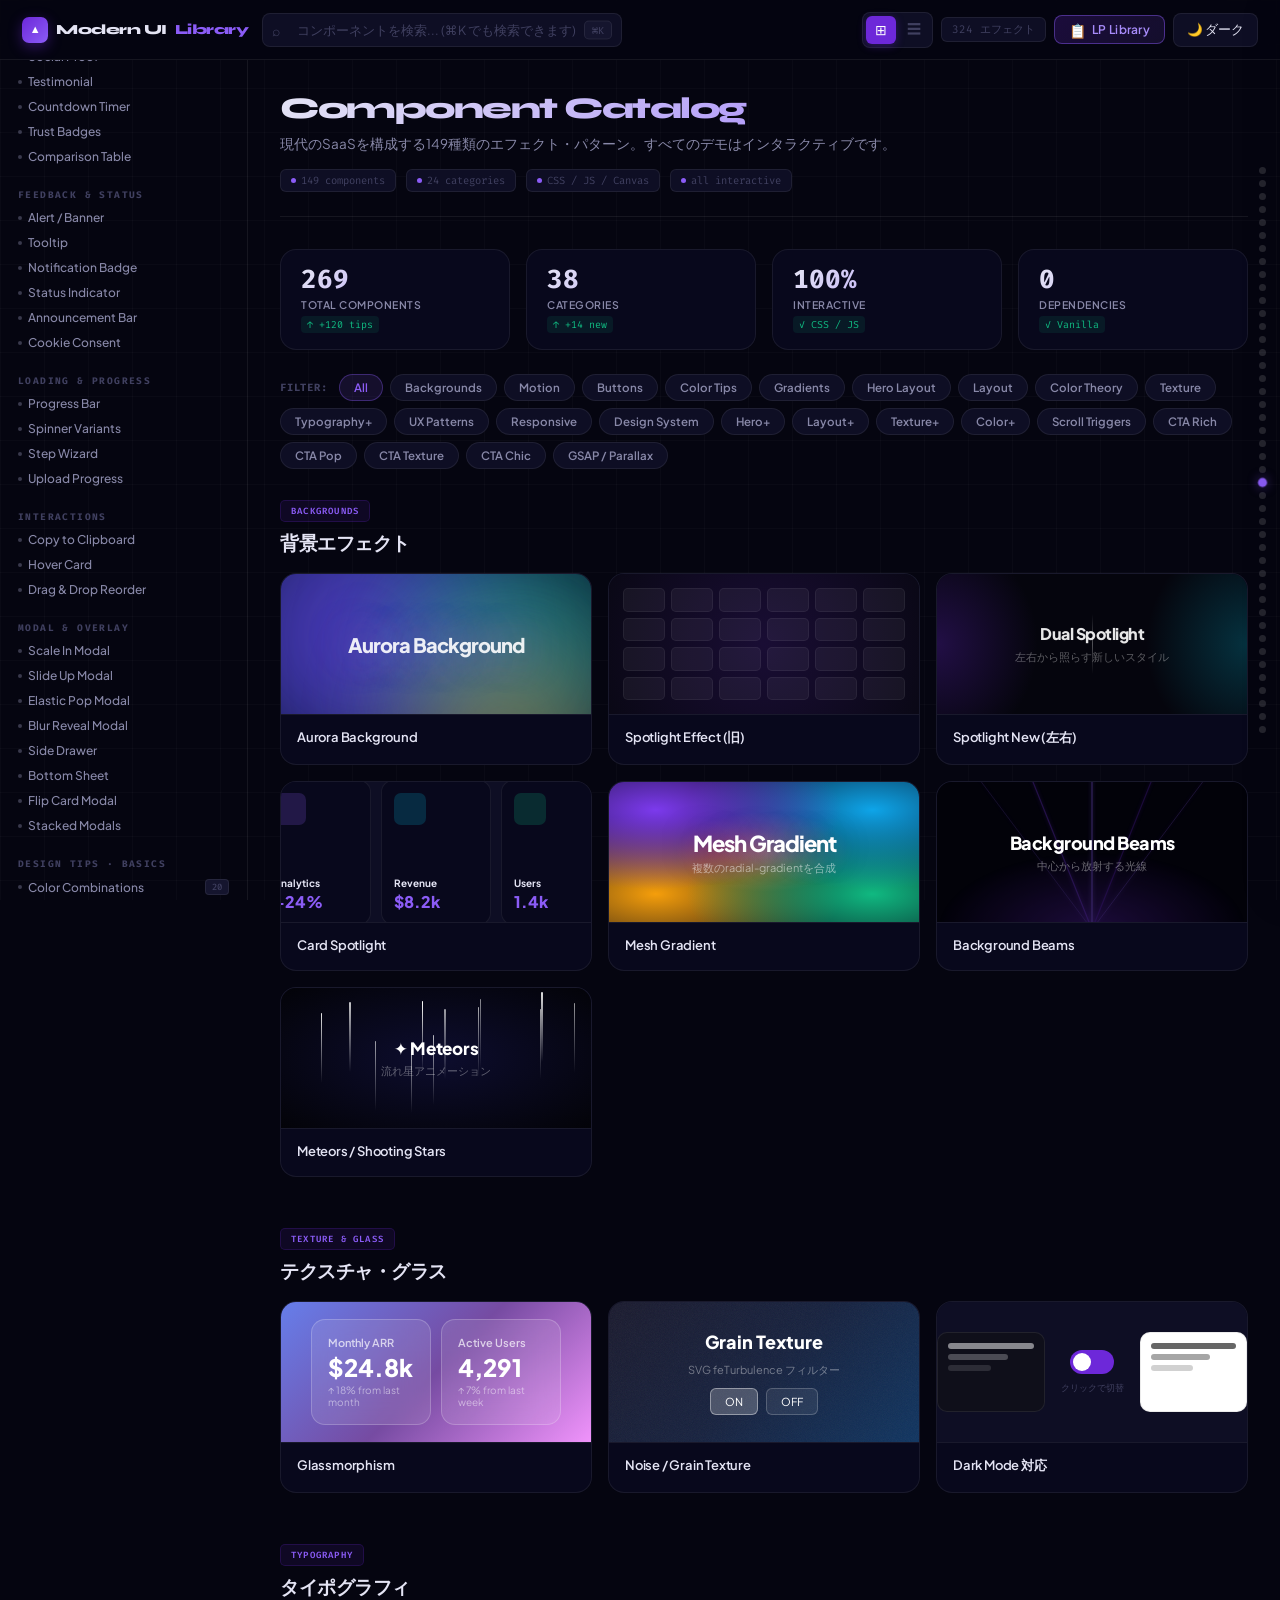
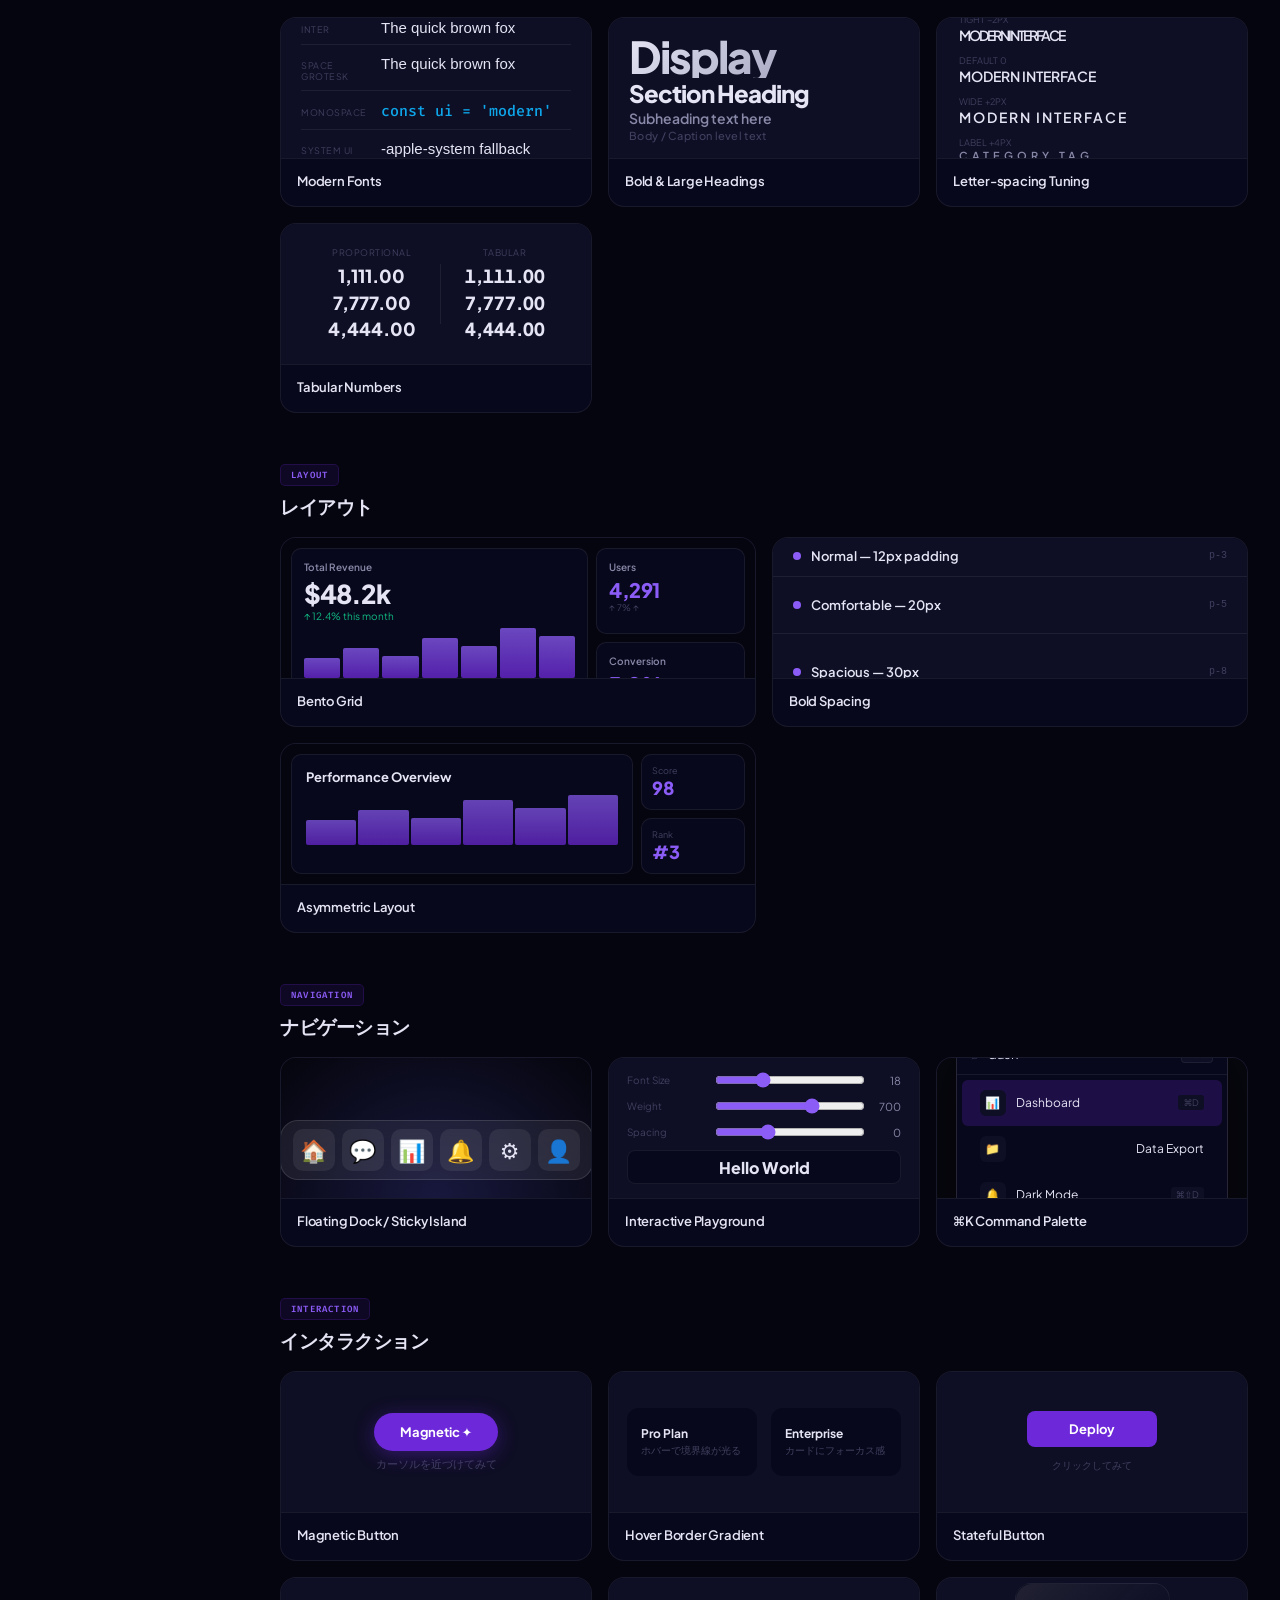
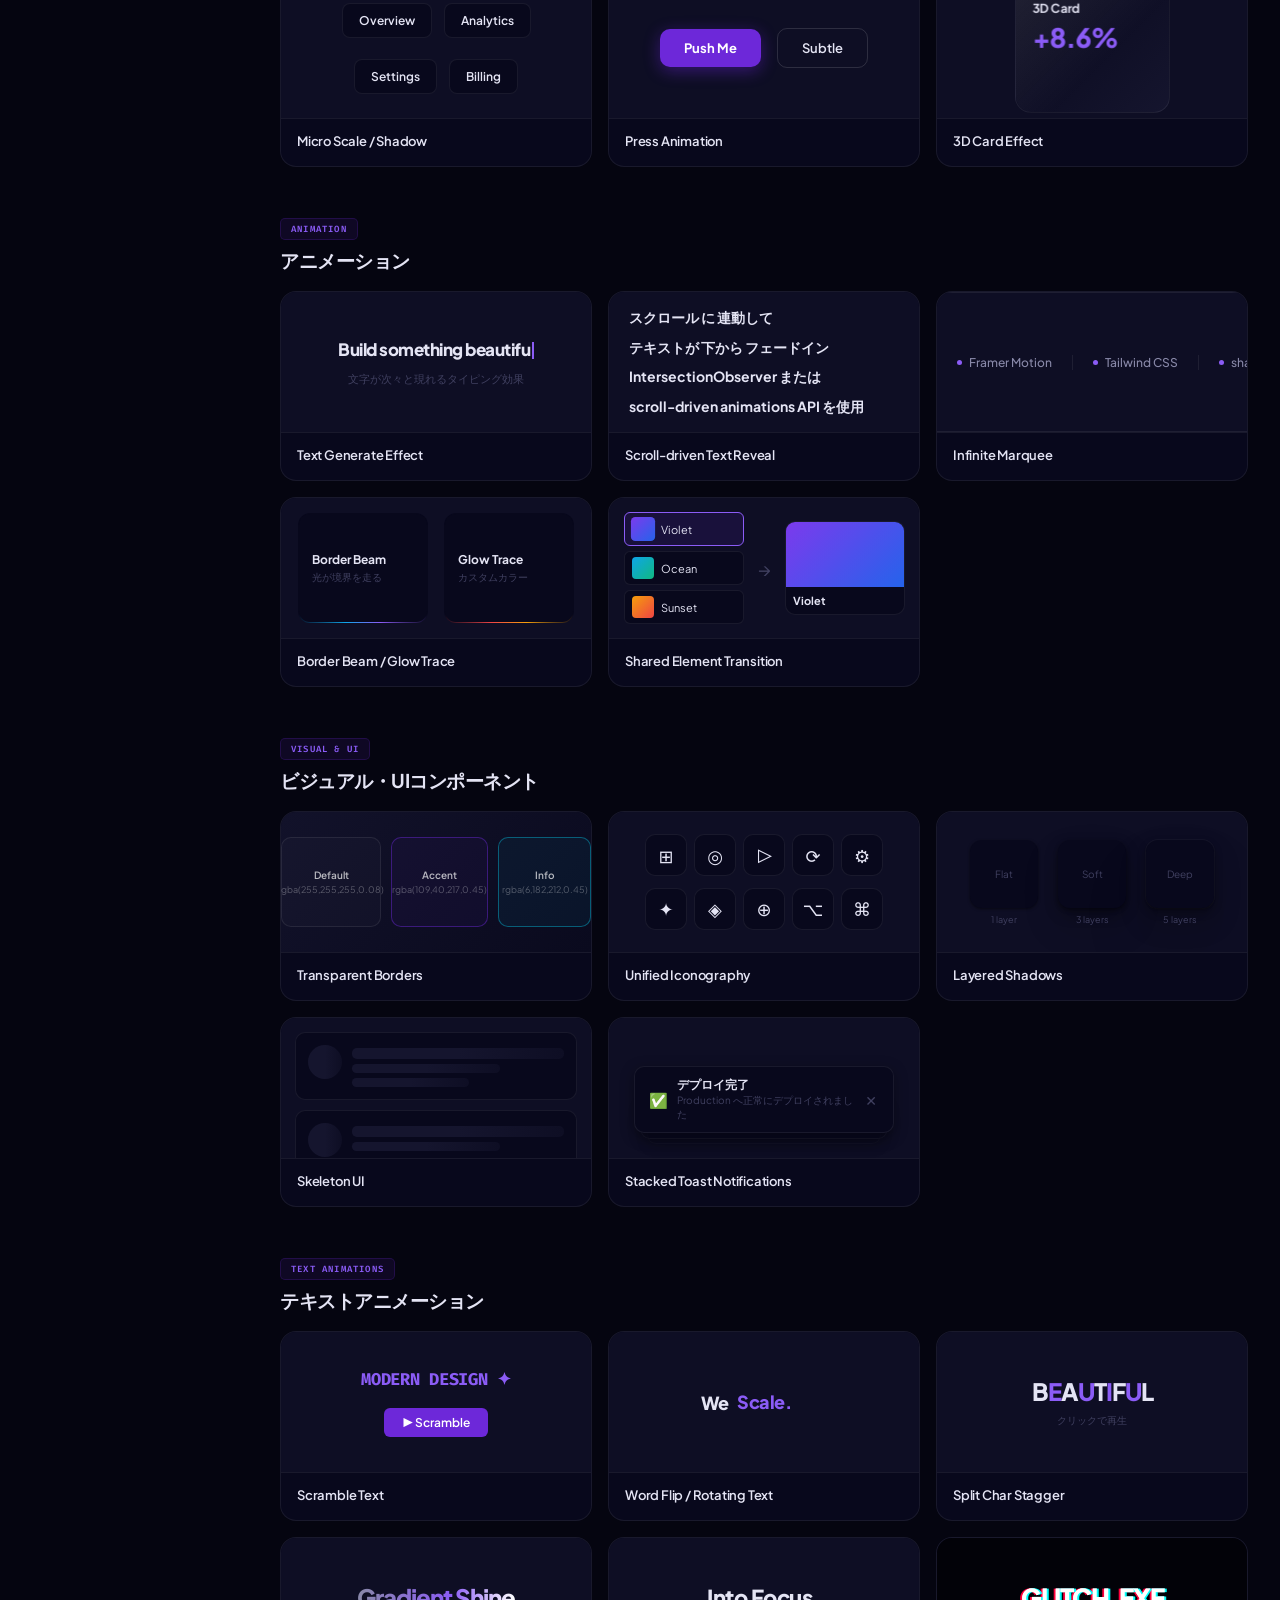
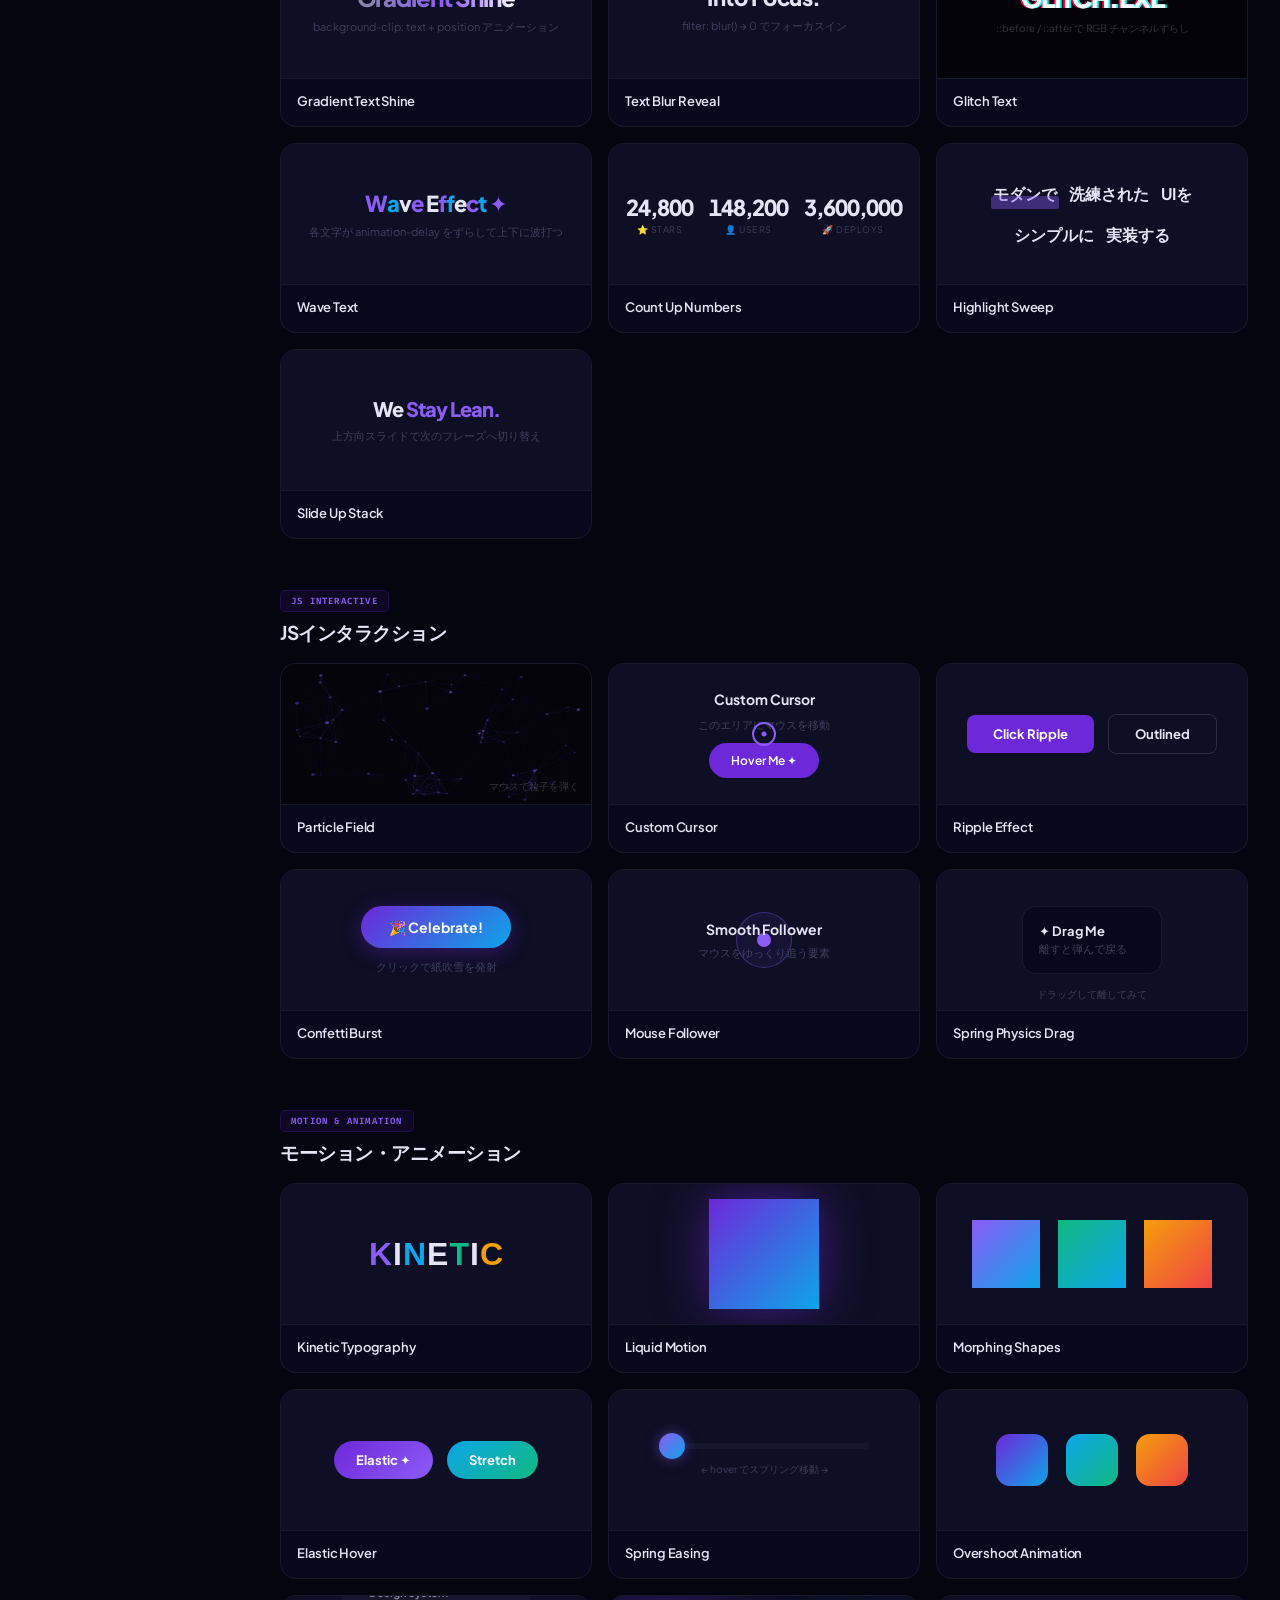
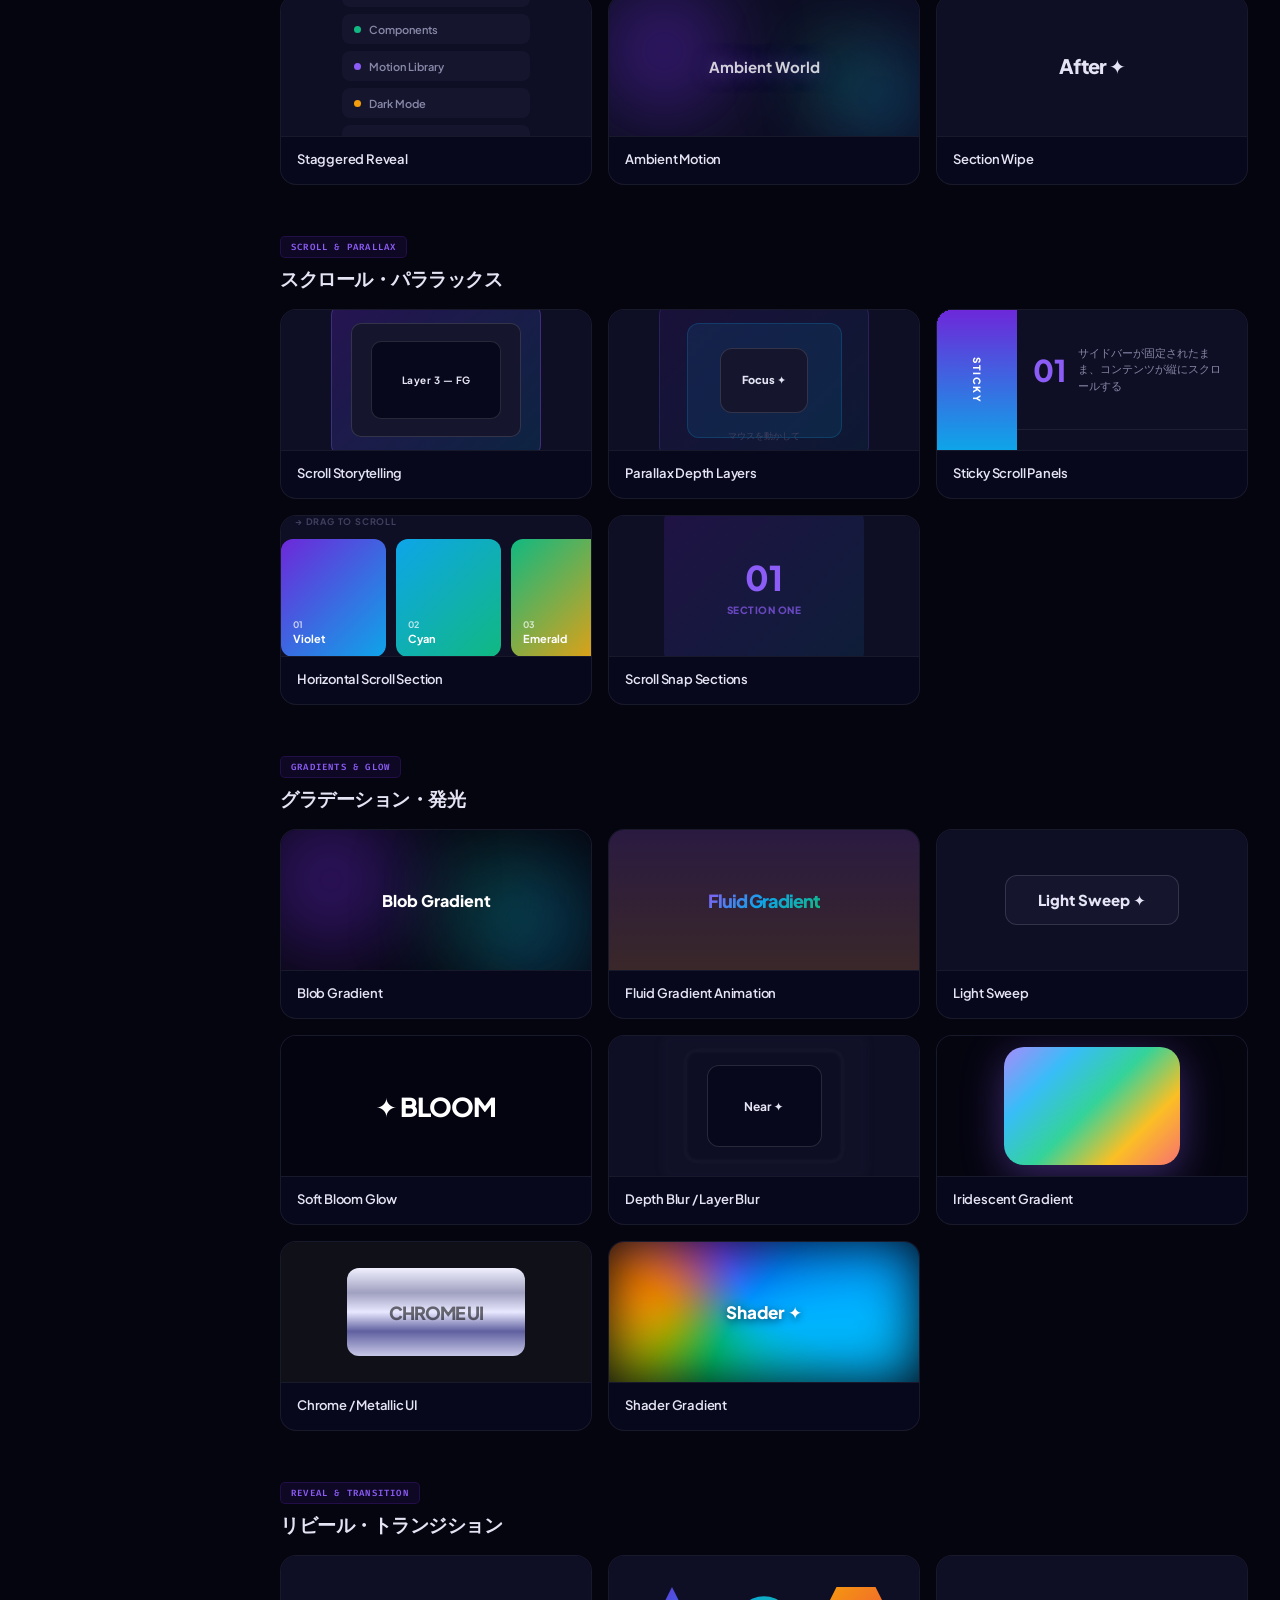
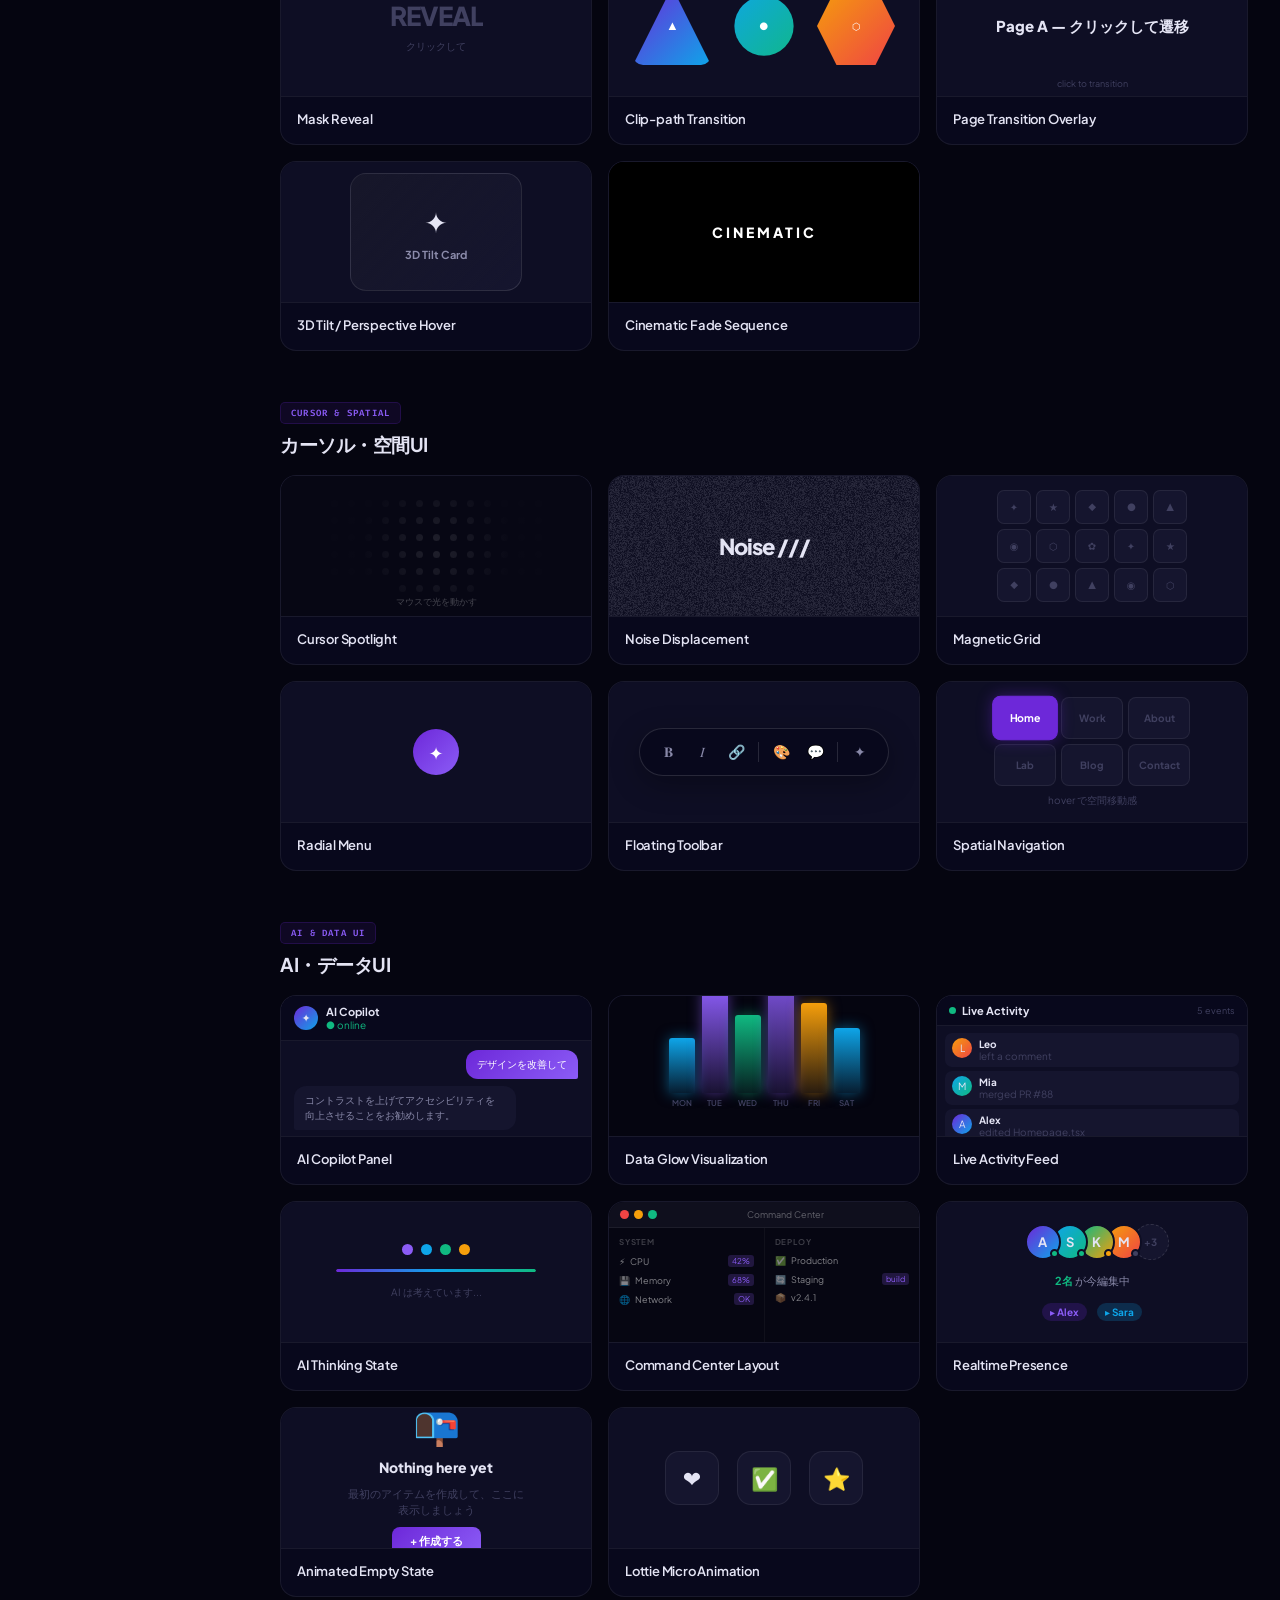
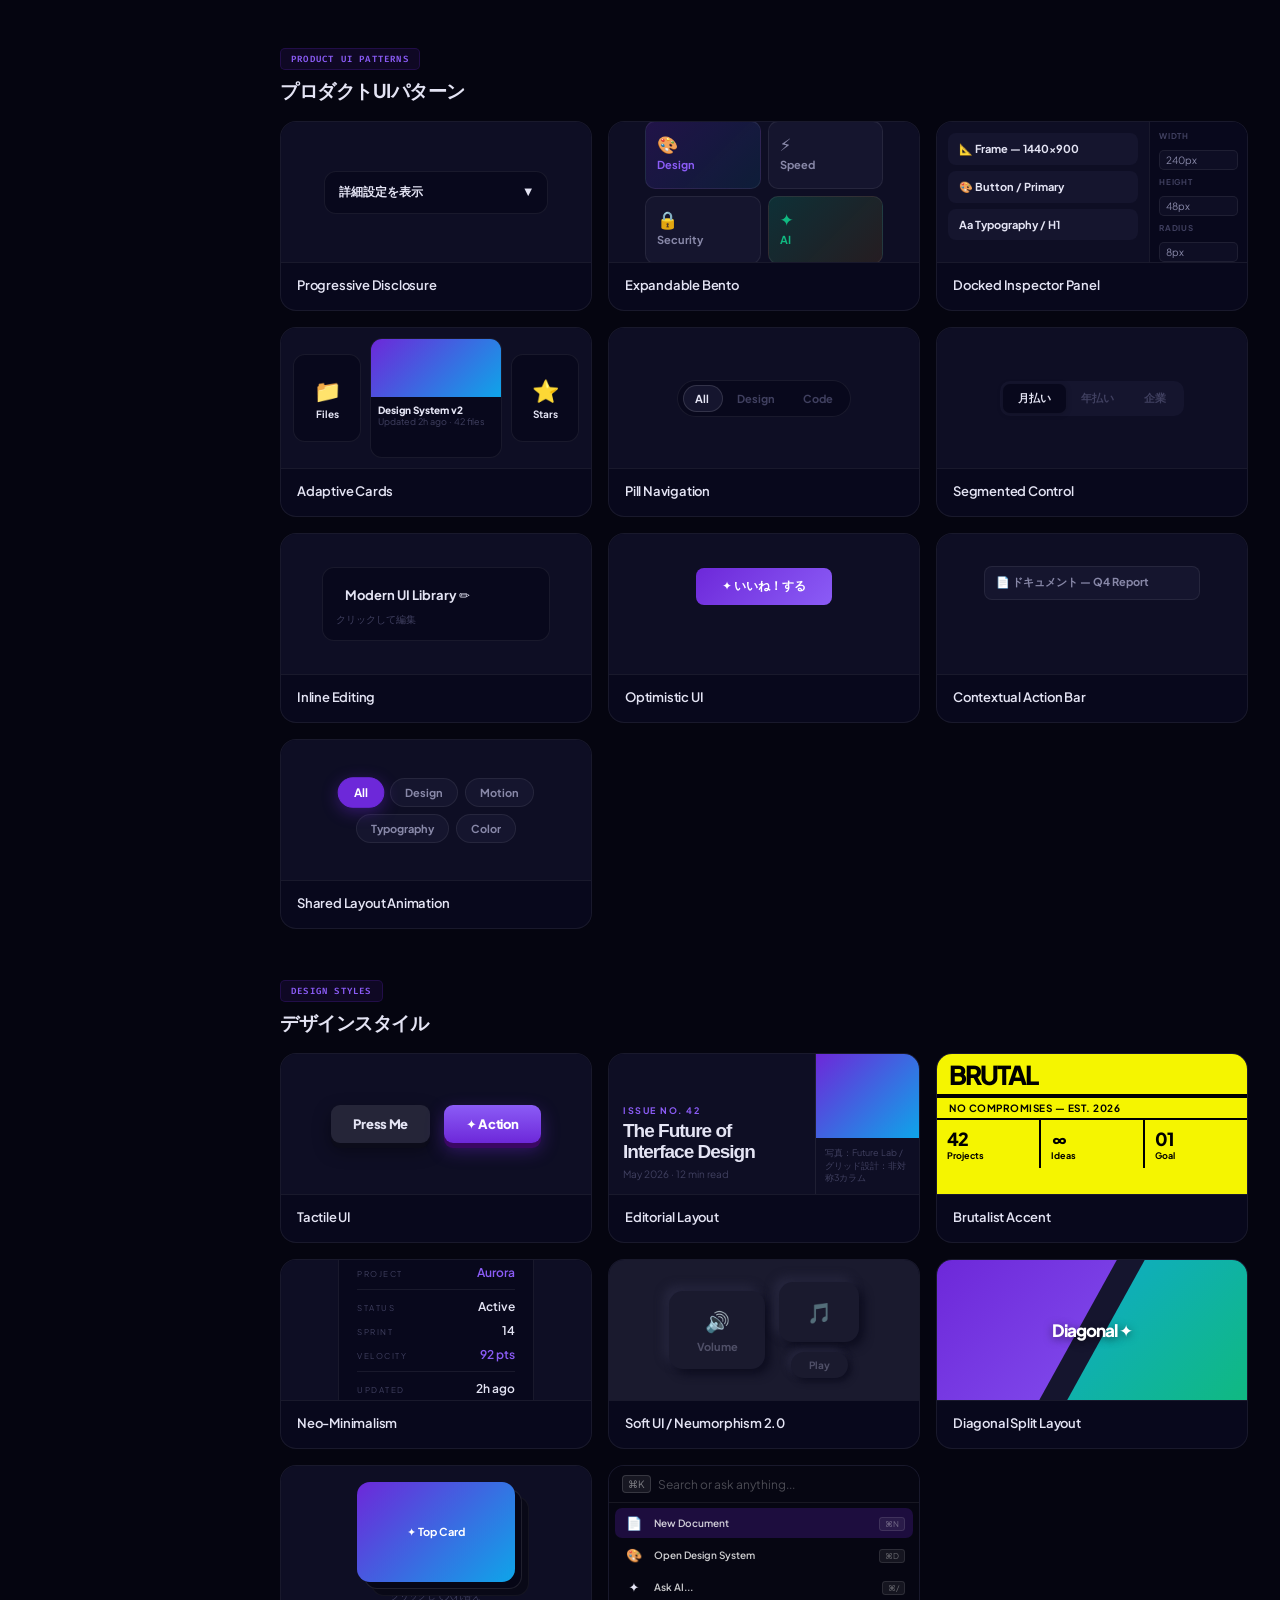
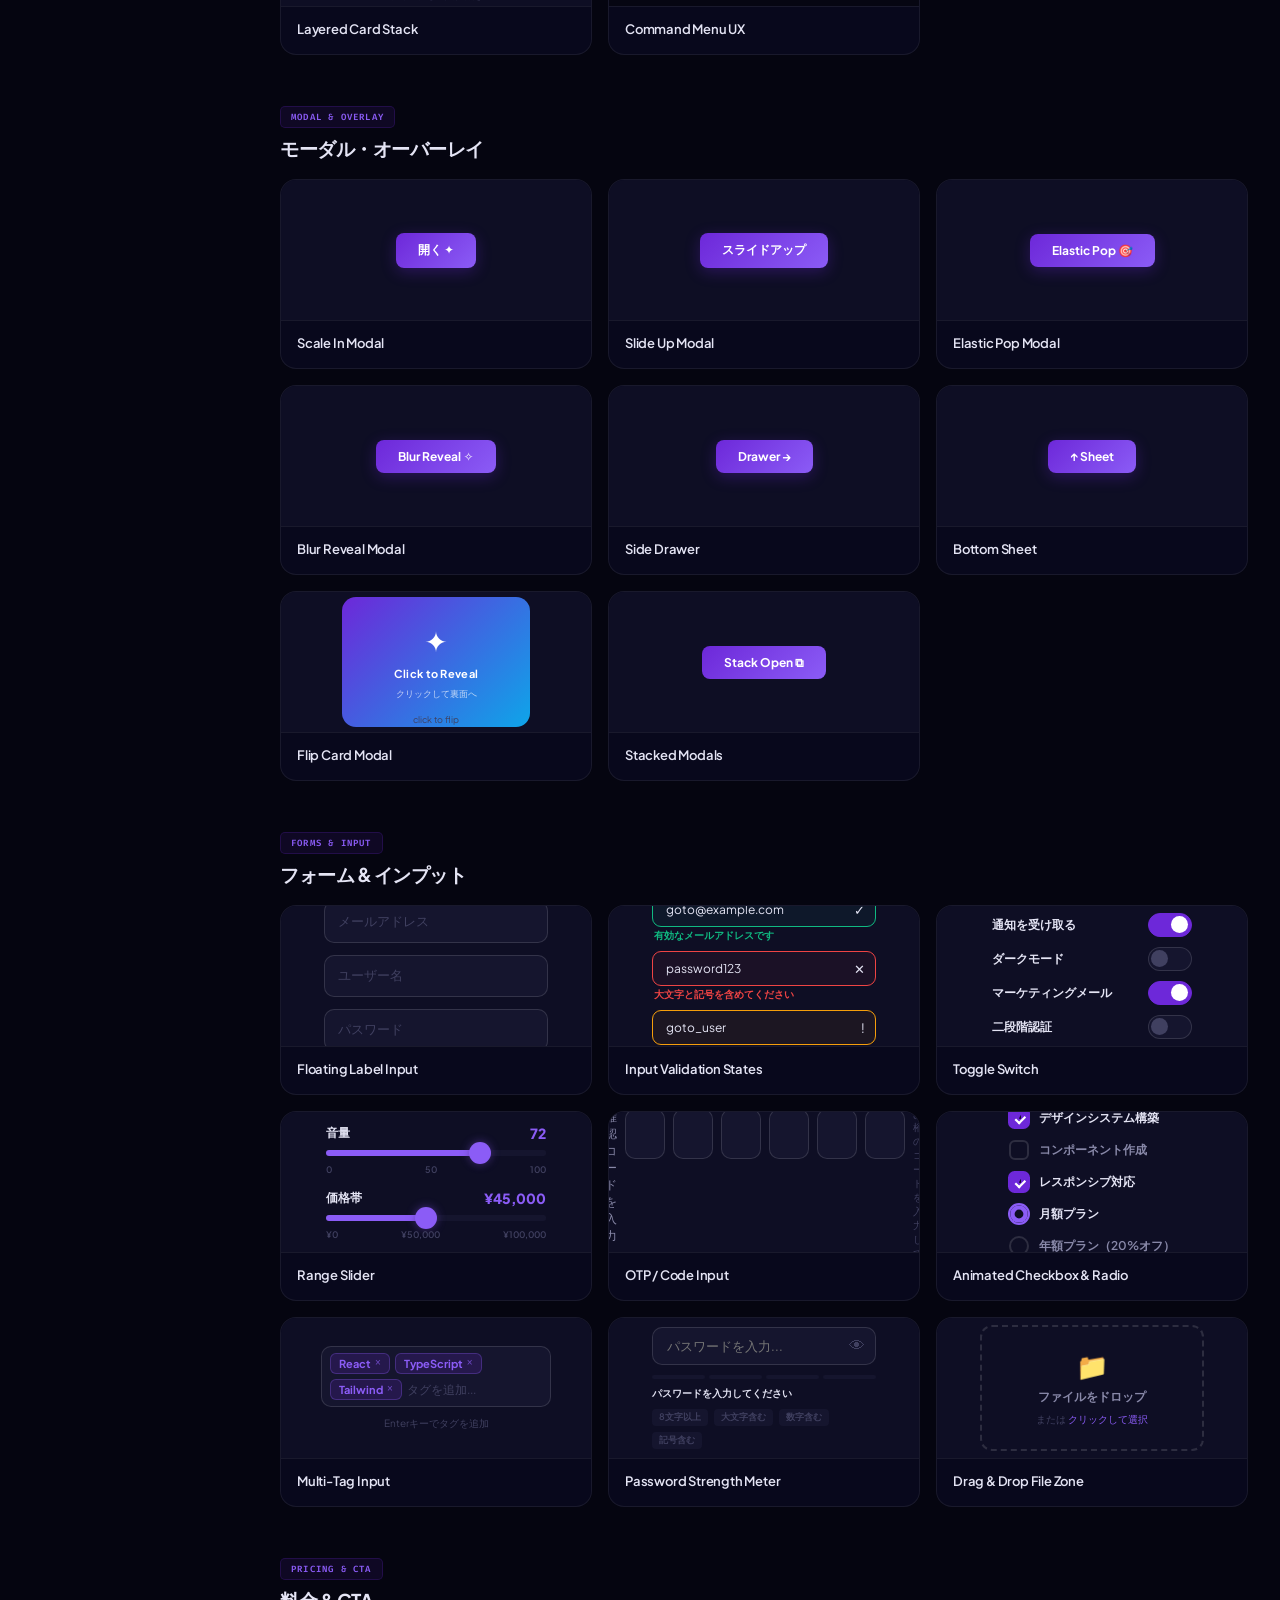
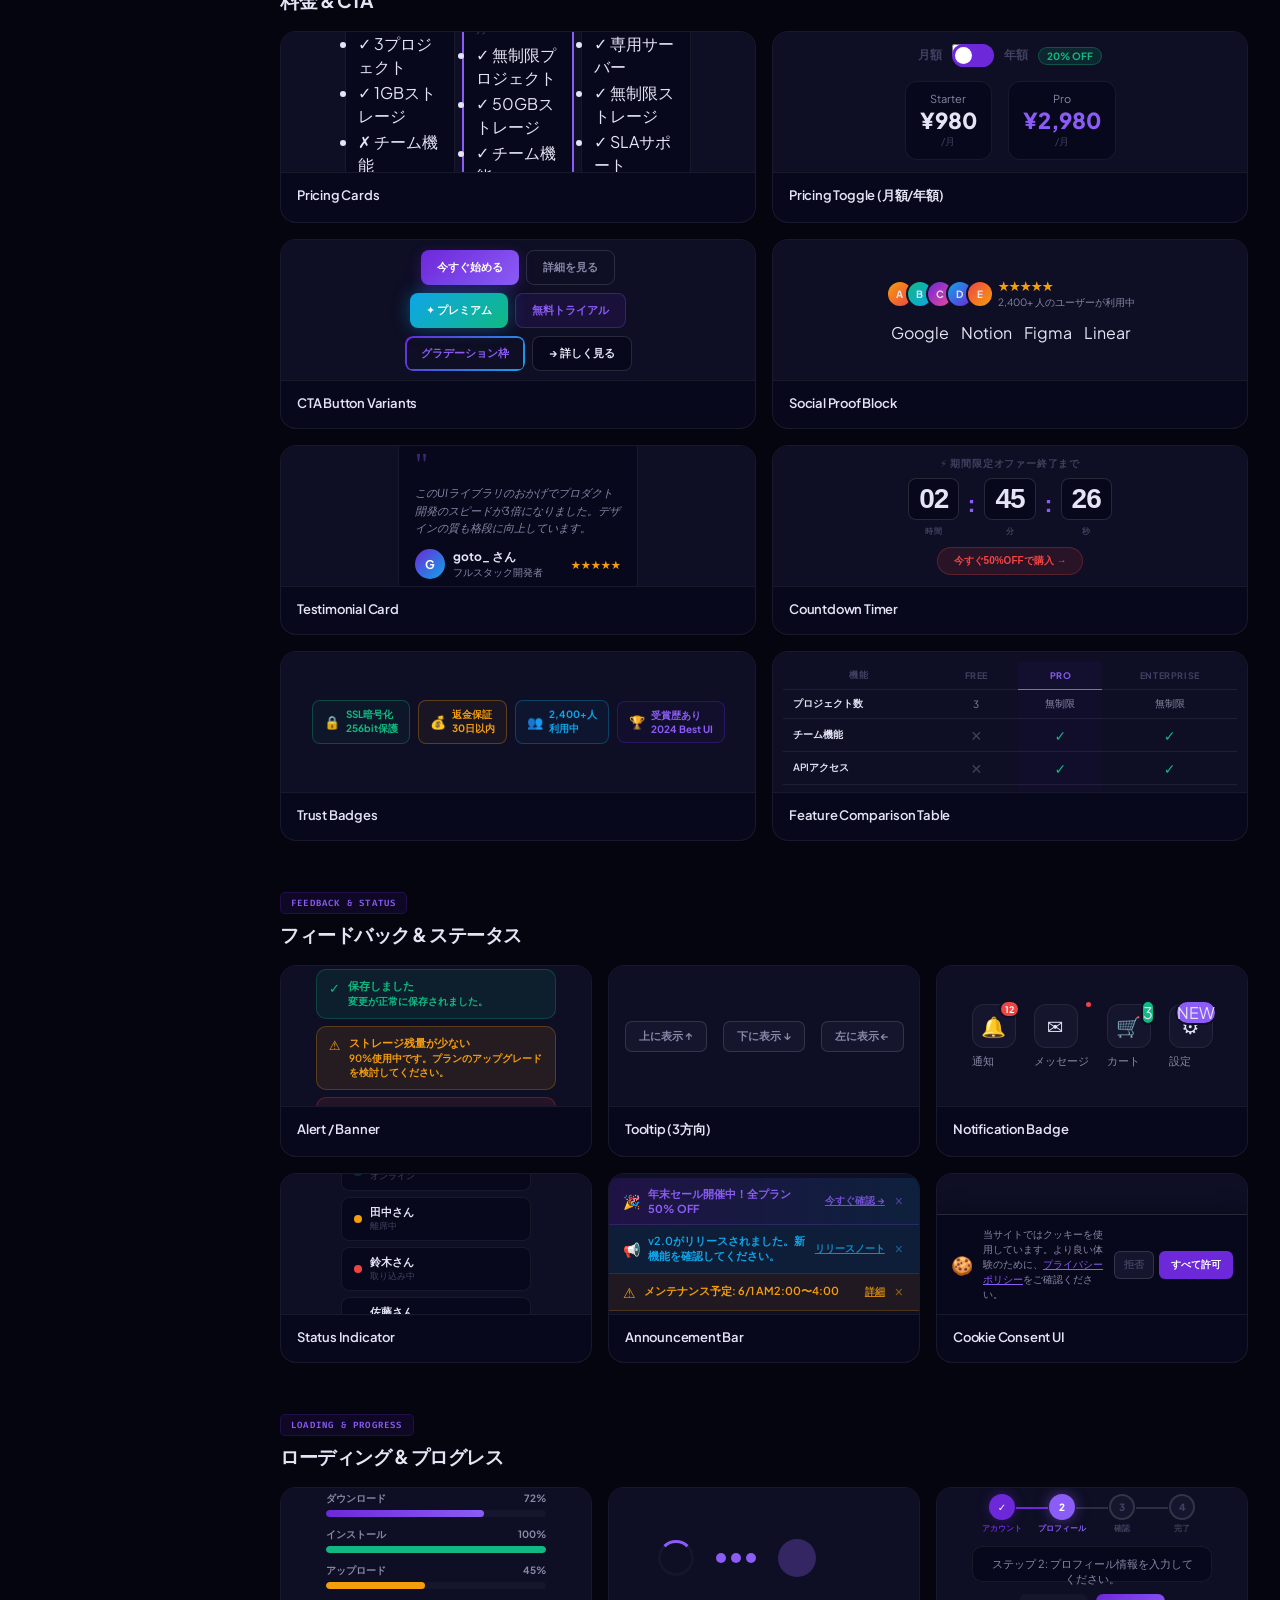
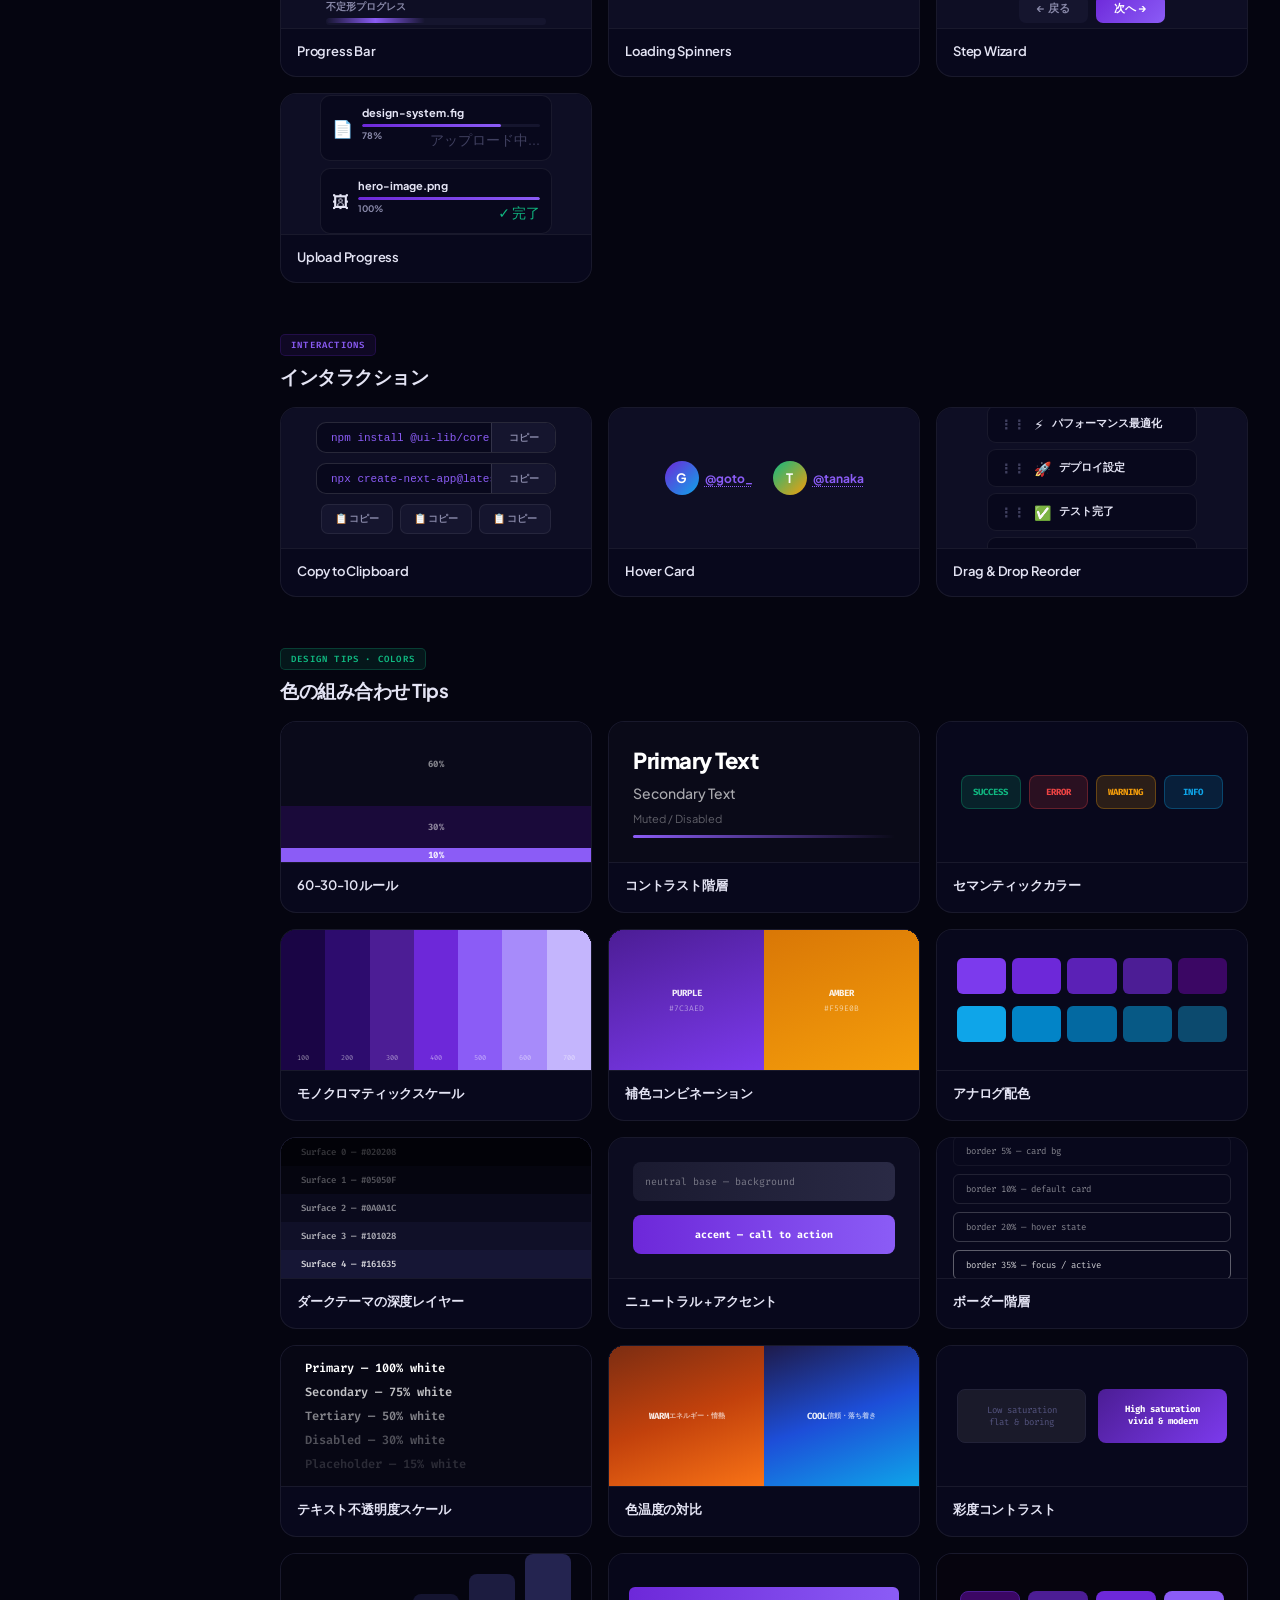
<file: index.html>
<!DOCTYPE html>
<html lang="ja" data-theme="dark">
<head>
<meta charset="UTF-8">
<meta name="viewport" content="width=device-width, initial-scale=1.0">
<title>Modern UI Library — Component Catalog</title>
<link rel="preconnect" href="https://fonts.googleapis.com">
<link rel="preconnect" href="https://fonts.gstatic.com" crossorigin>
<link href="https://fonts.googleapis.com/css2?family=Syne:wght@700;800&family=Plus+Jakarta+Sans:ital,wght@0,300;0,400;0,500;0,600;0,700;0,800;1,400&family=Fira+Code:wght@400;500&display=swap" rel="stylesheet">
<link rel="stylesheet" href="styles.css">
<link rel="stylesheet" href="v2-lp-lib.css">
</head><body>

<header class="hdr">
  <div class="hdr-logo">
    <div class="hdr-logo-mark">▲</div>
    Modern UI<span>Library</span>
  </div>
  <div class="hdr-search">
    <span class="hdr-search-ico">⌕</span>
    <input type="text" id="search" placeholder="コンポーネントを検索... (⌘K でも検索できます)">
    <span class="cmd-open-badge" id="cmdOpenBadge" title="コマンドパレットを開く (Ctrl/Cmd+K)">⌘K</span>
  </div>
  <div class="hdr-right">
    <div class="view-toggle">
      <button class="view-toggle-btn" id="viewGrid" title="グリッド表示">⊞</button>
      <button class="view-toggle-btn" id="viewList" title="リスト表示">☰</button>
    </div>
    <span class="hdr-count" id="count">269 エフェクト</span>
    <button class="hdr-btn" id="lpLibBtn"><span class="lpl-btn-icon">📋</span> LP Library</button>
    <button class="hdr-btn" id="themeBtn">🌙 ダーク</button>
  </div>
</header>

<nav class="sidebar" id="sidebar">
  <div class="sb-cat">
    <div class="sb-cat-title">Backgrounds</div>
    <a class="sb-link" href="#aurora"><span class="sb-link-dot"></span>Aurora Background</a>
    <a class="sb-link" href="#spot-old"><span class="sb-link-dot"></span>Spotlight (旧)</a>
    <a class="sb-link" href="#spot-new"><span class="sb-link-dot"></span>Spotlight New</a>
    <a class="sb-link" href="#card-spot"><span class="sb-link-dot"></span>Card Spotlight</a>
    <a class="sb-link" href="#mesh"><span class="sb-link-dot"></span>Mesh Gradient</a>
    <a class="sb-link" href="#beams"><span class="sb-link-dot"></span>Background Beams</a>
    <a class="sb-link" href="#meteors"><span class="sb-link-dot"></span>Meteors</a>
  </div>
  <div class="sb-cat">
    <div class="sb-cat-title">Texture & Glass</div>
    <a class="sb-link" href="#glass"><span class="sb-link-dot"></span>Glassmorphism</a>
    <a class="sb-link" href="#noise"><span class="sb-link-dot"></span>Noise / Grain</a>
    <a class="sb-link" href="#darkmode"><span class="sb-link-dot"></span>Dark Mode</a>
  </div>
  <div class="sb-cat">
    <div class="sb-cat-title">Typography</div>
    <a class="sb-link" href="#fonts"><span class="sb-link-dot"></span>Modern Fonts</a>
    <a class="sb-link" href="#headings"><span class="sb-link-dot"></span>Bold Headings</a>
    <a class="sb-link" href="#tracking"><span class="sb-link-dot"></span>Letter Spacing</a>
    <a class="sb-link" href="#tabular"><span class="sb-link-dot"></span>Tabular Numbers</a>
  </div>
  <div class="sb-cat">
    <div class="sb-cat-title">Layout</div>
    <a class="sb-link" href="#bento"><span class="sb-link-dot"></span>Bento Grid</a>
    <a class="sb-link" href="#spacing"><span class="sb-link-dot"></span>Bold Spacing</a>
    <a class="sb-link" href="#asym"><span class="sb-link-dot"></span>Asymmetric Layout</a>
  </div>
  <div class="sb-cat">
    <div class="sb-cat-title">Navigation</div>
    <a class="sb-link" href="#dock"><span class="sb-link-dot"></span>Floating Dock</a>
    <a class="sb-link" href="#cmd"><span class="sb-link-dot"></span>⌘K Command Palette</a>
    <a class="sb-link" href="#playground"><span class="sb-link-dot"></span>Interactive Playground</a>
  </div>
  <div class="sb-cat">
    <div class="sb-cat-title">Interaction</div>
    <a class="sb-link" href="#magnetic"><span class="sb-link-dot"></span>Magnetic Button</a>
    <a class="sb-link" href="#hbg"><span class="sb-link-dot"></span>Hover Border Gradient</a>
    <a class="sb-link" href="#stateful"><span class="sb-link-dot"></span>Stateful Button</a>
    <a class="sb-link" href="#micro"><span class="sb-link-dot"></span>Micro Scale / Shadow</a>
    <a class="sb-link" href="#press"><span class="sb-link-dot"></span>Press Animation</a>
    <a class="sb-link" href="#card3d"><span class="sb-link-dot"></span>3D Card Effect</a>
  </div>
  <div class="sb-cat">
    <div class="sb-cat-title">Animation</div>
    <a class="sb-link" href="#textgen"><span class="sb-link-dot"></span>Text Generate</a>
    <a class="sb-link" href="#scroll-reveal"><span class="sb-link-dot"></span>Scroll Text Reveal</a>
    <a class="sb-link" href="#marquee"><span class="sb-link-dot"></span>Infinite Marquee</a>
    <a class="sb-link" href="#beam"><span class="sb-link-dot"></span>Border Beam</a>
    <a class="sb-link" href="#set"><span class="sb-link-dot"></span>Shared Element</a>
  </div>
  <div class="sb-cat">
    <div class="sb-cat-title">Visual & UI</div>
    <a class="sb-link" href="#tb"><span class="sb-link-dot"></span>Transparent Borders</a>
    <a class="sb-link" href="#icons"><span class="sb-link-dot"></span>Unified Iconography</a>
    <a class="sb-link" href="#shadows"><span class="sb-link-dot"></span>Layered Shadows</a>
    <a class="sb-link" href="#skel"><span class="sb-link-dot"></span>Skeleton UI</a>
    <a class="sb-link" href="#toast"><span class="sb-link-dot"></span>Stacked Toasts</a>
  </div>
  <div class="sb-cat">
    <div class="sb-cat-title">Text Animations</div>
    <a class="sb-link" href="#scramble"><span class="sb-link-dot"></span>Scramble Text</a>
    <a class="sb-link" href="#wordflip"><span class="sb-link-dot"></span>Word Flip</a>
    <a class="sb-link" href="#splitchar"><span class="sb-link-dot"></span>Split Char Stagger</a>
    <a class="sb-link" href="#gradflow"><span class="sb-link-dot"></span>Gradient Text Shine</a>
    <a class="sb-link" href="#blurreveal"><span class="sb-link-dot"></span>Blur Reveal</a>
    <a class="sb-link" href="#glitch"><span class="sb-link-dot"></span>Glitch Text</a>
    <a class="sb-link" href="#wavetext"><span class="sb-link-dot"></span>Wave Text</a>
    <a class="sb-link" href="#countup"><span class="sb-link-dot"></span>Count Up</a>
    <a class="sb-link" href="#highlight"><span class="sb-link-dot"></span>Highlight Sweep</a>
    <a class="sb-link" href="#slidestack"><span class="sb-link-dot"></span>Slide Up Stack</a>
  </div>
  <div class="sb-cat">
    <div class="sb-cat-title">JS Interactive</div>
    <a class="sb-link" href="#particles"><span class="sb-link-dot"></span>Particle Field</a>
    <a class="sb-link" href="#customcursor"><span class="sb-link-dot"></span>Custom Cursor</a>
    <a class="sb-link" href="#ripple"><span class="sb-link-dot"></span>Ripple Effect</a>
    <a class="sb-link" href="#confetti"><span class="sb-link-dot"></span>Confetti Burst</a>
    <a class="sb-link" href="#mousefollower"><span class="sb-link-dot"></span>Mouse Follower</a>
    <a class="sb-link" href="#springdrag"><span class="sb-link-dot"></span>Spring Drag</a>
  </div>
  <div class="sb-cat">
    <div class="sb-cat-title">Motion & Anim</div>
    <a class="sb-link" href="#kinetic"><span class="sb-link-dot"></span>Kinetic Typography</a>
    <a class="sb-link" href="#liquid"><span class="sb-link-dot"></span>Liquid Motion</a>
    <a class="sb-link" href="#morphshape"><span class="sb-link-dot"></span>Morphing Shapes</a>
    <a class="sb-link" href="#elastic"><span class="sb-link-dot"></span>Elastic Hover</a>
    <a class="sb-link" href="#springease"><span class="sb-link-dot"></span>Spring Easing</a>
    <a class="sb-link" href="#overshoot"><span class="sb-link-dot"></span>Overshoot Anim</a>
    <a class="sb-link" href="#staggerrev"><span class="sb-link-dot"></span>Staggered Reveal</a>
    <a class="sb-link" href="#ambient"><span class="sb-link-dot"></span>Ambient Motion</a>
    <a class="sb-link" href="#sectionwipe"><span class="sb-link-dot"></span>Section Wipe</a>
  </div>
  <div class="sb-cat">
    <div class="sb-cat-title">Scroll & Parallax</div>
    <a class="sb-link" href="#scrollstory"><span class="sb-link-dot"></span>Scroll Storytelling</a>
    <a class="sb-link" href="#parallax"><span class="sb-link-dot"></span>Parallax Layers</a>
    <a class="sb-link" href="#stickyscroll"><span class="sb-link-dot"></span>Sticky Scroll</a>
    <a class="sb-link" href="#hscroll"><span class="sb-link-dot"></span>Horizontal Scroll</a>
    <a class="sb-link" href="#snapscroll"><span class="sb-link-dot"></span>Scroll Snap</a>
  </div>
  <div class="sb-cat">
    <div class="sb-cat-title">Gradients & Glow</div>
    <a class="sb-link" href="#blobgrad"><span class="sb-link-dot"></span>Blob Gradient</a>
    <a class="sb-link" href="#fluidgrad"><span class="sb-link-dot"></span>Fluid Gradient</a>
    <a class="sb-link" href="#lightsweep"><span class="sb-link-dot"></span>Light Sweep</a>
    <a class="sb-link" href="#bloom"><span class="sb-link-dot"></span>Soft Bloom Glow</a>
    <a class="sb-link" href="#depthblur"><span class="sb-link-dot"></span>Depth Blur</a>
    <a class="sb-link" href="#iridescent"><span class="sb-link-dot"></span>Iridescent</a>
    <a class="sb-link" href="#chrome"><span class="sb-link-dot"></span>Chrome Metallic</a>
    <a class="sb-link" href="#shader"><span class="sb-link-dot"></span>Shader Gradient</a>
  </div>
  <div class="sb-cat">
    <div class="sb-cat-title">Reveal & Transition</div>
    <a class="sb-link" href="#maskreveal"><span class="sb-link-dot"></span>Mask Reveal</a>
    <a class="sb-link" href="#cliptrans"><span class="sb-link-dot"></span>Clip-path Transition</a>
    <a class="sb-link" href="#pagetrans"><span class="sb-link-dot"></span>Page Transition</a>
    <a class="sb-link" href="#tilt3d"><span class="sb-link-dot"></span>3D Tilt</a>
    <a class="sb-link" href="#cinematic"><span class="sb-link-dot"></span>Cinematic Fade</a>
  </div>
  <div class="sb-cat">
    <div class="sb-cat-title">Cursor & Spatial</div>
    <a class="sb-link" href="#cursorspot"><span class="sb-link-dot"></span>Cursor Spotlight</a>
    <a class="sb-link" href="#noisedisp"><span class="sb-link-dot"></span>Noise Displacement</a>
    <a class="sb-link" href="#maggrid"><span class="sb-link-dot"></span>Magnetic Grid</a>
    <a class="sb-link" href="#radialmenu"><span class="sb-link-dot"></span>Radial Menu</a>
    <a class="sb-link" href="#floattoolbar"><span class="sb-link-dot"></span>Floating Toolbar</a>
    <a class="sb-link" href="#spatnav"><span class="sb-link-dot"></span>Spatial Navigation</a>
  </div>
  <div class="sb-cat">
    <div class="sb-cat-title">AI & Data UI</div>
    <a class="sb-link" href="#aicopilot"><span class="sb-link-dot"></span>AI Copilot Panel</a>
    <a class="sb-link" href="#dataglow"><span class="sb-link-dot"></span>Data Glow Viz</a>
    <a class="sb-link" href="#livefeed"><span class="sb-link-dot"></span>Live Activity Feed</a>
    <a class="sb-link" href="#aithink"><span class="sb-link-dot"></span>AI Thinking State</a>
    <a class="sb-link" href="#cmdcenter"><span class="sb-link-dot"></span>Command Center</a>
    <a class="sb-link" href="#presence"><span class="sb-link-dot"></span>Realtime Presence</a>
    <a class="sb-link" href="#emptystate"><span class="sb-link-dot"></span>Animated Empty State</a>
    <a class="sb-link" href="#lottie"><span class="sb-link-dot"></span>Lottie Micro Anim</a>
  </div>
  <div class="sb-cat">
    <div class="sb-cat-title">Product UI</div>
    <a class="sb-link" href="#progdisc"><span class="sb-link-dot"></span>Progressive Disclosure</a>
    <a class="sb-link" href="#expbento"><span class="sb-link-dot"></span>Expandable Bento</a>
    <a class="sb-link" href="#inspector"><span class="sb-link-dot"></span>Docked Inspector</a>
    <a class="sb-link" href="#adaptcard"><span class="sb-link-dot"></span>Adaptive Cards</a>
    <a class="sb-link" href="#pillnav"><span class="sb-link-dot"></span>Pill Navigation</a>
    <a class="sb-link" href="#segment"><span class="sb-link-dot"></span>Segmented Control</a>
    <a class="sb-link" href="#inlineedit"><span class="sb-link-dot"></span>Inline Editing</a>
    <a class="sb-link" href="#optimistic"><span class="sb-link-dot"></span>Optimistic UI</a>
    <a class="sb-link" href="#ctxbar"><span class="sb-link-dot"></span>Contextual Action Bar</a>
    <a class="sb-link" href="#sharedlayout"><span class="sb-link-dot"></span>Shared Layout Anim</a>
  </div>
  <div class="sb-cat">
    <div class="sb-cat-title">Design Styles</div>
    <a class="sb-link" href="#tactile"><span class="sb-link-dot"></span>Tactile UI</a>
    <a class="sb-link" href="#editorial"><span class="sb-link-dot"></span>Editorial Layout</a>
    <a class="sb-link" href="#brutalist"><span class="sb-link-dot"></span>Brutalist Accent</a>
    <a class="sb-link" href="#neomin"><span class="sb-link-dot"></span>Neo-Minimalism</a>
    <a class="sb-link" href="#neumorphism"><span class="sb-link-dot"></span>Neumorphism 2.0</a>
    <a class="sb-link" href="#diagonal"><span class="sb-link-dot"></span>Diagonal Split</a>
    <a class="sb-link" href="#layeredstack"><span class="sb-link-dot"></span>Layered Card Stack</a>
    <a class="sb-link" href="#cmduux"><span class="sb-link-dot"></span>Command Menu UX</a>
  </div>
  <div class="sb-cat">
    <div class="sb-cat-title">Forms & Input</div>
    <a class="sb-link" href="#float-label"><span class="sb-link-dot"></span>Floating Label</a>
    <a class="sb-link" href="#input-valid"><span class="sb-link-dot"></span>Input Validation</a>
    <a class="sb-link" href="#toggle-sw"><span class="sb-link-dot"></span>Toggle Switch</a>
    <a class="sb-link" href="#range-slider"><span class="sb-link-dot"></span>Range Slider</a>
    <a class="sb-link" href="#otp-input"><span class="sb-link-dot"></span>OTP Input</a>
    <a class="sb-link" href="#checkbox-anim"><span class="sb-link-dot"></span>Checkbox Anim</a>
    <a class="sb-link" href="#multi-tag"><span class="sb-link-dot"></span>Multi-tag Input</a>
    <a class="sb-link" href="#pw-strength"><span class="sb-link-dot"></span>Password Strength</a>
    <a class="sb-link" href="#file-drop"><span class="sb-link-dot"></span>File Drop Zone</a>
  </div>
  <div class="sb-cat">
    <div class="sb-cat-title">Pricing & CTA</div>
    <a class="sb-link" href="#pricing-card"><span class="sb-link-dot"></span>Pricing Cards</a>
    <a class="sb-link" href="#pricing-toggle"><span class="sb-link-dot"></span>Pricing Toggle</a>
    <a class="sb-link" href="#cta-variants"><span class="sb-link-dot"></span>CTA Variants</a>
    <a class="sb-link" href="#social-proof"><span class="sb-link-dot"></span>Social Proof</a>
    <a class="sb-link" href="#testimonial"><span class="sb-link-dot"></span>Testimonial</a>
    <a class="sb-link" href="#countdown"><span class="sb-link-dot"></span>Countdown Timer</a>
    <a class="sb-link" href="#trust-badge"><span class="sb-link-dot"></span>Trust Badges</a>
    <a class="sb-link" href="#compare-table"><span class="sb-link-dot"></span>Comparison Table</a>
  </div>
  <div class="sb-cat">
    <div class="sb-cat-title">Feedback & Status</div>
    <a class="sb-link" href="#alert-banner"><span class="sb-link-dot"></span>Alert / Banner</a>
    <a class="sb-link" href="#tooltip-ui"><span class="sb-link-dot"></span>Tooltip</a>
    <a class="sb-link" href="#notif-badge"><span class="sb-link-dot"></span>Notification Badge</a>
    <a class="sb-link" href="#status-dot"><span class="sb-link-dot"></span>Status Indicator</a>
    <a class="sb-link" href="#announce-bar"><span class="sb-link-dot"></span>Announcement Bar</a>
    <a class="sb-link" href="#cookie-ui"><span class="sb-link-dot"></span>Cookie Consent</a>
  </div>
  <div class="sb-cat">
    <div class="sb-cat-title">Loading & Progress</div>
    <a class="sb-link" href="#progress-bar"><span class="sb-link-dot"></span>Progress Bar</a>
    <a class="sb-link" href="#spinner"><span class="sb-link-dot"></span>Spinner Variants</a>
    <a class="sb-link" href="#step-wizard"><span class="sb-link-dot"></span>Step Wizard</a>
    <a class="sb-link" href="#upload-prog"><span class="sb-link-dot"></span>Upload Progress</a>
  </div>
  <div class="sb-cat">
    <div class="sb-cat-title">Interactions</div>
    <a class="sb-link" href="#copy-clip"><span class="sb-link-dot"></span>Copy to Clipboard</a>
    <a class="sb-link" href="#hover-card"><span class="sb-link-dot"></span>Hover Card</a>
    <a class="sb-link" href="#drag-drop"><span class="sb-link-dot"></span>Drag & Drop Reorder</a>
  </div>
  <div class="sb-cat">
    <div class="sb-cat-title">Modal & Overlay</div>
    <a class="sb-link" href="#modal-scale"><span class="sb-link-dot"></span>Scale In Modal</a>
    <a class="sb-link" href="#modal-slide"><span class="sb-link-dot"></span>Slide Up Modal</a>
    <a class="sb-link" href="#modal-elastic"><span class="sb-link-dot"></span>Elastic Pop Modal</a>
    <a class="sb-link" href="#modal-blur"><span class="sb-link-dot"></span>Blur Reveal Modal</a>
    <a class="sb-link" href="#modal-drawer"><span class="sb-link-dot"></span>Side Drawer</a>
    <a class="sb-link" href="#modal-sheet"><span class="sb-link-dot"></span>Bottom Sheet</a>
    <a class="sb-link" href="#modal-flip"><span class="sb-link-dot"></span>Flip Card Modal</a>
    <a class="sb-link" href="#modal-stack"><span class="sb-link-dot"></span>Stacked Modals</a>
  </div>
  <div class="sb-cat">
    <div class="sb-cat-title">Design Tips · Basics</div>
    <a class="sb-link" href="#color-tips"><span class="sb-link-dot"></span>Color Combinations</a>
    <a class="sb-link" href="#gradient-tips"><span class="sb-link-dot"></span>Gradient Techniques</a>
    <a class="sb-link" href="#hero-tips"><span class="sb-link-dot"></span>Hero Section Layout</a>
  </div>
  <div class="sb-cat">
    <div class="sb-cat-title">Design Tips · Advanced</div>
    <a class="sb-link" href="#layout-tips"><span class="sb-link-dot"></span>Layout &amp; Positioning</a>
    <a class="sb-link" href="#colortheory-tips"><span class="sb-link-dot"></span>Color Theory Deep</a>
    <a class="sb-link" href="#texture-tips"><span class="sb-link-dot"></span>Texture &amp; Material</a>
    <a class="sb-link" href="#typography-adv-tips"><span class="sb-link-dot"></span>Typography Advanced</a>
    <a class="sb-link" href="#ux-tips"><span class="sb-link-dot"></span>UX Patterns</a>
    <a class="sb-link" href="#responsive-tips"><span class="sb-link-dot"></span>Responsive / Device</a>
    <a class="sb-link" href="#designsystem-tips"><span class="sb-link-dot"></span>Design System</a>
  </div>
  <div class="sb-cat">
    <div class="sb-cat-title">Design Tips · Extra</div>
    <a class="sb-link" href="#hero-extra"><span class="sb-link-dot"></span>Hero Advanced</a>
    <a class="sb-link" href="#layout-extra"><span class="sb-link-dot"></span>Layout Advanced</a>
    <a class="sb-link" href="#texture-extra"><span class="sb-link-dot"></span>Texture Advanced</a>
    <a class="sb-link" href="#color-extra"><span class="sb-link-dot"></span>Color Advanced</a>
  </div>
  <div class="sb-cat">
    <div class="sb-cat-title">Scroll Triggers</div>
    <a class="sb-link" href="#scroll-triggers"><span class="sb-link-dot"></span>スクロールトリガー</a>
  </div>
  <div class="sb-cat">
    <div class="sb-cat-title">CTA Designs</div>
    <a class="sb-link" href="#cta-rich"><span class="sb-link-dot"></span>Rich · Premium</a>
    <a class="sb-link" href="#cta-pop"><span class="sb-link-dot"></span>Pop · Vibrant</a>
    <a class="sb-link" href="#cta-textured"><span class="sb-link-dot"></span>Textured · Layered</a>
    <a class="sb-link" href="#cta-chic"><span class="sb-link-dot"></span>Chic · Cool</a>
  </div>
  <div class="sb-cat">
    <div class="sb-cat-title">GSAP &amp; Parallax</div>
    <a class="sb-link" href="#gsap-section"><span class="sb-link-dot"></span>Scroll Scrub</a>
    <a class="sb-link" href="#gsap-cascade"><span class="sb-link-dot"></span>Stagger Cascade</a>
    <a class="sb-link" href="#gsap-float"><span class="sb-link-dot"></span>Float Orbs</a>
    <a class="sb-link" href="#gsap-mag"><span class="sb-link-dot"></span>Magnetic Cluster</a>
    <a class="sb-link" href="#gsap-word"><span class="sb-link-dot"></span>Word Reveal</a>
    <a class="sb-link" href="#gsap-depth"><span class="sb-link-dot"></span>Depth Parallax</a>
    <a class="sb-link" href="#gsap-spring"><span class="sb-link-dot"></span>Spring Cards</a>
    <a class="sb-link" href="#gsap-count"><span class="sb-link-dot"></span>Count Morph</a>
    <a class="sb-link" href="#gsap-clip"><span class="sb-link-dot"></span>Clip Wipe</a>
    <a class="sb-link" href="#gsap-vel"><span class="sb-link-dot"></span>Velocity Tilt</a>
  </div>
  <div class="sb-search-wrap">
    <input id="sidebarSearch" class="sb-search" placeholder="カテゴリを絞り込む...">
  </div>
  <div id="favoritesSection" style="display:none">
    <div class="sb-cat-title">★ お気に入り</div>
    <div id="favoritesGrid"></div>
  </div>
</nav>

<main class="main">
  <div class="page-hdr">
    <div class="page-title">Component Catalog</div>
    <div class="page-sub">現代のSaaSを構成する149種類のエフェクト・パターン。すべてのデモはインタラクティブです。</div>
    <div class="page-meta">
      <span>149 components</span>
      <span>24 categories</span>
      <span>CSS / JS / Canvas</span>
      <span>all interactive</span>
    </div>
  </div>

  <!-- DASHBOARD STATS -->
  <div class="dash-stats">
    <div class="dash-stat">
      <div class="dash-num" id="stat-total">269</div>
      <div class="dash-lbl">Total Components</div>
      <div class="dash-delta up">↑ +120 tips</div>
    </div>
    <div class="dash-stat">
      <div class="dash-num">38</div>
      <div class="dash-lbl">Categories</div>
      <div class="dash-delta up">↑ +14 new</div>
    </div>
    <div class="dash-stat">
      <div class="dash-num">100%</div>
      <div class="dash-lbl">Interactive</div>
      <div class="dash-delta up">✓ CSS / JS</div>
    </div>
    <div class="dash-stat">
      <div class="dash-num">0</div>
      <div class="dash-lbl">Dependencies</div>
      <div class="dash-delta up">✓ Vanilla</div>
    </div>
  </div>

  <!-- FILTER BAR -->
  <div class="filter-bar">
    <span class="filter-lbl">Filter:</span>
    <a class="chip chip-active" href="#bg-section">All</a>
    <a class="chip" href="#bg-section">Backgrounds</a>
    <a class="chip" href="#motion-section">Motion</a>
    <a class="chip" href="#button-section">Buttons</a>
    <a class="chip" href="#color-tips">Color Tips</a>
    <a class="chip" href="#gradient-tips">Gradients</a>
    <a class="chip" href="#hero-tips">Hero Layout</a>
    <a class="chip" href="#layout-tips">Layout</a>
    <a class="chip" href="#colortheory-tips">Color Theory</a>
    <a class="chip" href="#texture-tips">Texture</a>
    <a class="chip" href="#typography-adv-tips">Typography+</a>
    <a class="chip" href="#ux-tips">UX Patterns</a>
    <a class="chip" href="#responsive-tips">Responsive</a>
    <a class="chip" href="#designsystem-tips">Design System</a>
    <a class="chip" href="#hero-extra">Hero+</a>
    <a class="chip" href="#layout-extra">Layout+</a>
    <a class="chip" href="#texture-extra">Texture+</a>
    <a class="chip" href="#color-extra">Color+</a>
    <a class="chip" href="#scroll-triggers">Scroll Triggers</a>
    <a class="chip" href="#cta-rich">CTA Rich</a>
    <a class="chip" href="#cta-pop">CTA Pop</a>
    <a class="chip" href="#cta-textured">CTA Texture</a>
    <a class="chip" href="#cta-chic">CTA Chic</a>
    <a class="chip" href="#gsap-section">GSAP / Parallax</a>
  </div>

  <!-- SEARCH EMPTY STATE -->
  <div id="searchEmptyState">
    <div class="ses-icon">🔍</div>
    <div class="ses-title">コンポーネントが見つかりません</div>
    <div class="ses-sub">別のキーワードで検索してみてください</div>
    <button class="ses-reset" onclick="document.getElementById('search').value='';document.getElementById('search').dispatchEvent(new Event('input'))">検索をリセット</button>
  </div>

  <!-- ======================== BACKGROUNDS ======================== -->
  <section class="cat-section" id="bg-section">
    <div class="cat-hdr">
      <div class="cat-tag">Backgrounds</div>
      <div class="cat-title">背景エフェクト</div>
    </div>
    <div class="grid">

      <!-- 1. Aurora -->
      <div class="ecard" id="aurora" data-name="aurora background オーロラ">
        <div class="demo d-aurora">
          <div class="aurora-b aurora-b1"></div>
          <div class="aurora-b aurora-b2"></div>
          <div class="aurora-b aurora-b3"></div>
          <div class="aurora-txt">Aurora Background</div>
        </div>
        <div class="cinfo">
          <div class="cname">Aurora Background</div>
          <div class="cdesc">複数の半透明グラデーションブロブを重ね、ゆっくり動かすことで北極光のような幻想的な背景を生成。Dark mode の Hero セクションに最適。</div>
        </div>
      </div>

      <!-- 2. Spotlight 旧 -->
      <div class="ecard" id="spot-old" data-name="spotlight スポットライト mouse cursor">
        <div class="demo d-spot" id="spotDemo">
          <div class="spot-over" id="spotOver"></div>
          <div class="spot-grid">
            <div class="spot-cell"></div><div class="spot-cell"></div><div class="spot-cell"></div><div class="spot-cell"></div><div class="spot-cell"></div><div class="spot-cell"></div>
            <div class="spot-cell"></div><div class="spot-cell"></div><div class="spot-cell"></div><div class="spot-cell"></div><div class="spot-cell"></div><div class="spot-cell"></div>
            <div class="spot-cell"></div><div class="spot-cell"></div><div class="spot-cell"></div><div class="spot-cell"></div><div class="spot-cell"></div><div class="spot-cell"></div>
            <div class="spot-cell"></div><div class="spot-cell"></div><div class="spot-cell"></div><div class="spot-cell"></div><div class="spot-cell"></div><div class="spot-cell"></div>
          </div>
        </div>
        <div class="cinfo">
          <div class="cname">Spotlight Effect (旧)</div>
          <div class="cdesc">マウスの位置に追従する単一の radial-gradient を使い、カーソル周辺だけを照らすライト効果。暗背景のグリッドやカードに重ねて使用。</div>
        </div>
      </div>

      <!-- 3. Spotlight New -->
      <div class="ecard" id="spot-new" data-name="spotlight new 左右 dual">
        <div class="demo d-spotlr">
          <div class="spotlr-l"></div>
          <div class="spotlr-r"></div>
          <div class="spotlr-c">
            <div class="spotlr-div"></div>
            <div class="spotlr-txt">Dual Spotlight</div>
            <div class="spotlr-sub">左右から照らす新しいスタイル</div>
          </div>
        </div>
        <div class="cinfo">
          <div class="cname">Spotlight New (左右)</div>
          <div class="cdesc">左右の端から中央に向かう2つのスポットライトを配置。ページの主役コンテンツを中央に際立たせる演出。Hero や Landing に。</div>
        </div>
      </div>

      <!-- 4. Card Spotlight -->
      <div class="ecard" id="card-spot" data-name="card spotlight カード ホバー">
        <div class="demo d-cspot">
          <div class="cs-card" data-cs>
            <div class="cs-glow" style="background:radial-gradient(circle at var(--cx,50%) var(--cy,50%),rgba(139,92,246,.35),transparent 60%)"></div>
            <div class="cs-body">
              <div class="cs-icon" style="background:rgba(139,92,246,.2)"></div>
              <div><div class="cs-name">Analytics</div><div class="cs-val">+24%</div></div>
            </div>
          </div>
          <div class="cs-card" data-cs>
            <div class="cs-glow" style="background:radial-gradient(circle at var(--cx,50%) var(--cy,50%),rgba(6,182,212,.35),transparent 60%)"></div>
            <div class="cs-body">
              <div class="cs-icon" style="background:rgba(6,182,212,.2)"></div>
              <div><div class="cs-name">Revenue</div><div class="cs-val">$8.2k</div></div>
            </div>
          </div>
          <div class="cs-card" data-cs>
            <div class="cs-glow" style="background:radial-gradient(circle at var(--cx,50%) var(--cy,50%),rgba(16,185,129,.35),transparent 60%)"></div>
            <div class="cs-body">
              <div class="cs-icon" style="background:rgba(16,185,129,.2)"></div>
              <div><div class="cs-name">Users</div><div class="cs-val">1.4k</div></div>
            </div>
          </div>
        </div>
        <div class="cinfo">
          <div class="cname">Card Spotlight</div>
          <div class="cdesc">カード個別にマウス位置を追跡し、カーソルに追従するグローを描画。ホバーした時にそのカードだけが光る演出。カードグリッドで使用。</div>
        </div>
      </div>

      <!-- 5. Mesh Gradient -->
      <div class="ecard" id="mesh" data-name="mesh gradient メッシュ グラデーション">
        <div class="demo d-mesh">
          <div class="d-mesh-c">
            <div class="d-mesh-txt">Mesh Gradient</div>
            <div class="d-mesh-sub">複数のradial-gradientを合成</div>
          </div>
        </div>
        <div class="cinfo">
          <div class="cname">Mesh Gradient</div>
          <div class="cdesc">複数の radial-gradient を重ね合わせ、有機的でなめらかな色の流れを生成。Figma の Mesh Gradient に近い表現を CSS だけで実現。</div>
        </div>
      </div>

      <!-- 29. Background Beams -->
      <div class="ecard" id="beams" data-name="background beams 光線 ビーム">
        <div class="demo d-beams">
          <svg viewBox="0 0 400 200" preserveAspectRatio="xMidYMid slice">
            <defs>
              <radialGradient id="bg1" cx="50%" cy="100%"><stop offset="0%" stop-color="#4c1d95" stop-opacity=".8"/><stop offset="100%" stop-color="#4c1d95" stop-opacity="0"/></radialGradient>
              <filter id="glow"><feGaussianBlur stdDeviation="3" result="b"/><feMerge><feMergeNode in="b"/><feMergeNode in="SourceGraphic"/></feMerge></filter>
            </defs>
            <rect width="400" height="200" fill="url(#bg1)"/>
            <g filter="url(#glow)" opacity=".7">
              <line x1="200" y1="200" x2="50" y2="0" stroke="#8b5cf6" stroke-width="1"><animate attributeName="opacity" values="0.3;0.8;0.3" dur="4s" repeatCount="indefinite"/></line>
              <line x1="200" y1="200" x2="120" y2="0" stroke="#7c3aed" stroke-width="1.5"><animate attributeName="opacity" values="0.5;1;0.5" dur="3.5s" repeatCount="indefinite"/></line>
              <line x1="200" y1="200" x2="200" y2="0" stroke="#8b5cf6" stroke-width="2"><animate attributeName="opacity" values="0.6;1;0.6" dur="3s" repeatCount="indefinite"/></line>
              <line x1="200" y1="200" x2="280" y2="0" stroke="#6d28d9" stroke-width="1.5"><animate attributeName="opacity" values="0.5;1;0.5" dur="4s" repeatCount="indefinite"/></line>
              <line x1="200" y1="200" x2="350" y2="0" stroke="#8b5cf6" stroke-width="1"><animate attributeName="opacity" values="0.3;0.7;0.3" dur="3.2s" repeatCount="indefinite"/></line>
            </g>
          </svg>
          <div class="d-beams-c">
            <div class="d-beams-t">Background Beams</div>
            <div class="d-beams-s">中心から放射する光線</div>
          </div>
        </div>
        <div class="cinfo">
          <div class="cname">Background Beams</div>
          <div class="cdesc">中央の消失点から放射状に伸びる光の線をSVGやCSSで描画。SaaS系のランディングページや Hero セクションに使われる神秘的な背景。</div>
        </div>
      </div>

      <!-- 30. Meteors -->
      <div class="ecard" id="meteors" data-name="meteors shooting stars 流れ星 メテオ">
        <div class="demo d-meteor" id="meteorDemo">
          <div class="met-c">
            <div class="met-t">✦ Meteors</div>
            <div class="met-s">流れ星アニメーション</div>
          </div>
        </div>
        <div class="cinfo">
          <div class="cname">Meteors / Shooting Stars</div>
          <div class="cdesc">右上から左下方向へ対角線状に飛ぶ流れ星を CSS animation で生成。複数の meteor を時間差で走らせることで奥行きを表現。</div>
        </div>
      </div>

    </div>
  </section>

  <!-- ======================== GLASS & TEXTURE ======================== -->
  <section class="cat-section" id="glass-section">
    <div class="cat-hdr">
      <div class="cat-tag">Texture & Glass</div>
      <div class="cat-title">テクスチャ・グラス</div>
    </div>
    <div class="grid">

      <!-- 6. Glassmorphism -->
      <div class="ecard" id="glass" data-name="glassmorphism glass frost ガラス 磨りガラス">
        <div class="demo d-glass">
          <div class="glass-c">
            <div class="glass-t">Monthly ARR</div>
            <div class="glass-v">$24.8k</div>
            <div class="glass-s">↑ 18% from last month</div>
          </div>
          <div class="glass-c">
            <div class="glass-t">Active Users</div>
            <div class="glass-v">4,291</div>
            <div class="glass-s">↑ 7% from last week</div>
          </div>
        </div>
        <div class="cinfo">
          <div class="cname">Glassmorphism</div>
          <div class="cdesc">backdrop-filter: blur() と半透明背景で「磨りガラス」風のカードを生成。カラフルな背景の上に重ねると効果が際立つ。iOS UI の影響を受けたデザイン。</div>
        </div>
      </div>

      <!-- 7. Noise/Grain -->
      <div class="ecard" id="noise" data-name="noise grain texture ノイズ グレイン テクスチャ">
        <div class="demo d-noise">
          <div class="noise-ov" id="noiseOv"></div>
          <div class="noise-c">
            <div class="noise-t">Grain Texture</div>
            <div class="noise-s">SVG feTurbulence フィルター</div>
            <div class="noise-row">
              <button class="nbtn on" id="noiseOn">ON</button>
              <button class="nbtn" id="noiseOff">OFF</button>
            </div>
          </div>
        </div>
        <div class="cinfo">
          <div class="cname">Noise / Grain Texture</div>
          <div class="cdesc">SVG の feTurbulence フィルターや CSS の background-image で均一なフィルムグレインを合成。デジタルっぽさを和らげ温かみを加える。</div>
        </div>
      </div>

      <!-- 8. Dark Mode -->
      <div class="ecard" id="darkmode" data-name="dark mode ダーク ライト テーマ">
        <div class="demo d-dark">
          <div class="dm-prev dm-dark-p">
            <div class="dm-bar" style="width:100%"></div>
            <div class="dm-bar"></div>
            <div class="dm-bar"></div>
          </div>
          <div class="dm-mid">
            <button class="dm-tog" id="dmToggle"></button>
            <div class="dm-lbl">クリックで切替</div>
          </div>
          <div class="dm-prev dm-light-p">
            <div class="dm-bar" style="width:100%"></div>
            <div class="dm-bar"></div>
            <div class="dm-bar"></div>
          </div>
        </div>
        <div class="cinfo">
          <div class="cname">Dark Mode 対応</div>
          <div class="cdesc">CSS カスタムプロパティとデータ属性でライト/ダークを切り替え。prefers-color-scheme メディアクエリでOSの設定にも自動追従できる。</div>
        </div>
      </div>

    </div>
  </section>

  <!-- ======================== TYPOGRAPHY ======================== -->
  <section class="cat-section" id="typo-section">
    <div class="cat-hdr">
      <div class="cat-tag">Typography</div>
      <div class="cat-title">タイポグラフィ</div>
    </div>
    <div class="grid">

      <!-- 9. Modern Fonts -->
      <div class="ecard" id="fonts" data-name="modern fonts フォント inter geist space grotesk">
        <div class="demo d-fonts">
          <div class="frow"><span class="flbl">Inter</span><span class="fsamp f-inter">The quick brown fox</span></div>
          <div class="frow"><span class="flbl">Space Grotesk</span><span class="fsamp f-space">The quick brown fox</span></div>
          <div class="frow"><span class="flbl">Monospace</span><span class="fsamp f-mono">const ui = 'modern'</span></div>
          <div class="frow"><span class="flbl">System UI</span><span class="fsamp f-sys">-apple-system fallback</span></div>
        </div>
        <div class="cinfo">
          <div class="cname">Modern Fonts</div>
          <div class="cdesc">Inter, Geist, Space Grotesk など可読性と個性を両立したモダンな欧文フォント。font-feature-settings でカーニングや合字を細かく制御する。</div>
        </div>
      </div>

      <!-- 10. Bold Headings -->
      <div class="ecard" id="headings" data-name="bold headings 大きな見出し タイポグラフィ">
        <div class="demo d-head">
          <div class="h-xl">Display</div>
          <div class="h-lg">Section Heading</div>
          <div class="h-md">Subheading text here</div>
          <div class="h-sm">Body / Caption level text</div>
        </div>
        <div class="cinfo">
          <div class="cname">Bold & Large Headings</div>
          <div class="cdesc">font-weight: 900 + letter-spacing: -2px の組み合わせで圧倒的な存在感のタイトルを実現。サイズのコントラストで視覚的ヒエラルキーを明確化。</div>
        </div>
      </div>

      <!-- 11. Letter Spacing -->
      <div class="ecard" id="tracking" data-name="letter spacing tracking カーニング 字間">
        <div class="demo d-track">
          <div class="trk-row"><div class="trk-l">Tight −2px</div><div class="trk-s" style="letter-spacing:-2px">MODERN INTERFACE</div></div>
          <div class="trk-row"><div class="trk-l">Default 0</div><div class="trk-s" style="letter-spacing:0">MODERN INTERFACE</div></div>
          <div class="trk-row"><div class="trk-l">Wide +2px</div><div class="trk-s" style="letter-spacing:2px">MODERN INTERFACE</div></div>
          <div class="trk-row"><div class="trk-l">Label +4px</div><div class="trk-s" style="letter-spacing:4px;font-size:11px;color:var(--text2)">CATEGORY TAG</div></div>
        </div>
        <div class="cinfo">
          <div class="cname">Letter-spacing Tuning</div>
          <div class="cdesc">大見出しは letter-spacing を狭くして密度感を出し、小さなラベルや ALL CAPS テキストは広げて可読性を確保。用途に合わせた字間設定が重要。</div>
        </div>
      </div>

      <!-- 12. Tabular Numbers -->
      <div class="ecard" id="tabular" data-name="tabular numbers 等幅数字 数字">
        <div class="demo d-tab">
          <div class="tab-col">
            <div class="tab-lbl">Proportional</div>
            <div class="tab-n prop" id="propNum">1,111.00</div>
            <div class="tab-n prop">7,777.00</div>
            <div class="tab-n prop">4,444.00</div>
          </div>
          <div class="tab-div"></div>
          <div class="tab-col">
            <div class="tab-lbl">Tabular</div>
            <div class="tab-n" id="tabNum">1,111.00</div>
            <div class="tab-n">7,777.00</div>
            <div class="tab-n">4,444.00</div>
          </div>
        </div>
        <div class="cinfo">
          <div class="cname">Tabular Numbers</div>
          <div class="cdesc">font-variant-numeric: tabular-nums で全ての数字を等幅に。表や価格リストで数値が縦にガタつかず整列する。ダッシュボードの数値表示に必須。</div>
        </div>
      </div>

    </div>
  </section>

  <!-- ======================== LAYOUT ======================== -->
  <section class="cat-section" id="layout-section">
    <div class="cat-hdr">
      <div class="cat-tag">Layout</div>
      <div class="cat-title">レイアウト</div>
    </div>
    <div class="grid wide">

      <!-- 13. Bento Grid -->
      <div class="ecard" id="bento" data-name="bento grid ベントー グリッド 非対称">
        <div class="demo d-bento">
          <div class="bento">
            <div class="bi r2">
              <div class="bi-t">Total Revenue</div>
              <div class="bi-v">$48.2k</div>
              <div class="bi-tr">↑ 12.4% this month</div>
              <div class="bi-bars">
                <div class="bi-bar" style="height:40%"></div>
                <div class="bi-bar" style="height:60%"></div>
                <div class="bi-bar" style="height:45%"></div>
                <div class="bi-bar" style="height:80%"></div>
                <div class="bi-bar" style="height:65%"></div>
                <div class="bi-bar" style="height:100%"></div>
                <div class="bi-bar" style="height:85%"></div>
              </div>
            </div>
            <div class="bi">
              <div class="bi-t">Users</div>
              <div class="bi-mini-val">4,291</div>
              <div class="bi-mini-lbl">↑ 7% ↑</div>
            </div>
            <div class="bi">
              <div class="bi-t">Conversion</div>
              <div class="bi-mini-val">3.8%</div>
              <div class="bi-mini-lbl">industry avg 2.1%</div>
            </div>
          </div>
        </div>
        <div class="cinfo">
          <div class="cname">Bento Grid</div>
          <div class="cdesc">CSS Grid の span を使い、大小様々なサイズのカードを規則正しく美しく並べるレイアウト。Apple のイベントページが有名。情報密度と視覚的面白さを両立。</div>
        </div>
      </div>

      <!-- 14. Bold Spacing -->
      <div class="ecard" id="spacing" data-name="bold spacing ホワイトスペース 余白">
        <div class="demo d-space">
          <div class="sp-row" style="--p:6px"><div class="sp-dot"></div><div class="sp-txt">Compact — 6px padding</div><div class="sp-hint">p-1.5</div></div>
          <div class="sp-row" style="--p:12px"><div class="sp-dot"></div><div class="sp-txt">Normal — 12px padding</div><div class="sp-hint">p-3</div></div>
          <div class="sp-row" style="--p:20px"><div class="sp-dot"></div><div class="sp-txt">Comfortable — 20px</div><div class="sp-hint">p-5</div></div>
          <div class="sp-row" style="--p:30px"><div class="sp-dot"></div><div class="sp-txt">Spacious — 30px</div><div class="sp-hint">p-8</div></div>
        </div>
        <div class="cinfo">
          <div class="cname">Bold Spacing</div>
          <div class="cdesc">余白を大胆に取ることで各要素が呼吸し、高級感と読みやすさが生まれる。モダンな SaaS UI ではコンパクトなデザインより広い padding が主流。</div>
        </div>
      </div>

      <!-- 15. Asymmetric Layout -->
      <div class="ecard" id="asym" data-name="asymmetric layout 非対称 レイアウト">
        <div class="demo d-asym">
          <div class="asym-big">
            <div class="asym-t">Performance Overview</div>
            <div class="asym-bars">
              <div class="asym-bar" style="height:50%"></div>
              <div class="asym-bar" style="height:70%"></div>
              <div class="asym-bar" style="height:55%"></div>
              <div class="asym-bar" style="height:90%"></div>
              <div class="asym-bar" style="height:75%"></div>
              <div class="asym-bar" style="height:100%"></div>
            </div>
          </div>
          <div class="asym-right">
            <div class="asym-sm">
              <div class="asym-l">Score</div>
              <div class="asym-v">98</div>
            </div>
            <div class="asym-sm">
              <div class="asym-l">Rank</div>
              <div class="asym-v">#3</div>
            </div>
          </div>
        </div>
        <div class="cinfo">
          <div class="cname">Asymmetric Layout</div>
          <div class="cdesc">対称的な2カラムではなく 3:1 や 2:1 の比率でコンテンツを配置。意図的な非対称さが動きと洗練された印象を生み、情報の優先度も明確になる。</div>
        </div>
      </div>

    </div>
  </section>

  <!-- ======================== NAVIGATION ======================== -->
  <section class="cat-section" id="nav-section">
    <div class="cat-hdr">
      <div class="cat-tag">Navigation</div>
      <div class="cat-title">ナビゲーション</div>
    </div>
    <div class="grid">

      <!-- 16. Floating Dock -->
      <div class="ecard" id="dock" data-name="floating dock sticky island ドック macOS">
        <div class="demo d-dock">
          <div class="dock" id="dockEl">
            <div class="di" data-dock>🏠</div>
            <div class="di" data-dock>💬</div>
            <div class="di" data-dock>📊</div>
            <div class="di" data-dock>🔔</div>
            <div class="di" data-dock>⚙️</div>
            <div class="di" data-dock>👤</div>
          </div>
        </div>
        <div class="cinfo">
          <div class="cname">Floating Dock / Sticky Island</div>
          <div class="cdesc">macOS の Dock のようにホバーしたアイコンとその隣が拡大するマグニフィケーション効果。画面端に固定して常にアクセス可能なナビを実現。</div>
        </div>
      </div>

      <!-- 17. Interactive Playground -->
      <div class="ecard" id="playground" data-name="interactive playground スライダー コントロール">
        <div class="demo d-play">
          <div class="play-ctrl">
            <span class="play-lbl">Font Size</span>
            <input type="range" class="play-range" id="fsSlider" min="12" max="32" value="18">
            <span class="play-val" id="fsVal">18</span>
          </div>
          <div class="play-ctrl">
            <span class="play-lbl">Weight</span>
            <input type="range" class="play-range" id="fwSlider" min="300" max="900" step="100" value="700">
            <span class="play-val" id="fwVal">700</span>
          </div>
          <div class="play-ctrl">
            <span class="play-lbl">Spacing</span>
            <input type="range" class="play-range" id="lsSlider" min="-3" max="6" step="0.5" value="0">
            <span class="play-val" id="lsVal">0</span>
          </div>
          <div class="play-prev">
            <div class="play-txt" id="playPreview">Hello World</div>
          </div>
        </div>
        <div class="cinfo">
          <div class="cname">Interactive Playground</div>
          <div class="cdesc">スライダーやトグルでリアルタイムにパラメータを変更できる体験型 UI。設定画面やデザインツールで使われ、ユーザーが結果を即座に確認できる。</div>
        </div>
      </div>

      <!-- 18. Command Palette -->
      <div class="ecard" id="cmd" data-name="command palette コマンドパレット cmdk 検索">
        <div class="demo d-cmd">
          <div class="cmd">
            <div class="cmd-in">
              <span class="cmd-ico">⌕</span>
              <input class="cmd-inp" placeholder="コマンドを検索..." value="dash">
              <span class="cmd-kd">ESC</span>
            </div>
            <div class="cmd-list">
              <div class="cmd-item sel">
                <div class="cmd-iico">📊</div>
                <span class="cmd-itxt">Dashboard</span>
                <span class="cmd-ish">⌘D</span>
              </div>
              <div class="cmd-item">
                <div class="cmd-iico">📁</div>
                <span class="cmd-itxt">Data Export</span>
              </div>
              <div class="cmd-item">
                <div class="cmd-iico">🔔</div>
                <span class="cmd-itxt">Dark Mode</span>
                <span class="cmd-ish">⌘⇧D</span>
              </div>
            </div>
          </div>
        </div>
        <div class="cinfo">
          <div class="cname">⌘K Command Palette</div>
          <div class="cdesc">⌘K で開くキーボードファーストの全機能検索UI。Linear, Vercel, GitHub などが採用。マウスなしで全ナビゲーションを高速に行えるパワーユーザー向け機能。</div>
        </div>
      </div>

    </div>
  </section>

  <!-- ======================== INTERACTION ======================== -->
  <section class="cat-section" id="int-section">
    <div class="cat-hdr">
      <div class="cat-tag">Interaction</div>
      <div class="cat-title">インタラクション</div>
    </div>
    <div class="grid">

      <!-- 19. Magnetic Button -->
      <div class="ecard" id="magnetic" data-name="magnetic button マグネット ボタン">
        <div class="demo d-mag">
          <div style="display:flex;flex-direction:column;align-items:center;gap:6px">
            <div class="mag-wrap" id="magWrap">
              <button class="mag-btn" id="magBtn">Magnetic ✦</button>
            </div>
            <div class="mag-lbl">カーソルを近づけてみて</div>
          </div>
        </div>
        <div class="cinfo">
          <div class="cname">Magnetic Button</div>
          <div class="cdesc">カーソルが近づくとボタン自体が吸い寄せられるように移動する効果。transform で X/Y をずらし、離れると spring アニメーションで戻る。視線誘導に有効。</div>
        </div>
      </div>

      <!-- 20. Hover Border Gradient -->
      <div class="ecard" id="hbg" data-name="hover border gradient ホバー ボーダー グラデーション">
        <div class="demo d-hbg">
          <div class="hbg">
            <div class="hbg-t">Pro Plan</div>
            <div class="hbg-s">ホバーで境界線が光る</div>
          </div>
          <div class="hbg">
            <div class="hbg-t">Enterprise</div>
            <div class="hbg-s">カードにフォーカス感</div>
          </div>
        </div>
        <div class="cinfo">
          <div class="cname">Hover Border Gradient</div>
          <div class="cdesc">ホバー時に conic-gradient が border をぐるりと回転するアニメーション。@property を使い CSS カスタムプロパティの角度をアニメーション化する技法。</div>
        </div>
      </div>

      <!-- 21. Stateful Button -->
      <div class="ecard" id="stateful" data-name="stateful button ステート ローディング 状態">
        <div class="demo d-state">
          <button class="state-btn idle" id="stateBtn">Deploy</button>
          <div class="state-hint" id="stateHint">クリックしてみて</div>
        </div>
        <div class="cinfo">
          <div class="cname">Stateful Button</div>
          <div class="cdesc">ボタンが idle → loading → success / error と状態遷移し、見た目も変わる UI パターン。非同期処理の進行をユーザーに明確に伝え、誤クリックも防ぐ。</div>
        </div>
      </div>

      <!-- 24. Micro Scale/Shadow -->
      <div class="ecard" id="micro" data-name="micro scale shadow マイクロ インタラクション ホバー">
        <div class="demo d-micro">
          <div class="mi">Overview</div>
          <div class="mi">Analytics</div>
          <div class="mi">Settings</div>
          <div class="mi">Billing</div>
        </div>
        <div class="cinfo">
          <div class="cname">Micro Scale / Shadow</div>
          <div class="cdesc">ホバー時に translateY(-3px) scale(1.03) + box-shadow を付与する微細なアニメーション。大きすぎず小さすぎない変化がインタラクティブ感を演出。</div>
        </div>
      </div>

      <!-- 25. Press Animation -->
      <div class="ecard" id="press" data-name="press animation クリック プレス 押し込み">
        <div class="demo d-press">
          <button class="press-btn">Push Me</button>
          <button class="press-flat">Subtle</button>
        </div>
        <div class="cinfo">
          <div class="cname">Press Animation</div>
          <div class="cdesc">クリック時に scale(0.94) translateY(2px) + shadow 縮小で「物理的に押した」感触を表現。:active 擬似クラスで CSS のみで実装可能。触覚的なフィードバック。</div>
        </div>
      </div>

      <!-- 23. 3D Card Effect -->
      <div class="ecard" id="card3d" data-name="3d card effect 3D カード チルト perspective">
        <div class="demo d-3d">
          <div class="card3d" id="card3dEl">
            <div class="c3d-shine"></div>
            <div class="c3d-body">
              <div class="c3d-t">3D Card</div>
              <div class="c3d-v">+8.6%</div>
            </div>
          </div>
        </div>
        <div class="cinfo">
          <div class="cname">3D Card Effect</div>
          <div class="cdesc">マウス位置に応じて perspective + rotateX/Y でカードが傾く3Dエフェクト。光沢のシャイン演出と組み合わせると高級感が増す。ホログラムカード的な表現。</div>
        </div>
      </div>

    </div>
  </section>

  <!-- ======================== ANIMATION ======================== -->
  <section class="cat-section" id="anim-section">
    <div class="cat-hdr">
      <div class="cat-tag">Animation</div>
      <div class="cat-title">アニメーション</div>
    </div>
    <div class="grid">

      <!-- 22. Text Generate -->
      <div class="ecard" id="textgen" data-name="text generate effect テキスト タイプライター アニメーション">
        <div class="demo d-tgen">
          <div class="tgen-out" id="tgenOut"><span class="tgen-cur"></span></div>
          <div class="tgen-sub">文字が次々と現れるタイピング効果</div>
        </div>
        <div class="cinfo">
          <div class="cname">Text Generate Effect</div>
          <div class="cdesc">文字を1文字ずつ、または単語ごとに opacity + transform でフェードインさせる演出。Hero の見出しや AI のレスポンスストリームに使われる。</div>
        </div>
      </div>

      <!-- 26. Scroll Text Reveal -->
      <div class="ecard" id="scroll-reveal" data-name="scroll driven text reveal スクロール テキスト 出現">
        <div class="demo d-scroll" id="scrollDemo">
          <div class="rev-line"><span class="rev-word">スクロール</span> <span class="rev-word">に</span> <span class="rev-word">連動して</span></div>
          <div class="rev-line"><span class="rev-word">テキストが</span> <span class="rev-word">下から</span> <span class="rev-word">フェードイン</span></div>
          <div class="rev-line"><span class="rev-word">IntersectionObserver</span> <span class="rev-word">または</span></div>
          <div class="rev-line"><span class="rev-word">scroll-driven</span> <span class="rev-word">animations</span> <span class="rev-word">API</span> <span class="rev-word">を使用</span></div>
        </div>
        <div class="cinfo">
          <div class="cname">Scroll-driven Text Reveal</div>
          <div class="cdesc">スクロール位置に連動して単語や行が下から浮き上がるアニメーション。IntersectionObserver または新しい scroll-driven animations CSS API で実装。</div>
        </div>
      </div>

      <!-- 27. Infinite Marquee -->
      <div class="ecard" id="marquee" data-name="infinite marquee マーキー 無限スクロール ループ">
        <div class="demo d-marq">
          <div class="marq-t" id="marqTrack">
            <div class="marq-item"><div class="marq-dot"></div>Framer Motion</div>
            <div class="marq-item"><div class="marq-dot"></div>Tailwind CSS</div>
            <div class="marq-item"><div class="marq-dot"></div>shadcn/ui</div>
            <div class="marq-item"><div class="marq-dot"></div>Radix UI</div>
            <div class="marq-item"><div class="marq-dot"></div>Next.js</div>
            <div class="marq-item"><div class="marq-dot"></div>Vercel</div>
            <div class="marq-item"><div class="marq-dot"></div>TypeScript</div>
            <div class="marq-item"><div class="marq-dot"></div>Framer Motion</div>
            <div class="marq-item"><div class="marq-dot"></div>Tailwind CSS</div>
            <div class="marq-item"><div class="marq-dot"></div>shadcn/ui</div>
            <div class="marq-item"><div class="marq-dot"></div>Radix UI</div>
            <div class="marq-item"><div class="marq-dot"></div>Next.js</div>
            <div class="marq-item"><div class="marq-dot"></div>Vercel</div>
            <div class="marq-item"><div class="marq-dot"></div>TypeScript</div>
          </div>
        </div>
        <div class="cinfo">
          <div class="cname">Infinite Marquee</div>
          <div class="cdesc">コンテンツを複製して CSS animation: translateX でループさせる無限スクロールバナー。ロゴウォールやテック系スタックの紹介によく使われる。</div>
        </div>
      </div>

      <!-- 28. Border Beam -->
      <div class="ecard" id="beam" data-name="border beam glow trace グロー ボーダー アニメーション">
        <div class="demo d-beam">
          <div class="beam-c">
            <div class="beam-body">
              <div class="beam-t">Border Beam</div>
              <div class="beam-s">光が境界を走る</div>
            </div>
          </div>
          <div class="beam-c" style="--accentb:#f59e0b;--accent2:#ef4444">
            <div class="beam-body">
              <div class="beam-t">Glow Trace</div>
              <div class="beam-s">カスタムカラー</div>
            </div>
          </div>
        </div>
        <div class="cinfo">
          <div class="cname">Border Beam / Glow Trace</div>
          <div class="cdesc">conic-gradient をカードの後ろで回転させ、縁に光が走るアニメーション。::before / ::after の clip-path や mask を駆使した CSS テクニック。</div>
        </div>
      </div>

      <!-- 31. Shared Element Transition -->
      <div class="ecard" id="set" data-name="shared element transition ビュートランジション アニメーション">
        <div class="demo d-set">
          <div class="set-list">
            <div class="set-item active" data-set="0">
              <div class="set-thumb" style="background:linear-gradient(135deg,#7c3aed,#2563eb)"></div>
              <span class="set-name">Violet</span>
            </div>
            <div class="set-item" data-set="1">
              <div class="set-thumb" style="background:linear-gradient(135deg,#0ea5e9,#10b981)"></div>
              <span class="set-name">Ocean</span>
            </div>
            <div class="set-item" data-set="2">
              <div class="set-thumb" style="background:linear-gradient(135deg,#f59e0b,#ef4444)"></div>
              <span class="set-name">Sunset</span>
            </div>
          </div>
          <div class="set-arr">→</div>
          <div class="set-detail" id="setDetail">
            <div class="set-d-img" id="setImg" style="background:linear-gradient(135deg,#7c3aed,#2563eb)"></div>
            <div class="set-d-info" id="setName">Violet</div>
          </div>
        </div>
        <div class="cinfo">
          <div class="cname">Shared Element Transition</div>
          <div class="cdesc">リスト → 詳細画面の遷移で、共通要素（画像やタイトル）が自然に変形・移動する View Transitions API。ページ間の文脈維持でナビゲーションが直感的になる。</div>
        </div>
      </div>

    </div>
  </section>

  <!-- ======================== VISUAL ======================== -->
  <section class="cat-section" id="visual-section">
    <div class="cat-hdr">
      <div class="cat-tag">Visual & UI</div>
      <div class="cat-title">ビジュアル・UIコンポーネント</div>
    </div>
    <div class="grid">

      <!-- 32. Transparent Borders -->
      <div class="ecard" id="tb" data-name="transparent borders 透明 ボーダー rgba">
        <div class="demo d-tb">
          <div class="tb tb1"><div class="tb-l">Default</div><div class="tb-o">rgba(255,255,255,0.08)</div></div>
          <div class="tb tb2"><div class="tb-l">Accent</div><div class="tb-o">rgba(109,40,217,0.45)</div></div>
          <div class="tb tb3"><div class="tb-l">Info</div><div class="tb-o">rgba(6,182,212,0.45)</div></div>
        </div>
        <div class="cinfo">
          <div class="cname">Transparent Borders</div>
          <div class="cdesc">border に rgba() や hsla() で透明度付きの色を使う技法。背景との融合が自然で、ライト/ダークどちらでも破綻しない。テーマ対応しやすい。</div>
        </div>
      </div>

      <!-- 33. Unified Iconography -->
      <div class="ecard" id="icons" data-name="unified iconography アイコン 統一 デザイン">
        <div class="demo d-icons">
          <div class="ico-item">⊞</div>
          <div class="ico-item">◎</div>
          <div class="ico-item">▷</div>
          <div class="ico-item">⟳</div>
          <div class="ico-item">⚙</div>
          <div class="ico-item">✦</div>
          <div class="ico-item">◈</div>
          <div class="ico-item">⊕</div>
          <div class="ico-item">⌥</div>
          <div class="ico-item">⌘</div>
        </div>
        <div class="cinfo">
          <div class="cname">Unified Iconography</div>
          <div class="cdesc">アイコンのスタイル（線の太さ、角丸、サイズ）を統一して使うデザイン原則。Lucide, Heroicons, Phosphor など一つのセットに絞ることで一貫性が保たれる。</div>
        </div>
      </div>

      <!-- 34. Layered Shadows -->
      <div class="ecard" id="shadows" data-name="layered shadows 多層シャドウ 立体感 box-shadow">
        <div class="demo d-shadows">
          <div class="sh-col">
            <div class="sh-box sh1"><span>Flat</span></div>
            <div class="sh-l">1 layer</div>
          </div>
          <div class="sh-col">
            <div class="sh-box sh2"><span>Soft</span></div>
            <div class="sh-l">3 layers</div>
          </div>
          <div class="sh-col">
            <div class="sh-box sh3"><span>Deep</span></div>
            <div class="sh-l">5 layers</div>
          </div>
        </div>
        <div class="cinfo">
          <div class="cname">Layered Shadows</div>
          <div class="cdesc">box-shadow を複数重ねて自然な影を表現する技法。単一の影より柔らかく立体的。Emily Liu の手法では5層の shadow を用いてリアルな浮遊感を実現。</div>
        </div>
      </div>

      <!-- 35. Skeleton UI -->
      <div class="ecard" id="skel" data-name="skeleton ui スケルトン ローディング シマー">
        <div class="demo d-skel">
          <div class="skel-card">
            <div class="sk sk-av"></div>
            <div class="sk-lines">
              <div class="sk sk-l1"></div>
              <div class="sk sk-l2"></div>
              <div class="sk sk-l3"></div>
            </div>
          </div>
          <div class="skel-card">
            <div class="sk sk-av"></div>
            <div class="sk-lines">
              <div class="sk sk-l1"></div>
              <div class="sk sk-l2"></div>
            </div>
          </div>
        </div>
        <div class="cinfo">
          <div class="cname">Skeleton UI</div>
          <div class="cdesc">コンテンツ読み込み中にプレースホルダーとなるグレーのシルエットを表示。shimmer アニメーションで「読み込んでいる感」を演出。スピナーより体感速度が速い。</div>
        </div>
      </div>

      <!-- 36. Stacked Toast -->
      <div class="ecard" id="toast" data-name="stacked toast notification トースト 通知 スタック">
        <div class="demo d-toast">
          <div class="toast-stack" id="toastStack">
            <div class="toast t1">
              <span class="t-ico">✅</span>
              <div class="t-body">
                <div class="t-title">デプロイ完了</div>
                <div class="t-sub">Production へ正常にデプロイされました</div>
              </div>
              <span class="t-close" id="toastClose">✕</span>
            </div>
            <div class="toast t2">
              <span class="t-ico">🔔</span>
              <div class="t-body"><div class="t-title">新しいコメント</div></div>
            </div>
            <div class="toast t3">
              <span class="t-ico">⚡</span>
              <div class="t-body"><div class="t-title">ビルド開始</div></div>
            </div>
          </div>
        </div>
        <div class="cinfo">
          <div class="cname">Stacked Toast Notifications</div>
          <div class="cdesc">複数の通知を奥に重ねて表示するスタックUI。最新が手前に来てスケールで奥行きを表現。Sonner や Radix Toast が有名実装。dismiss すると展開される。</div>
        </div>
      </div>

    </div>
  </section>

  <!-- ======================== TEXT ANIMATIONS ======================== -->
  <section class="cat-section" id="text-anim-section">
    <div class="cat-hdr">
      <div class="cat-tag">Text Animations</div>
      <div class="cat-title">テキストアニメーション</div>
    </div>
    <div class="grid">

      <div class="ecard" id="scramble" data-name="scramble text スクランブル 暗号 ランダム">
        <div class="demo d-scramble">
          <div class="scramble-out" id="scrambleOut">Loading...</div>
          <button class="scramble-btn" id="scrambleBtn">▶ Scramble</button>
        </div>
        <div class="cinfo">
          <div class="cname">Scramble Text</div>
          <div class="cdesc">テキストがランダムな記号・文字でぐるぐると混乱した後、本来の文字列へ解読されていくエフェクト。ハッカー感・SF感を演出。ホバーやページロード時に発動させることが多い。</div>
        </div>
      </div>

      <div class="ecard" id="wordflip" data-name="word flip rotating text ワード フリップ ローテーション">
        <div class="demo d-wordflip">
          <div class="wf-line">
            <span style="color:var(--text)">We&nbsp;</span>
            <div class="wf-wrap">
              <div class="wf-inner" id="wfInner">
                <span class="wf-item">Design.</span>
                <span class="wf-item">Build.</span>
                <span class="wf-item">Ship.</span>
                <span class="wf-item">Scale.</span>
                <span class="wf-item">Design.</span>
              </div>
            </div>
          </div>
        </div>
        <div class="cinfo">
          <div class="cname">Word Flip / Rotating Text</div>
          <div class="cdesc">複数のキーワードが縦方向にフリップしながら次々と切り替わるアニメーション。Vercel・Linear の Hero コピーで多用。1行のコピーで多くのメッセージを伝えられる。</div>
        </div>
      </div>

      <div class="ecard" id="splitchar" data-name="split char stagger 文字 分割 スタガー バウンス">
        <div class="demo d-split">
          <div class="split-txt" id="splitTxt"></div>
          <div class="split-hint">クリックで再生</div>
        </div>
        <div class="cinfo">
          <div class="cname">Split Char Stagger</div>
          <div class="cdesc">テキストを1文字ずつ span に分解し、それぞれが時間差でスライドイン・フェードインするアニメーション。GSAP や Framer Motion の stagger 機能で実装されることが多い。</div>
        </div>
      </div>

      <div class="ecard" id="gradflow" data-name="gradient text shine flow グラデーション シャイン テキスト">
        <div class="demo d-gradtxt">
          <div class="grad-txt">Gradient Shine</div>
          <div class="grad-sub">background-clip: text + position アニメーション</div>
        </div>
        <div class="cinfo">
          <div class="cname">Gradient Text Shine</div>
          <div class="cdesc">background-clip: text でテキストにグラデーションを適用し、background-position をアニメーションさせて光が流れるシャイン効果。Hero タイトルや価格表示に映える。</div>
        </div>
      </div>

      <div class="ecard" id="blurreveal" data-name="blur reveal ブラー フォーカス ぼかし シャープ">
        <div class="demo d-blur">
          <div class="blur-txt">Into Focus.</div>
          <div class="blur-sub">filter: blur() → 0 でフォーカスイン</div>
        </div>
        <div class="cinfo">
          <div class="cname">Text Blur Reveal</div>
          <div class="cdesc">テキストが強いぼかし状態からシャープにフォーカスインする演出。filter: blur() の変化で実現。映画オープニングやローディング完了時に使うと印象的。</div>
        </div>
      </div>

      <div class="ecard" id="glitch" data-name="glitch text グリッチ サイバーパンク バグ rgb">
        <div class="demo d-glitch">
          <div class="glitch" data-text="GLITCH.EXE">GLITCH.EXE</div>
          <div class="glitch-sub">::before / ::after で RGB チャンネルずらし</div>
        </div>
        <div class="cinfo">
          <div class="cname">Glitch Text</div>
          <div class="cdesc">::before / ::after 疑似要素を赤・青にオフセットして RGB ずれを再現するサイバーパンク風テキスト。clip-path でランダムに断片を切り替えることでバグっぽさを演出。</div>
        </div>
      </div>

      <div class="ecard" id="wavetext" data-name="wave text ウェーブ 波 テキスト バウンス sin">
        <div class="demo d-wave">
          <div class="wave-txt" id="waveTxt"></div>
          <div class="wave-sub">各文字が animation-delay をずらして上下に波打つ</div>
        </div>
        <div class="cinfo">
          <div class="cname">Wave Text</div>
          <div class="cdesc">テキストを1文字ずつ span に分割して animation-delay をずらし、正弦波状に上下するアニメーション。フレンドリー・ポップな印象で、ゲームや子供向け UI に多い。</div>
        </div>
      </div>

      <div class="ecard" id="countup" data-name="count up number counter 数字 カウントアップ 統計">
        <div class="demo d-count">
          <div class="cu-item">
            <div class="cu-num" id="cu1">0</div>
            <div class="cu-lbl">⭐ Stars</div>
          </div>
          <div class="cu-item">
            <div class="cu-num" id="cu2">0</div>
            <div class="cu-lbl">👤 Users</div>
          </div>
          <div class="cu-item">
            <div class="cu-num" id="cu3">0</div>
            <div class="cu-lbl">🚀 Deploys</div>
          </div>
        </div>
        <div class="cinfo">
          <div class="cname">Count Up Numbers</div>
          <div class="cdesc">0 からターゲット値まで ease-out カーブでカウントアップする演出。Landing Page の実績数値に使うと説得力が増す。IntersectionObserver でスクロール時に自動発動。クリックで再生。</div>
        </div>
      </div>

      <div class="ecard" id="highlight" data-name="highlight sweep ハイライト マーカー テキスト 蛍光">
        <div class="demo d-hl">
          <div class="hl-line">
            <span class="hl-word" id="hlW1">モダンで</span>&nbsp;
            <span class="hl-word" id="hlW2">洗練された</span>&nbsp;
            <span class="hl-word" id="hlW3">UIを</span>
          </div>
          <div class="hl-line">
            <span class="hl-word" id="hlW4">シンプルに</span>&nbsp;
            <span class="hl-word" id="hlW5">実装する</span>
          </div>
        </div>
        <div class="cinfo">
          <div class="cname">Highlight Sweep</div>
          <div class="cdesc">蛍光マーカーで引いたようにハイライト背景が左から右へとアニメーションで広がる演出。スクロールに連動させて重要テキストを順番に強調する手法。</div>
        </div>
      </div>

      <div class="ecard" id="slidestack" data-name="slide stack word rotate テキスト スライド 切り替え">
        <div class="demo d-slidestack">
          <div class="ss-line">
            We&nbsp;<div class="ss-wrap"><div class="ss-track" id="ssTrack">
              <span class="ss-word">Ship Fast.</span>
              <span class="ss-word">Scale Up.</span>
              <span class="ss-word">Stay Lean.</span>
              <span class="ss-word">Win Big.</span>
            </div></div>
          </div>
          <div class="ss-sub">上方向スライドで次のフレーズへ切り替え</div>
        </div>
        <div class="cinfo">
          <div class="cname">Slide Up Stack</div>
          <div class="cdesc">単語・フレーズが上方向へスライドしながら次のものと入れ替わるテキストアニメーション。SaaS の Hero コピーでよく見られるダイナミックなメッセージ切り替え演出。</div>
        </div>
      </div>

    </div>
  </section>

  <!-- ======================== JS INTERACTIVE ======================== -->
  <section class="cat-section" id="js-section">
    <div class="cat-hdr">
      <div class="cat-tag">JS Interactive</div>
      <div class="cat-title">JSインタラクション</div>
    </div>
    <div class="grid">

      <div class="ecard" id="particles" data-name="particle field パーティクル キャンバス canvas インタラクティブ">
        <div class="demo d-particle">
          <canvas class="particle-canvas" id="particleCanvas"></canvas>
          <div class="particle-txt">マウスで粒子を弾く</div>
        </div>
        <div class="cinfo">
          <div class="cname">Particle Field</div>
          <div class="cdesc">Canvas API で多数のパーティクルを描画し、近い粒子同士を線で繋ぎ、マウスに反発させるインタラクティブ背景。WebGL を使うとさらに高品質な表現が可能。</div>
        </div>
      </div>

      <div class="ecard" id="customcursor" data-name="custom cursor カスタム カーソル フォロワー リング">
        <div class="demo d-cursor-demo" id="cursorDemo">
          <div class="csr-f" id="csrF"></div>
          <div class="csr-d" id="csrD"></div>
          <div class="cursor-area">
            <div class="cursor-lbl">Custom Cursor</div>
            <div class="cursor-hint-txt">このエリアにマウスを移動</div>
            <button class="cursor-btn" id="cursorBtn2">Hover Me ✦</button>
          </div>
        </div>
        <div class="cinfo">
          <div class="cname">Custom Cursor</div>
          <div class="cdesc">デフォルトカーソルを非表示にして CSS + JS 製のカスタムインジケーターに置き換える。遅延付きのリングと即時ドットの組み合わせが定番。ボタンホバーでリングが拡大。</div>
        </div>
      </div>

      <div class="ecard" id="ripple" data-name="ripple effect リップル マテリアル クリック 波紋">
        <div class="demo d-ripple">
          <button class="rpl-btn" id="rplBtn1">Click Ripple</button>
          <button class="rpl-btn outlined" id="rplBtn2">Outlined</button>
        </div>
        <div class="cinfo">
          <div class="cname">Ripple Effect</div>
          <div class="cdesc">クリック地点から円形の波紋が広がる Material Design の代表的エフェクト。動的に span を生成して scale + opacity をアニメーション後に削除。クリックのたびに発生。</div>
        </div>
      </div>

      <div class="ecard" id="confetti" data-name="confetti 紙吹雪 セレブレーション celebration 花火">
        <div class="demo d-confetti">
          <canvas class="confetti-canvas" id="confettiCanvas"></canvas>
          <button class="confetti-btn" id="confettiBtn">🎉 Celebrate!</button>
          <div class="confetti-hint">クリックで紙吹雪を発射</div>
        </div>
        <div class="cinfo">
          <div class="cname">Confetti Burst</div>
          <div class="cdesc">Canvas で重力付きの紙吹雪をシミュレーション。購入完了・目標達成・フォーム送信成功などの祝福シーンに使用。canvas-confetti ライブラリを使うと手軽に実装できる。</div>
        </div>
      </div>

      <div class="ecard" id="mousefollower" data-name="mouse follower フォロワー スムース ラグ 遅延">
        <div class="demo d-follower" id="followerDemo">
          <div class="follow-el" id="followEl">
            <div class="follow-el-inner"></div>
          </div>
          <div class="follow-c">
            <div class="follow-t">Smooth Follower</div>
            <div class="follow-s">マウスをゆっくり追う要素</div>
          </div>
        </div>
        <div class="cinfo">
          <div class="cname">Mouse Follower</div>
          <div class="cdesc">CSS transition の delay でマウスをわずかに遅れて追う要素を配置。lerp（線形補間）でさらに滑らかな追従も可能。カーソル演出の一種として Portfolio サイトで多用。</div>
        </div>
      </div>

      <div class="ecard" id="springdrag" data-name="spring drag ドラッグ スプリング 物理 bounce">
        <div class="demo d-spring" id="springDemo">
          <div class="spring-card" id="springCard">
            <div class="spring-card-t">✦ Drag Me</div>
            <div class="spring-card-s">離すと弾んで戻る</div>
          </div>
          <div class="spring-hint">ドラッグして離してみて</div>
        </div>
        <div class="cinfo">
          <div class="cname">Spring Physics Drag</div>
          <div class="cdesc">要素をドラッグでき、離すとスプリング物理演算で元の位置に弾みながら戻るエフェクト。Framer Motion の useSpring で簡単実装。操作感に生命感が宿る。</div>
        </div>
      </div>

    </div>
  </section>


  <!-- ======================== A: MOTION & ANIMATION ======================== -->
  <section class="cat-section" id="motion-section">
    <div class="cat-hdr">
      <div class="cat-tag">Motion & Animation</div>
      <div class="cat-title">モーション・アニメーション</div>
    </div>
    <div class="grid">

      <div class="ecard" id="kinetic" data-name="kinetic typography キネティック タイポグラフィ 文字 アニメーション">
        <div class="demo d-kinetic">
          <div class="kt-wrap">
            <span class="kt-c">K</span><span class="kt-c">I</span><span class="kt-c">N</span><span class="kt-c">E</span><span class="kt-c">T</span><span class="kt-c">I</span><span class="kt-c">C</span>
          </div>
        </div>
        <div class="cinfo">
          <div class="cname">Kinetic Typography</div>
          <div class="cdesc">文字が単なるテキストではなく、動くビジュアル要素になる表現。各文字に波・回転・スケールのアニメーションを付与し、見出しをインパクトあるビジュアルに変える。MV・LP・ブランドサイトで効果的。</div>
        </div>
      </div>

      <div class="ecard" id="liquid" data-name="liquid motion 液体 モーフィング ぬるっと">
        <div class="demo d-liquid">
          <div class="liq-blob"></div>
        </div>
        <div class="cinfo">
          <div class="cname">Liquid Motion</div>
          <div class="cdesc">液体のようにぬるっと変形・遷移するエフェクト。border-radius の複数値アニメーションでBlobが有機的に変形。SVGフィルターや Framer Motion の keyframes でさらに液体感を強調できる。</div>
        </div>
      </div>

      <div class="ecard" id="morphshape" data-name="morphing shapes モーフィング 形状変化 blob">
        <div class="demo d-morphshape">
          <div class="ms-shape"></div>
          <div class="ms-shape"></div>
          <div class="ms-shape"></div>
        </div>
        <div class="cinfo">
          <div class="cname">Morphing Shapes</div>
          <div class="cdesc">円・Blob・カードなどが滑らかに形状変化するアニメーション。clip-path や border-radius の補間で図形が変形。CSS @keyframes + cubic-bezier で物理感のある変化を表現できる。</div>
        </div>
      </div>

      <div class="ecard" id="elastic" data-name="elastic hover エラスティック ゴム 伸縮 ホバー">
        <div class="demo d-elastic">
          <button class="el-btn">Elastic ✦</button>
          <button class="el-btn" style="background:linear-gradient(135deg,var(--accent2),var(--green))">Stretch</button>
        </div>
        <div class="cinfo">
          <div class="cname">Elastic Hover</div>
          <div class="cdesc">ホバー時に要素がゴムのように伸縮するエフェクト。scaleX・scaleY を異なる値にして引き伸ばし感を演出。cubic-bezier(.34,1.56,.64,1) のスプリングイージングで自然な弾性を表現。</div>
        </div>
      </div>

      <div class="ecard" id="springease" data-name="spring easing スプリング バネ 物理 イージング">
        <div class="demo d-springease">
          <div class="spe-track">
            <div class="spe-thumb" id="speThumb"></div>
          </div>
          <div class="spe-label">← hover でスプリング移動 →</div>
        </div>
        <div class="cinfo">
          <div class="cname">Spring Easing</div>
          <div class="cdesc">物理的なバネ感のあるイージング。cubic-bezier(.34,1.56,.64,1) で目標値を超えてから戻る挙動を再現。Framer Motion の spring 設定（stiffness/damping）でさらに精密な物理挙動も実装可能。</div>
        </div>
      </div>

      <div class="ecard" id="overshoot" data-name="overshoot animation オーバーシュート 行き過ぎ bounce">
        <div class="demo d-overshoot">
          <div class="ovr-box"></div>
          <div class="ovr-box"></div>
          <div class="ovr-box"></div>
        </div>
        <div class="cinfo">
          <div class="cname">Overshoot Animation</div>
          <div class="cdesc">目的位置を少し超えてから戻る、気持ちいい動き。scale(1.2) まで膨らんでから scale(1) に着地させる @keyframes で実現。クリック反応・モーダル出現など「確かな操作感」を演出するのに有効。</div>
        </div>
      </div>

      <div class="ecard" id="staggerrev" data-name="staggered reveal スタガー 時間差 登場 リスト">
        <div class="demo d-staggerrev">
          <div class="sgr-list">
            <div class="sgr-item"><span class="sgr-dot"></span>Design System</div>
            <div class="sgr-item"><span class="sgr-dot"></span>Components</div>
            <div class="sgr-item"><span class="sgr-dot"></span>Motion Library</div>
            <div class="sgr-item"><span class="sgr-dot"></span>Dark Mode</div>
            <div class="sgr-item"><span class="sgr-dot"></span>API Docs</div>
          </div>
        </div>
        <div class="cinfo">
          <div class="cname">Staggered Reveal</div>
          <div class="cdesc">複数要素が時間差で登場するアニメーション。nth-child に animation-delay を設定するだけで実装可能。Framer Motion の staggerChildren を使うとより簡潔。リスト・グリッド・カードの一覧表示に必須テクニック。</div>
        </div>
      </div>

      <div class="ecard" id="ambient" data-name="ambient motion アンビエント 常時 背景 装飾 フロート">
        <div class="demo d-ambient">
          <div class="amb-orb"></div>
          <div class="amb-orb"></div>
          <div class="amb-orb"></div>
          <div class="amb-label">Ambient World</div>
        </div>
        <div class="cinfo">
          <div class="cname">Ambient Motion</div>
          <div class="cdesc">常時ゆっくり動く背景や装飾。LPの世界観づくりに強い。フィルターブラーを掛けたBlobを translateX/Y でゆっくり動かすだけで、生命感のある空間を生成。パフォーマンスには will-change を付与。</div>
        </div>
      </div>

      <div class="ecard" id="sectionwipe" data-name="section wipe ワイプ セクション 切り替え transition">
        <div class="demo d-sectionwipe">
          <div class="sw-back">Before</div>
          <div class="sw-front">After ✦</div>
        </div>
        <div class="cinfo">
          <div class="cname">Section Wipe</div>
          <div class="cdesc">セクション全体がワイプで切り替わるトランジション。clip-path: inset(0 X% 0 0) の値をアニメーションすることで横方向のワイプを実現。スライドショー・ビフォーアフター表示に活用。</div>
        </div>
      </div>

    </div>
  </section>

  <!-- ======================== B: SCROLL & PARALLAX ======================== -->
  <section class="cat-section" id="scroll-section">
    <div class="cat-hdr">
      <div class="cat-tag">Scroll & Parallax</div>
      <div class="cat-title">スクロール・パララックス</div>
    </div>
    <div class="grid">

      <div class="ecard" id="scrollstory" data-name="scroll storytelling スクロール ストーリー 物語 展開">
        <div class="demo d-scrollstory">
          <div class="ss-frame">
            <div class="ss-layer sl1">Layer 1 — BG</div>
            <div class="ss-layer sl2">Layer 2 — Mid</div>
            <div class="ss-layer sl3">Layer 3 — FG</div>
          </div>
        </div>
        <div class="cinfo">
          <div class="cname">Scroll Storytelling</div>
          <div class="cdesc">スクロールに合わせて物語的に情報が展開される演出。IntersectionObserver でスクロール位置を検知し、各要素の opacity・transform を段階的に変化させる。gsap ScrollTrigger が定番。</div>
        </div>
      </div>

      <div class="ecard" id="parallax" data-name="parallax depth layers パララックス 奥行き 視差 背景">
        <div class="demo d-parallax" id="parallaxDemo">
          <div class="par-layer pl1" id="parL1"></div>
          <div class="par-layer pl2" id="parL2">Middle</div>
          <div class="par-layer pl3" id="parL3">Focus ✦</div>
          <div class="par-hint">マウスを動かして</div>
        </div>
        <div class="cinfo">
          <div class="cname">Parallax Depth Layers</div>
          <div class="cdesc">背景・中景・前景が別速度で動き、奥行きが出る視差効果。mousemove イベントでマウス座標を取得し、各レイヤーに異なる係数を掛けて transform: translate を適用。自然な3D空間感を演出。</div>
        </div>
      </div>

      <div class="ecard" id="stickyscroll" data-name="sticky scroll panels 固定 スクロール パネル">
        <div class="demo d-stickyscroll">
          <div class="sts-aside">Sticky</div>
          <div class="sts-content">
            <div class="sts-panel"><span class="sts-num">01</span><span class="sts-txt">サイドバーが固定されたまま、コンテンツが縦にスクロールする</span></div>
            <div class="sts-panel"><span class="sts-num">02</span><span class="sts-txt">各ステップが切り替わる度に右側のビジュアルが変化する</span></div>
            <div class="sts-panel"><span class="sts-num">03</span><span class="sts-txt">SaaSのLPや機能説明ページで多用される実装パターン</span></div>
          </div>
        </div>
        <div class="cinfo">
          <div class="cname">Sticky Scroll Panels</div>
          <div class="cdesc">セクションが固定され、横や縦に内容が切り替わるレイアウト。position: sticky + IntersectionObserver で各パネルのアクティブ状態を制御。Apple の製品ページ・Stripe・Linearが代表例。</div>
        </div>
      </div>

      <div class="ecard" id="hscroll" data-name="horizontal scroll 横スクロール カード 水平">
        <div class="demo d-hscroll">
          <div class="hs-label">→ Drag to scroll</div>
          <div class="hs-track">
            <div class="hs-card"><div class="hs-card-n">01</div>Violet</div>
            <div class="hs-card"><div class="hs-card-n">02</div>Cyan</div>
            <div class="hs-card"><div class="hs-card-n">03</div>Emerald</div>
            <div class="hs-card"><div class="hs-card-n">04</div>Amber</div>
            <div class="hs-card"><div class="hs-card-n">05</div>Rose</div>
          </div>
        </div>
        <div class="cinfo">
          <div class="cname">Horizontal Scroll Section</div>
          <div class="cdesc">縦スクロール中に横方向へコンテンツが流れるセクション。overflow-x: auto + scroll-snap-type: x mandatory でスナップ付き横スクロールを実装。カード一覧・タイムライン・ポートフォリオに最適。</div>
        </div>
      </div>

      <div class="ecard" id="snapscroll" data-name="scroll snap sections スクロールスナップ 吸着 セクション">
        <div class="demo d-snapscroll">
          <div class="snap-wrap">
            <div class="snap-sec"><div class="snap-n">01</div><div class="snap-t">SECTION ONE</div></div>
            <div class="snap-sec"><div class="snap-n">02</div><div class="snap-t">SECTION TWO</div></div>
            <div class="snap-sec"><div class="snap-n">03</div><div class="snap-t">SECTION THREE</div></div>
          </div>
        </div>
        <div class="cinfo">
          <div class="cname">Scroll Snap Sections</div>
          <div class="cdesc">各セクションにカチッと吸着するスクロール挙動。scroll-snap-type: y mandatory と scroll-snap-align: start を設定するだけで実装可能。ページネーションライクな体験をCSS単体で実現。</div>
        </div>
      </div>

    </div>
  </section>

  <!-- ======================== C: GRADIENTS & GLOW ======================== -->
  <section class="cat-section" id="gradient-section">
    <div class="cat-hdr">
      <div class="cat-tag">Gradients & Glow</div>
      <div class="cat-title">グラデーション・発光</div>
    </div>
    <div class="grid">

      <div class="ecard" id="blobgrad" data-name="blob gradient ブロブ グラデーション 有機的 背景">
        <div class="demo d-blobgrad">
          <div class="bg-orb"></div>
          <div class="bg-orb"></div>
          <div class="bg-orb"></div>
          <div class="bg-label">Blob Gradient</div>
        </div>
        <div class="cinfo">
          <div class="cname">Blob Gradient</div>
          <div class="cdesc">有機的なBlob形状のグラデーション背景。ぼかした円形グラデーションをゆっくり移動させるだけで生命感ある背景が完成。Aurora Backgroundの簡易版として、Hero・CTA・カード背景に使用。</div>
        </div>
      </div>

      <div class="ecard" id="fluidgrad" data-name="fluid gradient animation 流体 グラデーション アニメーション">
        <div class="demo d-fluidgrad">
          <div class="fg-bg"></div>
          <div class="fg-txt">Fluid Gradient</div>
        </div>
        <div class="cinfo">
          <div class="cname">Fluid Gradient Animation</div>
          <div class="cdesc">グラデーションが液体のように流動する背景。background-position を background-size 400% の範囲でアニメーションさせることで色が流れる表現を実現。疑似的な動的グラデーション。</div>
        </div>
      </div>

      <div class="ecard" id="lightsweep" data-name="light sweep 光 ハイライト スイープ 高級感">
        <div class="demo d-lightsweep">
          <div class="ls-box">Light Sweep ✦</div>
        </div>
        <div class="cinfo">
          <div class="cname">Light Sweep</div>
          <div class="cdesc">光が斜めにスッと走る高級感あるハイライト演出。::after 疑似要素にグラデーションを設定し、translateX(-100%) → (200%) をアニメーション。ボタン・バナー・プレミアムカードの質感向上に有効。</div>
        </div>
      </div>

      <div class="ecard" id="bloom" data-name="soft bloom glow ブルーム グロー 光 にじみ">
        <div class="demo d-bloom">
          <div class="bloom-t">✦ BLOOM</div>
        </div>
        <div class="cinfo">
          <div class="cname">Soft Bloom Glow</div>
          <div class="cdesc">輪郭や光源が柔らかくにじむ演出。text-shadow や box-shadow に大きなぼかし半径を複数重ねることで光のにじみを表現。ゲーム・NFT・ダーク系デザインのアクセントカラーに効果的。</div>
        </div>
      </div>

      <div class="ecard" id="depthblur" data-name="depth blur layer ブラー 奥行き ぼかし レイヤー">
        <div class="demo d-depthblur">
          <div class="db-layer dl1">Far Layer</div>
          <div class="db-layer dl2">Mid Layer</div>
          <div class="db-layer dl3">Near ✦</div>
        </div>
        <div class="cinfo">
          <div class="cname">Depth Blur / Layer Blur</div>
          <div class="cdesc">前後のレイヤーにぼかし差をつけて空間感を出す手法。filter: blur() を各レイヤーに段階的に適用。映像的な被写界深度をUIに持ち込むことで、主役の要素を自然に強調できる。</div>
        </div>
      </div>

      <div class="ecard" id="iridescent" data-name="iridescent gradient 玉虫色 偏光 虹 グラデーション">
        <div class="demo d-iridescent">
          <div class="irid-box"></div>
        </div>
        <div class="cinfo">
          <div class="cname">Iridescent Gradient</div>
          <div class="cdesc">玉虫色・偏光っぽい高級感のあるグラデーション。hue-rotate アニメーションで色相を回転させ、プリズム・オーロラ・シャボン玉のような多色変化を表現。Apple・Nike等のプレミアム系デザインで頻出。</div>
        </div>
      </div>

      <div class="ecard" id="chrome" data-name="chrome metallic ui クローム 金属 メタリック 質感">
        <div class="demo d-chrome">
          <div class="chrome-box">CHROME UI</div>
        </div>
        <div class="cinfo">
          <div class="cname">Chrome / Metallic UI</div>
          <div class="cdesc">金属・クローム質感のボタンや見出し。明度差の大きいグレー系グラデーションを縦方向に配置することで、スチール・アルミのような光沢を表現。ハードウェア系・カーUI・高級サービスに合う。</div>
        </div>
      </div>

      <div class="ecard" id="shader" data-name="shader gradient シェーダー WebGL グラデーション 高品質">
        <div class="demo d-shader">
          <div class="shd-bg"></div>
          <div class="shd-txt">Shader ✦</div>
        </div>
        <div class="cinfo">
          <div class="cname">Shader Gradient</div>
          <div class="cdesc">CSSではなくShader/WebGLで作る高品質グラデーション。conic-gradient + blur + rotate アニメーションで近似的なシェーダー感を表現。本格実装は Three.js / GLSL Fragment Shader で行う。</div>
        </div>
      </div>

    </div>
  </section>

  <!-- ======================== D: REVEAL & TRANSITION ======================== -->
  <section class="cat-section" id="reveal-section">
    <div class="cat-hdr">
      <div class="cat-tag">Reveal & Transition</div>
      <div class="cat-title">リビール・トランジション</div>
    </div>
    <div class="grid">

      <div class="ecard" id="maskreveal" data-name="mask reveal マスク リビール 表示 アニメーション">
        <div class="demo d-maskreveal" id="maskRevealDemo">
          <div class="mr-box" id="mrBox">REVEAL</div>
          <div class="mr-hint">クリックして</div>
        </div>
        <div class="cinfo">
          <div class="cname">Mask Reveal</div>
          <div class="cdesc">画像や文字がマスク越しに見えてくる演出。clip-path: inset(0 100% 0 0) → inset(0 0% 0 0) をアニメーションさせることでワイプ状にテキストが現れる。スクロールトリガーと組み合わせると強力。</div>
        </div>
      </div>

      <div class="ecard" id="cliptrans" data-name="clip-path transition クリップパス 変形 マスク 図形">
        <div class="demo d-cliptrans">
          <button class="ct-btn">▲</button>
          <button class="ct-btn">●</button>
          <button class="ct-btn">⬡</button>
        </div>
        <div class="cinfo">
          <div class="cname">Clip-path Transition</div>
          <div class="cdesc">図形マスクで画面・要素を切り替えるトランジション。hover で clip-path の形状を変化させ、三角→矩形、円→全表示などの変形を演出。MDN polygon / circle / inset 関数で幅広い形状が作れる。</div>
        </div>
      </div>

      <div class="ecard" id="pagetrans" data-name="page transition overlay ページ 遷移 オーバーレイ アニメーション">
        <div class="demo d-pagetrans" id="pageTransDemo">
          <div class="pt-p pt-p1">Page A — クリックして遷移</div>
          <div class="pt-p pt-p2">Page B ✦ 新しいページ</div>
          <div class="pt-ov"></div>
          <div class="pt-hint">click to transition</div>
        </div>
        <div class="cinfo">
          <div class="cname">Page Transition Overlay</div>
          <div class="cdesc">ページ遷移時に黒/グラデーション/図形レイヤーが被さる演出。translateX でオーバーレイを右から左へスライドさせて旧ページを隠し、新ページを露出する。Next.js の Router Events と組み合わせて実装。</div>
        </div>
      </div>

      <div class="ecard" id="tilt3d" data-name="3d tilt perspective hover 3D 傾き パースペクティブ">
        <div class="demo d-tilt3d" id="tilt3dDemo">
          <div class="tilt-card" id="tiltCard">
            <div class="tilt-icon">✦</div>
            <div class="tilt-lbl">3D Tilt Card</div>
          </div>
        </div>
        <div class="cinfo">
          <div class="cname">3D Tilt / Perspective Hover</div>
          <div class="cdesc">カードや画像がマウス位置に応じて立体的に傾く演出。mousemove で要素内の相対座標を取得し、rotateX/rotateY を計算して適用。perspective: 600px + transform-style: preserve-3d が必須。</div>
        </div>
      </div>

      <div class="ecard" id="cinematic" data-name="cinematic fade sequence 映画 シネマティック フェード 暗転">
        <div class="demo d-cinematic">
          <div class="cin-bar cb1"></div>
          <div class="cin-bar cb2"></div>
          <div class="cin-txt">CINEMATIC</div>
        </div>
        <div class="cinfo">
          <div class="cname">Cinematic Fade Sequence</div>
          <div class="cdesc">映画のように暗転・フェード・ズームを組み合わせる演出。上下に黒帯（レターボックス）を配置し、中のコンテンツをフェードとレタースペーシングアニメーションで登場させる映画的な見せ方。</div>
        </div>
      </div>

    </div>
  </section>

  <!-- ======================== E: CURSOR & SPATIAL ======================== -->
  <section class="cat-section" id="cursor-section">
    <div class="cat-hdr">
      <div class="cat-tag">Cursor & Spatial</div>
      <div class="cat-title">カーソル・空間UI</div>
    </div>
    <div class="grid">

      <div class="ecard" id="cursorspot" data-name="cursor spotlight カーソル スポットライト 光 マウス">
        <div class="demo d-cursorspot" id="cursorSpotDemo">
          <div class="cs-dots" id="csDots"></div>
          <div class="cs-mask" id="csMask"></div>
          <div class="cs-hint">マウスで光を動かす</div>
        </div>
        <div class="cinfo">
          <div class="cname">Cursor Spotlight</div>
          <div class="cdesc">カーソル周辺だけ光が当たり、背景が見える演出。radial-gradient のマスクをカーソル座標と連動して動かすことで実現。ダーク系サイトの Hero で背景テクスチャを際立たせる手法として人気。</div>
        </div>
      </div>

      <div class="ecard" id="noisedisp" data-name="noise displacement ノイズ 歪み テクスチャ グレイン">
        <div class="demo d-noisedisp">
          <canvas class="nd-canvas" id="noiseCanvas"></canvas>
          <div class="nd-txt">Noise ///</div>
        </div>
        <div class="cinfo">
          <div class="cname">Noise Displacement</div>
          <div class="cdesc">ノイズで画像や背景を歪ませるWebGL系表現。Canvas API の Perlin Noise または SVG feTurbulence フィルターで動的なノイズを生成し、テクスチャ感・有機的なゆらぎをUIに追加する。</div>
        </div>
      </div>

      <div class="ecard" id="maggrid" data-name="magnetic grid マグネット 磁力 グリッド 引き寄せ">
        <div class="demo d-maggrid" id="magGridDemo">
          <div class="mg-grid" id="mgGrid"></div>
        </div>
        <div class="cinfo">
          <div class="cname">Magnetic Grid</div>
          <div class="cdesc">カードや要素がマウスに軽く引き寄せられるグリッド。mousemove で各セルとの距離を計算し、近いセルほど大きく translate・scale させる。クリエイティブなギャラリー・ポートフォリオで映える。</div>
        </div>
      </div>

      <div class="ecard" id="radialmenu" data-name="radial menu ラジアル 円形 メニュー 展開">
        <div class="demo d-radialmenu">
          <div class="rm-wrap" id="rmWrap">
            <div class="rm-center" id="rmCenter">✦</div>
            <div class="rm-item">🎨</div>
            <div class="rm-item">📁</div>
            <div class="rm-item">⭐</div>
            <div class="rm-item">🔗</div>
            <div class="rm-item">📤</div>
            <div class="rm-item">🗑️</div>
            <div class="rm-item">⚙️</div>
          </div>
        </div>
        <div class="cinfo">
          <div class="cname">Radial Menu</div>
          <div class="cdesc">円形に広がるメニュー。AI/クリエイティブ系で映える右クリックメニューの代替。中央ボタンクリックで周囲にアイテムが扇形に展開。transform: translate + scale でスプリングアニメーション付きで表示。</div>
        </div>
      </div>

      <div class="ecard" id="floattoolbar" data-name="floating toolbar フローティング ツールバー 編集 選択">
        <div class="demo d-floattoolbar">
          <div class="ftb">
            <button class="ftb-btn" title="Bold">𝐁</button>
            <button class="ftb-btn" title="Italic">𝐼</button>
            <button class="ftb-btn" title="Link">🔗</button>
            <div class="ftb-sep"></div>
            <button class="ftb-btn" title="Color">🎨</button>
            <button class="ftb-btn" title="Comment">💬</button>
            <div class="ftb-sep"></div>
            <button class="ftb-btn" title="AI">✦</button>
          </div>
        </div>
        <div class="cinfo">
          <div class="cname">Floating Toolbar</div>
          <div class="cdesc">選択時だけ出る小さな編集ツールバー。テキスト選択や要素クリック時に getSelection() の Rect を取得してツールバーを配置。Notion・Linear・Figmaのインライン編集UIの核となるパターン。</div>
        </div>
      </div>

      <div class="ecard" id="spatnav" data-name="spatial navigation 空間 ナビゲーション 移動 フォーカス">
        <div class="demo d-spatnav" id="spatNavDemo">
          <div class="spn-grid" id="spnGrid">
            <div class="spn-cell spn-focus" data-idx="0">Home</div>
            <div class="spn-cell" data-idx="1">Work</div>
            <div class="spn-cell" data-idx="2">About</div>
            <div class="spn-cell" data-idx="3">Lab</div>
            <div class="spn-cell" data-idx="4">Blog</div>
            <div class="spn-cell" data-idx="5">Contact</div>
          </div>
          <div class="spn-hint">hover で空間移動感</div>
        </div>
        <div class="cinfo">
          <div class="cname">Spatial Navigation</div>
          <div class="cdesc">2Dページではなく空間内を移動するような導線設計。フォーカスが移動するたびにアニメーション付きで強調することで、キーボード・ゲームパッドナビゲーションに生命感が宿る。TV/キオスク UI にも有効。</div>
        </div>
      </div>

    </div>
  </section>

  <!-- ======================== F: AI & DATA UI ======================== -->
  <section class="cat-section" id="ai-section">
    <div class="cat-hdr">
      <div class="cat-tag">AI & Data UI</div>
      <div class="cat-title">AI・データUI</div>
    </div>
    <div class="grid">

      <div class="ecard" id="aicopilot" data-name="ai copilot panel AIコパイロット アシスタント チャット">
        <div class="demo d-aicopilot">
          <div class="acp-hdr">
            <div class="acp-av">✦</div>
            <div style="display:flex;flex-direction:column;gap:1px">
              <div class="acp-name">AI Copilot</div>
              <div class="acp-st">● online</div>
            </div>
          </div>
          <div class="acp-body">
            <div class="acp-msg u">デザインを改善して</div>
            <div class="acp-msg a">コントラストを上げてアクセシビリティを向上させることをお勧めします。</div>
            <div class="acp-typing"><div class="acp-td"></div><div class="acp-td"></div><div class="acp-td"></div></div>
          </div>
        </div>
        <div class="cinfo">
          <div class="cname">AI Copilot Panel</div>
          <div class="cdesc">右側/下部にAIアシスタント的な操作パネルを置くプロダクトUI感。チャット形式のメッセージバブルと、AI思考中のドットアニメーションで構成。Copilot・Claude・Geminiが普及させたUIパターン。</div>
        </div>
      </div>

      <div class="ecard" id="dataglow" data-name="data glow visualization データ 発光 チャート 可視化">
        <div class="demo d-dataglow">
          <div class="dg-wrap"><div class="dg-bar"></div><div class="dg-lbl">MON</div></div>
          <div class="dg-wrap"><div class="dg-bar"></div><div class="dg-lbl">TUE</div></div>
          <div class="dg-wrap"><div class="dg-bar"></div><div class="dg-lbl">WED</div></div>
          <div class="dg-wrap"><div class="dg-bar"></div><div class="dg-lbl">THU</div></div>
          <div class="dg-wrap"><div class="dg-bar"></div><div class="dg-lbl">FRI</div></div>
          <div class="dg-wrap"><div class="dg-bar"></div><div class="dg-lbl">SAT</div></div>
        </div>
        <div class="cinfo">
          <div class="cname">Data Glow Visualization</div>
          <div class="cdesc">チャートや数値に発光・パルスを入れてデータ感を出す表現。棒グラフの上端に box-shadow + animation でグロー効果を付与。ダッシュボード・メトリクス画面でデータを「生きているもの」として見せる。</div>
        </div>
      </div>

      <div class="ecard" id="livefeed" data-name="live activity feed ライブ フィード リアルタイム 更新 ログ">
        <div class="demo d-livefeed">
          <div class="lf-hdr">
            <div class="lf-dot"></div>
            <div class="lf-ttl">Live Activity</div>
            <div class="lf-count" id="lfCount">3 events</div>
          </div>
          <div class="lf-body" id="lfBody">
            <div class="lf-item"><div class="lf-av" style="background:linear-gradient(135deg,#6d28d9,#0ea5e9)">A</div><div><div class="lf-who">Alex</div><div class="lf-what">edited Homepage.tsx</div></div></div>
            <div class="lf-item"><div class="lf-av" style="background:linear-gradient(135deg,#10b981,#f59e0b)">S</div><div><div class="lf-who">Sara</div><div class="lf-what">deployed to prod</div></div></div>
            <div class="lf-item"><div class="lf-av" style="background:linear-gradient(135deg,#ef4444,#6d28d9)">K</div><div><div class="lf-who">Kai</div><div class="lf-what">opened PR #42</div></div></div>
          </div>
        </div>
        <div class="cinfo">
          <div class="cname">Live Activity Feed</div>
          <div class="cdesc">リアルタイムに更新されるログ/通知/処理状況の表示。新しいアイテムをDOMの先頭に prepend し、CSS アニメーションで滑らかに挿入する。WebSocket/SSE と組み合わせてリアルタイム性を演出。</div>
        </div>
      </div>

      <div class="ecard" id="aithink" data-name="ai thinking state AI 思考中 ローディング ドット 波形">
        <div class="demo d-aithink">
          <div class="ath-dots">
            <div class="ath-dot"></div>
            <div class="ath-dot"></div>
            <div class="ath-dot"></div>
            <div class="ath-dot"></div>
          </div>
          <div class="ath-bar"><div class="ath-prog"></div></div>
          <div class="ath-lbl">AI は考えています...</div>
        </div>
        <div class="cinfo">
          <div class="cname">AI Thinking State</div>
          <div class="cdesc">AIが考えているようなドット・波形・生成中アニメーション。カラフルなドットの上下ジャンプと横スキャンするプログレスバーを組み合わせ、「処理中」を退屈させずに伝える。LLMのストリーミング表示前の演出。</div>
        </div>
      </div>

      <div class="ecard" id="cmdcenter" data-name="command center layout コマンド センター ダッシュボード 密度">
        <div class="demo d-cmdcenter">
          <div class="cc-topbar">
            <div class="cc-dot cc-dot-r"></div><div class="cc-dot cc-dot-y"></div><div class="cc-dot cc-dot-g"></div>
            <div class="cc-ttl">Command Center</div>
          </div>
          <div class="cc-body">
            <div class="cc-panel">
              <div class="cc-pt">System</div>
              <div class="cc-row"><span class="cc-ri">⚡</span>CPU<span class="cc-badge">42%</span></div>
              <div class="cc-row"><span class="cc-ri">💾</span>Memory<span class="cc-badge">68%</span></div>
              <div class="cc-row"><span class="cc-ri">🌐</span>Network<span class="cc-badge">OK</span></div>
            </div>
            <div class="cc-panel">
              <div class="cc-pt">Deploy</div>
              <div class="cc-row"><span class="cc-ri">✅</span>Production</div>
              <div class="cc-row"><span class="cc-ri">🔄</span>Staging<span class="cc-badge">build</span></div>
              <div class="cc-row"><span class="cc-ri">📦</span>v2.4.1</div>
            </div>
          </div>
        </div>
        <div class="cinfo">
          <div class="cname">Command Center Layout</div>
          <div class="cdesc">ダッシュボードを"司令室"っぽく見せる密度高めのUI。暗い背景に細かいメトリクス・ステータス情報を整然と並べることで、テクニカルな信頼感を演出。DevOps・監視ツール・管理画面に最適。</div>
        </div>
      </div>

      <div class="ecard" id="presence" data-name="realtime presence リアルタイム プレゼンス ユーザー カーソル">
        <div class="demo d-presence">
          <div class="prs-avs">
            <div class="prs-av">A<div class="prs-st"></div></div>
            <div class="prs-av">S<div class="prs-st"></div></div>
            <div class="prs-av">K<div class="prs-st"></div></div>
            <div class="prs-av">M<div class="prs-st"></div></div>
            <div class="prs-av">+3</div>
          </div>
          <div class="prs-lbl"><span class="prs-n">2名</span> が今編集中</div>
          <div class="prs-cursors">
            <div class="prs-cur">▸ Alex</div>
            <div class="prs-cur">▸ Sara</div>
          </div>
        </div>
        <div class="cinfo">
          <div class="cname">Realtime Presence</div>
          <div class="cdesc">他ユーザーのカーソルや編集状態を表示するリアルタイム共同編集UI。アバタースタックとアクティブユーザーの数を表示し、他者の存在を感じさせる。Figma・Notion・Vercelが採用するコラボUI。</div>
        </div>
      </div>

      <div class="ecard" id="emptystate" data-name="animated empty state 空 アニメーション データなし エンプティ">
        <div class="demo d-emptystate">
          <div class="es-ico">📭</div>
          <div class="es-ttl">Nothing here yet</div>
          <div class="es-sub">最初のアイテムを作成して、ここに表示しましょう</div>
          <button class="es-cta">+ 作成する</button>
        </div>
        <div class="cinfo">
          <div class="cname">Animated Empty State</div>
          <div class="cdesc">データなし画面に小さなアニメーションを入れてポジティブな体験にする手法。浮遊するイラスト・アイコンとコピーライティングで「まだ何もない」を前向きに演出。Airbnb・Slackなどが実践するデザイン哲学。</div>
        </div>
      </div>

      <div class="ecard" id="lottie" data-name="lottie micro animation マイクロ アニメーション SVG アイコン">
        <div class="demo d-lottie">
          <div class="lt-ic" id="ltLike" title="click me">❤️</div>
          <div class="lt-ic" id="ltCheck" title="click me">✅</div>
          <div class="lt-ic" id="ltStar" title="click me">⭐</div>
        </div>
        <div class="cinfo">
          <div class="cname">Lottie Micro Animation</div>
          <div class="cdesc">軽量なSVG/JSONアニメーションで状態を表現するマイクロインタラクション。クリック時にアイコンが弾んだり回転することで操作の確かな手応えを提供。Lottie Files・Rive がデファクト。CSS のみでも近似実装可能。</div>
        </div>
      </div>

    </div>
  </section>

  <!-- ======================== G: PRODUCT UI ======================== -->
  <section class="cat-section" id="product-section">
    <div class="cat-hdr">
      <div class="cat-tag">Product UI Patterns</div>
      <div class="cat-title">プロダクトUIパターン</div>
    </div>
    <div class="grid">

      <div class="ecard" id="progdisc" data-name="progressive disclosure プログレッシブ 段階的 開示 アコーディオン">
        <div class="demo d-progdisc">
          <div class="pd-wrap" id="pdWrap">
            <div class="pd-trigger" id="pdTrigger">
              <span>詳細設定を表示</span>
              <span class="pd-arrow">▼</span>
            </div>
            <div class="pd-body">
              <div class="pd-inner">
                <div class="pd-item">アニメーション速度</div>
                <div class="pd-item">カスタムイージング</div>
                <div class="pd-item">遅延タイミング</div>
                <div class="pd-item">リピート回数</div>
              </div>
            </div>
          </div>
        </div>
        <div class="cinfo">
          <div class="cname">Progressive Disclosure</div>
          <div class="cdesc">最初はシンプル、操作に応じて詳細が段階的に開くUI。max-height アニメーションでスムーズな開閉を実現。情報過多を防ぎつつ、必要な人には全情報を提供するUX原則。設定画面・FAQに必須。</div>
        </div>
      </div>

      <div class="ecard" id="expbento" data-name="expandable bento 拡張 ベント グリッド カード 展開">
        <div class="demo d-expbento">
          <div class="eb-grid" id="ebGrid">
            <div class="eb-cell" data-eb="0"><div class="eb-ico">🎨</div><div>Design</div><div class="eb-desc">UIデザインシステムの構築とコンポーネント管理</div></div>
            <div class="eb-cell" data-eb="1"><div class="eb-ico">⚡</div><div>Speed</div><div class="eb-desc">高速なビルドパイプライン</div></div>
            <div class="eb-cell" data-eb="2"><div class="eb-ico">🔒</div><div>Security</div><div class="eb-desc">エンタープライズセキュリティ</div></div>
            <div class="eb-cell" data-eb="3"><div class="eb-ico">✦</div><div>AI</div><div class="eb-desc">AI駆動の自動化とインサイト</div></div>
          </div>
        </div>
        <div class="cinfo">
          <div class="cname">Expandable Bento</div>
          <div class="cdesc">Bentoカードがクリックで拡張し、詳細UIに変化する。grid-column: span 2 と max-height の組み合わせで、Bento グリッドのセルが展開するアニメーションを実現。Landing page の機能紹介に最適。</div>
        </div>
      </div>

      <div class="ecard" id="inspector" data-name="docked inspector panel インスペクター パネル プロパティ Figma">
        <div class="demo d-inspector">
          <div class="insp-main">
            <div class="insp-card">📐 Frame — 1440×900</div>
            <div class="insp-card">🎨 Button / Primary</div>
            <div class="insp-card">Aa Typography / H1</div>
          </div>
          <div class="insp-side">
            <div class="insp-lbl">Width</div><div class="insp-val">240px</div>
            <div class="insp-lbl">Height</div><div class="insp-val">48px</div>
            <div class="insp-lbl">Radius</div><div class="insp-val">8px</div>
            <div class="insp-lbl">Fill</div><div class="insp-swatch"></div>
            <div class="insp-lbl">Opacity</div><div class="insp-val">100%</div>
          </div>
        </div>
        <div class="cinfo">
          <div class="cname">Docked Inspector Panel</div>
          <div class="cdesc">Figma/Notion/Linear風の右側プロパティパネル。左にコンテンツ一覧、右に選択アイテムの詳細プロパティを並べるUIパターン。CSS Grid で2カラム分割し、右パネルを overflow-y: auto にするのが定番。</div>
        </div>
      </div>

      <div class="ecard" id="adaptcard" data-name="adaptive cards アダプティブ カード 適応 状態変化">
        <div class="demo d-adaptcard">
          <div class="adc adc-sm"><div class="adc-ico">📁</div><div class="adc-n">Files</div></div>
          <div class="adc adc-lg">
            <div class="adc-thumb"></div>
            <div class="adc-body">
              <div class="adc-t">Design System v2</div>
              <div class="adc-m">Updated 2h ago · 42 files</div>
            </div>
          </div>
          <div class="adc adc-sm"><div class="adc-ico">⭐</div><div class="adc-n">Stars</div></div>
        </div>
        <div class="cinfo">
          <div class="cname">Adaptive Cards</div>
          <div class="cdesc">状態やユーザー行動に応じてカード内容や見た目が変わるUI。コンパクト表示と詳細表示を transition で切り替える。Microsoft Adaptive Cards や Vercel の Activity Card が参考になる実装パターン。</div>
        </div>
      </div>

      <div class="ecard" id="pillnav" data-name="pill navigation ピル ナビゲーション カプセル タブ">
        <div class="demo d-pillnav">
          <div class="pnav" id="pnavWrap">
            <div class="pnav-pill" id="pnavPill"></div>
            <div class="pnav-item pnav-active" data-pnav="0">All</div>
            <div class="pnav-item" data-pnav="1">Design</div>
            <div class="pnav-item" data-pnav="2">Code</div>
          </div>
        </div>
        <div class="cinfo">
          <div class="cname">Pill Navigation</div>
          <div class="cdesc">角丸カプセル型のナビゲーション。アクティブなタブの下にスライドするピル（インジケーター）を absolute 配置し、getBoundingClientRect() でアニメーション先の座標を計算して滑らかに移動させる。</div>
        </div>
      </div>

      <div class="ecard" id="segment" data-name="segmented control セグメント コントロール iOS 切り替え スイッチ">
        <div class="demo d-segment">
          <div class="seg-ctrl" id="segCtrl">
            <div class="seg-slider" id="segSlider"></div>
            <div class="seg-opt seg-sel" data-seg="0">月払い</div>
            <div class="seg-opt" data-seg="1">年払い</div>
            <div class="seg-opt" data-seg="2">企業</div>
          </div>
        </div>
        <div class="cinfo">
          <div class="cname">Segmented Control</div>
          <div class="cdesc">iOS風の切り替えUI。SaaS/ダッシュボード向き。アクティブオプションの後ろにスライダーを absolute 配置し、クリック時に left・width を transition させる。料金プラン切り替えに最もよく使われる。</div>
        </div>
      </div>

      <div class="ecard" id="inlineedit" data-name="inline editing インライン 編集 クリック 直接">
        <div class="demo d-inlineedit">
          <div class="ie-wrap">
            <div class="ie-field" id="ieField">
              <div class="ie-val" id="ieVal">Modern UI Library ✏️</div>
              <input class="ie-inp" id="ieInp" type="text" value="Modern UI Library">
              <div class="ie-hint" id="ieHint">クリックして編集</div>
              <div class="ie-actions" id="ieActions">
                <button class="ie-save" id="ieSave">保存</button>
                <button class="ie-cancel" id="ieCancel">キャンセル</button>
              </div>
            </div>
          </div>
        </div>
        <div class="cinfo">
          <div class="cname">Inline Editing</div>
          <div class="cdesc">クリックした場所で直接編集できるUI。表示テキストをクリックで input に切り替え、保存・キャンセルのアクションボタンを表示する。Notion・Airtable・Linearが採用する「その場で編集」パターン。</div>
        </div>
      </div>

      <div class="ecard" id="optimistic" data-name="optimistic ui オプティミスティック 楽観的 即時反映 ローディング">
        <div class="demo d-optimistic">
          <button class="opt-btn opt-idle" id="optBtn">✦ いいね！する</button>
          <div class="opt-toast" id="optToast">✅ 反映されました</div>
        </div>
        <div class="cinfo">
          <div class="cname">Optimistic UI</div>
          <div class="cdesc">操作後すぐ成功したように見せ、裏側で同期するUIパターン。ボタンを即座に成功状態に切り替えてUX上の待ち時間をゼロにし、APIが失敗したときだけ元に戻す。React Query の optimisticUpdates が代表実装。</div>
        </div>
      </div>

      <div class="ecard" id="ctxbar" data-name="contextual action bar コンテキスト アクション バー 選択 出現">
        <div class="demo d-ctxbar">
          <div class="ctx-item" id="ctxItem1">📄 ドキュメント — Q4 Report</div>
          <div class="ctx-bar ctx-hidden" id="ctxBar">
            <button class="ctx-act">編集</button>
            <button class="ctx-act">共有</button>
            <button class="ctx-act">複製</button>
            <button class="ctx-act" style="color:var(--red)">削除</button>
          </div>
        </div>
        <div class="cinfo">
          <div class="cname">Contextual Action Bar</div>
          <div class="cdesc">選択中の要素に応じて操作バーがふわっと出るUI。選択状態の変化を検知して opacity + translateY のアニメーションでツールバーを表示。Figma の下部ツールバー・Notionの選択メニューが代表例。</div>
        </div>
      </div>

      <div class="ecard" id="sharedlayout" data-name="shared layout animation 共有 レイアウト アニメーション 遷移">
        <div class="demo d-sharedlayout">
          <div class="shl-chips" id="shlChips">
            <div class="shl-chip shl-on" data-shl="0">All</div>
            <div class="shl-chip" data-shl="1">Design</div>
            <div class="shl-chip" data-shl="2">Motion</div>
            <div class="shl-chip" data-shl="3">Typography</div>
            <div class="shl-chip" data-shl="4">Color</div>
          </div>
        </div>
        <div class="cinfo">
          <div class="cname">Shared Layout Animation</div>
          <div class="cdesc">一覧カードから詳細ページへ、同じ要素が連続的に移動するアニメーション。Framer Motion の layoutId で自動的に補間されるのが最も簡単。filter chips・タブ切替でもこの「要素が形を変えながら移動する」体験が活きる。</div>
        </div>
      </div>

    </div>
  </section>

  <!-- ======================== H: DESIGN STYLES ======================== -->
  <section class="cat-section" id="design-section">
    <div class="cat-hdr">
      <div class="cat-tag">Design Styles</div>
      <div class="cat-title">デザインスタイル</div>
    </div>
    <div class="grid">

      <div class="ecard" id="tactile" data-name="tactile ui タクタイル 触感 紙 布 金属 ラバー">
        <div class="demo d-tactile">
          <button class="tact-btn tb-dark">Press Me</button>
          <button class="tact-btn tb-acc">✦ Action</button>
        </div>
        <div class="cinfo">
          <div class="cname">Tactile UI</div>
          <div class="cdesc">紙・布・ラバー・金属など、触感を感じるUI。ボタンに bottom-shadow（box-shadow下方向のみ）を付け、:active 時に translateY + shadow縮小で本物のボタンが押し込まれるような3D感を演出。</div>
        </div>
      </div>

      <div class="ecard" id="editorial" data-name="editorial layout エディトリアル 雑誌 余白 大きい文字 非対称">
        <div class="demo d-editorial">
          <div class="ed-main">
            <div class="ed-tag">Issue No. 42</div>
            <div class="ed-head">The Future of Interface Design</div>
            <div class="ed-meta">May 2026 · 12 min read</div>
          </div>
          <div class="ed-side">
            <div class="ed-thumb"></div>
            <div class="ed-cap">写真：Future Lab / グリッド設計：非対称3カラム</div>
          </div>
        </div>
        <div class="cinfo">
          <div class="cname">Editorial Layout</div>
          <div class="cdesc">雑誌的な余白、巨大タイポ、非対称グリッドで構成するレイアウト。Space Grotesk や Playfair Display などの表情豊かなフォントと、意図的な余白の差・グリッドの破りを組み合わせる。ブランドサイトの質感向上に有効。</div>
        </div>
      </div>

      <div class="ecard" id="brutalist" data-name="brutalist accent ブルータリスト 荒い 罫線 無骨 大きい文字">
        <div class="demo d-brutalist">
          <div class="brut-h">BRUTAL</div>
          <div class="brut-sub">NO COMPROMISES — EST. 2026</div>
          <div class="brut-row">
            <div class="brut-cell"><span class="brut-n">42</span>Projects</div>
            <div class="brut-cell"><span class="brut-n">∞</span>Ideas</div>
            <div class="brut-cell"><span class="brut-n">01</span>Goal</div>
          </div>
        </div>
        <div class="cinfo">
          <div class="cname">Brutalist Accent</div>
          <div class="cdesc">あえて荒い罫線・大きい文字・無骨な構成をアクセントにするデザインスタイル。ビビッドな背景色（黄・白）に黒の太い罫線と大きなサンセリフで構成。既存のおしゃれ系に疲れたブランドが差別化に使う。</div>
        </div>
      </div>

      <div class="ecard" id="neomin" data-name="neo minimalism ネオ ミニマリズム 余白 高級 シンプル">
        <div class="demo d-neomin">
          <div class="nm-card">
            <div class="nm-row"><span class="nm-k">Project</span><span class="nm-v nm-acc">Aurora</span></div>
            <div class="nm-line"></div>
            <div class="nm-row"><span class="nm-k">Status</span><span class="nm-v">Active</span></div>
            <div class="nm-row"><span class="nm-k">Sprint</span><span class="nm-v">14</span></div>
            <div class="nm-row"><span class="nm-k">Velocity</span><span class="nm-v nm-acc">92 pts</span></div>
            <div class="nm-line"></div>
            <div class="nm-row"><span class="nm-k">Updated</span><span class="nm-v">2h ago</span></div>
          </div>
        </div>
        <div class="cinfo">
          <div class="cname">Neo-Minimalism</div>
          <div class="cdesc">余白多め、要素少なめ、でもタイポと動きで高級感を出すスタイル。1px のボーダーと小さなキャプション文字、アクセントカラーを1〜2色に限定。情報密度を意図的に下げつつも、ブランド価値を高める現代のミニマリズム。</div>
        </div>
      </div>

      <div class="ecard" id="neumorphism" data-name="neumorphism soft ui ニューモーフィズム ソフトUI 浮き沈み">
        <div class="demo d-neumorphism">
          <div class="neu-card"><div class="neu-ico">🔊</div>Volume</div>
          <div style="display:flex;flex-direction:column;gap:10px;align-items:center">
            <div class="neu-card" style="width:80px;height:60px"><div class="neu-ico">🎵</div></div>
            <button class="neu-btn">Play</button>
          </div>
        </div>
        <div class="cinfo">
          <div class="cname">Soft UI / Neumorphism 2.0</div>
          <div class="cdesc">旧来のニューモーフィズムより控えめな浮き沈み表現。明暗2方向のbox-shadowで要素が浮いているように見せ、:active で inset にして押し込みを表現。過度な適用を避け、ウィジェット・カードのアクセントとして使うのが現代的。</div>
        </div>
      </div>

      <div class="ecard" id="diagonal" data-name="diagonal split layout 斜め 分割 レイアウト クリップパス">
        <div class="demo d-diagonal">
          <div class="diag-b"></div>
          <div class="diag-a"></div>
          <div class="diag-c"></div>
          <div class="diag-txt">Diagonal ✦</div>
        </div>
        <div class="cinfo">
          <div class="cname">Diagonal Split Layout</div>
          <div class="cdesc">斜め分割で構成するレイアウト。clip-path: polygon() を使い、画面を左斜め・右斜めに分割して2色・2コンテンツを対比させる。Landing page の Hero・価格比較・ビフォーアフターに使うと視覚的インパクトが強い。</div>
        </div>
      </div>

      <div class="ecard" id="layeredstack" data-name="layered card stack レイヤー カード スタック 重なり 奥行き">
        <div class="demo d-layeredstack" id="layeredStackDemo">
          <div class="ls-stack">
            <div class="ls-card">✦ Top Card</div>
            <div class="ls-card">Second</div>
            <div class="ls-card">Third</div>
          </div>
          <div class="ls-hint">クリックして入れ替え</div>
        </div>
        <div class="cinfo">
          <div class="cname">Layered Card Stack</div>
          <div class="cdesc">カードを重ねて奥行きと情報量を出すUI。z-index・translate・filter: brightness を組み合わせて奥行きを表現。クリックで上のカードを下に送ることで、スタックをめくる体験が作れる。</div>
        </div>
      </div>

      <div class="ecard" id="cmduux" data-name="command menu ux コマンド メニュー 検索 操作 統合">
        <div class="demo d-cmduux">
          <div class="cmu-iw">
            <span class="cmu-kbd">⌘K</span>
            <input class="cmu-inp" id="cmuInp" placeholder="Search or ask anything..." readonly>
          </div>
          <div class="cmu-results" id="cmuResults">
            <div class="cmu-row cmu-focus"><span class="cmu-ri">📄</span><span class="cmu-rn">New Document</span><span class="cmu-rm"><span class="cmu-rk">⌘N</span></span></div>
            <div class="cmu-row"><span class="cmu-ri">🎨</span><span class="cmu-rn">Open Design System</span><span class="cmu-rm"><span class="cmu-rk">⌘D</span></span></div>
            <div class="cmu-row"><span class="cmu-ri">✦</span><span class="cmu-rn">Ask AI...</span><span class="cmu-rm"><span class="cmu-rk">⌘/</span></span></div>
            <div class="cmu-row"><span class="cmu-ri">⚙️</span><span class="cmu-rn">Settings</span><span class="cmu-rm"><span class="cmu-rk">⌘,</span></span></div>
          </div>
        </div>
        <div class="cinfo">
          <div class="cname">Command Menu UX</div>
          <div class="cdesc">⌘K より広義のコマンドメニュー。検索・操作・ナビゲーションを統合するUXパターン。キーボードファーストで設計され、全機能に素早くアクセスできる。Linear・Vercel・Notionのパワーユーザー向け機能の核。</div>
        </div>
      </div>

    </div>
  </section>

  <!-- ======================== MODAL & OVERLAY ======================== -->
  <section class="cat-section" id="modal-section">
    <div class="cat-hdr">
      <div class="cat-tag">Modal & Overlay</div>
      <div class="cat-title">モーダル・オーバーレイ</div>
    </div>
    <div class="grid">

      <!-- Scale In Modal -->
      <div class="ecard" id="modal-scale" data-name="scale in modal スケール モーダル ダイアログ">
        <div class="demo d-modal-base">
          <button class="md-trigger" id="ms1Trigger">開く ✦</button>
          <div class="md-overlay md-scale" id="ms1Overlay">
            <div class="md-box">
              <div class="md-hd">Scale In <button class="md-close" data-close="ms1Overlay">✕</button></div>
              <div class="md-bd">中央からスケールアップして現れる、最も汎用的なモーダルアニメーション。cubic-bezier のスプリングで少し弾む。</div>
              <div class="md-ft">
                <button class="md-btn-p" data-close="ms1Overlay">確定</button>
                <button class="md-btn-s" data-close="ms1Overlay">閉じる</button>
              </div>
            </div>
          </div>
        </div>
        <div class="cinfo">
          <div class="cname">Scale In Modal</div>
          <div class="cdesc">中央から scale(0.8→1) でポップインするモーダル。最も汎用的で「確かな出現感」を与える。opacity と transform を同時に transition させ、cubic-bezier(.34,1.56,.64,1) で少しオーバーシュートさせるのが現代的。</div>
        </div>
      </div>

      <!-- Slide Up Modal -->
      <div class="ecard" id="modal-slide" data-name="slide up modal スライドアップ モーダル 下から 上に">
        <div class="demo d-modal-base">
          <button class="md-trigger" id="ms2Trigger">スライドアップ</button>
          <div class="md-overlay md-slideup" id="ms2Overlay">
            <div class="md-box">
              <div class="md-hd">Slide Up <button class="md-close" data-close="ms2Overlay">✕</button></div>
              <div class="md-bd">下から上にスライドして登場するモーダル。モバイルのボトムシートと異なり、中央に配置される。確認ダイアログ・フォームに適している。</div>
              <div class="md-ft">
                <button class="md-btn-p" data-close="ms2Overlay">送信</button>
                <button class="md-btn-s" data-close="ms2Overlay">キャンセル</button>
              </div>
            </div>
          </div>
        </div>
        <div class="cinfo">
          <div class="cname">Slide Up Modal</div>
          <div class="cdesc">translateY(50px→0) + opacity でモーダルが下から浮かび上がるアニメーション。重力感があり「画面から生まれた」印象を与える。オーバーレイは blur + opacity のみで処理し、モーダル本体だけ動かすのがポイント。</div>
        </div>
      </div>

      <!-- Elastic Pop Modal -->
      <div class="ecard" id="modal-elastic" data-name="elastic pop modal エラスティック スプリング ポップ">
        <div class="demo d-modal-base">
          <button class="md-trigger" id="ms3Trigger">Elastic Pop 🎯</button>
          <div class="md-overlay md-elastic" id="ms3Overlay">
            <div class="md-box">
              <div class="md-hd">Elastic Pop! <button class="md-close" data-close="ms3Overlay">✕</button></div>
              <div class="md-bd">scale(0) + rotate(-8deg) から弾むように登場。通知・バッジ・アラートなど「注目させたい」モーダルに最適なアニメーション。</div>
              <div class="md-ft">
                <button class="md-btn-p" data-close="ms3Overlay">Got it!</button>
                <button class="md-btn-s" data-close="ms3Overlay">後で</button>
              </div>
            </div>
          </div>
        </div>
        <div class="cinfo">
          <div class="cname">Elastic Pop Modal</div>
          <div class="cdesc">scale(0) rotate(-8deg) から .55s cubic-bezier(.34,1.56,.64,1) で弾み出すモーダル。ゲーミフィケーション・アチーブメント・エラー通知など、感情的インパクトが必要な場面で使う。Framer Motion の spring type に相当。</div>
        </div>
      </div>

      <!-- Blur Reveal Modal -->
      <div class="ecard" id="modal-blur" data-name="blur reveal modal ブラー フェード 高級感 フロスト">
        <div class="demo d-modal-base">
          <button class="md-trigger" id="ms4Trigger">Blur Reveal ✧</button>
          <div class="md-overlay md-blurrev" id="ms4Overlay">
            <div class="md-box">
              <div class="md-hd">Blur Reveal <button class="md-close" data-close="ms4Overlay">✕</button></div>
              <div class="md-bd">filter:blur(12px) → blur(0) + scale(.92→1) で霧から現れるような高級感のある登場演出。</div>
              <div class="md-ft">
                <button class="md-btn-p" data-close="ms4Overlay">続ける</button>
                <button class="md-btn-s" data-close="ms4Overlay">閉じる</button>
              </div>
            </div>
          </div>
        </div>
        <div class="cinfo">
          <div class="cname">Blur Reveal Modal</div>
          <div class="cdesc">filter: blur(12px→0) と scale(.92→1) を同時に transition させ、霧の中から浮かび上がる高級感ある演出。Apple のシステムモーダルが近い。backdrop-filter: blur() でオーバーレイ自体もすりガラスに仕上げるとさらに映える。</div>
        </div>
      </div>

      <!-- Side Drawer -->
      <div class="ecard" id="modal-drawer" data-name="side drawer サイドドロワー パネル 右から スライド">
        <div class="demo d-modal-base">
          <button class="md-trigger" id="ms5Trigger">Drawer →</button>
          <div class="md-overlay md-drawer" id="ms5Overlay">
            <div class="md-box">
              <div class="md-hd" style="margin-bottom:10px">
                <span style="font-size:11px;font-weight:800;color:var(--text)">Inspector</span>
                <button class="md-close" data-close="ms5Overlay">✕</button>
              </div>
              <div class="mdr-prop">
                <div class="mdr-row"><div class="mdr-lbl">Width</div><div class="mdr-val">320px</div></div>
                <div class="mdr-row"><div class="mdr-lbl">Fill</div><div class="mdr-swatch"></div></div>
                <div class="mdr-row"><div class="mdr-lbl">Radius</div><div class="mdr-val">12px</div></div>
                <div class="mdr-row"><div class="mdr-lbl">Opacity</div><div class="mdr-val">100%</div></div>
              </div>
            </div>
          </div>
        </div>
        <div class="cinfo">
          <div class="cname">Side Drawer</div>
          <div class="cdesc">右端から translateX(100%→0) でスライドインするパネル。モーダルより「作業を継続させながら情報を見せる」用途に適する。Figma のプロパティパネル・各種 SaaS の設定画面が代表例。overlay を薄めにして背景操作を可能にするパターンも多い。</div>
        </div>
      </div>

      <!-- Bottom Sheet -->
      <div class="ecard" id="modal-sheet" data-name="bottom sheet ボトムシート モバイル 下から スワイプ">
        <div class="demo d-modal-base">
          <button class="md-trigger" id="ms6Trigger">↑ Sheet</button>
          <div class="md-overlay md-sheet" id="ms6Overlay">
            <div class="md-box">
              <div class="mds-handle"></div>
              <div class="md-hd">アクションを選択 <button class="md-close" data-close="ms6Overlay">✕</button></div>
              <div class="mds-pills" id="mds6Pills">
                <div class="mds-pill on">全員</div>
                <div class="mds-pill">チーム</div>
                <div class="mds-pill">自分</div>
              </div>
              <div class="md-ft">
                <button class="md-btn-p" data-close="ms6Overlay">適用</button>
                <button class="md-btn-s" data-close="ms6Overlay">閉じる</button>
              </div>
            </div>
          </div>
        </div>
        <div class="cinfo">
          <div class="cname">Bottom Sheet</div>
          <div class="cdesc">画面下から translateY(100%→0) で登場するモバイル定番パターン。上部のドラッグハンドルでスワイプダウンして閉じるUXが標準。iOS の ActionSheet・Android の ModalBottomSheet に相当。Web では overscroll-behavior: contain と組み合わせる。</div>
        </div>
      </div>

      <!-- Flip Card Modal -->
      <div class="ecard" id="modal-flip" data-name="flip card modal フリップ カード 3D 反転">
        <div class="demo d-modal-flip" id="mflDemo">
          <div class="mfl-card" id="mflCard">
            <div class="mfl-face mfl-front">
              <div class="mfl-ico">✦</div>
              <div class="mfl-lbl">Click to Reveal</div>
              <div class="mfl-sub">クリックして裏面へ</div>
            </div>
            <div class="mfl-face mfl-back">
              <div class="mfl-ico">🎉</div>
              <div class="mfl-lbl">Hidden Content</div>
              <div class="mfl-sub">もう一度クリックで戻る</div>
            </div>
          </div>
          <div class="mfl-hint">click to flip</div>
        </div>
        <div class="cinfo">
          <div class="cname">Flip Card Modal</div>
          <div class="cdesc">rotateY(0→180deg) で3D フリップするカードモーダル。transform-style: preserve-3d + backface-visibility: hidden が基本構成。表面に要約・裏面に詳細という情報設計で、カード型UIをインタラクティブに昇華させる。</div>
        </div>
      </div>

      <!-- Stacked Modals -->
      <div class="ecard" id="modal-stack" data-name="stacked modals スタック モーダル 重なり レイヤー">
        <div class="demo d-modal-stack">
          <button class="mst-trigger" id="mstTrigger">Stack Open ⧉</button>
          <div class="mst-wrap" id="mstWrap">
            <div class="mst-bg" id="mstBg"></div>
            <div class="mst-cards">
              <div class="mst-card">
                <div class="mst-hd"><span style="font-size:10px;color:var(--text3)">Card 3 — Background</span></div>
                <div class="mst-bd">最背面のカード</div>
              </div>
              <div class="mst-card">
                <div class="mst-hd"><span style="font-size:10px;color:var(--text3)">Card 2 — Middle</span></div>
                <div class="mst-bd">中間のカード</div>
              </div>
              <div class="mst-card">
                <div class="mst-hd">確認 <button class="mst-close" id="mstClose">✕</button></div>
                <div class="mst-bd">複数のモーダルが重なってレイヤー感を演出します。</div>
                <div class="mst-ft">
                  <button class="mst-btn mst-btn-p" id="mstOk">OK</button>
                  <button class="mst-btn mst-btn-s" id="mstCancel">閉じる</button>
                </div>
              </div>
            </div>
          </div>
        </div>
        <div class="cinfo">
          <div class="cname">Stacked Modals</div>
          <div class="cdesc">複数のモーダルカードが奥行きを持って重なる演出。先に開いたモーダルを scale(.95)+translateY(6px)+brightness(.82) で奥に押し込み、新しいモーダルを手前に表示。iOS の NavigationStack や Apple Card のUIが参考になる。</div>
        </div>
      </div>

    </div>
  </section>


  <!-- ===== FORMS & INPUT ===== -->
  <section class="cat-section" id="forms-section">
    <div class="cat-hdr">
      <div class="cat-tag">Forms & Input</div>
      <div class="cat-title">フォーム & インプット</div>
    </div>
    <div class="grid">

      <div class="ecard" id="float-label" data-name="float label floating input フローティングラベル アニメーション">
        <div class="demo d-float-label">
          <div class="fl-group">
            <input class="fl-input" type="text" placeholder=" " id="fl1">
            <label class="fl-label" for="fl1">メールアドレス</label>
          </div>
          <div class="fl-group">
            <input class="fl-input" type="text" placeholder=" " id="fl2">
            <label class="fl-label" for="fl2">ユーザー名</label>
          </div>
          <div class="fl-group">
            <input class="fl-input" type="password" placeholder=" " id="fl3">
            <label class="fl-label" for="fl3">パスワード</label>
          </div>
        </div>
        <div class="cinfo">
          <div class="cname">Floating Label Input</div>
          <div class="cdesc">入力フォーカス時にラベルが上にアニメーションするモダンなフォームUI。</div>
        </div>
      </div>

      <div class="ecard" id="input-valid" data-name="validation input error success warning バリデーション フォーム">
        <div class="demo d-input-valid">
          <div class="iv-wrap">
            <div class="iv-group">
              <input class="iv-input iv-ok" type="text" value="goto@example.com" readonly>
              <span class="iv-ico">✓</span>
              <span class="iv-msg iv-ok">有効なメールアドレスです</span>
            </div>
            <div class="iv-group">
              <input class="iv-input iv-err" type="text" value="password123" readonly>
              <span class="iv-ico">✕</span>
              <span class="iv-msg iv-err">大文字と記号を含めてください</span>
            </div>
            <div class="iv-group">
              <input class="iv-input iv-warn" type="text" value="goto_user" readonly>
              <span class="iv-ico">!</span>
              <span class="iv-msg iv-warn">このユーザー名は既に使われています</span>
            </div>
          </div>
        </div>
        <div class="cinfo">
          <div class="cname">Input Validation States</div>
          <div class="cdesc">成功・エラー・警告の3状態をカラーとアイコンで明確に示すバリデーションUI。</div>
        </div>
      </div>

      <div class="ecard" id="toggle-sw" data-name="toggle switch on off トグル スイッチ">
        <div class="demo d-toggle-sw">
          <div class="tg-list">
            <div class="tg-row">
              <span class="tg-lbl">通知を受け取る</span>
              <label class="tg-sw"><input type="checkbox" checked><span class="tg-track"></span></label>
            </div>
            <div class="tg-row">
              <span class="tg-lbl">ダークモード</span>
              <label class="tg-sw"><input type="checkbox"><span class="tg-track"></span></label>
            </div>
            <div class="tg-row">
              <span class="tg-lbl">マーケティングメール</span>
              <label class="tg-sw"><input type="checkbox" checked><span class="tg-track"></span></label>
            </div>
            <div class="tg-row">
              <span class="tg-lbl">二段階認証</span>
              <label class="tg-sw"><input type="checkbox"><span class="tg-track"></span></label>
            </div>
          </div>
        </div>
        <div class="cinfo">
          <div class="cname">Toggle Switch</div>
          <div class="cdesc">スムーズなアニメーションで設定のON/OFFを切り替えるトグルスイッチ。</div>
        </div>
      </div>

      <div class="ecard" id="range-slider" data-name="range slider input スライダー 音量 価格">
        <div class="demo d-range-slider">
          <div class="rs-wrap">
            <div class="rs-header">
              <span class="rs-title">音量</span>
              <span class="rs-val" id="rsVal1">72</span>
            </div>
            <input type="range" class="rs-track" id="rsTrack1" min="0" max="100" value="72">
            <div class="rs-labels"><span>0</span><span>50</span><span>100</span></div>
          </div>
          <div class="rs-wrap">
            <div class="rs-header">
              <span class="rs-title">価格帯</span>
              <span class="rs-val" id="rsVal2">¥45,000</span>
            </div>
            <input type="range" class="rs-track" id="rsTrack2" min="0" max="100" value="45">
            <div class="rs-labels"><span>¥0</span><span>¥50,000</span><span>¥100,000</span></div>
          </div>
        </div>
        <div class="cinfo">
          <div class="cname">Range Slider</div>
          <div class="cdesc">ドラッグで値を直感的に調整できる、グラデーション付きカスタムスライダー。</div>
        </div>
      </div>

      <div class="ecard" id="otp-input" data-name="otp one time password 認証 ワンタイムパスワード コード">
        <div class="demo d-otp-input">
          <div class="otp-wrap">
            <div style="font-size:12px;color:var(--text2);margin-bottom:10px">確認コードを入力</div>
            <div style="display:flex;gap:8px">
              <input class="otp-d" maxlength="1" type="text" inputmode="numeric">
              <input class="otp-d" maxlength="1" type="text" inputmode="numeric">
              <input class="otp-d" maxlength="1" type="text" inputmode="numeric">
              <input class="otp-d" maxlength="1" type="text" inputmode="numeric">
              <input class="otp-d" maxlength="1" type="text" inputmode="numeric">
              <input class="otp-d" maxlength="1" type="text" inputmode="numeric">
            </div>
            <div class="otp-status" id="otpStatus">6桁のコードを入力してください</div>
          </div>
        </div>
        <div class="cinfo">
          <div class="cname">OTP / Code Input</div>
          <div class="cdesc">数字入力で自動的に次のフィールドへ移動するワンタイムパスワード入力UI。</div>
        </div>
      </div>

      <div class="ecard" id="checkbox-anim" data-name="checkbox radio animated チェックボックス ラジオ アニメーション">
        <div class="demo d-checkbox-anim">
          <div class="cba-list">
            <label class="cba-item">
              <input type="checkbox" checked>
              <span class="cba-box"><svg class="cba-check" viewBox="0 0 12 10"><polyline points="1.5,5.5 4.5,8.5 10.5,1.5"/></svg></span>
              <span class="cba-lbl">デザインシステム構築</span>
            </label>
            <label class="cba-item">
              <input type="checkbox">
              <span class="cba-box"><svg class="cba-check" viewBox="0 0 12 10"><polyline points="1.5,5.5 4.5,8.5 10.5,1.5"/></svg></span>
              <span class="cba-lbl">コンポーネント作成</span>
            </label>
            <label class="cba-item">
              <input type="checkbox" checked>
              <span class="cba-box"><svg class="cba-check" viewBox="0 0 12 10"><polyline points="1.5,5.5 4.5,8.5 10.5,1.5"/></svg></span>
              <span class="cba-lbl">レスポンシブ対応</span>
            </label>
            <label class="cba-item cba-radio">
              <input type="radio" name="cba-r" checked>
              <span class="cba-box"></span>
              <span class="cba-lbl">月額プラン</span>
            </label>
            <label class="cba-item cba-radio">
              <input type="radio" name="cba-r">
              <span class="cba-box"></span>
              <span class="cba-lbl">年額プラン（20%オフ）</span>
            </label>
          </div>
        </div>
        <div class="cinfo">
          <div class="cname">Animated Checkbox & Radio</div>
          <div class="cdesc">チェックマークが描かれるアニメーションと滑らかなラジオボタン切り替え。</div>
        </div>
      </div>

      <div class="ecard" id="multi-tag" data-name="tag chip multi input タグ チップ マルチ 入力">
        <div class="demo d-multi-tag">
          <div class="mt-wrap" id="mtWrap">
            <div class="mt-chip">React <button class="mt-rm" data-tag="React">×</button></div>
            <div class="mt-chip">TypeScript <button class="mt-rm" data-tag="TypeScript">×</button></div>
            <div class="mt-chip">Tailwind <button class="mt-rm" data-tag="Tailwind">×</button></div>
            <input class="mt-inp" id="mtInput" type="text" placeholder="タグを追加...">
          </div>
          <div class="mt-hint">Enterキーでタグを追加</div>
        </div>
        <div class="cinfo">
          <div class="cname">Multi-Tag Input</div>
          <div class="cdesc">Enterキーでタグを追加し、×で削除できるマルチタグ入力コンポーネント。</div>
        </div>
      </div>

      <div class="ecard" id="pw-strength" data-name="password strength meter パスワード 強度 セキュリティ">
        <div class="demo d-pw-strength">
          <div class="pw-wrap">
            <div class="pw-field">
              <input class="pw-inp" id="pwInp" type="password" placeholder="パスワードを入力...">
              <button class="pw-eye" id="pwEye" type="button">👁</button>
            </div>
            <div class="pw-bars">
              <div class="pw-bar" id="pwB1"></div>
              <div class="pw-bar" id="pwB2"></div>
              <div class="pw-bar" id="pwB3"></div>
              <div class="pw-bar" id="pwB4"></div>
            </div>
            <div class="pw-row">
              <span class="pw-lbl" id="pwLbl">パスワードを入力してください</span>
            </div>
            <div class="pw-reqs">
              <span class="pw-req" id="pwR1">8文字以上</span>
              <span class="pw-req" id="pwR2">大文字含む</span>
              <span class="pw-req" id="pwR3">数字含む</span>
              <span class="pw-req" id="pwR4">記号含む</span>
            </div>
          </div>
        </div>
        <div class="cinfo">
          <div class="cname">Password Strength Meter</div>
          <div class="cdesc">入力に応じてリアルタイムで強度を可視化するパスワードメーター。</div>
        </div>
      </div>

      <div class="ecard" id="file-drop" data-name="file upload drag drop ファイル アップロード ドラッグ">
        <div class="demo d-file-drop">
          <div class="fd-zone" id="fdZone">
            <div class="fd-ico">📁</div>
            <div class="fd-title">ファイルをドロップ</div>
            <div class="fd-sub">または <span style="color:var(--accentb);cursor:pointer" id="fdBrowse">クリックして選択</span></div>
            <div class="fd-badge" id="fdBadge" style="display:none"></div>
          </div>
          <input type="file" id="fdInput" style="display:none" multiple>
        </div>
        <div class="cinfo">
          <div class="cname">Drag & Drop File Zone</div>
          <div class="cdesc">ファイルをドラッグ&ドロップまたはクリックで選択できるアップロードUI。</div>
        </div>
      </div>

    </div>
  </section>

  <!-- ===== PRICING & CTA ===== -->
  <section class="cat-section" id="pricing-section">
    <div class="cat-hdr">
      <div class="cat-tag">Pricing & CTA</div>
      <div class="cat-title">料金 & CTA</div>
    </div>
    <div class="grid wide">

      <div class="ecard" id="pricing-card" data-name="pricing card plan 料金 プラン カード">
        <div class="demo d-pricing-card">
          <div class="pc">
            <div class="pc-plan">Starter</div>
            <div class="pc-price">¥0<span>/月</span></div>
            <ul class="pc-feats">
              <li>✓ 3プロジェクト</li>
              <li>✓ 1GBストレージ</li>
              <li>✗ チーム機能</li>
            </ul>
            <button class="pc-btn">無料で開始</button>
          </div>
          <div class="pc pc-pop">
            <div class="pc-badge">人気</div>
            <div class="pc-plan">Pro</div>
            <div class="pc-price">¥2,980<span>/月</span></div>
            <ul class="pc-feats">
              <li>✓ 無制限プロジェクト</li>
              <li>✓ 50GBストレージ</li>
              <li>✓ チーム機能</li>
            </ul>
            <button class="pc-btn">今すぐ開始</button>
          </div>
          <div class="pc">
            <div class="pc-plan">Enterprise</div>
            <div class="pc-price">要相談<span></span></div>
            <ul class="pc-feats">
              <li>✓ 専用サーバー</li>
              <li>✓ 無制限ストレージ</li>
              <li>✓ SLAサポート</li>
            </ul>
            <button class="pc-btn">お問い合わせ</button>
          </div>
        </div>
        <div class="cinfo">
          <div class="cname">Pricing Cards</div>
          <div class="cdesc">人気プランをハイライトした3カラムの料金プランカード。</div>
        </div>
      </div>

      <div class="ecard" id="pricing-toggle" data-name="pricing billing toggle monthly yearly 月額 年額 割引">
        <div class="demo d-pricing-toggle">
          <div class="prt-toggle">
            <span class="prt-opt" id="prtMonthly">月額</span>
            <label class="prt-sw" id="prtSw">
              <input type="checkbox" id="prtChk">
              <span class="prt-track"><span class="prt-thumb"></span></span>
            </label>
            <span class="prt-opt" id="prtYearly">年額</span>
            <span class="prt-save">20% OFF</span>
          </div>
          <div class="prt-prices">
            <div class="prt-item">
              <div style="font-size:11px;color:var(--text2)">Starter</div>
              <div style="font-size:22px;font-weight:800" id="prtP1">¥980</div>
              <div style="font-size:10px;color:var(--text3)" id="prtS1">/月</div>
            </div>
            <div class="prt-item">
              <div style="font-size:11px;color:var(--text2)">Pro</div>
              <div style="font-size:22px;font-weight:800;color:var(--accentb)" id="prtP2">¥2,980</div>
              <div style="font-size:10px;color:var(--text3)" id="prtS2">/月</div>
            </div>
          </div>
        </div>
        <div class="cinfo">
          <div class="cname">Pricing Toggle (月額/年額)</div>
          <div class="cdesc">月額・年額を切り替えると価格がアニメーションで変わる料金トグル。</div>
        </div>
      </div>

      <div class="ecard" id="cta-variants" data-name="cta button call to action ボタン バリエーション">
        <div class="demo d-cta-variants">
          <div class="cta-row">
            <button class="ctav ctav-primary">今すぐ始める</button>
            <button class="ctav ctav-ghost">詳細を見る</button>
          </div>
          <div class="cta-row">
            <button class="ctav ctav-glow">✦ プレミアム</button>
            <button class="ctav ctav-soft">無料トライアル</button>
          </div>
          <div class="cta-row">
            <button class="ctav ctav-outline-grad">グラデーション枠</button>
            <button class="ctav ctav-dark">→ 詳しく見る</button>
          </div>
        </div>
        <div class="cinfo">
          <div class="cname">CTA Button Variants</div>
          <div class="cdesc">6種類のCTAボタンスタイル。Glow・Gradient・Softなどのバリエーション。</div>
        </div>
      </div>

      <div class="ecard" id="social-proof" data-name="social proof avatar stars review 社会的証明 レビュー 評価">
        <div class="demo d-social-proof">
          <div class="sp-top">
            <div class="sp-avs">
              <div class="sp-av" style="background:linear-gradient(135deg,#f59e0b,#ef4444)">A</div>
              <div class="sp-av" style="background:linear-gradient(135deg,#10b981,#0ea5e9)">B</div>
              <div class="sp-av" style="background:linear-gradient(135deg,#6d28d9,#ec4899)">C</div>
              <div class="sp-av" style="background:linear-gradient(135deg,#0ea5e9,#6d28d9)">D</div>
              <div class="sp-av" style="background:linear-gradient(135deg,#ef4444,#f59e0b)">E</div>
            </div>
            <div class="sp-info">
              <div class="sp-stars">★★★★★</div>
              <div class="sp-meta"><span class="sp-n">2,400+</span> 人のユーザーが利用中</div>
            </div>
          </div>
          <div class="sp-logos">
            <span>Google</span><span>Notion</span><span>Figma</span><span>Linear</span>
          </div>
        </div>
        <div class="cinfo">
          <div class="cname">Social Proof Block</div>
          <div class="cdesc">アバター・星評価・ロゴで信頼性を視覚的に訴えるソーシャルプルーフUI。</div>
        </div>
      </div>

      <div class="ecard" id="testimonial" data-name="testimonial review quote 推薦 口コミ レビュー">
        <div class="demo d-testimonial">
          <div class="tst-card">
            <div class="tst-q">"</div>
            <div class="tst-text">このUIライブラリのおかげでプロダクト開発のスピードが3倍になりました。デザインの質も格段に向上しています。</div>
            <div class="tst-author">
              <div class="tst-av" style="background:linear-gradient(135deg,#6d28d9,#0ea5e9)">G</div>
              <div class="tst-info">
                <div style="font-size:12px;font-weight:700">goto_ さん</div>
                <div style="font-size:10px;color:var(--text2)">フルスタック開発者</div>
              </div>
              <div class="tst-stars">★★★★★</div>
            </div>
          </div>
        </div>
        <div class="cinfo">
          <div class="cname">Testimonial Card</div>
          <div class="cdesc">ユーザーの声を美しく表示する引用スタイルの推薦コメントカード。</div>
        </div>
      </div>

      <div class="ecard" id="countdown" data-name="countdown timer limited offer カウントダウン タイマー 期間限定">
        <div class="demo d-countdown">
          <div class="cd-label">⚡ 期間限定オファー終了まで</div>
          <div class="cd-units">
            <div class="cd-unit"><div class="cd-num" id="cdH">02</div><div class="cd-sub">時間</div></div>
            <div class="cd-colon">:</div>
            <div class="cd-unit"><div class="cd-num" id="cdM">45</div><div class="cd-sub">分</div></div>
            <div class="cd-colon">:</div>
            <div class="cd-unit"><div class="cd-num" id="cdS">30</div><div class="cd-sub">秒</div></div>
          </div>
          <button class="cd-cta">今すぐ50%OFFで購入 →</button>
        </div>
        <div class="cinfo">
          <div class="cname">Countdown Timer</div>
          <div class="cdesc">緊急性を演出するリアルタイムカウントダウンタイマーで購買意欲を高める。</div>
        </div>
      </div>

      <div class="ecard" id="trust-badge" data-name="trust badge security ssl money back 信頼 セキュリティ バッジ">
        <div class="demo d-trust-badge">
          <div class="trb trb-ssl">
            <div class="trb-ico">🔒</div>
            <div><div class="trb-t">SSL暗号化</div><div class="trb-s">256bit保護</div></div>
          </div>
          <div class="trb trb-money">
            <div class="trb-ico">💰</div>
            <div><div class="trb-t">返金保証</div><div class="trb-s">30日以内</div></div>
          </div>
          <div class="trb trb-users">
            <div class="trb-ico">👥</div>
            <div><div class="trb-t">2,400+人</div><div class="trb-s">利用中</div></div>
          </div>
          <div class="trb trb-award">
            <div class="trb-ico">🏆</div>
            <div><div class="trb-t">受賞歴あり</div><div class="trb-s">2024 Best UI</div></div>
          </div>
        </div>
        <div class="cinfo">
          <div class="cname">Trust Badges</div>
          <div class="cdesc">SSL・返金保証・ユーザー数など信頼感を高めるバッジコンポーネント群。</div>
        </div>
      </div>

      <div class="ecard" id="compare-table" data-name="compare table feature comparison 比較 テーブル 機能">
        <div class="demo d-compare-table">
          <table class="cmp-t">
            <thead>
              <tr>
                <th>機能</th>
                <th>Free</th>
                <th class="cmp-h-pop">Pro</th>
                <th>Enterprise</th>
              </tr>
            </thead>
            <tbody>
              <tr>
                <td>プロジェクト数</td>
                <td>3</td>
                <td class="cmp-pop">無制限</td>
                <td>無制限</td>
              </tr>
              <tr>
                <td>チーム機能</td>
                <td><span class="cmp-no">✕</span></td>
                <td class="cmp-pop"><span class="cmp-ck">✓</span></td>
                <td><span class="cmp-ck">✓</span></td>
              </tr>
              <tr>
                <td>APIアクセス</td>
                <td><span class="cmp-no">✕</span></td>
                <td class="cmp-pop"><span class="cmp-ck">✓</span></td>
                <td><span class="cmp-ck">✓</span></td>
              </tr>
              <tr>
                <td>サポート</td>
                <td>メール</td>
                <td class="cmp-pop">優先</td>
                <td>専任</td>
              </tr>
            </tbody>
          </table>
        </div>
        <div class="cinfo">
          <div class="cname">Feature Comparison Table</div>
          <div class="cdesc">プランごとの機能差をひと目で確認できる比較テーブル。人気プランをハイライト。</div>
        </div>
      </div>

    </div>
  </section>

  <!-- ===== FEEDBACK & STATUS ===== -->
  <section class="cat-section" id="feedback-section">
    <div class="cat-hdr">
      <div class="cat-tag">Feedback & Status</div>
      <div class="cat-title">フィードバック & ステータス</div>
    </div>
    <div class="grid">

      <div class="ecard" id="alert-banner" data-name="alert banner notification message アラート バナー 通知">
        <div class="demo d-alert-banner">
          <div class="alr alr-info">
            <span class="alr-ico">ℹ</span>
            <div class="alr-body"><div class="alr-title">新機能がリリースされました</div>ダッシュボードから今すぐ確認できます。</div>
          </div>
          <div class="alr alr-ok">
            <span class="alr-ico">✓</span>
            <div class="alr-body"><div class="alr-title">保存しました</div>変更が正常に保存されました。</div>
          </div>
          <div class="alr alr-warn">
            <span class="alr-ico">⚠</span>
            <div class="alr-body"><div class="alr-title">ストレージ残量が少ない</div>90%使用中です。プランのアップグレードを検討してください。</div>
          </div>
          <div class="alr alr-err">
            <span class="alr-ico">✕</span>
            <div class="alr-body"><div class="alr-title">エラーが発生しました</div>もう一度お試しいただくか、サポートにご連絡ください。</div>
          </div>
        </div>
        <div class="cinfo">
          <div class="cname">Alert / Banner</div>
          <div class="cdesc">Info・Success・Warning・Errorの4種類のアラートバナーコンポーネント。</div>
        </div>
      </div>

      <div class="ecard" id="tooltip-ui" data-name="tooltip hover popup ツールチップ ホバー">
        <div class="demo d-tooltip-ui">
          <div class="tp-wrap tp-top">
            <button class="tp-btn">上に表示 ↑</button>
            <div class="tp-tip">上方向のツールチップ</div>
          </div>
          <div class="tp-wrap tp-bot">
            <button class="tp-btn">下に表示 ↓</button>
            <div class="tp-tip">下方向のツールチップ</div>
          </div>
          <div class="tp-wrap tp-left">
            <button class="tp-btn">左に表示 ←</button>
            <div class="tp-tip">左方向のツールチップ</div>
          </div>
        </div>
        <div class="cinfo">
          <div class="cname">Tooltip (3方向)</div>
          <div class="cdesc">上・下・左の3方向に表示できるホバーで出現するツールチップ。</div>
        </div>
      </div>

      <div class="ecard" id="notif-badge" data-name="notification badge counter dot バッジ 通知 カウント">
        <div class="demo d-notif-badge">
          <div class="nb-item">
            <div class="nb-icon">🔔</div>
            <span class="nb-badge nb-num">12</span>
            <span style="font-size:11px;color:var(--text2)">通知</span>
          </div>
          <div class="nb-item">
            <div class="nb-icon">✉</div>
            <span class="nb-badge nb-dot"></span>
            <span style="font-size:11px;color:var(--text2)">メッセージ</span>
          </div>
          <div class="nb-item">
            <div class="nb-icon">🛒</div>
            <span class="nb-badge nb-green">3</span>
            <span style="font-size:11px;color:var(--text2)">カート</span>
          </div>
          <div class="nb-item">
            <div class="nb-icon">⚙</div>
            <span class="nb-badge nb-accent">NEW</span>
            <span style="font-size:11px;color:var(--text2)">設定</span>
          </div>
        </div>
        <div class="cinfo">
          <div class="cname">Notification Badge</div>
          <div class="cdesc">アイコンに重ねる数値・ドット・カラーバリエーション付きの通知バッジ。</div>
        </div>
      </div>

      <div class="ecard" id="status-dot" data-name="status indicator online offline busy away ステータス オンライン">
        <div class="demo d-status-dot">
          <div class="std-list">
            <div class="std-item">
              <div class="std-d d-online"></div>
              <div>
                <div class="std-name">goto_ さん</div>
                <div class="std-status">オンライン</div>
              </div>
            </div>
            <div class="std-item">
              <div class="std-d d-away"></div>
              <div>
                <div class="std-name">田中さん</div>
                <div class="std-status">離席中</div>
              </div>
            </div>
            <div class="std-item">
              <div class="std-d d-busy"></div>
              <div>
                <div class="std-name">鈴木さん</div>
                <div class="std-status">取り込み中</div>
              </div>
            </div>
            <div class="std-item">
              <div class="std-d d-offline"></div>
              <div>
                <div class="std-name">佐藤さん</div>
                <div class="std-status">オフライン</div>
              </div>
            </div>
          </div>
        </div>
        <div class="cinfo">
          <div class="cname">Status Indicator</div>
          <div class="cdesc">オンライン・離席・取込中・オフラインを色付きドットで表現するステータスUI。</div>
        </div>
      </div>

      <div class="ecard" id="announce-bar" data-name="announcement bar banner promo アナウンス バー プロモ">
        <div class="demo d-announce-bar">
          <div class="ab-strip ab-promo">
            <span class="ab-ico">🎉</span>
            <span class="ab-txt">年末セール開催中！全プラン <strong>50% OFF</strong></span>
            <a class="ab-lnk">今すぐ確認 →</a>
            <button class="ab-x">×</button>
          </div>
          <div class="ab-strip ab-info">
            <span class="ab-ico">📢</span>
            <span class="ab-txt">v2.0がリリースされました。新機能を確認してください。</span>
            <a class="ab-lnk">リリースノート</a>
            <button class="ab-x">×</button>
          </div>
          <div class="ab-strip ab-warn">
            <span class="ab-ico">⚠</span>
            <span class="ab-txt">メンテナンス予定: 6/1 AM2:00〜4:00</span>
            <a class="ab-lnk">詳細</a>
            <button class="ab-x">×</button>
          </div>
        </div>
        <div class="cinfo">
          <div class="cname">Announcement Bar</div>
          <div class="cdesc">プロモ・情報・警告の3タイプ、×ボタンで非表示にできるアナウンスバー。</div>
        </div>
      </div>

      <div class="ecard" id="cookie-ui" data-name="cookie consent gdpr クッキー 同意 gdpr バナー">
        <div class="demo d-cookie-ui">
          <div class="ck-panel">
            <div class="ck-ico">🍪</div>
            <div class="ck-text">
              当サイトではクッキーを使用しています。より良い体験のために、<a class="ck-link">プライバシーポリシー</a>をご確認ください。
            </div>
            <div class="ck-btns">
              <button class="ck-no" id="ckDecline">拒否</button>
              <button class="ck-ok" id="ckAccept">すべて許可</button>
            </div>
          </div>
        </div>
        <div class="cinfo">
          <div class="cname">Cookie Consent UI</div>
          <div class="cdesc">GDPR対応のクッキー同意バナー。承認・拒否ボタン付きのコンプライアンスUI。</div>
        </div>
      </div>

    </div>
  </section>

  <!-- ===== LOADING & PROGRESS ===== -->
  <section class="cat-section" id="loading-section">
    <div class="cat-hdr">
      <div class="cat-tag">Loading & Progress</div>
      <div class="cat-title">ローディング & プログレス</div>
    </div>
    <div class="grid">

      <div class="ecard" id="progress-bar" data-name="progress bar loading プログレスバー ローディング 進捗">
        <div class="demo d-progress-bar">
          <div class="pb-wrap">
            <div class="pb-hd"><span>ダウンロード</span><span>72%</span></div>
            <div class="pb-track"><div class="pb-fill pb-accent" style="width:72%"></div></div>
          </div>
          <div class="pb-wrap">
            <div class="pb-hd"><span>インストール</span><span>100%</span></div>
            <div class="pb-track"><div class="pb-fill pb-green" style="width:100%"></div></div>
          </div>
          <div class="pb-wrap">
            <div class="pb-hd"><span>アップロード</span><span>45%</span></div>
            <div class="pb-track"><div class="pb-fill pb-warn" style="width:45%"></div></div>
          </div>
          <div class="pb-wrap">
            <div class="pb-hd"><span>不定形プログレス</span><span></span></div>
            <div class="pb-track"><div class="pb-fill pb-indet"></div></div>
          </div>
        </div>
        <div class="cinfo">
          <div class="cname">Progress Bar</div>
          <div class="cdesc">色・パーセント表示付きのプログレスバー。不定形（インジケーター）タイプも含む。</div>
        </div>
      </div>

      <div class="ecard" id="spinner" data-name="spinner loading indicator スピナー ローディング くるくる">
        <div class="demo d-spinner">
          <div class="spr-ring"></div>
          <div class="spr-dots">
            <div class="spr-d"></div>
            <div class="spr-d"></div>
            <div class="spr-d"></div>
          </div>
          <div class="spr-pulse"></div>
          <div class="spr-bars">
            <div class="spr-bar"></div>
            <div class="spr-bar"></div>
            <div class="spr-bar"></div>
            <div class="spr-bar"></div>
          </div>
        </div>
        <div class="cinfo">
          <div class="cname">Loading Spinners</div>
          <div class="cdesc">リング・ドット・パルス・バーの4種類のローディングインジケーター。</div>
        </div>
      </div>

      <div class="ecard" id="step-wizard" data-name="step wizard progress stepper ステップ ウィザード 手順">
        <div class="demo d-step-wizard">
          <div class="swz-steps" id="swzSteps">
            <div class="swz-step swz-done">
              <div class="swz-circle">✓</div>
              <div class="swz-lbl">アカウント</div>
            </div>
            <div class="swz-step swz-active">
              <div class="swz-circle">2</div>
              <div class="swz-lbl">プロフィール</div>
            </div>
            <div class="swz-step swz-todo">
              <div class="swz-circle">3</div>
              <div class="swz-lbl">確認</div>
            </div>
            <div class="swz-step swz-todo">
              <div class="swz-circle">4</div>
              <div class="swz-lbl">完了</div>
            </div>
          </div>
          <div class="swz-content" id="swzContent">ステップ 2: プロフィール情報を入力してください。</div>
          <div class="swz-btns">
            <button class="swz-back" id="swzBack">← 戻る</button>
            <button class="swz-next" id="swzNext">次へ →</button>
          </div>
        </div>
        <div class="cinfo">
          <div class="cname">Step Wizard</div>
          <div class="cdesc">複数ステップのフォームや登録フローを視覚化するステップウィザード。</div>
        </div>
      </div>

      <div class="ecard" id="upload-prog" data-name="upload progress file アップロード 進捗 ファイル">
        <div class="demo d-upload-prog">
          <div class="up-list">
            <div class="up-item">
              <div class="up-fico">📄</div>
              <div class="up-info">
                <div class="up-name">design-system.fig</div>
                <div class="up-bar-wrap"><div class="up-bar" id="upBar1" style="width:78%"></div></div>
                <div class="up-meta"><span class="up-pct">78%</span><span class="up-status">アップロード中...</span></div>
              </div>
            </div>
            <div class="up-item">
              <div class="up-fico">🖼</div>
              <div class="up-info">
                <div class="up-name">hero-image.png</div>
                <div class="up-bar-wrap"><div class="up-bar" id="upBar2" style="width:100%"></div></div>
                <div class="up-meta"><span class="up-pct">100%</span><span class="up-status" style="color:var(--green)">✓ 完了</span></div>
              </div>
            </div>
          </div>
        </div>
        <div class="cinfo">
          <div class="cname">Upload Progress</div>
          <div class="cdesc">ファイルごとのアップロード進捗を視覚化するプログレスバー付きファイルリスト。</div>
        </div>
      </div>

    </div>
  </section>

  <!-- ===== INTERACTIONS ===== -->
  <section class="cat-section" id="interactions-section">
    <div class="cat-hdr">
      <div class="cat-tag">Interactions</div>
      <div class="cat-title">インタラクション</div>
    </div>
    <div class="grid">

      <div class="ecard" id="copy-clip" data-name="copy clipboard コピー クリップボード コード スニペット">
        <div class="demo d-copy-clip">
          <div class="ccl-row">
            <code class="ccl-code">npm install @ui-lib/core</code>
            <button class="ccl-btn" id="cclBtn1" data-copy="npm install @ui-lib/core">コピー</button>
          </div>
          <div class="ccl-row">
            <code class="ccl-code">npx create-next-app@latest</code>
            <button class="ccl-btn" id="cclBtn2" data-copy="npx create-next-app@latest">コピー</button>
          </div>
          <div class="ccl-variants">
            <button class="ccl-vbtn" id="cclBtn3" data-copy="const ui = require('ui-lib')">📋 コピー</button>
            <button class="ccl-vbtn" id="cclBtn4" data-copy="import { Button } from 'ui-lib'">📋 コピー</button>
            <button class="ccl-vbtn" id="cclBtn5" data-copy="yarn add @ui-lib/core">📋 コピー</button>
          </div>
        </div>
        <div class="cinfo">
          <div class="cname">Copy to Clipboard</div>
          <div class="cdesc">ボタンクリックでコードをクリップボードにコピー。確認フィードバック付き。</div>
        </div>
      </div>

      <div class="ecard" id="hover-card" data-name="hover card popup preview ホバーカード ポップアップ プレビュー">
        <div class="demo d-hover-card">
          <div class="hvc-trigger">
            <div class="hvc-av" style="background:linear-gradient(135deg,#6d28d9,#0ea5e9)">G</div>
            <div class="hvc-name">@goto_</div>
            <div class="hvc-popup">
              <div class="hvc-pop-top">
                <div class="hvc-av" style="background:linear-gradient(135deg,#6d28d9,#0ea5e9);width:44px;height:44px;font-size:18px">G</div>
                <div>
                  <div style="font-weight:700;font-size:13px">goto_</div>
                  <div style="font-size:11px;color:var(--text2)">フルスタック開発者</div>
                </div>
              </div>
              <div class="hvc-stats">
                <div><div style="font-weight:800">128</div><div style="font-size:10px;color:var(--text2)">フォロー</div></div>
                <div><div style="font-weight:800">2.4K</div><div style="font-size:10px;color:var(--text2)">フォロワー</div></div>
                <div><div style="font-weight:800">48</div><div style="font-size:10px;color:var(--text2)">投稿</div></div>
              </div>
              <button class="hvc-follow">フォロー</button>
            </div>
          </div>
          <div class="hvc-trigger">
            <div class="hvc-av" style="background:linear-gradient(135deg,#10b981,#f59e0b)">T</div>
            <div class="hvc-name">@tanaka</div>
            <div class="hvc-popup">
              <div class="hvc-pop-top">
                <div class="hvc-av" style="background:linear-gradient(135deg,#10b981,#f59e0b);width:44px;height:44px;font-size:18px">T</div>
                <div>
                  <div style="font-weight:700;font-size:13px">田中 裕介</div>
                  <div style="font-size:11px;color:var(--text2)">UIデザイナー</div>
                </div>
              </div>
              <div class="hvc-stats">
                <div><div style="font-weight:800">340</div><div style="font-size:10px;color:var(--text2)">フォロー</div></div>
                <div><div style="font-weight:800">5.1K</div><div style="font-size:10px;color:var(--text2)">フォロワー</div></div>
                <div><div style="font-weight:800">92</div><div style="font-size:10px;color:var(--text2)">投稿</div></div>
              </div>
              <button class="hvc-follow">フォロー</button>
            </div>
          </div>
        </div>
        <div class="cinfo">
          <div class="cname">Hover Card</div>
          <div class="cdesc">ユーザー名にホバーするとプロフィールポップアップが表示されるホバーカード。</div>
        </div>
      </div>

      <div class="ecard" id="drag-drop" data-name="drag drop reorder sortable ドラッグ 並び替え ソート">
        <div class="demo d-drag-drop">
          <div class="dd-list" id="ddList">
            <div class="dd-item" draggable="true" data-id="1">
              <span class="dd-handle">⋮⋮</span>
              <span class="dd-ico">🎨</span>
              <span>デザインシステム構築</span>
            </div>
            <div class="dd-item" draggable="true" data-id="2">
              <span class="dd-handle">⋮⋮</span>
              <span class="dd-ico">⚡</span>
              <span>パフォーマンス最適化</span>
            </div>
            <div class="dd-item" draggable="true" data-id="3">
              <span class="dd-handle">⋮⋮</span>
              <span class="dd-ico">🚀</span>
              <span>デプロイ設定</span>
            </div>
            <div class="dd-item" draggable="true" data-id="4">
              <span class="dd-handle">⋮⋮</span>
              <span class="dd-ico">✅</span>
              <span>テスト完了</span>
            </div>
            <div class="dd-item" draggable="true" data-id="5">
              <span class="dd-handle">⋮⋮</span>
              <span class="dd-ico">📝</span>
              <span>ドキュメント作成</span>
            </div>
          </div>
          <div class="dd-hint">ドラッグして並び替え</div>
        </div>
        <div class="cinfo">
          <div class="cname">Drag & Drop Reorder</div>
          <div class="cdesc">HTML5 Drag & Drop APIでリストアイテムを直感的に並び替えるインタラクション。</div>
        </div>
      </div>

    </div>
  </section>


  <!-- ======================== COLOR COMBINATION TIPS ======================== -->
  <section class="cat-section tip-section" id="color-tips">
    <div class="cat-hdr">
      <div class="cat-tag ct-tag">Design Tips · Colors</div>
      <div class="cat-title">色の組み合わせ Tips</div>
    </div>
    <div class="grid">

      <div class="ecard" data-name="color 60-30-10 rule palette proportion">
        <div class="demo d-ct1">
          <div class="ct-band b60">60%</div>
          <div class="ct-band b30">30%</div>
          <div class="ct-band b10">10%</div>
        </div>
        <div class="cinfo">
          <div class="cname">60-30-10 ルール</div>
          <div class="cdesc">背景に60%、サブカラーに30%、アクセントに10%。この比率がカラーバランスの黄金律。</div>
        </div>
      </div>

      <div class="ecard" data-name="color contrast hierarchy text typography">
        <div class="demo d-ct2">
          <div class="ch1">Primary Text</div>
          <div class="ch2">Secondary Text</div>
          <div class="ch3">Muted / Disabled</div>
          <div class="ch-bar"></div>
        </div>
        <div class="cinfo">
          <div class="cname">コントラスト階層</div>
          <div class="cdesc">テキストは3段階（100% / 65% / 35%不透明度）で階層化。重要度が視覚的に伝わる。</div>
        </div>
      </div>

      <div class="ecard" data-name="color semantic system success error warning info status">
        <div class="demo d-ct3">
          <div class="sc sc-g">SUCCESS</div>
          <div class="sc sc-r">ERROR</div>
          <div class="sc sc-y">WARNING</div>
          <div class="sc sc-b">INFO</div>
        </div>
        <div class="cinfo">
          <div class="cname">セマンティックカラー</div>
          <div class="cdesc">緑=成功、赤=エラー、黄=警告、青=情報。ユーザーが直感で理解できる色の意味付け。</div>
        </div>
      </div>

      <div class="ecard" data-name="color monochromatic scale shades tints">
        <div class="demo d-ct4">
          <div class="mc mc1">100</div>
          <div class="mc mc2">200</div>
          <div class="mc mc3">300</div>
          <div class="mc mc4">400</div>
          <div class="mc mc5">500</div>
          <div class="mc mc6">600</div>
          <div class="mc mc7">700</div>
        </div>
        <div class="cinfo">
          <div class="cname">モノクロマティックスケール</div>
          <div class="cdesc">1色を明度でスケール展開。ボタン・ホバー・押下・無効など状態表現に使う。</div>
        </div>
      </div>

      <div class="ecard" data-name="color complementary pair contrast opposite hue">
        <div class="demo d-ct5">
          <div class="cp-l"><span class="cp-lbl">PURPLE</span><span style="font-size:8px;color:rgba(255,255,255,.5);font-family:var(--font-mono)">#7C3AED</span></div>
          <div class="cp-r"><span class="cp-lbl">AMBER</span><span style="font-size:8px;color:rgba(255,255,255,.6);font-family:var(--font-mono)">#F59E0B</span></div>
        </div>
        <div class="cinfo">
          <div class="cname">補色コンビネーション</div>
          <div class="cdesc">色相環の対面色を組み合わせる。紫×黄金は最大コントラストで視線を集める。</div>
        </div>
      </div>

      <div class="ecard" data-name="color analogous adjacent harmony palette">
        <div class="demo d-ct6">
          <div class="an-row">
            <div class="an-swatch as1"></div>
            <div class="an-swatch as2"></div>
            <div class="an-swatch as3"></div>
            <div class="an-swatch as4"></div>
            <div class="an-swatch as5"></div>
          </div>
          <div class="an-row an-row2">
            <div class="an-swatch as1"></div>
            <div class="an-swatch as2"></div>
            <div class="an-swatch as3"></div>
            <div class="an-swatch as4"></div>
            <div class="an-swatch as5"></div>
          </div>
        </div>
        <div class="cinfo">
          <div class="cname">アナログ配色</div>
          <div class="cdesc">色相環で隣接する色でグループ分け。パープル系とブルー系で役割を区別する。</div>
        </div>
      </div>

      <div class="ecard" data-name="color dark theme depth layers surface elevation">
        <div class="demo d-ct7">
          <div class="dt-layer dl1">Surface 0 — #020208</div>
          <div class="dt-layer dl2">Surface 1 — #05050F</div>
          <div class="dt-layer dl3">Surface 2 — #0A0A1C</div>
          <div class="dt-layer dl4">Surface 3 — #101028</div>
          <div class="dt-layer dl5">Surface 4 — #161635</div>
        </div>
        <div class="cinfo">
          <div class="cname">ダークテーマの深度レイヤー</div>
          <div class="cdesc">背景・カード・ホバーで異なるダーク値を使い分ける。差分は5〜8%明度が適切。</div>
        </div>
      </div>

      <div class="ecard" data-name="color neutral accent background muted">
        <div class="demo d-ct8">
          <div class="na-neutral">neutral base — background</div>
          <div class="na-accent">accent — call to action</div>
        </div>
        <div class="cinfo">
          <div class="cname">ニュートラル + アクセント</div>
          <div class="cdesc">90%はモノクロ系のニュートラルで構成し、アクセントカラーはCTAのみに限定。</div>
        </div>
      </div>

      <div class="ecard" data-name="color border subtle hierarchy emphasis">
        <div class="demo d-ct9">
          <div class="bh-box bh1">border 5% — card bg</div>
          <div class="bh-box bh2">border 10% — default card</div>
          <div class="bh-box bh3">border 20% — hover state</div>
          <div class="bh-box bh4">border 35% — focus / active</div>
        </div>
        <div class="cinfo">
          <div class="cname">ボーダー階層</div>
          <div class="cdesc">白5%→10%→20%→35%でボーダー透明度を変えると自然なホバー・フォーカス表現になる。</div>
        </div>
      </div>

      <div class="ecard" data-name="color text opacity white scale readable">
        <div class="demo d-ct10">
          <div class="tc tc1">Primary — 100% white</div>
          <div class="tc tc2">Secondary — 75% white</div>
          <div class="tc tc3">Tertiary — 50% white</div>
          <div class="tc tc4">Disabled — 30% white</div>
          <div class="tc tc5">Placeholder — 15% white</div>
        </div>
        <div class="cinfo">
          <div class="cname">テキスト不透明度スケール</div>
          <div class="cdesc">rgba(255,255,255, x)で5段階。HEXより柔軟で、テーマ切り替えにも対応しやすい。</div>
        </div>
      </div>

      <div class="ecard" data-name="color temperature warm cool orange blue contrast">
        <div class="demo d-ct11">
          <div class="warm">WARM<br><span style="font-size:7px;opacity:.7">エネルギー・情熱</span></div>
          <div class="cool">COOL<br><span style="font-size:7px;opacity:.7">信頼・落ち着き</span></div>
        </div>
        <div class="cinfo">
          <div class="cname">色温度の対比</div>
          <div class="cdesc">ウォーム（橙・赤）は緊急・CTA向き。クール（青・紫）は情報・信頼のUIに。</div>
        </div>
      </div>

      <div class="ecard" data-name="color saturation vivid muted gray boring flat">
        <div class="demo d-ct12">
          <div class="sat-card sat-low">Low saturation<br>flat & boring</div>
          <div class="sat-card sat-high">High saturation<br>vivid & modern</div>
        </div>
        <div class="cinfo">
          <div class="cname">彩度コントラスト</div>
          <div class="cdesc">背景はデサチュレートし、UIポイントは高彩度にする。のっぺり感を一気に解消。</div>
        </div>
      </div>

      <div class="ecard" data-name="color surface elevation card shadow depth z-index">
        <div class="demo d-ct13">
          <div class="elev e0">0</div>
          <div class="elev e1">1</div>
          <div class="elev e2">2</div>
          <div class="elev e3">3</div>
          <div class="elev e4">4</div>
        </div>
        <div class="cinfo">
          <div class="cname">サーフェスエレベーション</div>
          <div class="cdesc">Material Designの考え方。elevation(z)が上がるほど背景色を少し明るくする。</div>
        </div>
      </div>

      <div class="ecard" data-name="color brand functional system success error warning info">
        <div class="demo d-ct14">
          <div class="bf-row">
            <div class="bf bf-brand">BRAND</div>
          </div>
          <div class="bf-row">
            <div class="bf bf-success">SUCCESS</div>
            <div class="bf bf-warn">WARN</div>
            <div class="bf bf-error">ERROR</div>
            <div class="bf bf-info">INFO</div>
          </div>
        </div>
        <div class="cinfo">
          <div class="cname">ブランド色 vs 機能色</div>
          <div class="cdesc">ブランドカラーは演出に使い、機能色（状態表現）とは分離する。混在させない。</div>
        </div>
      </div>

      <div class="ecard" data-name="color purple scale violet tint shade accent variant">
        <div class="demo d-ct15">
          <div class="pa pa1">3b0764</div>
          <div class="pa pa2">4c1d95</div>
          <div class="pa pa3">6d28d9</div>
          <div class="pa pa4">8b5cf6</div>
          <div class="pa pa5">a78bfa</div>
          <div class="pa pa6">c4b5fd</div>
        </div>
        <div class="cinfo">
          <div class="cname">パープルアクセントバリエーション</div>
          <div class="cdesc">ダーク→ライトへのパープルスケール。背景・ボーダー・テキスト・ボタンで使い分け。</div>
        </div>
      </div>

      <div class="ecard" data-name="color data visualization chart bar categorical">
        <div class="demo d-ct16">
          <div class="dv-bar dv1">Purple — 90%</div>
          <div class="dv-bar dv2">Blue — 72%</div>
          <div class="dv-bar dv3">Green — 55%</div>
          <div class="dv-bar dv4">Amber — 38%</div>
          <div class="dv-bar dv5">Red — 22%</div>
        </div>
        <div class="cinfo">
          <div class="cname">データビズ用カラー</div>
          <div class="cdesc">カテゴリデータには色相を30°ずつずらした5色パレット。知覚的に均等に見える。</div>
        </div>
      </div>

      <div class="ecard" data-name="color light dark mode theme switch comparison">
        <div class="demo d-ct17">
          <div class="ld-l">
            <div class="ld-h">Light Mode</div>
            <div class="ld-s">Soft contrast</div>
            <div class="ld-btn">Get Started</div>
          </div>
          <div class="ld-d">
            <div class="ld-h">Dark Mode</div>
            <div class="ld-s">Deep contrast</div>
            <div class="ld-btn">Get Started</div>
          </div>
        </div>
        <div class="cinfo">
          <div class="cname">ライト vs ダークテーマ</div>
          <div class="cdesc">CSS変数でテーマを切り替え。ダークは #050510 基準、ライトは #f0f0f8 基準が美しい。</div>
        </div>
      </div>

      <div class="ecard" data-name="color glow neon light ambient shadow">
        <div class="demo d-ct18">
          <div class="glow-dot gd-p"></div>
          <div class="glow-dot gd-b"></div>
          <div class="glow-dot gd-g"></div>
        </div>
        <div class="cinfo">
          <div class="cname">カラーグロウ効果</div>
          <div class="cdesc">box-shadow に同色の rgba を設定するだけ。光源色と発光色を一致させるのがコツ。</div>
        </div>
      </div>

      <div class="ecard" data-name="color frosted glass transparency blur backdrop">
        <div class="demo d-ct19">
          <div class="fg fg1">Purple</div>
          <div class="fg fg2">Blue</div>
          <div class="fg fg3">Green</div>
        </div>
        <div class="cinfo">
          <div class="cname">フロストグラスパレット</div>
          <div class="cdesc">backdrop-filter: blur() + rgba背景色で色付きガラス効果。色はアクセント系を12%程度。</div>
        </div>
      </div>

      <div class="ecard" data-name="color accessible contrast WCAG AA ratio readable">
        <div class="demo d-ct20">
          <div class="acc acc1">Purple on dark <span class="aa aa1">AA ✓</span></div>
          <div class="acc acc2">Blue on dark <span class="aa aa2">AA ✓</span></div>
          <div class="acc acc3">Green on dark <span class="aa aa3">AA ✓</span></div>
        </div>
        <div class="cinfo">
          <div class="cname">アクセシブルなコントラスト比</div>
          <div class="cdesc">WCAG AA基準はコントラスト比4.5:1以上。薄い色×白は危険。必ずチェックを。</div>
        </div>
      </div>

    </div>
  </section>


  <!-- ======================== GRADIENT TECHNIQUE TIPS ======================== -->
  <section class="cat-section tip-section" id="gradient-tips">
    <div class="cat-hdr">
      <div class="cat-tag gt-tag">Design Tips · Gradients</div>
      <div class="cat-title">グラデーション テクニック Tips</div>
    </div>
    <div class="grid">

      <div class="ecard" data-name="gradient linear angle direction custom degree">
        <div class="demo d-gt1">
          <span class="gt-label">linear-gradient(127deg, …)</span>
        </div>
        <div class="cinfo">
          <div class="cname">カスタム角度リニアグラデ</div>
          <div class="cdesc">45°や90°を避けて127°など非対称な角度にする。動きが出てのっぺり感が消える。</div>
        </div>
      </div>

      <div class="ecard" data-name="gradient radial glow center spotlight light">
        <div class="demo d-gt2">
          <span class="gt-label">radial-gradient(ellipse …)</span>
        </div>
        <div class="cinfo">
          <div class="cname">ラジアルグロウセンター</div>
          <div class="cdesc">中央から外に向かって透明になるラジアルグラデで光源感を演出。スポットライト効果。</div>
        </div>
      </div>

      <div class="ecard" data-name="gradient conic sweep pie wheel angular">
        <div class="demo d-gt3">
          <div class="conic"></div>
        </div>
        <div class="cinfo">
          <div class="cname">コニックグラデーション</div>
          <div class="cdesc">conic-gradient()で円形に色を展開。カラーホイールやデータ比率の可視化に使える。</div>
        </div>
      </div>

      <div class="ecard" data-name="gradient mesh multiple radial blob organic">
        <div class="demo d-gt4">
          <span class="gt-label">Mesh Gradient</span>
        </div>
        <div class="cinfo">
          <div class="cname">メッシュグラデーション</div>
          <div class="cdesc">複数のradial-gradientを重ねてFigmaのMesh Gradient風に。::before ::afterで手軽に実現。</div>
        </div>
      </div>

      <div class="ecard" data-name="gradient animated moving background-size keyframe shift">
        <div class="demo d-gt5">
          <span class="gt-label" style="color:rgba(255,255,255,.9)">Animated Gradient</span>
        </div>
        <div class="cinfo">
          <div class="cname">アニメーションブラシグラデ</div>
          <div class="cdesc">background-size:600% + keyframeでpositionをシフト。CDN不要でSaaS感MAX。</div>
        </div>
      </div>

      <div class="ecard" data-name="gradient border outline glow ring stroke">
        <div class="demo d-gt6">
          <div class="gb">
            <div class="gb-inner">Gradient Border</div>
          </div>
        </div>
        <div class="cinfo">
          <div class="cname">グラデーションボーダー</div>
          <div class="cdesc">::before に inset:-1.5px + background:gradient でボーダー風に。border-imageより扱いやすい。</div>
        </div>
      </div>

      <div class="ecard" data-name="gradient text clip background webkit fill transparent">
        <div class="demo d-gt7">
          <div class="tg1">Gradient</div>
          <div class="tg2">TEXT GRADIENT</div>
        </div>
        <div class="cinfo">
          <div class="cname">テキストグラデーション</div>
          <div class="cdesc">background-clip:text + -webkit-text-fill-color:transparent。見出しに1行だけ使うのがコツ。</div>
        </div>
      </div>

      <div class="ecard" data-name="gradient noise grain texture organic subtle">
        <div class="demo d-gt8">
          <span class="gt-label">Gradient + Noise Texture</span>
        </div>
        <div class="cinfo">
          <div class="cname">ノイズ + グラデーション</div>
          <div class="cdesc">SVG feTurbulenceフィルターをグラデ上に重ねる。4%の粒子感でデジタルの硬さが和らぐ。</div>
        </div>
      </div>

      <div class="ecard" data-name="gradient glass frosted blur backdrop transparent">
        <div class="demo d-gt9">
          <div class="glass">Glassmorphism</div>
        </div>
        <div class="cinfo">
          <div class="cname">グラスモーフィズム</div>
          <div class="cdesc">rgba背景 + backdrop-filter:blur(16px) + 白12%ボーダー。グラデ背景の上で使う。</div>
        </div>
      </div>

      <div class="ecard" data-name="gradient depth layers far mid near parallax atmosphere">
        <div class="demo d-gt10">
          <div class="dl-far"></div>
          <div class="dl-mid"></div>
          <div class="dl-near"></div>
          <span class="gt-label">Layered Depth</span>
        </div>
        <div class="cinfo">
          <div class="cname">奥行きレイヤーグラデ</div>
          <div class="cdesc">遠・中・近の3レイヤーでradial gradientを重ねる。背景に奥行きと光の雰囲気が生まれる。</div>
        </div>
      </div>

      <div class="ecard" data-name="gradient fade overlay directional text readable dark bottom">
        <div class="demo d-gt11">
          <div class="fade-img"></div>
          <span class="fade-content">Fade-to-dark overlay</span>
        </div>
        <div class="cinfo">
          <div class="cname">ディレクショナルフェード</div>
          <div class="cdesc">画像上のテキスト可読性を確保する「下→透明」グラデオーバーレイ。写真ヒーローで必須。</div>
        </div>
      </div>

      <div class="ecard" data-name="gradient duotone two-color image filter monotone">
        <div class="demo d-gt12">
          <div class="dt dt1"></div>
          <div class="dt dt2"></div>
          <div class="dt dt3"></div>
        </div>
        <div class="cinfo">
          <div class="cname">デュオトーン</div>
          <div class="cdesc">2色グラデで写真やイラストに統一感を与えるテクニック。各カラム別色でも映える。</div>
        </div>
      </div>

      <div class="ecard" data-name="gradient multi-stop midpoint smooth progression">
        <div class="demo d-gt13">
          <span class="gt-label">6-stop gradient</span>
        </div>
        <div class="cinfo">
          <div class="cname">マルチストップグラデ</div>
          <div class="cdesc">中間カラーストップを追加して曲線的な色変化を作る。2色だと直線的になりすぎる。</div>
        </div>
      </div>

      <div class="ecard" data-name="gradient vignette dark edge center focus spotlight">
        <div class="demo d-gt14">
          <span class="gt-label">Vignette Effect</span>
        </div>
        <div class="cinfo">
          <div class="cname">ビネット効果</div>
          <div class="cdesc">中心→外周にかけて暗くするradial gradient。映画的な雰囲気と視線誘導の両方を実現。</div>
        </div>
      </div>

      <div class="ecard" data-name="gradient diagonal card surface background panel">
        <div class="demo d-gt15">
          <div class="dg-card dgc1">Purple → Blue (135°)</div>
          <div class="dg-card dgc2">Teal → Indigo (225°)</div>
        </div>
        <div class="cinfo">
          <div class="cname">対角グラデカード</div>
          <div class="cdesc">135°と225°の方向を組み合わせると自然なリズムが生まれる。ベンとグリッドと相性良い。</div>
        </div>
      </div>

      <div class="ecard" data-name="gradient neon glow inner shadow box">
        <div class="demo d-gt16">
          <div class="neon-box">NEON GLOW</div>
        </div>
        <div class="cinfo">
          <div class="cname">ネオングロウボーダー</div>
          <div class="cdesc">box-shadow に同色を外→内の二重指定。発光しているように見えるエフェクト。</div>
        </div>
      </div>

      <div class="ecard" data-name="gradient transparency stack multiply layer blend subtle">
        <div class="demo d-gt17">
          <div class="tg-s1"></div>
          <div class="tg-s2"></div>
          <div class="tg-s3"></div>
          <span class="gt-label">Stacked Transparent Layers</span>
        </div>
        <div class="cinfo">
          <div class="cname">透明グラデ重ね</div>
          <div class="cdesc">各方向から10%以下の薄いグラデを複数重ねる。単一グラデより複雑で有機的な背景に。</div>
        </div>
      </div>

      <div class="ecard" data-name="gradient inner glow card inset shadow highlight">
        <div class="demo d-gt18">
          <div class="ig-card">Inner Glow Card</div>
        </div>
        <div class="cinfo">
          <div class="cname">インナーグロウカード</div>
          <div class="cdesc">linear-gradient背景 + box-shadow(外部) + inset(内部ハイライト)の組み合わせ。</div>
        </div>
      </div>

      <div class="ecard" data-name="gradient hue rotate animation shift color cycling">
        <div class="demo d-gt19">
          <span class="gt-label">Hue-rotate Animation</span>
        </div>
        <div class="cinfo">
          <div class="cname">ヒューシフトアニメーション</div>
          <div class="cdesc">filter:hue-rotate() をkeyframeで360°回す。1つのグラデが全色を巡る省コストアニメ。</div>
        </div>
      </div>

      <div class="ecard" data-name="gradient prismatic rainbow spectrum vivid color">
        <div class="demo d-gt20">
          <span class="gt-label">Prismatic Gradient</span>
        </div>
        <div class="cinfo">
          <div class="cname">プリズマティックグラデ</div>
          <div class="cdesc">虹色グラデ + filter:saturate(.65) で派手すぎず洗練された感じに。ヒーローBGに映える。</div>
        </div>
      </div>

    </div>
  </section>


  <!-- ======================== HERO SECTION LAYOUT TIPS ======================== -->
  <section class="cat-section tip-section" id="hero-tips">
    <div class="cat-hdr">
      <div class="cat-tag ht-tag">Design Tips · Hero</div>
      <div class="cat-title">ヒーローセクション Layout Tips</div>
    </div>
    <div class="grid">

      <div class="ecard" data-name="hero center aligned layout text cta centered">
        <div class="demo d-ht1">
          <div class="ht-badge">✦ NEW RELEASE</div>
          <div class="ht-h">Build Faster<br>Ship Better</div>
          <div class="ht-sub">The modern UI toolkit for SaaS products.</div>
          <div class="ht-cta">
            <div class="ht-btn ht-btn-p">Get Started</div>
            <div class="ht-btn ht-btn-s">View Demo</div>
          </div>
        </div>
        <div class="cinfo">
          <div class="cname">センター揃えヒーロー</div>
          <div class="cdesc">テキストを中央揃え。ブランドへの期待感を高めるシンプルなスタート地点。</div>
        </div>
      </div>

      <div class="ecard" data-name="hero left aligned copy right visual illustration image">
        <div class="demo d-ht2">
          <div class="ht2-copy">
            <div class="ht2-h">Left Copy +<br>Right Visual</div>
            <div class="ht2-s">Product description here.</div>
            <div class="ht2-btn">Start Free →</div>
          </div>
          <div class="ht2-visual">📊</div>
        </div>
        <div class="cinfo">
          <div class="cname">左コピー + 右ビジュアル</div>
          <div class="cdesc">F字の視線導線に沿う配置。コピーを先に読ませ、ビジュアルで補強する王道レイアウト。</div>
        </div>
      </div>

      <div class="ecard" data-name="hero split 50 50 half product mockup screenshot">
        <div class="demo d-ht3">
          <div class="ht3-l">
            <div class="ht3-h">50/50 Split</div>
            <div class="ht3-s">Equal visual weight.</div>
            <div class="ht3-btn">Learn More</div>
          </div>
          <div class="ht3-r">
            <div class="ht3-mockup"></div>
          </div>
        </div>
        <div class="cinfo">
          <div class="cname">50/50 スプリット</div>
          <div class="cdesc">コピーとビジュアルに等しい重みを持たせる。製品のスクリーンショットと好相性。</div>
        </div>
      </div>

      <div class="ecard" data-name="hero fullscreen background overlay navigation navbar">
        <div class="demo d-ht4">
          <div class="ht4-nav">
            <div class="ht4-logo"></div>
            <div class="ht4-links">
              <div class="ht4-link"></div>
              <div class="ht4-link"></div>
              <div class="ht4-link"></div>
            </div>
          </div>
          <div class="ht4-h">Full Screen<br>Hero BG</div>
          <div class="ht4-s">Immersive experience</div>
          <div class="ht4-btn">Enter</div>
        </div>
        <div class="cinfo">
          <div class="cname">フルスクリーン背景ヒーロー</div>
          <div class="cdesc">ナビゲーションを透明にして背景に溶け込ませる。高没入感のランディング向け。</div>
        </div>
      </div>

      <div class="ecard" data-name="hero badge headline gradient text cta two line">
        <div class="demo d-ht5">
          <div class="ht5-badge">★ v2.0 — Now Live</div>
          <div class="ht5-h1">Design Systems</div>
          <div class="ht5-h2">Reimagined.</div>
          <div class="ht5-s">Zero config. Maximum impact.</div>
          <div class="ht5-cta">
            <div class="ht5-btn">Get Started</div>
            <div class="ht5-link">View docs →</div>
          </div>
        </div>
        <div class="cinfo">
          <div class="cname">バッジ + グラデ見出し</div>
          <div class="cdesc">バッジで最新情報→大見出し→サブコピー→CTAの順番が最も読まれる構造。</div>
        </div>
      </div>

      <div class="ecard" data-name="hero announcement bar banner top strip notification">
        <div class="demo d-ht6">
          <div class="ht6-announce">
            <div class="ht6-an-badge">NEW</div>
            <span>v3 just launched — see what's new</span>
          </div>
          <div class="ht6-hero">
            <div class="ht6-h">Announcement<br>Bar + Hero</div>
            <div class="ht6-s">Top strip draws the eye first.</div>
            <div class="ht6-btn">Read More</div>
          </div>
        </div>
        <div class="cinfo">
          <div class="cname">アナウンスバー + ヒーロー</div>
          <div class="cdesc">ヒーローの上にアナウンスバーを置く。最新情報を最初に見せるSaaSの標準パターン。</div>
        </div>
      </div>

      <div class="ecard" data-name="hero features icons benefits grid below CTA">
        <div class="demo d-ht7">
          <div class="ht7-top">
            <div class="ht7-h">Feature Icons<br>Below CTA</div>
            <div class="ht7-s">Reinforce the value prop.</div>
          </div>
          <div class="ht7-feats">
            <div class="ht7-feat"><div class="ht7-fi">⚡</div><div class="ht7-fn">Fast</div></div>
            <div class="ht7-feat"><div class="ht7-fi">🔒</div><div class="ht7-fn">Secure</div></div>
            <div class="ht7-feat"><div class="ht7-fi">♾️</div><div class="ht7-fn">Scalable</div></div>
          </div>
        </div>
        <div class="cinfo">
          <div class="cname">特徴アイコンロウ</div>
          <div class="cdesc">CTAの直下に3つのキーベネフィットを並べる。ヒーローの説得力を補強する定番手法。</div>
        </div>
      </div>

      <div class="ecard" data-name="hero social proof users trust avatars count testimonial">
        <div class="demo d-ht8">
          <div class="ht8-h">Trusted by<br>50,000+ teams</div>
          <div class="ht8-btn">Start for Free</div>
          <div class="ht8-social">
            <div class="ht8-avatars">
              <div class="ht8-av ht8-av1"></div>
              <div class="ht8-av ht8-av2"></div>
              <div class="ht8-av ht8-av3"></div>
              <div class="ht8-av ht8-av4"></div>
            </div>
            <div class="ht8-sp-text">★★★★★ 4.9/5 rating</div>
          </div>
        </div>
        <div class="cinfo">
          <div class="cname">ソーシャルプルーフ付きCTA</div>
          <div class="cdesc">アバター+評価をCTAの直下に配置。「他の人も使ってる」という安心感がコンバージョン向上。</div>
        </div>
      </div>

      <div class="ecard" data-name="hero product screenshot mockup browser window preview">
        <div class="demo d-ht9">
          <div class="ht9-top">
            <div class="ht9-h">Product Screenshot</div>
          </div>
          <div class="ht9-screen">
            <div class="ht9-screen-body"></div>
          </div>
        </div>
        <div class="cinfo">
          <div class="cname">プロダクトスクリーンショット</div>
          <div class="cdesc">ヒーロー下にブラウザ風のモックアップを配置。「何を作れるか」を即視覚化。</div>
        </div>
      </div>

      <div class="ecard" data-name="hero minimal large typography display font bold statement">
        <div class="demo d-ht10">
          <div class="ht10-eyebrow">INTRODUCING</div>
          <div class="ht10-h">Think<br>Different.</div>
          <div class="ht10-rule"></div>
          <div class="ht10-s">Less is more. Typography does the work.</div>
        </div>
        <div class="cinfo">
          <div class="cname">ミニマル + 超大見出し</div>
          <div class="cdesc">フォントサイズと余白だけで世界観を作る。余計な装飾を削ぎ落とした高級感の演出。</div>
        </div>
      </div>

      <div class="ecard" data-name="hero metrics numbers stats social proof counter data">
        <div class="demo d-ht11">
          <div class="ht11-h">Backed by Numbers</div>
          <div class="ht11-metrics">
            <div class="ht11-m">
              <div class="ht11-mn">99.9%</div>
              <div class="ht11-ml">Uptime</div>
            </div>
            <div class="ht11-m">
              <div class="ht11-mn">2ms</div>
              <div class="ht11-ml">Latency</div>
            </div>
            <div class="ht11-m">
              <div class="ht11-mn">50K+</div>
              <div class="ht11-ml">Users</div>
            </div>
          </div>
        </div>
        <div class="cinfo">
          <div class="cname">メトリクスショーケース</div>
          <div class="cdesc">信頼性を数値で提示するヒーロー。B2B SaaSで特に効果的。tabular-numsで揃えると美しい。</div>
        </div>
      </div>

      <div class="ecard" data-name="hero navigation relationship header transparent blur sticky">
        <div class="demo d-ht12">
          <div class="ht12-nav">
            <div class="ht12-logo"></div>
            <div class="ht12-links">
              <div class="ht12-link"></div>
              <div class="ht12-link"></div>
              <div class="ht12-link"></div>
            </div>
            <div class="ht12-cta-nav"></div>
          </div>
          <div class="ht12-hero">
            <div class="ht12-h">Nav + Hero<br>Relationship</div>
            <div class="ht12-s">Backdrop blur on scroll</div>
          </div>
        </div>
        <div class="cinfo">
          <div class="cname">ナビ + ヒーローの関係</div>
          <div class="cdesc">ナビは透明→スクロールで backdrop-filter:blur に変化。ヒーローとのシームレスな接続感。</div>
        </div>
      </div>

      <div class="ecard" data-name="hero two column copy features comparison side by side">
        <div class="demo d-ht13">
          <div class="ht13-l">
            <div class="ht13-h">The Problem<br>Today</div>
            <div class="ht13-b">Too many tools. Too little time.</div>
          </div>
          <div class="ht13-r">
            <div class="ht13-item"><div class="ht13-dot"></div>Unified workflow</div>
            <div class="ht13-item"><div class="ht13-dot"></div>10× faster setup</div>
            <div class="ht13-item"><div class="ht13-dot"></div>No vendor lock-in</div>
          </div>
        </div>
        <div class="cinfo">
          <div class="cname">2カラムコピー</div>
          <div class="cdesc">左に課題、右に解決策。Problem → Solution の対比構造がコンバージョンを高める。</div>
        </div>
      </div>

      <div class="ecard" data-name="hero logo cloud trusted brands companies partners">
        <div class="demo d-ht14">
          <div class="ht14-h">Your Stack,<br>Our Platform</div>
          <div class="ht14-s">Integrates with tools you love</div>
          <div class="ht14-btn">See All Integrations</div>
          <div class="ht14-logos-lbl">Trusted by teams at</div>
          <div class="ht14-logos">
            <div class="ht14-logo"></div>
            <div class="ht14-logo"></div>
            <div class="ht14-logo"></div>
            <div class="ht14-logo"></div>
            <div class="ht14-logo"></div>
          </div>
        </div>
        <div class="cinfo">
          <div class="cname">ロゴクラウド</div>
          <div class="cdesc">CTAの下に有名企業ロゴを並べる。「〇〇社も使ってる」は最強のソーシャルプルーフ。</div>
        </div>
      </div>

      <div class="ecard" data-name="hero asymmetric layout golden ratio balance offset">
        <div class="demo d-ht15">
          <div class="ht15-l">
            <div class="ht15-h">Asymmetric<br>Layout</div>
            <div class="ht15-s">55/45 creates tension.</div>
            <div class="ht15-btn">Explore →</div>
          </div>
          <div class="ht15-r">
            <div class="ht15-card"></div>
            <div class="ht15-card2"></div>
          </div>
        </div>
        <div class="cinfo">
          <div class="cname">非対称レイアウト</div>
          <div class="cdesc">55/45の分割でゴールデンレシオを意識。完全対称より緊張感があり視線が動く。</div>
        </div>
      </div>

      <div class="ecard" data-name="hero gradient mesh background blob radial organic purple">
        <div class="demo d-ht16">
          <div class="ht16-blob1"></div>
          <div class="ht16-blob2"></div>
          <div class="ht16-h">Gradient<br>Mesh Hero</div>
          <div class="ht16-s">Organic energy behind the copy.</div>
          <div class="ht16-btn">Get Started</div>
        </div>
        <div class="cinfo">
          <div class="cname">グラデメッシュヒーロー</div>
          <div class="cdesc">Blobをfilter:blurで滲ませて背景に。コピーの後ろにエネルギーが感じられる背景演出。</div>
        </div>
      </div>

      <div class="ecard" data-name="hero video background scanlines cinematic overlay dark">
        <div class="demo d-ht17">
          <div class="ht17-bg"></div>
          <div class="ht17-scanlines"></div>
          <div class="ht17-vignette"></div>
          <div class="ht17-h">Video BG Hero</div>
          <div class="ht17-s">Cinematic atmosphere.</div>
          <div class="ht17-btn">▶ Watch Now</div>
        </div>
        <div class="cinfo">
          <div class="cname">動画背景ヒーロー</div>
          <div class="cdesc">ビデオBG上にスキャンライン + ビネットを重ねる。映像感を保ちながらテキストを読みやすく。</div>
        </div>
      </div>

      <div class="ecard" data-name="hero mobile first responsive phone small screen portrait">
        <div class="demo d-ht18">
          <div class="ht18-phone">
            <div class="ht18-phone-content">
              <div class="ht18-pc-h"></div>
              <div class="ht18-pc-s"></div>
              <div class="ht18-pc-s2"></div>
              <div class="ht18-pc-btn"></div>
            </div>
          </div>
          <div class="ht18-copy">
            <div class="ht18-h">Mobile<br>First Hero</div>
            <div class="ht18-s">Design the small screen first, then expand.</div>
          </div>
        </div>
        <div class="cinfo">
          <div class="cname">モバイルファーストヒーロー</div>
          <div class="cdesc">スマホ縦表示を先にデザイン。コンテンツの優先順位が自然に決まり、拡張も容易。</div>
        </div>
      </div>

      <div class="ecard" data-name="hero bento grid visual layout showcase features card">
        <div class="demo d-ht19">
          <div class="ht19-h">Bento Grid CTA</div>
          <div class="ht19-bento">
            <div class="ht19-cell hc1">Main Headline Area</div>
            <div class="ht19-cell hc2">Feature A</div>
            <div class="ht19-cell hc3">Feature B</div>
          </div>
        </div>
        <div class="cinfo">
          <div class="cname">ベントグリッドCTA</div>
          <div class="cdesc">ヒーローをベントグリッドで構成する現代的アプローチ。Appleが多用し一気に広まった。</div>
        </div>
      </div>

      <div class="ecard" data-name="hero CTA button primary secondary ghost hierarchy action">
        <div class="demo d-ht20">
          <div class="ht20-h">Clear CTA<br>Hierarchy</div>
          <div class="ht20-s">Guide users with button visual weight.</div>
          <div class="ht20-btns">
            <div class="ht20-primary">Primary CTA</div>
            <div class="ht20-secondary">Secondary</div>
          </div>
          <div class="ht20-ghost">or learn more →</div>
        </div>
        <div class="cinfo">
          <div class="cname">CTAボタン階層</div>
          <div class="cdesc">Primary → Secondary → Ghost の3段階。視覚的重みで行動の優先度をユーザーに伝える。</div>
        </div>
      </div>

    </div>
  </section>


  <!-- ======================== LAYOUT TIPS ======================== -->
  <section class="cat-section tip-section" id="layout-tips">
    <div class="cat-hdr">
      <div class="cat-tag lt-tag">Design Tips · Layout</div>
      <div class="cat-title">レイアウト・配置 Tips</div>
    </div>
    <div class="grid">

      <div class="ecard" data-name="visual hierarchy size weight color whitespace hierarchy">
        <div class="demo d-lt1">
          <div class="vh-h">Visual Hierarchy</div>
          <div class="vh-rule"></div>
          <div class="vh-sub">This is the sub-headline</div>
          <div class="vh-body">Body copy sits here — supporting text with reduced weight and opacity.</div>
          <div class="vh-caption">CAPTION · METADATA · TIMESTAMP</div>
        </div>
        <div class="cinfo">
          <div class="cname">Visual Hierarchy（視覚的階層設計）</div>
          <div class="cdesc">サイズ・太さ・色・余白で「何を最初に見せるか」を決める。H1は圧倒的に大きく、本文は落ち着いた色で。</div>
        </div>
      </div>

      <div class="ecard" data-name="grid system 12 column span layout structure">
        <div class="demo d-lt2">
          <div class="glabel">12 COLUMN GRID</div>
          <div class="gcols">
            <div class="gcol"></div><div class="gcol"></div><div class="gcol"></div><div class="gcol"></div>
            <div class="gcol"></div><div class="gcol"></div><div class="gcol"></div><div class="gcol"></div>
            <div class="gcol"></div><div class="gcol"></div><div class="gcol"></div><div class="gcol"></div>
          </div>
          <div class="gspans">
            <div class="gs-a">span 8</div>
            <div class="gs-b">span 4</div>
          </div>
          <div class="gspans">
            <div class="gs-c"></div>
            <div class="gs-d"></div>
            <div class="gs-e"></div>
          </div>
        </div>
        <div class="cinfo">
          <div class="cname">グリッドシステム / 12カラム</div>
          <div class="cdesc">12列は2・3・4・6分割すべてに対応できる。ベントグリッドはこの上に乗るアイデアであって、グリッド設計の代替ではない。</div>
        </div>
      </div>

      <div class="ecard" data-name="reading flow F Z pattern eye scan natural">
        <div class="demo d-lt3">
          <div class="rf-side">
            <div class="rf-title">F パターン</div>
            <div class="rf-row">
              <div class="rf-block hi rf-b-full"></div>
            </div>
            <div class="rf-row">
              <div class="rf-arrow">→</div>
              <div class="rf-block hi rf-b-half"></div>
            </div>
            <div class="rf-row">
              <div class="rf-block mid" style="width:15%"></div>
            </div>
            <div class="rf-row">
              <div class="rf-block mid" style="width:15%"></div>
            </div>
            <div class="rf-row">
              <div class="rf-block mid" style="width:15%"></div>
            </div>
          </div>
          <div class="rf-divider"></div>
          <div class="rf-side">
            <div class="rf-title">Z パターン</div>
            <div class="rf-row">
              <div class="rf-block hi rf-b-full"></div>
            </div>
            <div class="rf-row" style="justify-content:flex-end">
              <div class="rf-arrow">↙</div>
            </div>
            <div class="rf-row">
              <div class="rf-block hi rf-b-full"></div>
            </div>
          </div>
        </div>
        <div class="cinfo">
          <div class="cname">Reading Flow（F字・Z字パターン）</div>
          <div class="cdesc">ユーザーの目はFまたはZ字に動く。重要情報を左上・最初の行・左端に配置する。ヒーローはZ型が多い。</div>
        </div>
      </div>

      <div class="ecard" data-name="whitespace negative space breathing room padding margin">
        <div class="demo d-lt4">
          <div class="ws-panel">
            <div class="ws-label">詰め込みすぎ</div>
            <div class="ws-tight">
              <div class="ws-item tight">Item A</div>
              <div class="ws-item tight">Item B</div>
              <div class="ws-item tight">Item C</div>
              <div class="ws-item tight">Item D</div>
              <div class="ws-item tight">Item E</div>
            </div>
          </div>
          <div class="ws-divider"></div>
          <div class="ws-panel">
            <div class="ws-label">余白を活かす</div>
            <div class="ws-spacious">
              <div class="ws-item">Item A</div>
              <div class="ws-item">Item B</div>
              <div class="ws-item">Item C</div>
            </div>
          </div>
        </div>
        <div class="cinfo">
          <div class="cname">Whitespace as Design（余白はデザイン）</div>
          <div class="cdesc">「何もない領域」は空白ではなくデザインの一部。余白が多いほど各要素の重要度が上がる。</div>
        </div>
      </div>

      <div class="ecard" data-name="pinned fixed sidebar dashboard layout SaaS navigation">
        <div class="demo d-lt5">
          <div class="psb">
            <div class="psb-logo"></div>
            <div class="psb-ico active">⊞</div>
            <div class="psb-ico">◈</div>
            <div class="psb-ico">⚙</div>
            <div class="psb-ico">⌀</div>
          </div>
          <div class="pcontent">
            <div class="pc-hdr"></div>
            <div class="pc-row">
              <div class="pc-card"></div>
              <div class="pc-card2"></div>
            </div>
            <div class="pc-bar"></div>
            <div class="pc-bar" style="width:70%"></div>
          </div>
        </div>
        <div class="cinfo">
          <div class="cname">Fixed Sidebar Layout（固定サイドナビ）</div>
          <div class="cdesc">左サイドバー固定・右コンテンツスクロールはSaaSダッシュボードの最頻出パターン。LinearやVercelが採用。</div>
        </div>
      </div>

      <div class="ecard" data-name="card grid list view toggle switch layout display mode">
        <div class="demo d-lt6">
          <div class="cv-toggle">
            <div class="cv-btn cv-active">⊞</div>
            <div class="cv-btn">☰</div>
          </div>
          <div class="cv-cards">
            <div class="cv-card"></div>
            <div class="cv-card"></div>
            <div class="cv-card"></div>
            <div class="cv-card"></div>
            <div class="cv-card"></div>
            <div class="cv-card"></div>
          </div>
          <div class="cv-list" style="display:none">
            <div class="cv-li"><div class="cv-li-dot"></div><div class="cv-li-bar cv-li-b1"></div><div class="cv-li-bar cv-li-b2"></div></div>
            <div class="cv-li"><div class="cv-li-dot"></div><div class="cv-li-bar cv-li-b1"></div><div class="cv-li-bar cv-li-b2"></div></div>
          </div>
        </div>
        <div class="cinfo">
          <div class="cname">Card Grid ↔ List View トグル</div>
          <div class="cdesc">GitHub・Notion・Vercelが採用するビュー切り替えUI。カードは視覚的把握、リストは高密度スキャンに向く。</div>
        </div>
      </div>

      <div class="ecard" data-name="masonry layout pinterest varying height column cards">
        <div class="demo d-lt7">
          <div class="ms-row">
            <div class="ms-col">
              <div class="ms-cell ms-c1"></div>
              <div class="ms-cell ms-c2"></div>
            </div>
            <div class="ms-col">
              <div class="ms-cell ms-c3"></div>
              <div class="ms-cell ms-c4"></div>
            </div>
            <div class="ms-col">
              <div class="ms-cell ms-c5"></div>
              <div class="ms-cell ms-c6"></div>
            </div>
          </div>
        </div>
        <div class="cinfo">
          <div class="cname">Masonry Layout（Pinterest型）</div>
          <div class="cdesc">高さが不揃いのカードを詰め込んで並べるレイアウト。ベントグリッドと別物。CSS columns か JS Masonry で実装。</div>
        </div>
      </div>

    </div>
  </section>


  <!-- ======================== COLOR THEORY TIPS ======================== -->
  <section class="cat-section tip-section" id="colortheory-tips">
    <div class="cat-hdr">
      <div class="cat-tag cl-tag">Design Tips · Color Theory</div>
      <div class="cat-title">色彩理論 深掘り Tips</div>
    </div>
    <div class="grid">

      <div class="ecard" data-name="oklch oklab perceptual color space uniform lightness">
        <div class="demo d-cl1">
          <div class="ok-row">
            <div class="ok-label">oklch</div>
            <div class="ok-swatches">
              <div class="ok-sw sw-ok1"></div>
              <div class="ok-sw sw-ok2"></div>
              <div class="ok-sw sw-ok3"></div>
              <div class="ok-sw sw-ok4"></div>
              <div class="ok-sw sw-ok5"></div>
            </div>
          </div>
          <div class="ok-row">
            <div class="ok-label">hsl</div>
            <div class="ok-swatches">
              <div class="ok-sw sw-hsl1"></div>
              <div class="ok-sw sw-hsl2"></div>
              <div class="ok-sw sw-hsl3"></div>
              <div class="ok-sw sw-hsl4"></div>
              <div class="ok-sw sw-hsl5"></div>
            </div>
          </div>
          <div class="ok-note">同じ L=60% / L=50% でも hsl は知覚的に不均一</div>
        </div>
        <div class="cinfo">
          <div class="cname">oklch / oklab カラースペース</div>
          <div class="cdesc">HEXやHSLは知覚的に不均一。oklchなら同じ明度値で色相が変わっても実際の明るさが揃う。Tailwind v4採用。</div>
        </div>
      </div>

      <div class="ecard" data-name="color token design system primitive semantic component">
        <div class="demo d-cl2">
          <div class="ct-tier ct-t1">
            <div class="ct-tier-dot td1"></div>
            <div class="ct-tier-text">Primitive: purple-500 → #8b5cf6</div>
          </div>
          <div class="ct-arrow">↓</div>
          <div class="ct-tier ct-t2">
            <div class="ct-tier-dot td2"></div>
            <div class="ct-tier-text">Semantic: --color-brand-primary</div>
          </div>
          <div class="ct-arrow">↓</div>
          <div class="ct-tier ct-t3">
            <div class="ct-tier-dot td3"></div>
            <div class="ct-tier-text">Component: --button-background</div>
          </div>
        </div>
        <div class="cinfo">
          <div class="cname">Color Token 設計（3層構造）</div>
          <div class="cdesc">Primitive（生の値）→ Semantic（役割名）→ Component（用途名）の3段階。これがないとダークモード対応が崩壊する。</div>
        </div>
      </div>

      <div class="ecard" data-name="accessible color blindness NG pattern red green deuteranopia">
        <div class="demo d-cl3">
          <div class="ng-row">
            <div class="ng-badge ng-bad">NG</div>
            <div class="ng-box ng1">赤地に緑テキスト — 色覚多様性の方が判別不能</div>
          </div>
          <div class="ng-row">
            <div class="ng-badge ng-bad">NG</div>
            <div class="ng-box ng2">緑地に赤テキスト — 同上</div>
          </div>
          <div class="ng-row">
            <div class="ng-badge ng-ok">OK</div>
            <div class="ng-box ng3">青地に白テキスト — 安全な組み合わせ</div>
          </div>
          <div class="ng-row">
            <div class="ng-badge ng-ok">OK</div>
            <div class="ng-box ng4">ダーク地に薄白テキスト — 安全</div>
          </div>
        </div>
        <div class="cinfo">
          <div class="cname">アクセシブルNGパターン集</div>
          <div class="cdesc">赤×緑は2色覚（Deuteranopia）の方が区別できない。色だけで意味を伝えず、形・アイコン・テキストを併用する。</div>
        </div>
      </div>

      <div class="ecard" data-name="tint shade tone color mixing white black gray modifier">
        <div class="demo d-cl4">
          <div class="tst-row">
            <div class="tst-label">Tint</div>
            <div class="tst-swatches">
              <div class="tst-sw tin1"></div>
              <div class="tst-sw tin2"></div>
              <div class="tst-sw tin3"></div>
              <div class="tst-sw tin4"></div>
              <div class="tst-sw tin5"></div>
            </div>
          </div>
          <div class="tst-row">
            <div class="tst-label">Shade</div>
            <div class="tst-swatches">
              <div class="tst-sw shd1"></div>
              <div class="tst-sw shd2"></div>
              <div class="tst-sw shd3"></div>
              <div class="tst-sw shd4"></div>
              <div class="tst-sw shd5"></div>
            </div>
          </div>
          <div class="tst-row">
            <div class="tst-label">Tone</div>
            <div class="tst-swatches">
              <div class="tst-sw ton1"></div>
              <div class="tst-sw ton2"></div>
              <div class="tst-sw ton3"></div>
              <div class="tst-sw ton4"></div>
              <div class="tst-sw ton5"></div>
            </div>
          </div>
        </div>
        <div class="cinfo">
          <div class="cname">Tint / Shade / Tone の違い</div>
          <div class="cdesc">白を混ぜる=Tint（明色化）、黒を混ぜる=Shade（暗色化）、グレーを混ぜる=Tone（彩度低下）。ホバー状態にどれを使うかで印象が変わる。</div>
        </div>
      </div>

    </div>
  </section>

  <!-- ======================== TEXTURE & MATERIAL TIPS ======================== -->
  <section class="cat-section tip-section" id="texture-tips">
    <div class="cat-hdr">
      <div class="cat-tag tx-tag">Design Tips · Texture</div>
      <div class="cat-title">質感・マテリアル Tips</div>
    </div>
    <div class="grid">

      <div class="ecard" data-name="micro texture grain paper dot lines pattern CSS subtle">
        <div class="demo d-tx1">
          <div class="tex-panel">
            <div class="tex-swatch tex-paper"></div>
            <div class="tex-lbl">Paper grain</div>
          </div>
          <div class="tex-divider"></div>
          <div class="tex-panel">
            <div class="tex-swatch tex-dots"></div>
            <div class="tex-lbl">Dot grid</div>
          </div>
          <div class="tex-divider"></div>
          <div class="tex-panel">
            <div class="tex-swatch tex-lines"></div>
            <div class="tex-lbl">Diagonal</div>
          </div>
        </div>
        <div class="cinfo">
          <div class="cname">Micro-texture（微細テクスチャ）</div>
          <div class="cdesc">SVG feTurbulence・background-image のradial/repeating-linearで素材感を追加。5%以下の不透明度が上品さのコツ。</div>
        </div>
      </div>

      <div class="ecard" data-name="surface elevation light source shadow direction material">
        <div class="demo d-tx2">
          <div class="lsrc">
            <div class="lsrc-label">光源 ✓</div>
            <div class="lsrc-cards">
              <div class="lsrc-card lc-correct"></div>
              <div class="lsrc-card lc-correct"></div>
              <div class="lsrc-card lc-correct"></div>
            </div>
            <div class="lsrc-icon">☀️</div>
          </div>
          <div class="lsrc-hint">左上に光源 → 右下にシャドウが落ちる</div>
          <div class="lsrc">
            <div class="lsrc-label">光源 ✗</div>
            <div class="lsrc-cards">
              <div class="lsrc-card lc-wrong"></div>
              <div class="lsrc-card lc-correct"></div>
              <div class="lsrc-card lc-wrong"></div>
            </div>
            <div class="lsrc-icon">❌</div>
          </div>
          <div class="lsrc-hint">向きが混在するとリアリティが失われる</div>
        </div>
        <div class="cinfo">
          <div class="cname">光源方向の統一（Surface & Elevation）</div>
          <div class="cdesc">光源を画面左上に固定しシャドウ方向を揃える。box-shadowは右下・上のhighlightは border-top で演出。</div>
        </div>
      </div>

      <div class="ecard" data-name="frosted glass colored tint backdrop blur accent glass Vision Pro">
        <div class="demo d-tx3">
          <div class="cf-bg1"></div>
          <div class="cf-bg2"></div>
          <div class="cf-panel cf-p1">Purple</div>
          <div class="cf-panel cf-p2">Blue</div>
          <div class="cf-panel cf-p3">Neutral</div>
        </div>
        <div class="cinfo">
          <div class="cname">カラードフロストガラス</div>
          <div class="cdesc">rgba背景色にアクセント色を混ぜた「色付きガラス」。Apple Vision Proが多用。背景グラデと組み合わせると映える。</div>
        </div>
      </div>

    </div>
  </section>


  <!-- ======================== TYPOGRAPHY ADVANCED TIPS ======================== -->
  <section class="cat-section tip-section" id="typography-adv-tips">
    <div class="cat-hdr">
      <div class="cat-tag tp-tag">Design Tips · Typography Advanced</div>
      <div class="cat-title">タイポグラフィ 深掘り Tips</div>
    </div>
    <div class="grid">

      <div class="ecard" data-name="type scale h1 h2 body caption size ratio golden major third">
        <div class="demo d-tp1">
          <div class="ts-row"><div class="ts-label">H1</div><div class="ts-h1">Heading 1</div></div>
          <div class="ts-row"><div class="ts-label">H2</div><div class="ts-h2">Heading 2</div></div>
          <div class="ts-row"><div class="ts-label">H3</div><div class="ts-h3">Heading 3</div></div>
          <div class="ts-row"><div class="ts-label">Body</div><div class="ts-body">Body text paragraph</div></div>
          <div class="ts-row"><div class="ts-label">Small</div><div class="ts-small">Small / helper</div></div>
          <div class="ts-row"><div class="ts-label">Caption</div><div class="ts-caption">CAPTION LABEL</div></div>
        </div>
        <div class="cinfo">
          <div class="cname">Type Scale（タイプスケール）</div>
          <div class="cdesc">H1〜キャプションまでのサイズ比率を体系化。Major Third（1.25×）や黄金比（1.618×）を使うと自然なリズムになる。</div>
        </div>
      </div>

      <div class="ecard" data-name="line length measure characters 45 75 ch max-width column">
        <div class="demo d-tp2">
          <div class="ll-panel ll-wide">
            <div class="ll-title">Too wide（100%幅）</div>
            <div class="ll-block"></div>
            <div class="ll-block"></div>
            <div class="ll-block"></div>
            <div class="ll-block last"></div>
            <div class="ll-hint ll-bad-hint">行が長すぎると目線の折り返しが辛い</div>
          </div>
          <div class="ll-divider"></div>
          <div class="ll-panel ll-ideal">
            <div class="ll-title">Ideal（max-width:65ch）</div>
            <div class="ll-block"></div>
            <div class="ll-block"></div>
            <div class="ll-block"></div>
            <div class="ll-block last shorter"></div>
            <div class="ll-hint ll-good-hint">45〜75文字が最も読みやすい</div>
          </div>
        </div>
        <div class="cinfo">
          <div class="cname">Line Length（適切な行長）</div>
          <div class="cdesc">1行は45〜75文字が最適。CSSで max-width: 65ch を指定するだけ。長い行は目線の折り返しが疲れる原因に。</div>
        </div>
      </div>

      <div class="ecard" data-name="variable font weight axis width optical size Inter Geist">
        <div class="demo d-tp3">
          <div class="vf-row"><div class="vf-lbl">100</div><div class="vf-text vf-w100">Variable</div></div>
          <div class="vf-row"><div class="vf-lbl">300</div><div class="vf-text vf-w300">Variable</div></div>
          <div class="vf-row"><div class="vf-lbl">500</div><div class="vf-text vf-w500">Variable</div></div>
          <div class="vf-row"><div class="vf-lbl">700</div><div class="vf-text vf-w700">Variable</div></div>
          <div class="vf-row"><div class="vf-lbl">900</div><div class="vf-text vf-w900">Variable</div></div>
          <div class="vf-axis">
            <div class="vf-axis-txt">wght</div>
            <div class="vf-axis-bar"></div>
            <div class="vf-axis-txt">100—900</div>
          </div>
        </div>
        <div class="cinfo">
          <div class="cname">Variable Font（可変フォント）</div>
          <div class="cdesc">1ファイルで全ウェイトを提供。font-variation-settings で weight・width・optical-sizeを制御。InterやGeistが対応済み。</div>
        </div>
      </div>

    </div>
  </section>

  <!-- ======================== UX PATTERN TIPS ======================== -->
  <section class="cat-section tip-section" id="ux-tips">
    <div class="cat-hdr">
      <div class="cat-tag ux-tag">Design Tips · UX Patterns</div>
      <div class="cat-title">UX パターン Tips</div>
    </div>
    <div class="grid">

      <div class="ecard" data-name="empty state design first time error filter zero results">
        <div class="demo d-ux1">
          <div class="es-panel">
            <div class="es-icon">🌱</div>
            <div class="es-title">初回ユーザー</div>
            <div class="es-body">はじめましょう</div>
            <div class="es-cta">作成する</div>
            <div class="es-label">Onboarding</div>
          </div>
          <div class="es-divider"></div>
          <div class="es-panel">
            <div class="es-icon">⚠️</div>
            <div class="es-title">エラー起因</div>
            <div class="es-body">取得に失敗しました</div>
            <div class="es-cta es-cta-err">再試行</div>
            <div class="es-label">Error State</div>
          </div>
          <div class="es-divider"></div>
          <div class="es-panel">
            <div class="es-icon">🔍</div>
            <div class="es-title">0件ヒット</div>
            <div class="es-body">条件を変えてみて</div>
            <div class="es-label">No Results</div>
          </div>
        </div>
        <div class="cinfo">
          <div class="cname">Empty State Design（3パターン）</div>
          <div class="cdesc">「初回」「エラー」「フィルター0件」は原因が異なりコピーも変える。エラーには再試行CTA、初回には誘導CTAを置く。</div>
        </div>
      </div>

      <div class="ecard" data-name="onboarding flow checklist progress wizard tour guide">
        <div class="demo d-ux2">
          <div class="ob-title">はじめましょう</div>
          <div class="ob-progress"><div class="ob-prog-fill"></div></div>
          <div class="ob-step ob-active-row">
            <div class="ob-check ob-active-c">→</div>
            <div class="ob-text">プロフィールを設定する</div>
          </div>
          <div class="ob-step done">
            <div class="ob-check ob-done-c">✓</div>
            <div class="ob-text">アカウントを作成する</div>
          </div>
          <div class="ob-step done">
            <div class="ob-check ob-done-c">✓</div>
            <div class="ob-text">メール認証を完了する</div>
          </div>
          <div class="ob-step">
            <div class="ob-check ob-todo-c">○</div>
            <div class="ob-text">チームに招待する</div>
          </div>
          <div class="ob-step">
            <div class="ob-check ob-todo-c">○</div>
            <div class="ob-text">最初のプロジェクトを作成</div>
          </div>
        </div>
        <div class="cinfo">
          <div class="cname">Onboarding Flow（チェックリスト型）</div>
          <div class="cdesc">初回ユーザーにやることをチェックリストで示す。完了率とengagementが大幅に向上する実証済みのパターン。</div>
        </div>
      </div>

      <div class="ecard" data-name="destructive action confirm delete dangerous irreversible modal">
        <div class="demo d-ux3">
          <div class="dest-modal">
            <div class="dest-icon">🗑️</div>
            <div class="dest-title">本当に削除しますか？</div>
            <div class="dest-body">この操作は取り消せません。プロジェクト名を入力して確認してください。</div>
            <div class="dest-input" contenteditable="false">my-project</div>
            <div class="dest-btns">
              <div class="dest-cancel">キャンセル</div>
              <div class="dest-confirm">削除する</div>
            </div>
          </div>
        </div>
        <div class="cinfo">
          <div class="cname">Destructive Action Confirmation</div>
          <div class="cdesc">削除・解約などの取り消し不可操作にはテキスト入力確認を挟む。GitHubのリポジトリ削除が代表例。誤操作を防ぐ最も強力な手法。</div>
        </div>
      </div>

      <div class="ecard" data-name="keyboard shortcut hints tooltip kbd key binding command">
        <div class="demo d-ux4">
          <div class="ks-row">
            <div class="ks-action">新しいファイル</div>
            <div class="ks-keys">
              <div class="kbd">⌘</div>
              <div class="kbd">N</div>
            </div>
          </div>
          <div class="ks-row">
            <div class="ks-action">コマンドパレット</div>
            <div class="ks-keys">
              <div class="kbd">⌘</div>
              <div class="kbd">K</div>
            </div>
          </div>
          <div class="ks-row">
            <div class="ks-action">検索</div>
            <div class="ks-keys">
              <div class="kbd">⌘</div>
              <div class="kbd">F</div>
            </div>
          </div>
          <div class="ks-row">
            <div class="ks-action">設定を開く</div>
            <div class="ks-keys">
              <div class="kbd">⌘</div>
              <div class="kbd">,</div>
            </div>
          </div>
        </div>
        <div class="cinfo">
          <div class="cname">Keyboard Shortcut Hints</div>
          <div class="cdesc">&lt;kbd&gt;タグとborder-bottom:2px のCSS「押し込み感」で自然なキーUI。メニューやツールチップに常時表示する。</div>
        </div>
      </div>

    </div>
  </section>


  <!-- ======================== RESPONSIVE / DEVICE TIPS ======================== -->
  <section class="cat-section tip-section" id="responsive-tips">
    <div class="cat-hdr">
      <div class="cat-tag rp-tag">Design Tips · Responsive</div>
      <div class="cat-title">レスポンシブ・デバイス対応 Tips</div>
    </div>
    <div class="grid">

      <div class="ecard" data-name="breakpoint strategy mobile tablet desktop 768 1024 1440">
        <div class="demo d-rp1">
          <div class="bp-bar">
            <div class="bp-seg bp-sm"><div class="bp-name">SM</div><div class="bp-px">320+</div></div>
            <div class="bp-seg bp-md"><div class="bp-name">MD</div><div class="bp-px">768+</div></div>
            <div class="bp-seg bp-lg"><div class="bp-name">LG</div><div class="bp-px">1024+</div></div>
            <div class="bp-seg bp-xl"><div class="bp-name">XL</div><div class="bp-px">1440+</div></div>
          </div>
          <div class="bp-devices">
            <div class="bp-dev"><div class="bp-icon">📱</div>Mobile</div>
            <div class="bp-dev"><div class="bp-icon">📱</div>Tablet</div>
            <div class="bp-dev"><div class="bp-icon">💻</div>Laptop</div>
            <div class="bp-dev"><div class="bp-icon">🖥️</div>Desktop</div>
          </div>
        </div>
        <div class="cinfo">
          <div class="cname">Breakpoint Strategy（ブレークポイント設計）</div>
          <div class="cdesc">320 / 768 / 1024 / 1440px の4段階が基本。デバイス起点ではなくコンテンツが崩れる点を基準に設定するのが正しい。</div>
        </div>
      </div>

      <div class="ecard" data-name="container query responsive parent width component CSS modern">
        <div class="demo d-rp2">
          <div class="cq-label">Container Query — 親の幅で変化</div>
          <div class="cq-containers">
            <div class="cq-container cq-small">
              <div class="cq-inner-sm">
                <div class="cq-card"></div>
                <div class="cq-card"></div>
                <div class="cq-card"></div>
              </div>
              <div class="cq-hint">narrow → stack</div>
            </div>
            <div class="cq-container cq-large">
              <div class="cq-inner-lg">
                <div class="cq-card"></div>
                <div class="cq-card"></div>
                <div class="cq-card"></div>
              </div>
              <div class="cq-hint">wide → row</div>
            </div>
          </div>
        </div>
        <div class="cinfo">
          <div class="cname">Container Query（コンテナクエリ）</div>
          <div class="cdesc">@container で親コンテナの幅に応じてスタイルを切り替える。media queryより柔軟でコンポーネント単位のレスポンシブが可能。</div>
        </div>
      </div>

      <div class="ecard" data-name="touch target size 44px minimum mobile button link tap">
        <div class="demo d-rp3">
          <div class="tt-group">
            <div class="tt-label tt-bad-lbl">NG: 20px</div>
            <div class="tt-area">
              <div class="tt-bad-outline"></div>
              <div class="tt-bad">×</div>
            </div>
            <div class="tt-size">実タップ領域が小さすぎ</div>
          </div>
          <div class="tt-group">
            <div class="tt-label tt-good-lbl">OK: 44px</div>
            <div class="tt-area">
              <div class="tt-good">Tap</div>
            </div>
            <div class="tt-size">Apple/Google推奨最低サイズ</div>
          </div>
        </div>
        <div class="cinfo">
          <div class="cname">Touch Target Size（44×44px最低限）</div>
          <div class="cdesc">AppleもGoogleも最低44×44pxを推奨。視覚的に小さいボタンでも padding を使って実際のタップ領域を確保する。</div>
        </div>
      </div>

    </div>
  </section>

  <!-- ======================== DESIGN SYSTEM TIPS ======================== -->
  <section class="cat-section tip-section" id="designsystem-tips">
    <div class="cat-hdr">
      <div class="cat-tag ds-tag">Design Tips · Design System</div>
      <div class="cat-title">デザインシステム概念 Tips</div>
    </div>
    <div class="grid">

      <div class="ecard" data-name="design token CSS variable JSON spacing color border radius">
        <div class="demo d-ds1">
          <div class="dt-level">
            <div class="dt-badge dt-prim">Primitive</div>
            <div class="dt-value">purple-500: #8b5cf6</div>
          </div>
          <div class="dt-arrow dt-arrow-row">↓ alias</div>
          <div class="dt-level">
            <div class="dt-badge dt-sem">Semantic</div>
            <div class="dt-value">--color-brand-primary</div>
          </div>
          <div class="dt-arrow dt-arrow-row">↓ alias</div>
          <div class="dt-level">
            <div class="dt-badge dt-comp">Component</div>
            <div class="dt-value">--button-bg-default</div>
          </div>
        </div>
        <div class="cinfo">
          <div class="cname">Design Token（デザイントークン）</div>
          <div class="cdesc">色・スペーシング・角丸などをCSS変数やJSONで一元管理。「なんとなく」の値をなくしてチームの共通言語になる。</div>
        </div>
      </div>

      <div class="ecard" data-name="component anatomy label icon container state layer button">
        <div class="demo d-ds2">
          <div class="ca-btn">
            <div class="ca-icon">⚡</div>
            <div class="ca-label">Button Label</div>
          </div>
          <div class="ca-annotations">
            <div class="ca-ann"><div class="ca-dot ca-dot-c"></div><div class="ca-ann-txt">Container</div></div>
            <div class="ca-ann"><div class="ca-dot ca-dot-i"></div><div class="ca-ann-txt">Icon</div></div>
            <div class="ca-ann"><div class="ca-dot ca-dot-l"></div><div class="ca-ann-txt">Label</div></div>
            <div class="ca-ann"><div class="ca-dot ca-dot-s"></div><div class="ca-ann-txt">State Layer</div></div>
          </div>
        </div>
        <div class="cinfo">
          <div class="cname">Component Anatomy（コンポーネント解剖図）</div>
          <div class="cdesc">ボタン1つを Container / Icon / Label / State Layer に分解する。Figmaのコンポーネント設計と直結し、バリアントの定義が明確になる。</div>
        </div>
      </div>

      <div class="ecard" data-name="8pt grid system spacing multiples 4 8 16 24 32 48 consistent">
        <div class="demo d-ds3">
          <div class="eg-title">8pt GRID — すべて8の倍数</div>
          <div class="eg-row">
            <div class="eg-space sp4">4</div>
            <div class="eg-space sp8">8</div>
            <div class="eg-space sp16">16</div>
            <div class="eg-space sp24">24</div>
            <div class="eg-space sp32">32</div>
            <div class="eg-space sp48">48</div>
          </div>
          <div class="eg-note">padding: 8 / 16 / 24 / 32 / 48 / 64px</div>
          <div class="eg-note">gap: 4 / 8 / 12 / 16 / 24 / 32px</div>
        </div>
        <div class="cinfo">
          <div class="cname">8pt Grid System（8の倍数ルール）</div>
          <div class="cdesc">余白・サイズをすべて4か8の倍数に統一する。「なんかズレてる感」がなくなり、デバイス間でもpixel-perfectに揃う。</div>
        </div>
      </div>

    </div>
  </section>


  <!-- ======================== HERO SECTION EXTRA TIPS ======================== -->
  <section class="cat-section tip-section" id="hero-extra">
    <div class="cat-hdr">
      <div class="cat-tag ht-tag">Design Tips · Hero Advanced</div>
      <div class="cat-title">ヒーローセクション 応用 Tips</div>
    </div>
    <div class="grid">

      <div class="ecard" data-name="hero typography dominant large font display statement bold">
        <div class="demo d-ht21">
          <div class="ht21-eyebrow">Introducing</div>
          <div class="ht21-word">Build<br><span class="accent">Fast.</span></div>
          <div class="ht21-sub">フォントだけで世界観を作る</div>
          <div class="ht21-cta">Learn more →</div>
        </div>
        <div class="cinfo">
          <div class="cname">タイポグラフィ主体ヒーロー</div>
          <div class="cdesc">巨大なディスプレイフォントだけで世界観を作る。Appleが多用する手法。装飾ゼロで高級感が増す。</div>
        </div>
      </div>

      <div class="ecard" data-name="hero floating 3D elements depth cards perspective rotated">
        <div class="demo d-ht22">
          <div class="fl-card fl1">📊</div>
          <div class="fl-card fl2">⚡</div>
          <div class="fl-card fl3">🔒</div>
          <div class="fl-content">
            <div class="fl-h">3D Floating</div>
            <div class="fl-s">Depth through layering</div>
            <div class="fl-btn">Get Started</div>
          </div>
        </div>
        <div class="cinfo">
          <div class="cname">浮遊する3D要素</div>
          <div class="cdesc">カードを微妙に傾けてanimation:translateYで浮遊させる。奥行きと動きで視覚的な豊かさを演出。</div>
        </div>
      </div>

      <div class="ecard" data-name="hero live counter animated metrics number realtime users">
        <div class="demo d-ht23">
          <div class="lc-live">
            <div class="lc-dot"></div>
            <div class="lc-tag">LIVE</div>
          </div>
          <div class="lc-h">現在のアクティブユーザー</div>
          <div class="lc-num"><span class="lc-accent">24,</span>891</div>
          <div class="lc-sub">↑ 1,203 in last hour</div>
        </div>
        <div class="cinfo">
          <div class="cname">ライブカウンター付きヒーロー</div>
          <div class="cdesc">リアルタイム数値はFOMOを生む最強の社会的証明。カウントアップアニメで視線を引き付ける。</div>
        </div>
      </div>

      <div class="ecard" data-name="hero terminal code CLI developer aesthetic monospace dark">
        <div class="demo d-ht24">
          <div class="term-bar">
            <div class="term-dot td-r"></div>
            <div class="term-dot td-y"></div>
            <div class="term-dot td-g"></div>
            <div class="term-title">terminal</div>
          </div>
          <div class="term-body">
            <div class="term-line"><span class="tl-prompt">$ </span><span class="tl-cmd">npx create-app my-project</span></div>
            <div class="term-line"><span class="tl-out">✓ Installing dependencies...</span></div>
            <div class="term-line"><span class="tl-out">✓ Project ready in 3s</span></div>
            <div class="term-line"><span class="tl-dim">───────────────</span></div>
            <div class="term-line"><span class="tl-prompt">$ </span><span class="tl-cur">▌</span></div>
          </div>
        </div>
        <div class="cinfo">
          <div class="cname">ターミナル・コード美学</div>
          <div class="cdesc">デベロッパー向け製品のヒーローに有効。CLI操作を見せることで「使ってみたい」気持ちを即喚起。</div>
        </div>
      </div>

      <div class="ecard" data-name="hero glassmorphism card product blur gradient overlay">
        <div class="demo d-ht25">
          <div class="hg-blob1"></div>
          <div class="hg-blob2"></div>
          <div class="hg-card">
            <div class="hg-h">One platform,<br>every workflow.</div>
            <div class="hg-s">Ship 10× faster with AI.</div>
            <div class="hg-btn">Start Free →</div>
          </div>
        </div>
        <div class="cinfo">
          <div class="cname">グラスカード + グラデ背景</div>
          <div class="cdesc">グラデBG + glassmorphism カードの組み合わせ。カードが背景から浮き上がり立体的な奥行きが生まれる。</div>
        </div>
      </div>

      <div class="ecard" data-name="hero multi CTA primary secondary free tier pricing">
        <div class="demo d-ht26">
          <div class="mc-h">Start Building<br>in Minutes</div>
          <div class="mc-s">No credit card required.</div>
          <div class="mc-primary">Get Started Free</div>
          <div class="mc-divider">or</div>
          <div class="mc-secondary">View Pricing</div>
          <div class="mc-price-hint">Free plan · $0/mo · No expiry</div>
        </div>
        <div class="cinfo">
          <div class="cname">マルチCTA + 価格ヒント</div>
          <div class="cdesc">Primary CTA → or → Secondary の構造に加え「無料」を明示する価格ヒントを置く。不安を除去する強力なパターン。</div>
        </div>
      </div>

      <div class="ecard" data-name="hero floating toast notification badge achievement success">
        <div class="demo d-ht27">
          <div class="hero-toast">
            <div class="ht-toast-icon">🎉</div>
            <div class="ht-toast-txt">
              <div class="ht-toast-title">New signup!</div>
              <div class="ht-toast-sub">John just joined from Tokyo</div>
            </div>
          </div>
          <div class="toast-hero-h">People love<br>our platform</div>
          <div class="toast-hero-s">Join 50,000+ teams</div>
          <div class="toast-hero-btn">Join Free</div>
        </div>
        <div class="cinfo">
          <div class="cname">フローティング通知トースト</div>
          <div class="cdesc">ヒーロー右上に「今まさに誰かがサインアップした」トーストを浮かせる。リアルタイム感で信頼感を演出。</div>
        </div>
      </div>

      <div class="ecard" data-name="hero gradient underline headline decoration line accent">
        <div class="demo d-ht28">
          <div class="gu-eyebrow">The new standard</div>
          <div>
            <div class="gu-word">Design</div>
          </div>
          <div class="gu-h2">without limits.</div>
          <div class="gu-s">Drag-and-drop components. Ship in hours.</div>
          <div class="gu-btn">Explore →</div>
        </div>
        <div class="cinfo">
          <div class="cname">グラデアンダーライン見出し</div>
          <div class="cdesc">::after で下線にグラデを引く。全文にグラデを当てるより控えめで上品。強調したい1語に使う。</div>
        </div>
      </div>

      <div class="ecard" data-name="hero icon grid background pattern texture subtle overlay">
        <div class="demo d-ht29">
          <div class="icon-grid">
            <div class="ig-cell">⚡</div><div class="ig-cell">◈</div><div class="ig-cell">⊞</div><div class="ig-cell">◎</div>
            <div class="ig-cell">▲</div><div class="ig-cell">⚡</div><div class="ig-cell">◈</div><div class="ig-cell">⊞</div>
            <div class="ig-cell">◎</div><div class="ig-cell">▲</div><div class="ig-cell">⚡</div><div class="ig-cell">◈</div>
            <div class="ig-cell">⊞</div><div class="ig-cell">◎</div><div class="ig-cell">▲</div><div class="ig-cell">⚡</div>
            <div class="ig-cell">◈</div><div class="ig-cell">⊞</div><div class="ig-cell">◎</div><div class="ig-cell">▲</div>
            <div class="ig-cell">⚡</div><div class="ig-cell">◈</div><div class="ig-cell">⊞</div><div class="ig-cell">◎</div>
            <div class="ig-cell">▲</div><div class="ig-cell">⚡</div><div class="ig-cell">◈</div><div class="ig-cell">⊞</div>
            <div class="ig-cell">◎</div><div class="ig-cell">▲</div><div class="ig-cell">⚡</div><div class="ig-cell">◈</div>
            <div class="ig-cell">⊞</div><div class="ig-cell">◎</div><div class="ig-cell">▲</div><div class="ig-cell">⚡</div>
            <div class="ig-cell">◈</div><div class="ig-cell">⊞</div><div class="ig-cell">◎</div><div class="ig-cell">▲</div>
          </div>
          <div class="ig-overlay"></div>
          <div class="ig-h">Icon Pattern BG</div>
          <div class="ig-s">Subtle repeat builds texture</div>
          <div class="ig-btn">Discover</div>
        </div>
        <div class="cinfo">
          <div class="cname">アイコングリッド背景</div>
          <div class="cdesc">透明度6%程度のアイコンをグリッドに繰り返し、中央をradial-gradientでフェード。ブランド感のある背景テクスチャになる。</div>
        </div>
      </div>

      <div class="ecard" data-name="hero dark luxury premium gold minimal refined elegant">
        <div class="demo d-ht30">
          <div class="lux-overline">Limited Edition</div>
          <div class="lux-h">Crafted for<br>the Few.</div>
          <div class="lux-rule"></div>
          <div class="lux-s">Handcrafted with precision. For those who demand the extraordinary.</div>
          <div class="lux-btn">Request Access</div>
        </div>
        <div class="cinfo">
          <div class="cname">ダーク・ラグジュアリーヒーロー</div>
          <div class="cdesc">ゴールドアクセント + 極黒背景 + 広い余白でプレミアム感を演出。invite-only / 高単価プロダクトに適した格調のある構成。</div>
        </div>
      </div>

    </div>
  </section>


  <!-- ======================== LAYOUT EXTRA TIPS ======================== -->
  <section class="cat-section tip-section" id="layout-extra">
    <div class="cat-hdr">
      <div class="cat-tag lt-tag">Design Tips · Layout Advanced</div>
      <div class="cat-title">レイアウト・配置 応用 Tips</div>
    </div>
    <div class="grid">

      <div class="ecard" data-name="overlap elements layering depth z-index cards stacking">
        <div class="demo d-lt8">
          <div class="ov-base"></div>
          <div class="ov-mid"></div>
          <div class="ov-top">Overlay ✦</div>
        </div>
        <div class="cinfo">
          <div class="cname">オーバーラップ / レイヤリング</div>
          <div class="cdesc">要素を重ねることで奥行きと立体感が生まれる。position:absolute + z-index でグリッドを超えた配置が可能に。</div>
        </div>
      </div>

      <div class="ecard" data-name="diagonal divider section separator angle clip-path">
        <div class="demo d-lt9">
          <div class="diag-top">
            <div class="diag-top-txt">Section A</div>
          </div>
          <div class="diag-divider"></div>
          <div class="diag-bottom">
            <div class="diag-bot-txt">Section B</div>
          </div>
        </div>
        <div class="cinfo">
          <div class="cname">斜めセクション区切り</div>
          <div class="cdesc">水平の区切り線を斜めにする。clip-pathや擬似要素のborderトリックで実装。単調なページに動きが生まれる。</div>
        </div>
      </div>

      <div class="ecard" data-name="sticky scroll panel step indicator progress sidebar fixed">
        <div class="demo d-lt10">
          <div class="sp-sticky">
            <div class="sp-step">
              <div class="sp-num">01</div>
              <div class="sp-lbl">Setup</div>
            </div>
            <div class="sp-step active">
              <div class="sp-num">02</div>
              <div class="sp-lbl">Configure</div>
            </div>
            <div class="sp-step">
              <div class="sp-num">03</div>
              <div class="sp-lbl">Deploy</div>
            </div>
          </div>
          <div class="sp-content">
            <div class="sp-h">Step 02 content</div>
            <div class="sp-body"></div>
            <div class="sp-body2"></div>
          </div>
        </div>
        <div class="cinfo">
          <div class="cname">Sticky Scroll パネル</div>
          <div class="cdesc">左に固定ステップナビ、右をスクロールさせる「スクロールストーリーテリング」。ドキュメントや価値訴求に最適。</div>
        </div>
      </div>

      <div class="ecard" data-name="fluid typography clamp responsive font size viewport scale">
        <div class="demo d-lt11">
          <div class="ft-row"><div class="ft-label">320px</div><div class="ft-text ft-sm">Fluid Type</div></div>
          <div class="ft-row"><div class="ft-label">768px</div><div class="ft-text ft-md">Fluid Type</div></div>
          <div class="ft-row"><div class="ft-label">1440px</div><div class="ft-text ft-lg">Fluid Type</div></div>
          <div class="ft-hint">font-size: clamp(14px, 2vw, 28px)</div>
        </div>
        <div class="cinfo">
          <div class="cname">Fluid Typography（clamp）</div>
          <div class="cdesc">clamp(min, preferred, max)でviewport幅に比例してフォントが滑らかに変化。メディアクエリ不要で常に美しいサイズ。</div>
        </div>
      </div>

      <div class="ecard" data-name="grid auto-fill auto-fit difference CSS intrinsic layout">
        <div class="demo d-lt12">
          <div class="af-label">auto-fill — 空列を残す</div>
          <div class="af-fill">
            <div class="af-cell acc"></div>
            <div class="af-cell acc"></div>
            <div class="af-cell"></div>
          </div>
          <div class="af-label">auto-fit — 要素を広げる</div>
          <div class="af-fit">
            <div class="af-cell acc"></div>
            <div class="af-cell acc"></div>
            <div class="af-cell"></div>
          </div>
        </div>
        <div class="cinfo">
          <div class="cname">auto-fill vs auto-fit の違い</div>
          <div class="cdesc">auto-fill は空のトラックを保持、auto-fit は要素を伸ばして埋める。レスポンシブグリッドの挙動が大きく変わる。</div>
        </div>
      </div>

      <div class="ecard" data-name="full width contained max-width layout edge to edge">
        <div class="demo d-lt13">
          <div class="fw-label">Full-width</div>
          <div class="fw-row">
            <div class="fw-full">Edge-to-edge ← →</div>
          </div>
          <div class="fw-divider"></div>
          <div class="fw-label">Contained (max-width)</div>
          <div class="fw-row contained">
            <div class="fw-contained-box">Centered container</div>
          </div>
        </div>
        <div class="cinfo">
          <div class="cname">Full-width vs Contained</div>
          <div class="cdesc">ヒーローは全幅、コンテンツは max-width でセンタリング。混在させることでリズムと可読性を両立できる。</div>
        </div>
      </div>

      <div class="ecard" data-name="split sticky scroll two column panel left fixed right scroll">
        <div class="demo d-lt14">
          <div class="tps-left">
            <div class="tps-sticky-lbl">→ sticky</div>
            <div class="tps-h">Sticky Left<br>Panel</div>
            <div class="tps-s">左が固定、右をスクロール</div>
          </div>
          <div class="tps-right">
            <div class="tps-scroll-item tps-si-active">
              <div class="tps-si-txt">Step 01 — Active</div>
            </div>
            <div class="tps-scroll-item">
              <div class="tps-si-txt">Step 02</div>
            </div>
            <div class="tps-scroll-item">
              <div class="tps-si-txt">Step 03</div>
            </div>
          </div>
        </div>
        <div class="cinfo">
          <div class="cname">2カラム Sticky Split</div>
          <div class="cdesc">左カラムを position:sticky にして右をスクロール。製品紹介や機能説明での「読みながら確認する」体験が作れる。</div>
        </div>
      </div>

      <div class="ecard" data-name="Z pattern landing page flow layout navigation visual scanning">
        <div class="demo d-lt15">
          <div class="zp-row">
            <div class="zp-visual"></div>
            <div class="zp-content">Logo + Nav</div>
            <div class="zp-arrow">→</div>
            <div class="zp-content">CTA Button</div>
          </div>
          <div class="zp-divider"></div>
          <div class="zp-row rev">
            <div class="zp-content">Feature visual</div>
            <div class="zp-arrow">↙</div>
            <div class="zp-content">Headline</div>
          </div>
          <div class="zp-divider"></div>
          <div class="zp-row">
            <div class="zp-content">Social proof</div>
            <div class="zp-arrow">→</div>
            <div class="zp-content">Final CTA</div>
          </div>
        </div>
        <div class="cinfo">
          <div class="cname">Zパターン ページフロー</div>
          <div class="cdesc">ロゴ→CTA→ビジュアル→メインコピー→最終CTAをZ字に配置。ランディングページで視線を最終行動に誘導する構造。</div>
        </div>
      </div>

    </div>
  </section>


  <!-- ======================== TEXTURE EXTRA TIPS ======================== -->
  <section class="cat-section tip-section" id="texture-extra">
    <div class="cat-hdr">
      <div class="cat-tag tx-tag">Design Tips · Texture Advanced</div>
      <div class="cat-title">質感・マテリアル 応用 Tips</div>
    </div>
    <div class="grid">

      <div class="ecard" data-name="holographic iridescent rainbow prismatic shiny foil card">
        <div class="demo d-tx4">
          <div class="holo-card">
            <div class="holo-label">Holographic</div>
          </div>
          <div class="holo-foil">
            <div class="holo-label" style="color:rgba(0,0,0,.5)">Foil</div>
          </div>
        </div>
        <div class="cinfo">
          <div class="cname">ホログラフィック / 虹彩効果</div>
          <div class="cdesc">background-size:200% のグラデをanimationでシフト。プレミアムカード・特別版バッジに使うと一気に高級感が出る。</div>
        </div>
      </div>

      <div class="ecard" data-name="emboss deboss inset shadow 3D pressed raised material">
        <div class="demo d-tx5">
          <div class="em-card em-emboss">
            <div class="em-icon">⬡</div>
            <div class="em-label">Emboss</div>
          </div>
          <div class="em-card em-deboss">
            <div class="em-icon">⬡</div>
            <div class="em-label">Deboss</div>
          </div>
        </div>
        <div class="cinfo">
          <div class="cname">エンボス / デボス</div>
          <div class="cdesc">エンボス=外側シャドウで浮き出す。デボス=inset shadowで押し込まれた感。トグル・押下状態の切り替えで自然なフィードバックになる。</div>
        </div>
      </div>

      <div class="ecard" data-name="carbon fiber woven texture pattern CSS repeat background">
        <div class="demo d-tx6">
          <div class="tx-panel">
            <div class="tx-s tx-carbon"></div>
            <div class="tx-lbl">Carbon</div>
          </div>
          <div class="tx-divider"></div>
          <div class="tx-panel">
            <div class="tx-s tx-woven"></div>
            <div class="tx-lbl">Woven</div>
          </div>
          <div class="tx-divider"></div>
          <div class="tx-panel">
            <div class="tx-s tx-checker"></div>
            <div class="tx-lbl">Checker</div>
          </div>
        </div>
        <div class="cinfo">
          <div class="cname">カーボンファイバー / 織物パターン</div>
          <div class="cdesc">repeating-linear-gradientやrepeating-conic-gradientで素材感を表現。100%CSSでライブラリ不要。</div>
        </div>
      </div>

      <div class="ecard" data-name="CRT scanline retro monitor vintage screen texture green">
        <div class="demo d-tx7">
          <div class="crt-scan"></div>
          <div class="crt-vignette"></div>
          <div class="crt-content">
            <div class="crt-label">System Ready</div>
            <div class="crt-text">READY_</div>
            <div class="crt-sub">Press any key to continue</div>
          </div>
        </div>
        <div class="cinfo">
          <div class="cname">スキャンライン / CRT エフェクト</div>
          <div class="cdesc">repeating-linearで水平線を2px間隔で描く。ゲーム・レトロ・サイバーパンク系プロダクトで独自の世界観を作れる。</div>
        </div>
      </div>

      <div class="ecard" data-name="bokeh blur circles depth of field light background ambient">
        <div class="demo d-tx8">
          <div class="bk bk1"></div>
          <div class="bk bk2"></div>
          <div class="bk bk3"></div>
          <div class="bk bk4"></div>
          <div class="bk bk5"></div>
          <div class="bk-content">Bokeh BG</div>
        </div>
        <div class="cinfo">
          <div class="cname">ボケ / 被写界深度背景</div>
          <div class="cdesc">filter:blur()した円をposition:absoluteで散らす。写真のボケ感をCSSで再現。コンテンツの後ろに奥行きを作る。</div>
        </div>
      </div>

      <div class="ecard" data-name="grain gradient noise combo texture overlay atmospheric depth">
        <div class="demo d-tx9">
          <div class="gn-layer"></div>
          <div class="gn-glow"></div>
          <div class="gn-h">Grain + Gradient</div>
          <div class="gn-s">The perfect combo</div>
        </div>
        <div class="cinfo">
          <div class="cname">グレイン + グラデーション コンボ</div>
          <div class="cdesc">グラデ単体は滑らかすぎる。SVGノイズを4〜5%重ねると素材感が生まれ、よりアナログで高品質な印象になる。</div>
        </div>
      </div>

    </div>
  </section>

  <!-- ======================== COLOR EXTRA TIPS ======================== -->
  <section class="cat-section tip-section" id="color-extra">
    <div class="cat-hdr">
      <div class="cat-tag ce-tag">Design Tips · Color Advanced</div>
      <div class="cat-title">カラー 応用 Tips</div>
    </div>
    <div class="grid">

      <div class="ecard" data-name="split complementary color harmony three color primary accent">
        <div class="demo d-ce1">
          <div class="sc-row">
            <div class="sc-sw sc-base">主: Purple</div>
            <div class="sc-sw sc-sp1">副1: Amber</div>
            <div class="sc-sw sc-sp2">副2: Teal</div>
          </div>
          <div class="sc-ui">
            <div class="sc-btn">Action</div>
            <div class="sc-badge1">Warning</div>
            <div class="sc-badge2">Success</div>
          </div>
        </div>
        <div class="cinfo">
          <div class="cname">スプリット補色ハーモニー</div>
          <div class="cdesc">主色の補色の両隣を使う「分裂補色」。純補色より柔らかい対比で、UIの機能色として自然にはまる。</div>
        </div>
      </div>

      <div class="ecard" data-name="muted palette desaturated gray single accent pop focus">
        <div class="demo d-ce2">
          <div class="mp-swatches">
            <div class="mp-sw mp-1"></div>
            <div class="mp-sw mp-2"></div>
            <div class="mp-sw mp-3"></div>
            <div class="mp-sw mp-4"></div>
            <div class="mp-sw mp-acc"></div>
          </div>
          <div class="mp-demo">
            <div class="mp-icon">📦</div>
            <div class="mp-text">
              <div class="mp-t1"></div>
              <div class="mp-t2"></div>
            </div>
            <div class="mp-cta">Deploy</div>
          </div>
        </div>
        <div class="cinfo">
          <div class="cname">ミュートパレット + 単一アクセント</div>
          <div class="cdesc">90%をグレーで構成し、CTAだけに彩度の高いアクセント色を使う。アクセントが際立ち、ユーザーの目が自然にCTAへ向く。</div>
        </div>
      </div>

      <div class="ecard" data-name="neon accent near black dark background glow electric vivid">
        <div class="demo d-ce3">
          <div class="neon-row">
            <div class="neon-sw n-p"></div>
            <div class="neon-txt n-t-p">NEON PURPLE</div>
          </div>
          <div class="neon-row">
            <div class="neon-sw n-b"></div>
            <div class="neon-txt n-t-b">NEON CYAN</div>
          </div>
          <div class="neon-row">
            <div class="neon-sw n-g"></div>
            <div class="neon-txt n-t-g">NEON GREEN</div>
          </div>
          <div class="neon-row">
            <div class="neon-sw n-r"></div>
            <div class="neon-txt n-t-r">NEON ROSE</div>
          </div>
        </div>
        <div class="cinfo">
          <div class="cname">ネオンアクセント on 極黒背景</div>
          <div class="cdesc">背景を #020208 に落としたうえで高彩度ネオン色を使う。text-shadowとbox-shadowに同色を設定すると発光感が出る。</div>
        </div>
      </div>

      <div class="ecard" data-name="dark mode glow color roles semantic palette system">
        <div class="demo d-ce4">
          <div class="gp-item">
            <div class="gp-dot gp-dot-p"></div>
            <div class="gp-name gp-n-p">Brand</div>
            <div class="gp-use">CTA · Focus · Active</div>
          </div>
          <div class="gp-item">
            <div class="gp-dot gp-dot-b"></div>
            <div class="gp-name gp-n-b">Info</div>
            <div class="gp-use">Links · Notices</div>
          </div>
          <div class="gp-item">
            <div class="gp-dot gp-dot-g"></div>
            <div class="gp-name gp-n-g">Success</div>
            <div class="gp-use">Done · Healthy</div>
          </div>
          <div class="gp-item">
            <div class="gp-dot gp-dot-y"></div>
            <div class="gp-name gp-n-y">Warning</div>
            <div class="gp-use">Caution · Pending</div>
          </div>
          <div class="gp-item">
            <div class="gp-dot gp-dot-r"></div>
            <div class="gp-name gp-n-r">Danger</div>
            <div class="gp-use">Error · Destructive</div>
          </div>
        </div>
        <div class="cinfo">
          <div class="cname">ダークモード グローカラーロール</div>
          <div class="cdesc">各セマンティックカラーにbox-shadowでグロウを付加するだけで視認性と品質感が上がる。ダークテーマの必須テクニック。</div>
        </div>
      </div>

      <div class="ecard" data-name="color coded navigation sidebar menu section category">
        <div class="demo d-ce5">
          <div class="cn-sidebar">
            <div class="cn-item cn-p"><div class="cn-dot cn-pd"></div>Dashboard</div>
            <div class="cn-item cn-b"><div class="cn-dot cn-bd"></div>Analytics</div>
            <div class="cn-item cn-g"><div class="cn-dot cn-gd"></div>Deployments</div>
            <div class="cn-item cn-y"><div class="cn-dot cn-yd"></div>Billing</div>
            <div class="cn-item cn-r"><div class="cn-dot cn-rd"></div>Alerts</div>
          </div>
          <div class="cn-content">
            <div class="cn-ch"></div>
            <div class="cn-cb"></div>
            <div class="cn-cb" style="width:60%"></div>
          </div>
        </div>
        <div class="cinfo">
          <div class="cname">カラーコードナビゲーション</div>
          <div class="cdesc">各セクションに固有の色を割り当てる。ユーザーが「緑=デプロイ」などを覚えると操作スピードが上がる。ダッシュボードに有効。</div>
        </div>
      </div>

      <div class="ecard" data-name="earth tones warm brown ochre tan natural organic dark UI">
        <div class="demo d-ce6">
          <div class="et-swatches">
            <div class="et-sw et1"></div>
            <div class="et-sw et2"></div>
            <div class="et-sw et3"></div>
            <div class="et-sw et4"></div>
            <div class="et-sw et5"></div>
          </div>
          <div class="et-card">
            <div class="et-ch">Earthy Dark</div>
            <div class="et-cs">Brown-base UI</div>
            <div class="et-btn">Explore</div>
          </div>
        </div>
        <div class="cinfo">
          <div class="cname">アーストーン ダークUI</div>
          <div class="cdesc">黒ベースをやや茶色寄りにシフトするだけで温かみのある独自の世界観になる。自然・食・ウェルネス系のSaaSに向く。</div>
        </div>
      </div>

      <div class="ecard" data-name="gradient color harmony analogous split warm cool palette">
        <div class="demo d-ce7">
          <div class="gh-label">Analogous gradient</div>
          <div class="gh-bar gh-analogous">Purple → Blue</div>
          <div class="gh-label">Split comp gradient</div>
          <div class="gh-bar gh-split">Purple → Teal → Amber</div>
          <div class="gh-label">Warm gradient</div>
          <div class="gh-bar gh-warm">Fire palette</div>
          <div class="gh-label">Cool gradient</div>
          <div class="gh-bar gh-cool">Ocean palette</div>
        </div>
        <div class="cinfo">
          <div class="cname">グラデーションカラーハーモニー</div>
          <div class="cdesc">グラデの始終点を色相環で計算して選ぶ。無作為な2色より「アナログ」や「スプリット補色」に沿ったグラデが美しい。</div>
        </div>
      </div>

      <div class="ecard" data-name="data table color contrast zebra stripe status row highlight">
        <div class="demo d-ce8">
          <div class="dt-header">
            <div class="dt-cell dt-head">Name</div>
            <div class="dt-cell dt-head">Status</div>
            <div class="dt-cell dt-head">Region</div>
            <div class="dt-cell dt-head">Score</div>
          </div>
          <div class="dt-row">
            <div class="dt-cell dt-normal">App-01</div>
            <div class="dt-cell dt-success">● Live</div>
            <div class="dt-cell dt-normal">Tokyo</div>
            <div class="dt-cell dt-normal">99.9%</div>
          </div>
          <div class="dt-row">
            <div class="dt-cell dt-zebra">App-02</div>
            <div class="dt-cell dt-warn">● Pending</div>
            <div class="dt-cell dt-zebra">NYC</div>
            <div class="dt-cell dt-zebra">97.1%</div>
          </div>
          <div class="dt-row">
            <div class="dt-cell dt-normal">App-03</div>
            <div class="dt-cell dt-error">● Error</div>
            <div class="dt-cell dt-normal">London</div>
            <div class="dt-cell dt-normal">82.4%</div>
          </div>
        </div>
        <div class="cinfo">
          <div class="cname">データテーブルの色コントラスト</div>
          <div class="cdesc">ゼブラストライプで行を区別、ステータスセルには色背景。スキャン速度が上がる。背景色の不透明度は10%以下に抑える。</div>
        </div>
      </div>

      <div class="ecard" data-name="triadic color three equidistant wheel harmony design">
        <div class="demo d-ce9">
          <div class="tri-wrap">
            <div class="tri-circle tri-p">P</div>
            <div class="tri-circle tri-b">B</div>
            <div class="tri-circle tri-g">G</div>
          </div>
        </div>
        <div class="cinfo">
          <div class="cname">トライアディック配色</div>
          <div class="cdesc">色相環を120°ずつ3分割した色の組み合わせ。mix-blend-mode:screen で重なり部分に合成色が生まれ視覚的に豊か。</div>
        </div>
      </div>

      <div class="ecard" data-name="color temperature mood warm cool hero atmosphere brand emotion">
        <div class="demo d-ce10">
          <div class="ct-mood cm-warm">
            <div class="ct-icon">🔥</div>
            <div class="ct-m-h">Warm</div>
            <div class="ct-m-s">Energy · Urgency</div>
            <div class="ct-btn">Act Now</div>
          </div>
          <div class="ct-divider"></div>
          <div class="ct-mood cm-cool">
            <div class="ct-icon">❄️</div>
            <div class="ct-m-h">Cool</div>
            <div class="ct-m-s">Trust · Calm</div>
            <div class="ct-btn">Learn More</div>
          </div>
        </div>
        <div class="cinfo">
          <div class="cname">色温度とブランドの感情設計</div>
          <div class="cdesc">ウォームは行動喚起・緊急性、クールは信頼・落ち着き。ブランドが届けたい感情から背景色のベーストーンを決める。</div>
        </div>
      </div>

    </div>
  </section>


  <!-- ======================== SCROLL TRIGGERS ======================== -->
  <section class="cat-section" id="scroll-triggers">
    <div class="cat-hdr">
      <div class="cat-tag st-tag">Scroll Triggers</div>
      <div class="cat-title">スクロールトリガー アニメーション</div>
    </div>
    <div class="grid">

      <div class="ecard" data-name="scroll progress bar reading position indicator top fixed">
        <div class="demo d-st1">
          <div class="st1-label">SCROLL PROGRESS</div>
          <div class="st1-bar-track"><div class="st1-bar-fill"></div></div>
          <div class="st1-numbers">
            <div class="st1-num-item"><div class="st1-n">64%</div><div class="st1-u">read</div></div>
            <div class="st1-num-item"><div class="st1-n">3m</div><div class="st1-u">left</div></div>
            <div class="st1-num-item"><div class="st1-n">1,240</div><div class="st1-u">words</div></div>
          </div>
        </div>
        <div class="cinfo">
          <div class="cname">スクロール進捗バー</div>
          <div class="cdesc">ページ上部に固定したプログレスバーでスクロール位置を表示。読み進め率や残り時間の表示にも応用できる。</div>
        </div>
      </div>

      <div class="ecard" data-name="fade up reveal entrance animation scroll trigger viewport">
        <div class="demo d-st2">
          <div class="st2-row">
            <div class="st2-item"><span class="st2-dot st2-d1"></span>Component revealed ✓</div>
            <div class="st2-item"><span class="st2-dot st2-d2"></span>Fading up into view</div>
            <div class="st2-item"><span class="st2-dot st2-d3"></span>IntersectionObserver</div>
          </div>
        </div>
        <div class="cinfo">
          <div class="cname">フェードアップ リビール</div>
          <div class="cdesc">viewport に入ったタイミングで下からふわりと現れる。最もよく使われるスクロールトリガーの基本形。IntersectionObserver で実装。</div>
        </div>
      </div>

      <div class="ecard" data-name="parallax depth layers foreground background speed scroll depth">
        <div class="demo d-st3">
          <div class="st3-scroll-ico">↕ scroll</div>
          <div class="st3-layer st3-l1">— — — DEPTH — — —</div>
          <div class="st3-layer st3-l2">— PARALLAX —</div>
          <div class="st3-layer st3-l3">LAYERS</div>
          <div class="st3-hint">translateY × speed</div>
        </div>
        <div class="cinfo">
          <div class="cname">パララックス 奥行きレイヤー</div>
          <div class="cdesc">各レイヤーに異なるスクロール速度を設定。手前の要素は速く、奥の要素は遅く動かすことで自然な奥行きが生まれる。</div>
        </div>
      </div>

      <div class="ecard" data-name="count up number animation stats metrics scroll trigger odometer">
        <div class="demo d-st4">
          <div class="st4-grid">
            <div class="st4-cell counting"><div class="st4-num" id="st4n1">24,891</div><div class="st4-label">USERS</div></div>
            <div class="st4-cell counting"><div class="st4-num" id="st4n2">99.9%</div><div class="st4-label">UPTIME</div></div>
            <div class="st4-cell counting"><div class="st4-num" id="st4n3">4.2ms</div><div class="st4-label">LATENCY</div></div>
            <div class="st4-cell counting"><div class="st4-num" id="st4n4">$12M</div><div class="st4-label">RAISED</div></div>
          </div>
        </div>
        <div class="cinfo">
          <div class="cname">カウントアップ 数値アニメ</div>
          <div class="cdesc">スクロールで見えた瞬間に数値が0から目標値までカウント。社会的証明・実績数値の表示に絶大な効果。</div>
        </div>
      </div>

      <div class="ecard" data-name="SVG line draw stroke dashoffset path animation scroll trigger">
        <div class="demo d-st5">
          <svg class="st5-svg" viewBox="0 0 300 60" preserveAspectRatio="none">
            <defs>
              <linearGradient id="st5-grad" x1="0%" y1="0%" x2="100%" y2="0%">
                <stop offset="0%" stop-color="#6d28d9"/>
                <stop offset="50%" stop-color="#0ea5e9"/>
                <stop offset="100%" stop-color="#10b981"/>
              </linearGradient>
            </defs>
            <path class="st5-path" d="M 10,30 C 50,10 80,50 120,30 S 180,10 220,30 S 270,50 290,30"/>
          </svg>
          <div class="st5-nodes">
            <div class="st5-node"></div>
            <div class="st5-node"></div>
            <div class="st5-node"></div>
            <div class="st5-node"></div>
          </div>
          <div class="st5-label">stroke-dashoffset: 320 → 0</div>
        </div>
        <div class="cinfo">
          <div class="cname">SVGライン描画</div>
          <div class="cdesc">stroke-dashoffset を 320 → 0 にアニメートしてパスを「描く」演出。フロー図・接続線・ロゴアニメに活用できる。</div>
        </div>
      </div>

      <div class="ecard" data-name="horizontal scroll gallery strip carousel overflow auto scroll">
        <div class="demo d-st6">
          <div class="st6-track">
            <div class="st6-card st6-c1">UI Kit</div>
            <div class="st6-card st6-c2">Motion</div>
            <div class="st6-card st6-c3">Icons</div>
            <div class="st6-card st6-c4">Colors</div>
            <div class="st6-card st6-c5">Type</div>
            <div class="st6-card st6-c6">Layout</div>
            <div class="st6-card st6-c1">UI Kit</div>
            <div class="st6-card st6-c2">Motion</div>
            <div class="st6-card st6-c3">Icons</div>
            <div class="st6-card st6-c4">Colors</div>
          </div>
          <div class="st6-fade-l"></div>
          <div class="st6-fade-r"></div>
        </div>
        <div class="cinfo">
          <div class="cname">オートスクロール ストリップ</div>
          <div class="cdesc">縦スクロール中に横スクロールが自動進行するカルーセル。Trustバッジやロゴウォールに最適。左右フェードで奥行きが出る。</div>
        </div>
      </div>

      <div class="ecard" data-name="scale in zoom entrance animation scroll viewport trigger">
        <div class="demo d-st7">
          <div class="st7-item">⚡ Feature one activated</div>
          <div class="st7-item">🔒 Security enabled</div>
          <div class="st7-item">📊 Analytics running</div>
          <div class="st7-item">✓ All systems go</div>
        </div>
        <div class="cinfo">
          <div class="cname">スケールイン アニメ</div>
          <div class="cdesc">要素がスケール .85 → 1 で現れる。フェードアップより少しエネルギッシュな印象。カード・モーダル・パネルの登場演出に。</div>
        </div>
      </div>

      <div class="ecard" data-name="stagger list reveal sequential delay animation scroll trigger">
        <div class="demo d-st8">
          <div class="st8-item"><span class="st8-icon">⚡</span>Instant deployment</div>
          <div class="st8-item"><span class="st8-icon">🔒</span>End-to-end encryption</div>
          <div class="st8-item"><span class="st8-icon">📡</span>Global CDN network</div>
          <div class="st8-item"><span class="st8-icon">📊</span>Real-time analytics</div>
          <div class="st8-item"><span class="st8-icon">✦</span>99.9% uptime SLA</div>
        </div>
        <div class="cinfo">
          <div class="cname">スタガーリスト リビール</div>
          <div class="cdesc">リストアイテムが左からずれ込んで順番に現れる。機能一覧・メリット列挙のセクションで「読ませる」リズムを作る。</div>
        </div>
      </div>

      <div class="ecard" data-name="blur to sharp focus reveal scroll trigger gaussian">
        <div class="demo d-st9">
          <div class="st9-badge">scroll to focus</div>
          <div class="st9-title">Clarity</div>
          <div class="st9-sub">blur(8px) → blur(0px) on enter</div>
        </div>
        <div class="cinfo">
          <div class="cname">ブラー → シャープ リビール</div>
          <div class="cdesc">ぼかし状態から鮮明になるアニメーション。神秘的・高級感のある演出。filter:blur() をトランジションで解除するだけで実装。</div>
        </div>
      </div>

      <div class="ecard" data-name="slide from left right sides horizontal entrance scroll trigger">
        <div class="demo d-st10">
          <div class="st10-row">
            <div class="st10-left">← Left panel</div>
            <div class="st10-arrow">↔</div>
            <div class="st10-right">Right panel →</div>
          </div>
          <div class="st10-row">
            <div class="st10-left">← Feature A</div>
            <div class="st10-arrow">↔</div>
            <div class="st10-right">Feature B →</div>
          </div>
        </div>
        <div class="cinfo">
          <div class="cname">左右スライドイン</div>
          <div class="cdesc">左・右の要素が対称にスライドして中央で出会う演出。比較セクション・対話型UI・2カラムレイアウトに効果的。</div>
        </div>
      </div>

      <div class="ecard" data-name="typewriter scroll reveal typing text cursor effect">
        <div class="demo d-st11">
          <div class="st11-line st11-l1"><span class="st11-prompt">$ </span>npm install @ui/lib</div>
          <div class="st11-line st11-l2"><span class="st11-prompt">✓ </span>Ready in 1.2s</div>
          <div class="st11-line st11-l3">// scroll trigger → typing starts</div>
        </div>
        <div class="cinfo">
          <div class="cname">タイプライター スクロール発火</div>
          <div class="cdesc">スクロールでターミナルのタイピングが始まる演出。CLI系プロダクトやコード系のヒーローで強い没入感を与える。</div>
        </div>
      </div>

      <div class="ecard" data-name="background color shift hue change scroll trigger section mood">
        <div class="demo d-st12">
          <div class="st12-swatch-row">
            <div class="st12-sw st12-sw1"></div>
            <div class="st12-sw st12-sw2"></div>
            <div class="st12-sw st12-sw3"></div>
          </div>
          <div class="st12-h">Mood Shift</div>
          <div class="st12-sub">scroll → color transition</div>
        </div>
        <div class="cinfo">
          <div class="cname">スクロール連動 背景色変化</div>
          <div class="cdesc">セクションをまたぐたびにページのアクセントカラーが変わる。ストーリーテリング型LPで各章に異なる感情を演出できる。</div>
        </div>
      </div>

      <div class="ecard" data-name="clip-path wipe reveal left right scroll animation entrance">
        <div class="demo d-st13">
          <div class="st13-wipe-wrap">
            <div class="st13-wipe-fill"></div>
            <div class="st13-wipe-txt">Wipe Reveal →</div>
          </div>
          <div class="st13-row">
            <div class="st13-block st13-b1"></div>
            <div class="st13-block st13-b2"></div>
            <div class="st13-block st13-b3"></div>
          </div>
        </div>
        <div class="cinfo">
          <div class="cname">クリップパス ワイプリビール</div>
          <div class="cdesc">clip-path:inset(0 100% 0 0) → inset(0 0 0 0) で左から右へ「ふき取る」ように現れる。見出し・画像・CTAに強いインパクト。</div>
        </div>
      </div>

      <div class="ecard" data-name="rotate float animation 3d cards scroll tilt appear">
        <div class="demo d-st14">
          <div class="st14-card"><span>🎨</span><span class="st14-lbl">Design</span></div>
          <div class="st14-card"><span>⚡</span><span class="st14-lbl">Speed</span></div>
          <div class="st14-card"><span>🔒</span><span class="st14-lbl">Secure</span></div>
        </div>
        <div class="cinfo">
          <div class="cname">ローテート & フロート イン</div>
          <div class="cdesc">カードが微妙な回転とともに浮き上がる。単純なフェードより有機的・立体的な印象。特徴カードのアピールに有効。</div>
        </div>
      </div>

      <div class="ecard" data-name="rotation spin scroll driven rotate transform wheel gyroscope">
        <div class="demo d-st15">
          <div class="st15-wheel">
            <div class="st15-inner">
              <div class="st15-dot"></div>
            </div>
          </div>
          <div class="st15-scroll-bar"><div class="st15-scroll-fill"></div></div>
          <div class="st15-label">rotate( scrollY × 0.3deg )</div>
        </div>
        <div class="cinfo">
          <div class="cname">スクロール連動 回転</div>
          <div class="cdesc">scrollY の値をそのまま回転角に変換。歯車・コンパス・ロゴなど円形要素をスクロールで動かすと「制御している感」が増す。</div>
        </div>
      </div>

      <div class="ecard" data-name="sticky section progress fill reading bar panel">
        <div class="demo d-st16">
          <div class="st16-sticky">
            <div class="st16-title">Section Progress</div>
            <span style="font-family:var(--font-mono);font-size:11px;color:#8b5cf6;animation:st16-pct 3s ease-in-out infinite alternate">42%</span>
          </div>
          <div class="st16-prog"><div class="st16-prog-fill"></div></div>
          <div class="st16-content">
            <div class="st16-line"></div>
            <div class="st16-line"></div>
            <div class="st16-line"></div>
          </div>
        </div>
        <div class="cinfo">
          <div class="cname">セクション内プログレス</div>
          <div class="cdesc">固定ヘッダーにそのセクション内のスクロール進行度を表示。長い記事・ドキュメント・ストーリー型ページで「読み進め感」を可視化。</div>
        </div>
      </div>

      <div class="ecard" data-name="timeline vertical scroll reveal events history sequential">
        <div class="demo d-st17">
          <div class="st17-line"></div>
          <div class="st17-events">
            <div class="st17-event">
              <div class="st17-dot"></div>
              <div><div class="st17-txt">v1.0 — Launch</div><div class="st17-time">2023 Q1</div></div>
            </div>
            <div class="st17-event">
              <div class="st17-dot"></div>
              <div><div class="st17-txt">v2.0 — Scale</div><div class="st17-time">2023 Q3</div></div>
            </div>
            <div class="st17-event">
              <div class="st17-dot"></div>
              <div><div class="st17-txt">Series A</div><div class="st17-time">2024 Q1</div></div>
            </div>
            <div class="st17-event">
              <div class="st17-dot"></div>
              <div><div class="st17-txt">v3.0 — AI</div><div class="st17-time">2024 Q4</div></div>
            </div>
          </div>
        </div>
        <div class="cinfo">
          <div class="cname">スクロールタイムライン</div>
          <div class="cdesc">縦ラインに沿ってイベントが順番に現れる。企業の歴史・製品ロードマップ・ユーザーストーリーに。左ラインを伸ばしながらドットを点灯。</div>
        </div>
      </div>

      <div class="ecard" data-name="ripple reveal concentric circles entrance scroll animation">
        <div class="demo d-st18">
          <div class="st18-ripple"></div>
          <div class="st18-ripple st18-r2"></div>
          <div class="st18-ripple st18-r3"></div>
          <div class="st18-center">
            <div class="st18-icon">✦</div>
            <div class="st18-lbl">Ripple on enter</div>
          </div>
        </div>
        <div class="cinfo">
          <div class="cname">リップル リビール</div>
          <div class="cdesc">要素が見えた瞬間に波紋が広がる。クリックではなくスクロールで発動させることで「発見した」ような感覚を演出。CTAアイコンに使用すると効果的。</div>
        </div>
      </div>

      <div class="ecard" data-name="parallax image background translate Y scroll depth hero">
        <div class="demo d-st19">
          <div class="st19-bg"></div>
          <div class="st19-fg">
            <div class="st19-badge">↕ backgroundPositionY</div>
            <div class="st19-h">Parallax BG</div>
            <div class="st19-s">背景が前景より遅く動く</div>
          </div>
        </div>
        <div class="cinfo">
          <div class="cname">パララックス 背景</div>
          <div class="cdesc">背景画像をスクロール速度の 0.5 倍で移動。background-attachment:fixed より柔軟。section ごとに独立した視差効果を作れる。</div>
        </div>
      </div>

      <div class="ecard" data-name="number ticker flip counter slot machine scroll trigger odometer">
        <div class="demo d-st20">
          <div class="st20-label">LIVE USERS</div>
          <div class="st20-ticker-row">
            <div class="st20-digit"><div class="st20-digit-inner st20-d1">
              <div class="st20-digit-num">2</div><div class="st20-digit-num">3</div><div class="st20-digit-num">4</div><div class="st20-digit-num">5</div><div class="st20-digit-num">6</div><div class="st20-digit-num">7</div><div class="st20-digit-num">8</div><div class="st20-digit-num">9</div><div class="st20-digit-num">0</div><div class="st20-digit-num">1</div>
            </div></div>
            <div class="st20-digit"><div class="st20-digit-inner st20-d2">
              <div class="st20-digit-num">4</div><div class="st20-digit-num">5</div><div class="st20-digit-num">6</div><div class="st20-digit-num">7</div><div class="st20-digit-num">8</div><div class="st20-digit-num">9</div><div class="st20-digit-num">0</div><div class="st20-digit-num">1</div><div class="st20-digit-num">2</div><div class="st20-digit-num">3</div>
            </div></div>
            <div class="st20-sep">,</div>
            <div class="st20-digit"><div class="st20-digit-inner st20-d3">
              <div class="st20-digit-num">8</div><div class="st20-digit-num">9</div><div class="st20-digit-num">0</div><div class="st20-digit-num">1</div><div class="st20-digit-num">2</div><div class="st20-digit-num">3</div><div class="st20-digit-num">4</div><div class="st20-digit-num">5</div><div class="st20-digit-num">6</div><div class="st20-digit-num">7</div>
            </div></div>
            <div class="st20-digit"><div class="st20-digit-inner st20-d4">
              <div class="st20-digit-num">9</div><div class="st20-digit-num">0</div><div class="st20-digit-num">1</div><div class="st20-digit-num">2</div><div class="st20-digit-num">3</div><div class="st20-digit-num">4</div><div class="st20-digit-num">5</div><div class="st20-digit-num">6</div><div class="st20-digit-num">7</div><div class="st20-digit-num">8</div>
            </div></div>
          </div>
          <div class="st20-sub">↑ rolling on scroll trigger</div>
        </div>
        <div class="cinfo">
          <div class="cname">ナンバーティッカー</div>
          <div class="cdesc">スロットマシンのように数字が回転しながら目標値に到達。カウントアップより視覚的インパクトが強く、ライブ指標・リアルタイム数値に最適。</div>
        </div>
      </div>

    </div>
  </section>


  <!-- ======================== CTA: RICH / PREMIUM ======================== -->
  <section class="cat-section" id="cta-rich">
    <div class="cat-hdr">
      <div class="cat-tag ca-tag">CTA · Rich &amp; Premium</div>
      <div class="cat-title">リッチ・プレミアム CTA</div>
    </div>
    <div class="grid">

      <div class="ecard" data-name="CTA shimmer sweep gradient button animated highlight sweep premium">
        <div class="demo d-ca1">
          <div class="ca1-sub">MOST POPULAR PLAN</div>
          <div class="ca1-wrap">
            <button class="ca1-btn">Start Free Trial →</button>
          </div>
          <div class="ca1-sub">No credit card required</div>
        </div>
        <div class="cinfo">
          <div class="cname">シマー スイープ ボタン</div>
          <div class="cdesc">グラデーションボタンに白い光がスーッと走るアニメ。高品質・プロフェッショナルな印象を与えるCTAの定番。</div>
        </div>
      </div>

      <div class="ecard" data-name="CTA glow pulse rings expand radius button animation premium">
        <div class="demo d-ca2">
          <div class="ca2-pulse-wrap">
            <div class="ca2-ring"></div>
            <div class="ca2-ring ca2-r2"></div>
            <div class="ca2-ring ca2-r3"></div>
            <button class="ca2-btn">Get Started</button>
          </div>
          <div class="ca2-hint">pulse rings on hover/focus</div>
        </div>
        <div class="cinfo">
          <div class="cname">グロウ パルスリング</div>
          <div class="cdesc">ボタンから波紋が広がるパルスエフェクト。「注目してほしい」CTAに絶大な効果。アニメーション付きで視線誘導が強力。</div>
        </div>
      </div>

      <div class="ecard" data-name="CTA gold luxury metallic shine premium invite limited edition">
        <div class="demo d-ca3">
          <div class="ca3-eyebrow">LIMITED ACCESS</div>
          <div class="ca3-rule"></div>
          <button class="ca3-btn">Request Invite</button>
          <div class="ca3-rule"></div>
        </div>
        <div class="cinfo">
          <div class="cname">ゴールド ラグジュアリー CTA</div>
          <div class="cdesc">ゴールドグラデーションと金属光沢のシャイン。招待制・高単価・プレミアムプランの「特別感」を演出するに最適なCTA。</div>
        </div>
      </div>

      <div class="ecard" data-name="CTA aurora holographic rainbow hue shift gradient iridescent">
        <div class="demo d-ca4">
          <div class="ca4-badge">✦ NEW</div>
          <button class="ca4-btn">Explore Aurora →</button>
          <div class="ca4-badge">color shifts continuously</div>
        </div>
        <div class="cinfo">
          <div class="cname">オーロラ ホログラフィック CTA</div>
          <div class="cdesc">色相がゆっくり回転するオーロラグラデ。他と一線を画す「生きている」ような質感。テック系・クリエイティブ系プロダクトに。</div>
        </div>
      </div>

      <div class="ecard" data-name="CTA glassmorphism frosted card backdrop blur premium landing">
        <div class="demo d-ca5">
          <div class="ca5-blob1"></div>
          <div class="ca5-blob2"></div>
          <div class="ca5-card">
            <div class="ca5-h">One platform for everything</div>
            <button class="ca5-btn">Start Building →</button>
            <div class="ca5-sub">Free forever · No setup fee</div>
          </div>
        </div>
        <div class="cinfo">
          <div class="cname">グラスモーフィズム CTA カード</div>
          <div class="cdesc">カラーブロブBG + フロストガラスカードの組み合わせ。ヒーロー内に浮かせるCTAカードとして非常に映える手法。</div>
        </div>
      </div>

      <div class="ecard" data-name="CTA gradient animated border rainbow outline button premium">
        <div class="demo d-ca6">
          <div class="ca6-h">ready to ship?</div>
          <div class="ca6-wrap">
            <div class="ca6-inner">
              <span class="ca6-btn-txt">Deploy Now</span>
              <span class="ca6-arrow">→</span>
            </div>
          </div>
        </div>
        <div class="cinfo">
          <div class="cname">グラデーション ボーダー CTA</div>
          <div class="cdesc">ボタン枠線がグラデーションでぐるぐる回転。中身はダークで文字をグラデにすることで高級感と動きを両立。</div>
        </div>
      </div>

    </div>
  </section>

  <!-- ======================== CTA: POP / VIBRANT ======================== -->
  <section class="cat-section" id="cta-pop">
    <div class="cat-hdr">
      <div class="cat-tag ca2-tag">CTA · Pop &amp; Vibrant</div>
      <div class="cat-title">ポップ・ビビッド CTA</div>
    </div>
    <div class="grid">

      <div class="ecard" data-name="CTA brutalist offset drop shadow yellow bold black border raw">
        <div class="demo d-ca7">
          <div class="ca7-sub">限定オファー 残り3席</div>
          <div class="ca7-wrap">
            <div class="ca7-shadow"></div>
            <button class="ca7-btn">今すぐ申し込む →</button>
          </div>
          <div class="ca7-sub">100% 返金保証あり</div>
        </div>
        <div class="cinfo">
          <div class="cname">ブルータリスト オフセット CTA</div>
          <div class="cdesc">黒ボーダー + 黄色背景 + ずれたドロップシャドウ。ブルータリストUIの象徴的なCTA。強烈な存在感でクリック率向上。</div>
        </div>
      </div>

      <div class="ecard" data-name="CTA retro Y2K shine glossy gradient pink purple vibrant pop">
        <div class="demo d-ca8">
          <div class="ca8-stars">✦ ✦ ✦</div>
          <button class="ca8-btn">✨ Join the waitlist</button>
          <div class="ca8-stars" style="font-size:10px;opacity:.5">Y2K aesthetic</div>
        </div>
        <div class="cinfo">
          <div class="cname">レトロ Y2K シャイン CTA</div>
          <div class="cdesc">ピンク〜パープルのグロスグラデ + ハイライト光沢。2000年代的な質感が逆新鮮。ゲーム系・音楽系・ポップなブランドに。</div>
        </div>
      </div>

      <div class="ecard" data-name="CTA sticker style stamp badge offset bold playful fun pop">
        <div class="demo d-ca9">
          <div class="ca9-badge">🔥</div>
          <div class="ca9-decor"><span class="ca9-star">★</span>Featured<span class="ca9-star">★</span></div>
          <button class="ca9-btn">Get it free →</button>
        </div>
        <div class="cinfo">
          <div class="cname">ステッカー スタイル CTA</div>
          <div class="cdesc">手貼りステッカーのような厚みのある黒ボーダー + オレンジシャドウ。ユニークでキャラのあるブランドのCTAに最適。</div>
        </div>
      </div>

      <div class="ecard" data-name="CTA neon electric glow blue cyan dark cyberpunk developer">
        <div class="demo d-ca10">
          <div class="ca10-scanline"></div>
          <button class="ca10-btn">[ INITIALIZE ]</button>
          <div class="ca10-hint">// press to execute</div>
        </div>
        <div class="cinfo">
          <div class="cname">ネオン エレクトリック CTA</div>
          <div class="cdesc">シアン / ブルーのネオン枠線 + text-shadow グロウ。サイバーパンク・開発ツール・ゲーム系に。暗い画面に圧倒的な存在感を発揮。</div>
        </div>
      </div>

      <div class="ecard" data-name="CTA 3D press depth layered shadow button push tactile">
        <div class="demo d-ca11">
          <div class="ca11-wrap">
            <div class="ca11-side"></div>
            <button class="ca11-btn">Push to Launch 🚀</button>
          </div>
          <div class="ca11-sub">click to feel the depth</div>
        </div>
        <div class="cinfo">
          <div class="cname">3D 押し込みボタン</div>
          <div class="cdesc">box-shadow でボタンに「厚み」を表現。クリック時に沈み込む触覚的なフィードバック。ゲームUI・アプリランチャーで特に効果的。</div>
        </div>
      </div>

      <div class="ecard" data-name="CTA elastic spring bounce animation button playful fun pop">
        <div class="demo d-ca20">
          <button class="ca20-btn">Let's Go! 🎉</button>
          <div class="ca20-sub">spring physics easing</div>
        </div>
        <div class="cinfo">
          <div class="cname">エラスティック スプリング CTA</div>
          <div class="cdesc">バウンスするバネのような動きが視線を捉えて離さない。「楽しい」UXを演出したいブランドに最適。cubic-bezierで実装。</div>
        </div>
      </div>

    </div>
  </section>

  <!-- ======================== CTA: TEXTURED ======================== -->
  <section class="cat-section" id="cta-textured">
    <div class="cat-hdr">
      <div class="cat-tag ca3-tag">CTA · Textured &amp; Layered</div>
      <div class="cat-title">テクスチャ・質感 CTA</div>
    </div>
    <div class="grid">

      <div class="ecard" data-name="CTA noise grain texture overlay gradient tactile organic button">
        <div class="demo d-ca12">
          <div class="ca12-stars">
            <span class="ca12-star">★</span><span class="ca12-star">★</span><span class="ca12-star">★</span><span class="ca12-star">★</span><span class="ca12-star">★</span>
            <span style="font-size:9px;color:rgba(255,255,255,.4);margin-left:4px">4.9 (2,341)</span>
          </div>
          <button class="ca12-btn">Start 14-day Free Trial</button>
          <div class="ca12-sub">grain texture via SVG filter</div>
        </div>
        <div class="cinfo">
          <div class="cname">グレイン テクスチャ CTA</div>
          <div class="cdesc">SVG feTurbulence ノイズをoverlay合成してざらつきを追加。フラットなグラデに有機的な質感を加えるプロの技法。</div>
        </div>
      </div>

      <div class="ecard" data-name="CTA typewriter animated typing headline scroll reveal button">
        <div class="demo d-ca21">
          <div class="ca21-headline">
            <span class="ca21-type">Ship in minutes</span>
          </div>
          <button class="ca21-btn">Try it free →</button>
        </div>
        <div class="cinfo">
          <div class="cname">タイプライター + CTA</div>
          <div class="cdesc">見出しがタイピングされてからCTAが現れる構成。ユーザーがコピーを読む時間を作り、クリック前の「納得感」を高める。</div>
        </div>
      </div>

      <div class="ecard" data-name="CTA icon split pill two-part button icon label divided">
        <div class="demo d-ca22">
          <div class="ca22-pill">
            <div class="ca22-icon">⚡</div>
            <div class="ca22-text">Deploy Now <span class="ca22-arrow">→</span></div>
          </div>
          <div class="ca22-sub">icon · action split pill</div>
        </div>
        <div class="cinfo">
          <div class="cname">アイコン スプリット ピル CTA</div>
          <div class="cdesc">ピルを左右に分割してアイコンエリアとテキストエリアを分ける。アイコンが視認性を高め、テキストが行動を明確化する二役構造。</div>
        </div>
      </div>

      <div class="ecard" data-name="CTA countdown urgency timer deadline limited offer scarcity">
        <div class="demo d-ca23">
          <div class="ca23-h">⏰ オファー終了まで</div>
          <div class="ca23-timer-row">
            <div class="ca23-unit"><div class="ca23-num" id="ca23h">02</div><div class="ca23-unit-label">時間</div></div>
            <div class="ca23-sep">:</div>
            <div class="ca23-unit"><div class="ca23-num" id="ca23m">47</div><div class="ca23-unit-label">分</div></div>
            <div class="ca23-sep">:</div>
            <div class="ca23-unit"><div class="ca23-num" id="ca23s">33</div><div class="ca23-unit-label">秒</div></div>
          </div>
          <button class="ca23-btn">今すぐ50%OFFで購入</button>
        </div>
        <div class="cinfo">
          <div class="cname">カウントダウン 緊急 CTA</div>
          <div class="cdesc">残り時間を表示してFOMO（機会損失感）を演出。タイマーがリアルタイムに動くことで緊急性・希少性を強く訴求できる。</div>
        </div>
      </div>

    </div>
  </section>

  <!-- ======================== CTA: CHIC / COOL ======================== -->
  <section class="cat-section" id="cta-chic">
    <div class="cat-hdr">
      <div class="cat-tag ca4-tag">CTA · Chic &amp; Cool</div>
      <div class="cat-title">シック・クール CTA</div>
    </div>
    <div class="grid">

      <div class="ecard" data-name="CTA minimal underline arrow link elegant editorial refined thin">
        <div class="demo d-ca13">
          <div class="ca13-eyebrow">the next step</div>
          <div class="ca13-h">See it in action.</div>
          <span class="ca13-link">
            View live demo <span class="ca13-link-arrow">→</span>
          </span>
        </div>
        <div class="cinfo">
          <div class="cname">ミニマル アンダーライン CTA</div>
          <div class="cdesc">背景なし・ボーダーなし。アンダーライン + アロー動きだけのUltra-minimalist CTA。高級ブランド・ポートフォリオ・エディトリアルに。</div>
        </div>
      </div>

      <div class="ecard" data-name="CTA terminal CLI code developer dark green monospace command">
        <div class="demo d-ca14">
          <div class="ca14-bar">
            <div class="ca14-dot ca14-d1"></div>
            <div class="ca14-dot ca14-d2"></div>
            <div class="ca14-dot ca14-d3"></div>
          </div>
          <div class="ca14-body">
            <div class="ca14-line"><span class="ca14-prompt">$ </span><span class="ca14-cmd">npx install @product</span></div>
            <div class="ca14-line"><span class="ca14-out">✓ Ready in 0.8s</span></div>
            <button class="ca14-btn">▶ Run now</button>
          </div>
        </div>
        <div class="cinfo">
          <div class="cname">ターミナル CLI CTA</div>
          <div class="cdesc">コマンドを「実行する」ようなCTAデザイン。開発者ツール・CLIプロダクトのLPで「使ってみたい」欲求を即喚起する。</div>
        </div>
      </div>

      <div class="ecard" data-name="CTA split invert black white contrast half two tone button">
        <div class="demo d-ca15">
          <div class="ca15-divider-label">choose your path</div>
          <div class="ca15-wrap">
            <div class="ca15-left">Light Mode</div>
            <div class="ca15-right">Dark Mode</div>
          </div>
        </div>
        <div class="cinfo">
          <div class="cname">スプリット インバート CTA</div>
          <div class="cdesc">白黒反転の2択ボタンを1つのコンテナに収める。「どちらか選ぶ」構造はユーザーの能動的関与を促し、CVRを高める。</div>
        </div>
      </div>

      <div class="ecard" data-name="CTA magnetic hover glow radial gradient dark elegant premium">
        <div class="demo d-ca16">
          <div class="ca16-h">no setup required</div>
          <button class="ca16-btn">Get Early Access</button>
          <div class="ca16-badge">invite only · 247 spots left</div>
        </div>
        <div class="cinfo">
          <div class="cname">マグネティック グロウ CTA</div>
          <div class="cdesc">ホバー時に内側からグロウが湧き出るような演出。「引き寄せられる」感覚をボタン自体で表現。招待制・限定サービスに品格を添える。</div>
        </div>
      </div>

      <div class="ecard" data-name="CTA social proof avatars star rating trust signal conversion">
        <div class="demo d-ca18">
          <div class="ca18-avatars">
            <div class="ca18-av">A</div>
            <div class="ca18-av">B</div>
            <div class="ca18-av">C</div>
            <div class="ca18-av">D</div>
            <div class="ca18-av">+</div>
            <span class="ca18-av-count">12,400+ users</span>
          </div>
          <div style="display:flex;align-items:center">
            <div class="ca18-stars">
              <span class="ca18-star-filled">★</span><span class="ca18-star-filled">★</span><span class="ca18-star-filled">★</span><span class="ca18-star-filled">★</span><span class="ca18-star-filled">★</span>
            </div>
            <span class="ca18-rating">4.9 · Product Hunt #1</span>
          </div>
          <button class="ca18-btn">Join for free →</button>
          <div class="ca18-trust">No credit card · Cancel anytime</div>
        </div>
        <div class="cinfo">
          <div class="cname">ソーシャルプルーフ付き CTA</div>
          <div class="cdesc">アバター + スター評価 + 人数表示をCTAに組み込む。「他の人も使っている」安心感を添えることで離脱率を大幅に下げる。</div>
        </div>
      </div>

      <div class="ecard" data-name="CTA multi button hierarchy primary secondary ghost tier ranking">
        <div class="demo d-ca19">
          <div class="ca19-label">primary</div>
          <button class="ca19-primary">Start Free →</button>
          <button class="ca19-secondary">View Pricing</button>
          <button class="ca19-ghost">Already have an account?</button>
        </div>
        <div class="cinfo">
          <div class="cname">マルチCTA 階層構造</div>
          <div class="cdesc">Primary → Secondary → Ghost の3層構造。最重要アクションを強調しつつ離脱を防ぐサブ導線を設ける。ヒーロー最下部の定番レイアウト。</div>
        </div>
      </div>

      <div class="ecard" data-name="CTA fullwidth banner section gradient edge to edge headline">
        <div class="demo d-ca17">
          <div class="ca17-bg-line"></div>
          <div class="ca17-eyebrow">ready to transform your workflow?</div>
          <div class="ca17-h">Ship 10× faster.</div>
          <div class="ca17-cta-row">
            <button class="ca17-primary">Get Started Free</button>
            <button class="ca17-secondary">See demo →</button>
          </div>
        </div>
        <div class="cinfo">
          <div class="cname">フルワイド バナー CTA</div>
          <div class="cdesc">セクション全幅を使ったCTAバナー。ページ末尾に配置することでスクロールし終えたユーザーを逃がさない「最後の砦」。</div>
        </div>
      </div>

      <div class="ecard" data-name="CTA layered shadow depth 3D button heavy bottom shadow push">
        <div class="demo d-ca24">
          <button class="ca24-btn">Launch Project 🚀</button>
          <div class="ca24-hint">box-shadow layered depth</div>
          <div class="ca24-sub">click → translateY(0) on :active</div>
        </div>
        <div class="cinfo">
          <div class="cname">レイヤード シャドウ 立体CTA</div>
          <div class="cdesc">box-shadow を複数重ねてボタンに「台座」を表現。押す前から立体感があり、クリック時に沈み込む物理的な満足感がある。</div>
        </div>
      </div>

    </div>
  </section>

<section class="cat-section" id="gsap-section">
  <div class="cat-hdr">
    <div class="cat-tag">GSAP &amp; Parallax</div>
    <div class="cat-title">スクロール・視差・モーション</div>
  </div>
  <div class="grid">

    <!-- 1. Scroll Scrub -->
    <div class="ecard" id="gsap-scrub" data-name="gsap scroll scrub スクロール スクラブ">
      <div class="demo" style="padding:0;overflow:hidden">
        <div class="gsap-scrub-demo" style="height:100%">
          <span class="gsap-scrub-label">0%</span>
          <div class="gsap-scrub-track">
            <div class="gsap-scrub-orb"></div>
          </div>
          <span class="gsap-scrub-hint">↓ スクロールで動かす</span>
        </div>
      </div>
      <div class="cinfo">
        <div class="cname">Scroll Scrub</div>
        <div class="cdesc">スクロール量に比例してオブジェクトが動くGSAPのscrubエフェクト。プログレスバー・タイムラインに最適。</div>
      </div>
    </div>

    <!-- 2. Stagger Cascade -->
    <div class="ecard" id="gsap-cascade" data-name="gsap stagger cascade カード スタガー">
      <div class="demo" style="padding:0;display:flex;align-items:center;justify-content:center">
        <div class="gsap-cascade-group" style="width:100%">
          <div class="gsap-cascade-card"><div class="gsap-cc-icon">🎯</div><div class="gsap-cc-line"></div><div class="gsap-cc-line"></div></div>
          <div class="gsap-cascade-card"><div class="gsap-cc-icon">⚡</div><div class="gsap-cc-line"></div><div class="gsap-cc-line"></div></div>
          <div class="gsap-cascade-card"><div class="gsap-cc-icon">✨</div><div class="gsap-cc-line"></div><div class="gsap-cc-line"></div></div>
          <div class="gsap-cascade-card"><div class="gsap-cc-icon">🚀</div><div class="gsap-cc-line"></div><div class="gsap-cc-line"></div></div>
          <div class="gsap-cascade-card"><div class="gsap-cc-icon">💫</div><div class="gsap-cc-line"></div><div class="gsap-cc-line"></div></div>
          <div class="gsap-cascade-card"><div class="gsap-cc-icon">🌟</div><div class="gsap-cc-line"></div><div class="gsap-cc-line"></div></div>
        </div>
      </div>
      <div class="cinfo">
        <div class="cname">Stagger Cascade</div>
        <div class="cdesc">スクロールでビューに入った瞬間、カードが順番に弾むように登場するスタガーアニメーション。</div>
      </div>
    </div>

    <!-- 3. Float Orbs -->
    <div class="ecard" id="gsap-float" data-name="gsap float orbs 浮遊 パーティクル">
      <div class="demo" style="padding:0;overflow:hidden">
        <div class="gsap-float-stage">
          <div class="gsap-float-orb" data-phase="0" data-amp="18" data-speed="0.55" style="width:80px;height:80px;background:radial-gradient(circle,#818cf8,#4f46e5);left:15%;top:20%"></div>
          <div class="gsap-float-orb" data-phase="2.1" data-amp="14" data-speed="0.7" style="width:50px;height:50px;background:radial-gradient(circle,#34d399,#059669);right:20%;top:30%"></div>
          <div class="gsap-float-orb" data-phase="4.2" data-amp="20" data-speed="0.45" style="width:36px;height:36px;background:radial-gradient(circle,#fb923c,#ea580c);right:30%;bottom:25%"></div>
          <div class="gsap-float-orb" data-phase="1.3" data-amp="12" data-speed="0.9" style="width:24px;height:24px;background:radial-gradient(circle,#f472b6,#db2777);left:35%;bottom:20%"></div>
          <div class="gsap-float-orb" data-phase="3.1" data-amp="15" data-speed="0.6" style="width:16px;height:16px;background:radial-gradient(circle,#60a5fa,#2563eb);left:55%;top:50%"></div>
        </div>
      </div>
      <div class="cinfo">
        <div class="cname">Float Orbs</div>
        <div class="cdesc">正弦波で揺れ続ける浮遊オブジェクト。各要素の位相・振幅・速度を独立して制御するGSAP的アプローチ。</div>
      </div>
    </div>

    <!-- 4. Magnetic Cluster -->
    <div class="ecard" id="gsap-mag" data-name="gsap magnetic cluster マグネット カーソル">
      <div class="demo" style="padding:0;overflow:hidden">
        <div class="gsap-mag-grid">
          <div class="gsap-mag-dot"></div><div class="gsap-mag-dot"></div><div class="gsap-mag-dot"></div><div class="gsap-mag-dot"></div><div class="gsap-mag-dot"></div><div class="gsap-mag-dot"></div>
          <div class="gsap-mag-dot"></div><div class="gsap-mag-dot"></div><div class="gsap-mag-dot"></div><div class="gsap-mag-dot"></div><div class="gsap-mag-dot"></div><div class="gsap-mag-dot"></div>
          <div class="gsap-mag-dot"></div><div class="gsap-mag-dot"></div><div class="gsap-mag-dot"></div><div class="gsap-mag-dot"></div><div class="gsap-mag-dot"></div><div class="gsap-mag-dot"></div>
          <div class="gsap-mag-dot"></div><div class="gsap-mag-dot"></div><div class="gsap-mag-dot"></div><div class="gsap-mag-dot"></div><div class="gsap-mag-dot"></div><div class="gsap-mag-dot"></div>
        </div>
      </div>
      <div class="cinfo">
        <div class="cname">Magnetic Cluster</div>
        <div class="cdesc">カーソル周辺のドットが引き寄せられる磁力場エフェクト。マウス位置に応じてリアルタイム変位計算。</div>
      </div>
    </div>

    <!-- 5. Word Reveal -->
    <div class="ecard" id="gsap-word" data-name="gsap word reveal テキスト 単語 ワード">
      <div class="demo" style="padding:0;overflow:hidden">
        <div class="gsap-word-reveal-wrap">
          <p class="gsap-word-reveal">補助金で、経営を動かす。</p>
          <p class="gsap-word-reveal" style="font-size:15px;opacity:.7;font-weight:600">設備投資から未来へ、一緒に走る。</p>
          <p class="gsap-word-sub">↓ スクロールでアクティブに</p>
        </div>
      </div>
      <div class="cinfo">
        <div class="cname">Word-by-Word Reveal</div>
        <div class="cdesc">単語ごとにblur解除＋translateで登場するGSAP SplitTextスタイルのテキストアニメーション。</div>
      </div>
    </div>

    <!-- 6. Depth Parallax -->
    <div class="ecard" id="gsap-depth" data-name="gsap depth parallax 視差 奥行き">
      <div class="demo" style="padding:0;overflow:hidden">
        <div class="gsap-depth-section">
          <div class="gsap-depth-layer" data-depth="1.4" style="z-index:1">
            <div style="width:140px;height:140px;border-radius:50%;background:radial-gradient(circle,rgba(99,102,241,.3),transparent);blur:4px"></div>
          </div>
          <div class="gsap-depth-layer" data-depth="0.7" style="z-index:2">
            <div style="width:90px;height:90px;border-radius:16px;background:linear-gradient(135deg,rgba(139,92,246,.5),rgba(59,130,246,.4));transform:rotate(20deg)"></div>
          </div>
          <div class="gsap-depth-layer" data-depth="0.2" style="z-index:3">
            <div style="text-align:center;padding:18px 22px;background:rgba(255,255,255,.07);border-radius:12px;border:1px solid rgba(255,255,255,.12)">
              <div style="font-size:13px;font-weight:700;color:#e0e7ff">Depth Layers</div>
              <div style="font-size:11px;color:rgba(255,255,255,.4);margin-top:4px">↑↓ スクロール</div>
            </div>
          </div>
        </div>
      </div>
      <div class="cinfo">
        <div class="cname">Depth Parallax</div>
        <div class="cdesc">奥行き値でスクロール速度を変える視差効果。遠い要素は速く、近い要素はゆっくり動き、距離感を演出。</div>
      </div>
    </div>

    <!-- 7. Spring Cards -->
    <div class="ecard" id="gsap-spring" data-name="gsap spring card 3d tilt スプリング">
      <div class="demo" style="padding:0;display:flex;align-items:center;justify-content:center;gap:12px;background:#08081e">
        <div class="gsap-spring-card" style="width:120px;height:90px;background:linear-gradient(135deg,#312e81,#4338ca);display:flex;align-items:center;justify-content:center;flex-direction:column;gap:6px">
          <div class="gsap-spring-shine"></div>
          <div style="font-size:22px">🎯</div>
          <div style="font-size:10px;color:rgba(255,255,255,.7);font-weight:600">Hover me</div>
        </div>
        <div class="gsap-spring-card" style="width:120px;height:90px;background:linear-gradient(135deg,#064e3b,#059669);display:flex;align-items:center;justify-content:center;flex-direction:column;gap:6px">
          <div class="gsap-spring-shine"></div>
          <div style="font-size:22px">⚡</div>
          <div style="font-size:10px;color:rgba(255,255,255,.7);font-weight:600">Hover me</div>
        </div>
      </div>
      <div class="cinfo">
        <div class="cname">Spring Cards</div>
        <div class="cdesc">カーソル位置に応じてperspective rotateするスプリング物理のカードティルト。ハイライトシャインつき。</div>
      </div>
    </div>

    <!-- 8. Count Morph -->
    <div class="ecard" id="gsap-count" data-name="gsap count morph number カウント 数字">
      <div class="demo" style="padding:0;overflow:hidden">
        <div class="gsap-countmorph-wrap">
          <div class="gsap-cm-item">
            <div class="gsap-countmorph" data-target="1250" data-suffix="万円" data-duration="2200" style="color:#818cf8">0万円</div>
            <div class="gsap-cm-label">補助上限</div>
          </div>
          <div class="gsap-cm-item">
            <div class="gsap-countmorph" data-target="47" data-suffix="%" data-duration="1800" style="color:#34d399">0%</div>
            <div class="gsap-cm-label">採択率</div>
          </div>
          <div class="gsap-cm-item">
            <div class="gsap-countmorph" data-target="2" data-suffix="/3" data-decimals="0" data-duration="1200" style="color:#fb923c">0/3</div>
            <div class="gsap-cm-label">補助率</div>
          </div>
        </div>
      </div>
      <div class="cinfo">
        <div class="cname">Count Morph</div>
        <div class="cdesc">スプリングイージングで弾みながら増加するカウンター。elasticEaseOutで数字が行き過ぎてから落ち着く。</div>
      </div>
    </div>

    <!-- 9. Clip Wipe -->
    <div class="ecard" id="gsap-clip" data-name="gsap clip wipe reveal クリップ ワイプ">
      <div class="demo" style="padding:0;overflow:hidden">
        <div class="gsap-clip-wipe" style="height:100%">
          <div class="gsap-cw-inner" style="height:100%">
            <div style="text-align:center">
              <div style="font-size:32px;margin-bottom:10px">✨</div>
              <div style="font-size:15px;font-weight:800;color:#e0e7ff;margin-bottom:6px">Clip Reveal</div>
              <div style="font-size:11px;color:rgba(255,255,255,.5)">スクロールでエントリー</div>
            </div>
          </div>
        </div>
      </div>
      <div class="cinfo">
        <div class="cname">Clip Wipe Reveal</div>
        <div class="cdesc">clip-pathの円形マスクが0%→150%に広がるリビールアニメーション。コンテンツ登場に深みを出す。</div>
      </div>
    </div>

    <!-- 10. Velocity Tilt -->
    <div class="ecard" id="gsap-vel" data-name="gsap velocity tilt scroll 速度 傾き">
      <div class="demo" style="padding:0;position:relative">
        <div class="gsap-vel-stage">
          <div class="gsap-vel-card">
            <div class="gsap-vel-icon">🏄</div>
            <div class="gsap-vel-label">Velocity Tilt</div>
          </div>
        </div>
        <div class="gsap-vel-hint">↑↓ スクロール速度で傾く</div>
      </div>
      <div class="cinfo">
        <div class="cname">Velocity Tilt</div>
        <div class="cdesc">スクロール速度に応じてカードが前後に傾くエフェクト。lerpで残像感を演出し動きのリアリティを向上。</div>
      </div>
    </div>

  </div>
</section>

</main>

<!-- ======================== DRAWER ======================== -->
<div class="drawer-overlay" id="drawerOverlay"></div>
<div class="drawer" id="drawer" role="dialog" aria-modal="true">
  <div class="drawer-header">
    <div class="drawer-header-info">
      <div class="drawer-title" id="drawerTitle"></div>
      <div class="drawer-badge" id="drawerBadge"></div>
    </div>
    <button class="drawer-close" id="drawerClose" aria-label="閉じる">×</button>
  </div>
  <div class="drawer-body">
    <div class="drawer-demo-slot" id="drawerDemoSlot"></div>
    <p class="drawer-desc" id="drawerDesc"></p>
    <div class="code-snippet">
      <div class="code-tabs">
        <button class="code-tab active" data-panel="panelHtml">HTML</button>
        <button class="code-tab" data-panel="panelCss">CSS</button>
        <button class="code-tab" data-panel="panelJs">JS</button>
      </div>
      <div class="code-panel active" id="panelHtml"><button class="code-copy-btn">Copy</button><pre><code id="drawerCodeHtml"></code></pre></div>
      <div class="code-panel" id="panelCss"><button class="code-copy-btn">Copy</button><pre><code id="drawerCodeCss"></code></pre></div>
      <div class="code-panel" id="panelJs"><button class="code-copy-btn">Copy</button><pre><code id="drawerCodeJs"></code></pre></div>
    </div>
  </div>
</div>

<!-- ======================== COMMAND PALETTE ======================== -->
<div class="cmd-overlay" id="cmdOverlay"></div>
<div class="cmd-palette" id="cmdPalette" role="dialog" aria-modal="true" aria-label="コマンドパレット">
  <div class="cmd-search">
    <span>⌕</span>
    <input type="text" id="cmdInput" placeholder="コンポーネントを検索..." autocomplete="off" spellcheck="false">
    <span class="cmd-kbd">ESC</span>
  </div>
  <div class="cmd-results" id="cmdResults"></div>
  <div class="cmd-footer">
    <span class="cmd-kbd">↑↓</span> ナビゲート &nbsp;
    <span class="cmd-kbd">↵</span> 開く &nbsp;
    <span class="cmd-kbd">ESC</span> 閉じる
  </div>
</div>

<!-- ======================== PROGRESS DOTS ======================== -->
<nav class="progress-dots" id="progressDots" aria-label="セクションナビゲーション"></nav>

<!-- LP Library Overlay -->
<div id="lpLibOverlay"></div>

<!-- LP Library Panel -->
<div id="lpLibPanel" role="dialog" aria-label="LP ライブラリ">
  <div class="lpl-header">
    <div class="lpl-header-left">
      <div class="lpl-logo-mark">📋</div>
      <div>
        <div class="lpl-title">LP Library</div>
        <div class="lpl-subtitle">実績パターン集 — 再利用可能なセクション</div>
      </div>
    </div>
    <div class="lpl-search-wrap">
      <span class="lpl-search-ico">⌕</span>
      <input type="text" id="lpLibSearch" placeholder="セクション名・カテゴリ・タグで検索...">
    </div>
    <span class="lpl-count" id="lpLibCount">20 件</span>
    <button class="lpl-theme-toggle" id="lpLibThemeToggle" title="ダークモードに切替">🌙</button>
    <button class="lpl-close" id="lpLibClose" title="閉じる">×</button>
  </div>

  <div class="lpl-filters">
    <span class="lpl-filter-label">カテゴリ</span>
    <div class="lpl-filter-group" id="lpLibCats"></div>
    <div class="lpl-filter-divider"></div>
    <span class="lpl-filter-label">ステータス</span>
    <div class="lpl-filter-group" id="lpLibStatuses"></div>
  </div>

  <div class="lpl-body">
    <aside class="lpl-sidebar" id="lpLibSidebar"></aside>
    <div class="lpl-content">
      <div id="lpLibResults"></div>
    </div>
  </div>
</div>

<!-- LP Library Detail Panel -->
<div id="lpLibDetail" role="dialog" aria-label="セクション詳細">
  <div class="lpl-detail-header">
    <div class="lpl-detail-header-info">
      <div class="lpl-detail-name" id="lplDetailName"></div>
      <div class="lpl-detail-meta" id="lplDetailMeta"></div>
    </div>
    <button class="lpl-detail-close" id="lpLibDetailClose" title="詳細を閉じる">×</button>
  </div>
  <div class="lpl-tabs" id="lplTabs">
    <div class="lpl-tab" data-tab="preview">👁 Preview</div>
    <div class="lpl-tab active" data-tab="readme">README</div>
    <div class="lpl-tab" data-tab="prompt">Prompt</div>
    <div class="lpl-tab" data-tab="checks">Checks</div>
    <div class="lpl-tab" data-tab="usage">Usage</div>
  </div>
  <div class="lpl-detail-body" id="lplDetailBody"></div>
</div>

<script src="script.js"></script>
<script src="script-v2.js"></script>
<script src="script-gsap.js"></script>
<script src="script-lp-lib.js"></script>
</body>
</html>
</file>
<file: styles.css>
﻿*,*::before,*::after{box-sizing:border-box;margin:0;padding:0}
:root{
  --bg:#050510;--surface:#08081c;--surface2:#0e0e24;--surface3:#15152e;
  --border:rgba(255,255,255,0.07);--border2:rgba(255,255,255,0.13);--border3:rgba(255,255,255,0.22);
  --text:#e4e4f4;--text2:#8888a8;--text3:#404060;
  --accent:#6d28d9;--accentb:#8b5cf6;--accentc:#a78bfa;--accent2:#0ea5e9;
  --green:#10b981;--red:#ef4444;--yellow:#f59e0b;
  --font:'Plus Jakarta Sans',system-ui,sans-serif;
  --font-mono:'Fira Code',monospace;
  --font-display:'Syne',sans-serif;
  --r:10px;--r2:16px;--sw:248px;--hh:60px;
}
[data-theme=light]{
  --bg:#f0f0f8;--surface:#ffffff;--surface2:#f5f5fc;--surface3:#eaeaf8;
  --border:rgba(0,0,0,0.07);--border2:rgba(0,0,0,0.13);--border3:rgba(0,0,0,0.22);
  --text:#080820;--text2:#4a4a70;--text3:#8888b0;
}
html{scroll-behavior:smooth}
body{font-family:var(--font);background:var(--bg);color:var(--text);min-height:100vh;overflow-x:hidden;transition:background .3s,color .3s;-webkit-font-smoothing:antialiased;-moz-osx-font-smoothing:grayscale}
body::before{content:'';position:fixed;inset:0;background-image:linear-gradient(rgba(255,255,255,0.022) 1px,transparent 1px),linear-gradient(90deg,rgba(255,255,255,0.022) 1px,transparent 1px);background-size:44px 44px;pointer-events:none;z-index:0}
[data-theme=light] body::before{background-image:linear-gradient(rgba(0,0,0,0.045) 1px,transparent 1px),linear-gradient(90deg,rgba(0,0,0,0.045) 1px,transparent 1px)}

/* HEADER */
.hdr{position:fixed;top:0;left:0;right:0;height:var(--hh);background:rgba(5,5,16,.88);backdrop-filter:blur(24px) saturate(1.4);-webkit-backdrop-filter:blur(24px) saturate(1.4);border-bottom:1px solid var(--border);display:flex;align-items:center;padding:0 22px;gap:14px;z-index:200}
[data-theme=light] .hdr{background:rgba(240,240,248,.9)}
.hdr-logo{font-family:var(--font-display);font-size:14px;font-weight:800;letter-spacing:-.5px;white-space:nowrap;display:flex;align-items:center;gap:8px}
.hdr-logo-mark{width:26px;height:26px;background:linear-gradient(135deg,var(--accent),var(--accentb));border-radius:7px;display:flex;align-items:center;justify-content:center;font-size:11px;color:white;flex-shrink:0;box-shadow:0 4px 14px rgba(109,40,217,.4);font-weight:900}
.hdr-logo span{color:var(--accentb)}
.hdr-search{flex:1;max-width:360px;position:relative}
.hdr-search input{width:100%;background:var(--surface2);border:1px solid var(--border);border-radius:8px;padding:8px 12px 8px 34px;color:var(--text);font-family:var(--font);font-size:12.5px;outline:none;transition:border-color .2s,box-shadow .2s}
.hdr-search input:focus{border-color:rgba(139,92,246,.45);box-shadow:0 0 0 3px rgba(139,92,246,.1)}
.hdr-search input::placeholder{color:var(--text3)}
.hdr-search-ico{position:absolute;left:10px;top:50%;transform:translateY(-50%);color:var(--text3);font-size:14px;pointer-events:none}
.hdr-right{margin-left:auto;display:flex;gap:8px;align-items:center}
.hdr-btn{background:var(--surface2);border:1px solid var(--border);border-radius:8px;padding:7px 13px;color:var(--text);cursor:pointer;font-size:12.5px;font-family:var(--font);transition:all .2s;white-space:nowrap}
.hdr-btn:hover{background:var(--surface3);border-color:var(--border2)}
.hdr-count{font-family:var(--font-mono);font-size:11px;color:var(--text3);padding:4px 10px;border:1px solid var(--border);border-radius:6px;background:var(--surface2);white-space:nowrap}

/* SIDEBAR */
.sidebar{position:fixed;top:var(--hh);left:0;width:var(--sw);height:calc(100vh - var(--hh));overflow-y:auto;padding:14px 8px 20px;border-right:1px solid var(--border);scrollbar-width:thin;scrollbar-color:var(--border2) transparent;z-index:100}
.sidebar::-webkit-scrollbar{width:3px}
.sidebar::-webkit-scrollbar-thumb{background:var(--border2);border-radius:2px}
.sb-cat{margin-bottom:20px}
.sb-cat-title{font-size:9.5px;font-weight:700;letter-spacing:1.4px;text-transform:uppercase;color:var(--text3);padding:0 10px;margin-bottom:4px;font-family:var(--font-mono)}
.sb-link{display:flex;align-items:center;gap:6px;padding:5px 10px;border-radius:6px;font-size:12px;font-weight:500;color:var(--text2);text-decoration:none;transition:all .15s;cursor:pointer}
.sb-link:hover{background:var(--surface2);color:var(--text)}
.sb-link.active{background:rgba(109,40,217,.15);color:var(--accentb)}
.sb-link-dot{width:4px;height:4px;border-radius:50%;background:currentColor;opacity:.4;flex-shrink:0}

/* MAIN */
.main{margin-left:var(--sw);margin-top:var(--hh);padding:32px 32px 80px;position:relative;z-index:1}
.page-hdr{margin-bottom:32px;padding-bottom:24px;border-bottom:1px solid var(--border)}
.page-title{font-family:var(--font-display);font-size:30px;font-weight:800;letter-spacing:-1.5px;line-height:1.1;background:linear-gradient(135deg,var(--text) 0%,var(--accentc) 65%);-webkit-background-clip:text;-webkit-text-fill-color:transparent;background-clip:text}
.page-sub{font-size:13.5px;color:var(--text2);margin-top:8px;line-height:1.6}
.page-meta{display:flex;gap:10px;margin-top:14px;flex-wrap:wrap}
.page-meta span{font-family:var(--font-mono);font-size:10.5px;color:var(--text3);display:flex;align-items:center;gap:5px;padding:4px 10px;border:1px solid var(--border);border-radius:6px;background:var(--surface2)}
.page-meta span::before{content:'';width:5px;height:5px;border-radius:50%;background:var(--accentb);display:inline-block;flex-shrink:0}

.cat-section{margin-bottom:48px;scroll-margin-top:calc(var(--hh) + 20px)}
.cat-hdr{margin-bottom:16px}
.cat-tag{display:inline-flex;align-items:center;font-family:var(--font-mono);font-size:9px;font-weight:600;letter-spacing:1.2px;text-transform:uppercase;padding:4px 10px;border-radius:5px;background:rgba(109,40,217,.1);color:var(--accentb);border:1px solid rgba(109,40,217,.2);margin-bottom:8px}
.cat-title{font-size:19px;font-weight:700;letter-spacing:-.5px;color:var(--text)}

.grid{display:grid;grid-template-columns:repeat(auto-fill,minmax(300px,1fr));gap:16px}
.grid.wide{grid-template-columns:repeat(auto-fill,minmax(420px,1fr))}

/* EFFECT CARD */
.ecard{background:var(--surface);border:1px solid var(--border);border-radius:var(--r2);overflow:hidden;transition:border-color .25s,box-shadow .25s,transform .2s;will-change:transform}
.ecard:hover{border-color:var(--border2);box-shadow:0 8px 32px rgba(0,0,0,.5),0 0 0 1px rgba(139,92,246,.08);transform:translateY(-2px)}
.ecard.hidden{display:none}
.demo{height:200px;position:relative;overflow:hidden;background:var(--surface2)}
.cinfo{padding:14px 16px;border-top:1px solid var(--border)}
.cname{font-size:13px;font-weight:600;color:var(--text);margin-bottom:3px;letter-spacing:-.2px}
.cdesc{font-size:11.5px;color:var(--text2);line-height:1.55}
   DEMO STYLES
   ============================================================ */

/* 1. Aurora */
.d-aurora{background:#06040e;overflow:hidden}
.aurora-b{position:absolute;border-radius:50%;filter:blur(55px)}
.aurora-b1{width:280px;height:280px;background:radial-gradient(#7c3aed,#2563eb);top:-80px;left:-60px;opacity:.7;animation:ab1 9s ease-in-out infinite alternate}
.aurora-b2{width:240px;height:240px;background:radial-gradient(#06b6d4,#10b981);bottom:-70px;right:-50px;opacity:.6;animation:ab2 11s ease-in-out infinite alternate}
.aurora-b3{width:200px;height:200px;background:radial-gradient(#f59e0b,#ef4444);top:40%;left:40%;opacity:.4;animation:ab3 13s ease-in-out infinite alternate}
@keyframes ab1{to{transform:translate(50px,35px) scale(1.2)}}
@keyframes ab2{to{transform:translate(-35px,-25px) scale(1.3)}}
@keyframes ab3{to{transform:translate(-40px,30px) scale(.8)}}
.aurora-txt{position:relative;z-index:1;color:rgba(255,255,255,.9);font-size:20px;font-weight:800;text-align:center;top:50%;transform:translateY(-50%);letter-spacing:-1px;text-shadow:0 0 40px rgba(139,92,246,.8)}

/* 2. Spotlight (旧) */
.d-spot{background:#070710;cursor:crosshair}
.spot-over{position:absolute;inset:0;background:radial-gradient(500px circle at var(--mx,50%) var(--my,50%),rgba(109,40,217,.18),transparent 40%);pointer-events:none;transition:background .05s}
.spot-grid{position:absolute;inset:0;display:grid;grid-template-columns:repeat(6,1fr);grid-template-rows:repeat(4,1fr);gap:6px;padding:14px;pointer-events:none}
.spot-cell{background:rgba(255,255,255,.05);border:1px solid rgba(255,255,255,.06);border-radius:5px}

/* 3. Spotlight New */
.d-spotlr{background:#05050d;overflow:hidden}
.spotlr-l{position:absolute;left:0;top:0;width:50%;height:100%;background:radial-gradient(ellipse 100% 120% at 0% 50%,rgba(109,40,217,.28) 0%,transparent 65%)}
.spotlr-r{position:absolute;right:0;top:0;width:50%;height:100%;background:radial-gradient(ellipse 100% 120% at 100% 50%,rgba(6,182,212,.25) 0%,transparent 65%)}
.spotlr-c{position:absolute;inset:0;display:flex;align-items:center;justify-content:center;flex-direction:column;gap:6px}
.spotlr-div{width:1px;height:60px;background:linear-gradient(transparent,rgba(255,255,255,.3),transparent);position:absolute}
.spotlr-txt{font-size:16px;font-weight:800;color:rgba(255,255,255,.9);letter-spacing:-.5px;position:relative}
.spotlr-sub{font-size:11px;color:rgba(255,255,255,.35);position:relative}

/* 4. Card Spotlight */
.d-cspot{background:var(--surface2);display:flex;align-items:center;justify-content:center;gap:10px}
.cs-card{width:110px;height:145px;background:var(--surface);border:1px solid var(--border);border-radius:12px;position:relative;overflow:hidden;cursor:pointer;flex-shrink:0}
.cs-glow{position:absolute;inset:0;opacity:0;transition:opacity .3s;pointer-events:none}
.cs-card:hover .cs-glow{opacity:1}
.cs-body{position:relative;z-index:1;padding:12px;height:100%;display:flex;flex-direction:column}
.cs-icon{width:32px;height:32px;border-radius:7px;margin-bottom:auto;flex-shrink:0}
.cs-name{font-size:10px;font-weight:700;color:var(--text);margin-bottom:2px}
.cs-val{font-size:16px;font-weight:800;color:var(--accentb)}

/* 5. Mesh Gradient */
.d-mesh{background:radial-gradient(at 15% 20%,#7c3aed 0%,transparent 50%),radial-gradient(at 85% 20%,#0ea5e9 0%,transparent 50%),radial-gradient(at 85% 80%,#10b981 0%,transparent 50%),radial-gradient(at 15% 80%,#f59e0b 0%,transparent 50%),radial-gradient(at 50% 50%,#ef4444 0%,transparent 40%);background-color:#080818;animation:mesh-shift 8s ease-in-out infinite alternate}
@keyframes mesh-shift{to{filter:hue-rotate(30deg) brightness(1.05)}}
.d-mesh-c{position:absolute;inset:0;display:flex;align-items:center;justify-content:center;flex-direction:column;gap:4px}
.d-mesh-txt{font-size:22px;font-weight:900;color:white;letter-spacing:-1px;text-shadow:0 2px 30px rgba(0,0,0,.5)}
.d-mesh-sub{font-size:11px;color:rgba(255,255,255,.5)}

/* 6. Glassmorphism */
.d-glass{background:linear-gradient(135deg,#667eea,#764ba2 50%,#f093fb);display:flex;align-items:center;justify-content:center;gap:10px}
.glass-c{background:rgba(255,255,255,.1);backdrop-filter:blur(14px);-webkit-backdrop-filter:blur(14px);border:1px solid rgba(255,255,255,.2);border-radius:14px;padding:16px;width:120px}
.glass-t{font-size:11px;font-weight:600;color:rgba(255,255,255,.7);margin-bottom:3px}
.glass-v{font-size:24px;font-weight:900;color:white}
.glass-s{font-size:10px;color:rgba(255,255,255,.5);margin-top:2px}

/* 7. Noise/Grain */
.d-noise{background:linear-gradient(135deg,#1a1a2e,#16213e,#0f3460);position:relative}
.noise-ov{position:absolute;inset:0;background-image:url("data:image/svg+xml,%3Csvg viewBox='0 0 256 256' xmlns='http://www.w3.org/2000/svg'%3E%3Cfilter id='n'%3E%3CfeTurbulence type='fractalNoise' baseFrequency='.85' numOctaves='4' stitchTiles='stitch'/%3E%3C/filter%3E%3Crect width='100%25' height='100%25' filter='url(%23n)'/%3E%3C/svg%3E");background-size:180px;opacity:.07;pointer-events:none}
.noise-c{position:relative;z-index:1;display:flex;align-items:center;justify-content:center;height:100%;flex-direction:column;gap:10px}
.noise-t{font-size:18px;font-weight:800;color:white}
.noise-s{font-size:11px;color:rgba(255,255,255,.4)}
.noise-row{display:flex;gap:8px}
.nbtn{padding:6px 14px;border:1px solid rgba(255,255,255,.2);background:rgba(255,255,255,.08);color:white;font-size:11px;font-family:var(--font);border-radius:6px;cursor:pointer;transition:all .2s}
.nbtn.on{background:rgba(255,255,255,.22);border-color:rgba(255,255,255,.4)}
.nbtn:hover{background:rgba(255,255,255,.15)}

/* 8. Dark Mode */
.d-dark{background:var(--surface2);display:flex;align-items:center;justify-content:center;gap:16px}
.dm-prev{width:120px;height:80px;border-radius:10px;padding:10px;display:flex;flex-direction:column;gap:5px}
.dm-dark-p{background:#0f0f1a;border:1px solid rgba(255,255,255,.08)}
.dm-light-p{background:#fff;border:1px solid rgba(0,0,0,.08)}
.dm-bar{height:6px;border-radius:3px}
.dm-dark-p .dm-bar{background:rgba(255,255,255,.5)}
.dm-dark-p .dm-bar:nth-child(2){width:70%;background:rgba(255,255,255,.25)}
.dm-dark-p .dm-bar:nth-child(3){width:50%;background:rgba(255,255,255,.12)}
.dm-light-p .dm-bar{background:rgba(0,0,0,.6)}
.dm-light-p .dm-bar:nth-child(2){width:70%;background:rgba(0,0,0,.35)}
.dm-light-p .dm-bar:nth-child(3){width:50%;background:rgba(0,0,0,.18)}
.dm-mid{display:flex;flex-direction:column;align-items:center;gap:8px}
.dm-tog{width:44px;height:24px;background:var(--accent);border-radius:100px;border:none;cursor:pointer;position:relative;transition:background .3s}
.dm-tog::after{content:'';position:absolute;width:18px;height:18px;background:white;border-radius:50%;top:3px;left:3px;transition:transform .3s}
[data-theme=light] .dm-tog::after{transform:translateX(20px)}
.dm-lbl{font-size:9px;color:var(--text3);text-align:center;white-space:nowrap}

/* 9. Modern Fonts */
.d-fonts{background:var(--surface2);padding:16px 20px;display:flex;flex-direction:column;justify-content:center;gap:10px}
.frow{display:flex;align-items:baseline;gap:10px;border-bottom:1px solid var(--border);padding-bottom:8px}
.frow:last-child{border:none;padding:0}
.flbl{font-size:9px;color:var(--text3);width:70px;flex-shrink:0;text-transform:uppercase;letter-spacing:.5px}
.fsamp{font-size:15px;font-weight:500;color:var(--text)}
.f-inter{font-family:'Inter',sans-serif}
.f-space{font-family:'Space Grotesk',sans-serif}
.f-mono{font-family:'JetBrains Mono','Fira Code',monospace;color:var(--accent2)}
.f-sys{font-family:-apple-system,BlinkMacSystemFont,'SF Pro Display',sans-serif}

/* 10. Bold Headings */
.d-head{background:var(--surface2);padding:16px 20px;display:flex;flex-direction:column;justify-content:center;gap:2px}
.h-xl{font-size:44px;font-weight:900;letter-spacing:-2px;line-height:1;background:linear-gradient(135deg,var(--text) 0%,var(--text2) 100%);-webkit-background-clip:text;-webkit-text-fill-color:transparent;background-clip:text}
.h-lg{font-size:24px;font-weight:800;letter-spacing:-1px;color:var(--text);line-height:1.1}
.h-md{font-size:14px;font-weight:600;color:var(--text2)}
.h-sm{font-size:11px;font-weight:500;color:var(--text3);letter-spacing:.3px}

/* 11. Letter Spacing */
.d-track{background:var(--surface2);padding:16px 22px;display:flex;flex-direction:column;justify-content:center;gap:11px}
.trk-row{display:flex;flex-direction:column;gap:1px}
.trk-l{font-size:9px;color:var(--text3);text-transform:uppercase}
.trk-s{font-size:14px;font-weight:600;color:var(--text)}

/* 12. Tabular Numbers */
.d-tab{background:var(--surface2);padding:16px;display:flex;align-items:center;justify-content:center;gap:24px}
.tab-col{display:flex;flex-direction:column;gap:3px;align-items:center}
.tab-lbl{font-size:9px;color:var(--text3);text-transform:uppercase;letter-spacing:.5px;margin-bottom:3px}
.tab-n{font-size:18px;font-weight:800;color:var(--text);font-variant-numeric:tabular-nums;line-height:1.3}
.tab-n.prop{font-variant-numeric:proportional-nums}
.tab-div{width:1px;height:60px;background:var(--border)}

/* 13. Bento Grid */
.d-bento{background:var(--bg);padding:10px}
.bento{display:grid;grid-template-columns:2fr 1fr;grid-template-rows:1fr 1fr;gap:8px;height:180px}
.bi{background:var(--surface);border:1px solid var(--border);border-radius:10px;padding:12px;overflow:hidden}
.bi.r2{grid-row:span 2}
.bi-t{font-size:10px;font-weight:600;color:var(--text2);margin-bottom:4px}
.bi-v{font-size:26px;font-weight:900;letter-spacing:-1px;color:var(--text)}
.bi-tr{font-size:10px;color:var(--green)}
.bi-bars{display:flex;align-items:flex-end;gap:3px;height:50px;margin-top:6px}
.bi-bar{flex:1;background:linear-gradient(to top,var(--accent),var(--accentb));border-radius:2px;opacity:.75}
.bi-mini-val{font-size:20px;font-weight:800;color:var(--accentb);letter-spacing:-.5px}
.bi-mini-lbl{font-size:9px;color:var(--text3)}

/* 14. Bold Spacing */
.d-space{background:var(--surface2);display:flex;flex-direction:column;justify-content:center}
.sp-row{display:flex;align-items:center;padding:var(--p,8px) 20px;border-bottom:1px solid var(--border);gap:10px}
.sp-row:last-child{border:none}
.sp-dot{width:8px;height:8px;border-radius:50%;background:var(--accentb);flex-shrink:0}
.sp-txt{font-size:13px;font-weight:600;color:var(--text)}
.sp-hint{margin-left:auto;font-size:10px;color:var(--text3);font-family:monospace}

/* 15. Asymmetric Layout */
.d-asym{background:var(--bg);padding:10px;display:flex;gap:8px;align-items:stretch}
.asym-big{flex:3;background:var(--surface);border:1px solid var(--border);border-radius:10px;padding:14px;display:flex;flex-direction:column;gap:6px}
.asym-right{flex:1;display:flex;flex-direction:column;gap:8px}
.asym-sm{background:var(--surface);border:1px solid var(--border);border-radius:10px;padding:10px}
.asym-sm:first-child{flex:1.6}
.asym-sm:last-child{flex:1}
.asym-t{font-size:13px;font-weight:700;color:var(--text)}
.asym-bars{display:flex;gap:2px;align-items:flex-end;height:50px;margin-top:4px}
.asym-bar{flex:1;background:linear-gradient(to top,var(--accent),var(--accentb));border-radius:2px;opacity:.7}
.asym-v{font-size:18px;font-weight:800;color:var(--accentb);letter-spacing:-.5px}
.asym-l{font-size:9px;color:var(--text3)}

/* 16. Floating Dock */
.d-dock{background:radial-gradient(ellipse at bottom,#18183e 0%,#05050d 100%);display:flex;align-items:flex-end;justify-content:center;padding-bottom:18px}
.dock{display:flex;align-items:flex-end;gap:7px;background:rgba(255,255,255,.07);backdrop-filter:blur(20px);border:1px solid rgba(255,255,255,.12);border-radius:18px;padding:8px 12px}
.di{width:42px;height:42px;border-radius:10px;display:flex;align-items:center;justify-content:center;font-size:22px;cursor:pointer;transition:transform .2s cubic-bezier(.34,1.56,.64,1);transform-origin:bottom center;background:rgba(255,255,255,.07)}
.di:hover{transform:scale(1.5) translateY(-10px)}

/* 17. Interactive Playground */
.d-play{background:var(--surface2);padding:14px 18px;display:flex;flex-direction:column;gap:10px}
.play-ctrl{display:flex;align-items:center;gap:8px}
.play-lbl{font-size:10px;color:var(--text3);width:80px;flex-shrink:0}
.play-range{flex:1;accent-color:var(--accentb);cursor:pointer}
.play-val{font-size:11px;color:var(--text2);width:28px;text-align:right}
.play-prev{height:54px;background:var(--surface);border:1px solid var(--border);border-radius:8px;display:flex;align-items:center;justify-content:center}
.play-txt{font-weight:800;color:var(--text);transition:all .05s}

/* 18. Command Palette */
.d-cmd{background:rgba(8,8,15,.95);display:flex;align-items:center;justify-content:center}
.cmd{width:88%;max-width:360px;background:var(--surface);border:1px solid rgba(255,255,255,.12);border-radius:12px;overflow:hidden;box-shadow:0 25px 50px rgba(0,0,0,.6)}
.cmd-in{display:flex;align-items:center;padding:11px 14px;gap:9px;border-bottom:1px solid var(--border)}
.cmd-ico{font-size:13px;color:var(--text3)}
.cmd-inp{flex:1;background:none;border:none;outline:none;font-family:var(--font);font-size:13px;color:var(--text)}
.cmd-inp::placeholder{color:var(--text3)}
.cmd-kd{font-size:10px;padding:2px 5px;background:var(--surface2);border:1px solid var(--border);border-radius:4px;color:var(--text3)}
.cmd-list{padding:5px}
.cmd-item{display:flex;align-items:center;gap:9px;padding:7px 9px;border-radius:6px;cursor:pointer}
.cmd-item.sel{background:rgba(109,40,217,.22)}
.cmd-item:hover:not(.sel){background:var(--surface2)}
.cmd-iico{width:26px;height:26px;background:var(--surface2);border-radius:6px;display:flex;align-items:center;justify-content:center;font-size:12px;flex-shrink:0}
.cmd-itxt{font-size:12px;color:var(--text)}
.cmd-ish{margin-left:auto;font-size:9px;color:var(--text3);background:var(--surface2);padding:2px 5px;border-radius:3px}

/* 19. Magnetic Button */
.d-mag{background:var(--surface2);display:flex;align-items:center;justify-content:center;gap:20px}
.mag-wrap{position:relative;display:inline-block}
.mag-btn{padding:11px 26px;background:var(--accent);border:none;border-radius:50px;color:white;font-family:var(--font);font-size:13px;font-weight:700;cursor:pointer;transition:transform .4s cubic-bezier(.23,1,.32,1),box-shadow .4s;box-shadow:0 4px 20px rgba(109,40,217,.4)}
.mag-btn:hover{box-shadow:0 8px 30px rgba(109,40,217,.6)}
.mag-lbl{font-size:11px;color:var(--text3);text-align:center}

/* 20. Hover Border Gradient */
.d-hbg{background:var(--surface2);display:flex;align-items:center;justify-content:center;gap:14px}
@property --a{syntax:'<angle>';initial-value:0deg;inherits:false}
.hbg{position:relative;padding:18px 14px;background:var(--surface);border-radius:12px;width:130px;cursor:pointer}
.hbg::before{content:'';position:absolute;inset:-1px;border-radius:13px;background:conic-gradient(from var(--a),transparent 50%,var(--accentb) 60%,var(--accent2) 70%,transparent 80%);-webkit-mask:linear-gradient(#fff 0 0) content-box,linear-gradient(#fff 0 0);-webkit-mask-composite:xor;mask-composite:exclude;opacity:0;transition:opacity .3s}
.hbg:hover::before{opacity:1;animation:hbg-rot 2s linear infinite}
@keyframes hbg-rot{to{--a:360deg}}
.hbg-t{font-size:12px;font-weight:700;color:var(--text);margin-bottom:3px}
.hbg-s{font-size:10px;color:var(--text3)}

/* 21. Stateful Button */
.d-state{background:var(--surface2);display:flex;align-items:center;justify-content:center;flex-direction:column;gap:12px}
.state-btn{padding:10px 28px;border-radius:8px;border:none;font-family:var(--font);font-size:13px;font-weight:700;cursor:pointer;transition:all .35s;min-width:130px;position:relative;overflow:hidden}
.state-btn.idle{background:var(--accent);color:white}
.state-btn.loading{background:var(--surface3);color:var(--text2);cursor:default}
.state-btn.success{background:var(--green);color:white}
.state-btn.err{background:var(--red);color:white}
.state-hint{font-size:10px;color:var(--text3)}

/* 22. Text Generate */
.d-tgen{background:var(--surface2);display:flex;align-items:center;justify-content:center;flex-direction:column;gap:8px;padding:20px}
.tgen-out{font-size:17px;font-weight:800;color:var(--text);letter-spacing:-.5px;min-height:26px;text-align:center}
.tgen-cur{display:inline-block;width:2px;height:1em;background:var(--accentb);vertical-align:middle;margin-left:2px;animation:blink 1s step-end infinite}
@keyframes blink{50%{opacity:0}}
.tgen-sub{font-size:11px;color:var(--text3)}

/* 23. 3D Card */
.d-3d{background:var(--surface2);display:flex;align-items:center;justify-content:center;perspective:900px}
.card3d{width:155px;height:130px;background:linear-gradient(135deg,var(--surface) 0%,var(--surface3) 100%);border:1px solid var(--border);border-radius:16px;padding:18px;transform-style:preserve-3d;transition:transform .1s ease-out;cursor:pointer;position:relative;will-change:transform}
.c3d-shine{position:absolute;inset:0;border-radius:16px;background:linear-gradient(135deg,rgba(255,255,255,.1) 0%,transparent 60%);pointer-events:none}
.c3d-body{transform:translateZ(22px)}
.c3d-t{font-size:12px;font-weight:700;color:var(--text);margin-bottom:4px}
.c3d-v{font-size:26px;font-weight:900;color:var(--accentb);letter-spacing:-1px}

/* 24. Micro Scale/Shadow */
.d-micro{background:var(--surface2);display:flex;align-items:center;justify-content:center;gap:12px;flex-wrap:wrap;padding:20px}
.mi{padding:9px 16px;background:var(--surface);border:1px solid var(--border);border-radius:8px;font-size:12px;font-weight:600;color:var(--text);cursor:pointer;transition:transform .15s,box-shadow .15s,border-color .15s}
.mi:hover{transform:translateY(-3px) scale(1.03);box-shadow:0 10px 30px rgba(0,0,0,.3);border-color:var(--border2)}

/* 25. Press Animation */
.d-press{background:var(--surface2);display:flex;align-items:center;justify-content:center;gap:16px}
.press-btn{padding:11px 24px;background:var(--accent);border:none;border-radius:10px;color:white;font-family:var(--font);font-size:13px;font-weight:700;cursor:pointer;transition:transform .1s,box-shadow .1s;box-shadow:0 4px 16px rgba(109,40,217,.45),0 2px 4px rgba(0,0,0,.2)}
.press-btn:active{transform:scale(.94) translateY(2px);box-shadow:0 1px 6px rgba(109,40,217,.3)}
.press-flat{padding:11px 24px;background:transparent;border:1px solid var(--border2);border-radius:10px;color:var(--text);font-family:var(--font);font-size:13px;font-weight:600;cursor:pointer;transition:transform .1s,background .1s}
.press-flat:active{transform:scale(.94) translateY(2px);background:var(--surface3)}

/* 26. Scroll Text Reveal */
.d-scroll{background:var(--surface2);overflow-y:auto;padding:16px 20px;display:flex;flex-direction:column;gap:10px;scroll-behavior:smooth}
.rev-line{font-size:14px;font-weight:700;color:var(--text);line-height:1.4;overflow:hidden}
.rev-word{display:inline-block;opacity:0;transform:translateY(16px);transition:opacity .5s ease,transform .5s ease}
.rev-word.vis{opacity:1;transform:translateY(0)}

/* 27. Infinite Marquee */
.d-marq{background:var(--surface2);display:flex;align-items:center;overflow:hidden;border-top:1px solid var(--border);border-bottom:1px solid var(--border)}
.marq-t{display:flex;animation:marq 18s linear infinite;white-space:nowrap}
.marq-item{display:inline-flex;align-items:center;gap:7px;padding:0 20px;font-size:12px;font-weight:500;color:var(--text2);flex-shrink:0;border-right:1px solid var(--border)}
.marq-dot{width:5px;height:5px;border-radius:50%;background:var(--accentb);flex-shrink:0}
@keyframes marq{to{transform:translateX(-50%)}}

/* 28. Border Beam */
.d-beam{background:var(--surface2);display:flex;align-items:center;justify-content:center;gap:16px}
.beam-c{position:relative;width:130px;height:110px;background:var(--surface);border-radius:12px;overflow:hidden}
.beam-c::before{content:'';position:absolute;inset:-50%;width:200%;height:200%;background:conic-gradient(from 0deg,transparent 0%,transparent 35%,var(--accentb) 45%,var(--accent2) 55%,transparent 65%,transparent 100%);animation:beam-rot 3s linear infinite}
@keyframes beam-rot{to{transform:rotate(360deg)}}
.beam-c::after{content:'';position:absolute;inset:1px;background:var(--surface);border-radius:11px}
.beam-body{position:relative;z-index:1;padding:14px;height:100%;display:flex;flex-direction:column;justify-content:center;gap:4px}
.beam-t{font-size:12px;font-weight:700;color:var(--text)}
.beam-s{font-size:10px;color:var(--text3)}

/* 29. Background Beams */
.d-beams{background:#020209;overflow:hidden}
.d-beams svg{position:absolute;inset:0;width:100%;height:100%;opacity:.45}
.d-beams-c{position:relative;z-index:1;display:flex;align-items:center;justify-content:center;height:100%;flex-direction:column;gap:5px}
.d-beams-t{font-size:18px;font-weight:800;color:white;letter-spacing:-.5px}
.d-beams-s{font-size:11px;color:rgba(255,255,255,.4)}

/* 30. Meteors */
.d-meteor{background:radial-gradient(ellipse at center,#0d0d2e 0%,#030308 100%);overflow:hidden}
.meteor{position:absolute;width:1.5px;height:70px;background:linear-gradient(to bottom,white,transparent);border-radius:100px;animation:met linear infinite}
@keyframes met{from{opacity:1;transform:translate(0,-30px) rotate(215deg)}to{opacity:0;transform:translate(-350px,350px) rotate(215deg)}}
.met-c{position:absolute;inset:0;display:flex;align-items:center;justify-content:center;flex-direction:column;gap:5px}
.met-t{font-size:17px;font-weight:800;color:white;letter-spacing:-.3px}
.met-s{font-size:11px;color:rgba(255,255,255,.35)}

/* 31. Shared Element Transition */
.d-set{background:var(--surface2);display:flex;align-items:center;justify-content:center;gap:14px;padding:14px}
.set-list{display:flex;flex-direction:column;gap:5px;width:120px}
.set-item{display:flex;align-items:center;gap:7px;padding:5px 7px;background:var(--surface);border:1px solid var(--border);border-radius:6px;cursor:pointer;transition:all .25s}
.set-item:hover,.set-item.active{border-color:var(--accentb);background:rgba(109,40,217,.12)}
.set-item.active .set-thumb{transform:scale(1.1)}
.set-thumb{width:22px;height:22px;border-radius:4px;flex-shrink:0;transition:all .35s cubic-bezier(.34,1.56,.64,1)}
.set-name{font-size:11px;color:var(--text)}
.set-arr{font-size:18px;color:var(--text3)}
.set-detail{width:120px;background:var(--surface);border:1px solid var(--border);border-radius:10px;overflow:hidden;transition:all .35s}
.set-d-img{height:65px;transition:all .4s ease}
.set-d-info{padding:7px;font-size:11px;font-weight:700;color:var(--text)}

/* 32. Transparent Borders */
.d-tb{background:linear-gradient(135deg,#12122a,#0a0a1e);display:flex;align-items:center;justify-content:center;gap:10px}
.tb{width:100px;height:90px;border-radius:10px;display:flex;align-items:center;justify-content:center;flex-direction:column;gap:3px}
.tb1{border:1px solid rgba(255,255,255,.08);background:rgba(255,255,255,.02)}
.tb2{border:1px solid rgba(109,40,217,.45);background:rgba(109,40,217,.06)}
.tb3{border:1px solid rgba(6,182,212,.45);background:rgba(6,182,212,.06)}
.tb-l{font-size:10px;font-weight:600;color:rgba(255,255,255,.7)}
.tb-o{font-size:9px;color:rgba(255,255,255,.3)}

/* 33. Unified Iconography */
.d-icons{background:var(--surface2);display:flex;align-items:center;justify-content:center;gap:7px;flex-wrap:wrap;padding:20px}
.ico-item{width:42px;height:42px;background:var(--surface);border:1px solid var(--border);border-radius:10px;display:flex;align-items:center;justify-content:center;font-size:18px;cursor:pointer;transition:all .2s}
.ico-item:hover{background:rgba(109,40,217,.15);border-color:var(--accentb);transform:scale(1.12)}

/* 34. Layered Shadows */
.d-shadows{background:var(--surface2);display:flex;align-items:center;justify-content:center;gap:20px}
.sh-col{display:flex;flex-direction:column;align-items:center;gap:6px}
.sh-box{width:68px;height:68px;background:var(--surface);border-radius:12px;display:flex;align-items:center;justify-content:center;font-size:10px;color:var(--text3)}
.sh1{box-shadow:0 1px 3px rgba(0,0,0,.5)}
.sh2{box-shadow:0 2px 4px rgba(0,0,0,.35),0 6px 14px rgba(0,0,0,.25),0 18px 36px rgba(0,0,0,.15)}
.sh3{box-shadow:0 1px 2px rgba(0,0,0,.4),0 4px 8px rgba(0,0,0,.25),0 14px 28px rgba(0,0,0,.18),0 40px 70px rgba(0,0,0,.12),0 0 0 1px rgba(255,255,255,.04)}
.sh-l{font-size:9px;color:var(--text3);text-align:center}

/* 35. Skeleton UI */
.d-skel{background:var(--surface2);padding:14px;display:flex;flex-direction:column;gap:10px}
.skel-card{background:var(--surface);border:1px solid var(--border);border-radius:10px;padding:12px;display:flex;gap:10px;align-items:flex-start}
.sk{background:linear-gradient(90deg,var(--surface3) 25%,var(--surface2) 50%,var(--surface3) 75%);background-size:200% 100%;animation:shimmer 1.5s infinite;border-radius:5px}
@keyframes shimmer{from{background-position:200% 0}to{background-position:-200% 0}}
.sk-av{width:34px;height:34px;border-radius:50%;flex-shrink:0}
.sk-lines{flex:1;display:flex;flex-direction:column;gap:5px;padding-top:3px}
.sk-l1{height:11px;width:100%}
.sk-l2{height:9px;width:70%}
.sk-l3{height:9px;width:55%}

/* 36. Stacked Toast */
.d-toast{background:var(--surface2);display:flex;align-items:center;justify-content:center;padding:20px}
.toast-stack{position:relative;width:260px;height:90px}
.toast{position:absolute;width:100%;background:var(--surface);border:1px solid var(--border);border-radius:10px;padding:10px 14px;display:flex;align-items:center;gap:9px;transition:all .35s ease;box-shadow:0 4px 14px rgba(0,0,0,.35)}
.t1{bottom:0;transform:scale(1);z-index:3}
.t2{bottom:-7px;transform:scale(.95);z-index:2;opacity:.65}
.t3{bottom:-13px;transform:scale(.9);z-index:1;opacity:.35}
.t-ico{font-size:15px}
.t-body{flex:1}
.t-title{font-size:12px;font-weight:700;color:var(--text)}
.t-sub{font-size:10px;color:var(--text3)}
.t-close{font-size:14px;color:var(--text3);cursor:pointer;padding:0 2px}

/* SEARCH HIGHLIGHT */
.ecard.highlight{border-color:var(--accentb);box-shadow:0 0 0 2px rgba(139,92,246,.2)}

/* ===== TEXT ANIMATIONS ===== */
.d-scramble{background:var(--surface2);display:flex;align-items:center;justify-content:center;flex-direction:column;gap:12px;padding:20px}
.scramble-out{font-size:17px;font-weight:800;letter-spacing:-.3px;color:var(--accentb);font-family:'JetBrains Mono','Fira Code',monospace;min-height:28px;text-align:center;word-break:break-all}
.scramble-btn{padding:7px 18px;background:var(--accent);border:none;border-radius:6px;color:white;font-family:var(--font);font-size:12px;font-weight:600;cursor:pointer;transition:background .2s}
.scramble-btn:hover{background:var(--accentb)}
.d-wordflip{background:var(--surface2);display:flex;align-items:center;justify-content:center;padding:24px}
.wf-line{font-size:18px;font-weight:800;color:var(--text);letter-spacing:-.5px;display:flex;align-items:center;gap:6px}
.wf-wrap{display:inline-block;overflow:hidden;height:1.25em;vertical-align:bottom;min-width:90px}
.wf-inner{display:flex;flex-direction:column;transition:transform .45s cubic-bezier(.34,1.56,.64,1)}
.wf-item{line-height:1.25em;color:var(--accentb);display:block}
.d-split{background:var(--surface2);display:flex;align-items:center;justify-content:center;flex-direction:column;gap:8px;padding:20px;cursor:pointer}
.split-txt{font-size:24px;font-weight:900;letter-spacing:-1px}
.split-char{display:inline-block;transition:transform .5s cubic-bezier(.34,1.56,.64,1),opacity .5s ease;opacity:0;transform:translateY(26px) rotate(6deg)}
.split-char.vis{opacity:1;transform:translateY(0) rotate(0)}
.split-hint{font-size:10px;color:var(--text3)}
.d-gradtxt{background:var(--surface2);display:flex;align-items:center;justify-content:center;flex-direction:column;gap:8px;padding:20px}
.grad-txt{font-size:24px;font-weight:900;letter-spacing:-1px;background:linear-gradient(90deg,var(--text2) 0%,var(--accentb) 30%,white 50%,var(--accent2) 70%,var(--text2) 100%);background-size:200% 100%;-webkit-background-clip:text;-webkit-text-fill-color:transparent;background-clip:text;animation:grad-flow 3s linear infinite}
@keyframes grad-flow{from{background-position:200% 0}to{background-position:-200% 0}}
.grad-sub{font-size:11px;color:var(--text3)}
.d-blur{background:var(--surface2);display:flex;align-items:center;justify-content:center;flex-direction:column;gap:8px;padding:20px}
.blur-txt{font-size:22px;font-weight:800;letter-spacing:-.5px;color:var(--text);animation:blur-in 3.5s ease-in-out infinite}
@keyframes blur-in{0%{filter:blur(14px);opacity:0;transform:scale(1.05)}30%{filter:blur(0);opacity:1;transform:scale(1)}85%{filter:blur(0);opacity:1}100%{filter:blur(0);opacity:1}}
.blur-sub{font-size:11px;color:var(--text3)}
.d-glitch{background:#020208;display:flex;align-items:center;justify-content:center;flex-direction:column;gap:8px;padding:20px}
.glitch{position:relative;font-size:26px;font-weight:900;letter-spacing:-1px;color:white;cursor:default;user-select:none}
.glitch::before,.glitch::after{content:attr(data-text);position:absolute;left:0;top:0;width:100%;height:100%}
.glitch::before{text-shadow:-2px 0 #ff003c;animation:gl1 5s infinite}
.glitch::after{text-shadow:2px 0 #00fffc;animation:gl2 5s infinite}
@keyframes gl1{0%,89%,100%{opacity:0;clip-path:inset(50% 0 50% 0)}90%{opacity:1;clip-path:inset(10% 0 55% 0);transform:translate(-3px)}92%{opacity:1;clip-path:inset(65% 0 5% 0);transform:translate(2px)}94%{opacity:1;clip-path:inset(30% 0 40% 0);transform:translate(-1px)}96%{opacity:0}}
@keyframes gl2{0%,89%,100%{opacity:0;clip-path:inset(50% 0 50% 0)}91%{opacity:1;clip-path:inset(40% 0 20% 0);transform:translate(3px)}93%{opacity:1;clip-path:inset(15% 0 60% 0);transform:translate(-2px)}95%{opacity:1;clip-path:inset(55% 0 25% 0);transform:translate(1px)}97%{opacity:0}}
.glitch-sub{font-size:10px;color:rgba(255,255,255,.2)}
.d-wave{background:var(--surface2);display:flex;align-items:center;justify-content:center;flex-direction:column;gap:8px;padding:20px}
.wave-txt{font-size:22px;font-weight:800;letter-spacing:-1px}
.wave-char{display:inline-block;animation:wave-up 1.4s ease-in-out infinite}
@keyframes wave-up{0%,100%{transform:translateY(0)}50%{transform:translateY(-10px)}}
.wave-sub{font-size:11px;color:var(--text3)}
.d-count{background:var(--surface2);display:flex;align-items:center;justify-content:center;gap:16px;padding:20px;cursor:pointer}
.cu-item{display:flex;flex-direction:column;align-items:center;gap:3px;text-align:center;flex:1}
.cu-num{font-size:22px;font-weight:900;letter-spacing:-1px;color:var(--text);font-variant-numeric:tabular-nums}
.cu-lbl{font-size:9px;color:var(--text3);text-transform:uppercase;letter-spacing:.5px}
.d-hl{background:var(--surface2);display:flex;align-items:center;justify-content:center;flex-direction:column;gap:6px;padding:20px}
.hl-line{font-size:16px;font-weight:700;color:var(--text);line-height:2.2}
.hl-word{position:relative;display:inline-block;padding:0 2px;margin:0 1px}
.hl-word.active::after{content:'';position:absolute;bottom:2px;left:0;height:36%;width:0;background:rgba(139,92,246,.4);border-radius:2px;animation:hl-sw .45s ease forwards}
@keyframes hl-sw{to{width:100%}}
.d-slidestack{background:var(--surface2);display:flex;align-items:center;justify-content:center;flex-direction:column;gap:8px;padding:20px}
.ss-line{font-size:20px;font-weight:900;letter-spacing:-1px;text-align:center}
.ss-wrap{display:inline-block;overflow:hidden;height:1.2em;vertical-align:bottom}
.ss-track{display:flex;flex-direction:column}
.ss-word{line-height:1.2em;color:var(--accentb)}
.ss-sub{font-size:11px;color:var(--text3)}
/* ===== JS INTERACTIVE ===== */
.d-particle{background:#04040a;cursor:crosshair;position:relative}
.particle-canvas{position:absolute;inset:0;width:100%;height:100%}
.particle-txt{position:absolute;bottom:10px;right:12px;font-size:10px;color:rgba(255,255,255,.2);pointer-events:none}
.d-cursor-demo{background:var(--surface2);cursor:none;overflow:hidden;position:relative}
.csr-f{position:absolute;width:24px;height:24px;border:2px solid var(--accentb);border-radius:50%;pointer-events:none;transform:translate(-50%,-50%);transition:left .12s ease,top .12s ease,width .25s,height .25s,background .25s;z-index:10;left:50%;top:50%}
.csr-d{position:absolute;width:5px;height:5px;background:var(--accentb);border-radius:50%;pointer-events:none;transform:translate(-50%,-50%);z-index:11;left:50%;top:50%}
.cursor-area{position:absolute;inset:0;display:flex;align-items:center;justify-content:center;flex-direction:column;gap:10px}
.cursor-lbl{font-size:14px;font-weight:700;color:var(--text);pointer-events:none}
.cursor-hint-txt{font-size:11px;color:var(--text3);pointer-events:none}
.cursor-btn{padding:10px 22px;background:var(--accent);border:none;border-radius:50px;color:white;font-family:var(--font);font-size:12px;font-weight:600;cursor:none}
.d-ripple{background:var(--surface2);display:flex;align-items:center;justify-content:center;gap:14px}
.rpl-btn{position:relative;overflow:hidden;padding:11px 26px;background:var(--accent);border:none;border-radius:8px;color:white;font-family:var(--font);font-size:13px;font-weight:700;cursor:pointer;transition:background .2s}
.rpl-btn.outlined{background:transparent;border:1.5px solid var(--border2);color:var(--text)}
@keyframes ripple-anim{to{transform:scale(4);opacity:0}}
.d-confetti{background:var(--surface2);display:flex;align-items:center;justify-content:center;flex-direction:column;gap:12px;position:relative}
.confetti-canvas{position:absolute;inset:0;width:100%;height:100%;pointer-events:none}
.confetti-btn{position:relative;z-index:1;padding:12px 28px;background:linear-gradient(135deg,var(--accent),var(--accent2));border:none;border-radius:50px;color:white;font-family:var(--font);font-size:14px;font-weight:700;cursor:pointer;transition:transform .2s,box-shadow .2s;box-shadow:0 4px 20px rgba(109,40,217,.4)}
.confetti-btn:hover{transform:scale(1.05)}
.confetti-hint{font-size:11px;color:var(--text3);position:relative;z-index:1}
.d-follower{background:var(--surface2);cursor:crosshair;overflow:hidden;position:relative}
.follow-el{position:absolute;width:56px;height:56px;background:rgba(139,92,246,.08);border:1.5px solid rgba(139,92,246,.35);border-radius:50%;transform:translate(-50%,-50%);pointer-events:none;transition:left .2s ease,top .2s ease;left:50%;top:50%}
.follow-el-inner{position:absolute;width:14px;height:14px;background:var(--accentb);border-radius:50%;top:50%;left:50%;transform:translate(-50%,-50%)}
.follow-c{position:absolute;inset:0;display:flex;align-items:center;justify-content:center;flex-direction:column;gap:8px;pointer-events:none}
.follow-t{font-size:14px;font-weight:700;color:var(--text)}
.follow-s{font-size:11px;color:var(--text3)}
.d-spring{background:var(--surface2);cursor:grab;overflow:hidden;position:relative}
.d-spring:active{cursor:grabbing}
.spring-card{position:absolute;width:140px;padding:16px;background:var(--surface);border:1px solid var(--border);border-radius:14px;cursor:grab;user-select:none;top:50%;left:50%;transform:translate(-50%,-50%)}
.spring-card-t{font-size:13px;font-weight:700;color:var(--text);margin-bottom:3px}
.spring-card-s{font-size:11px;color:var(--text3)}
.spring-hint{position:absolute;bottom:8px;left:0;right:0;text-align:center;font-size:10px;color:var(--text3);pointer-events:none}

/* ===== A: MOTION & ANIMATION ===== */
.d-kinetic{background:var(--surface2);display:flex;align-items:center;justify-content:center}
.kt-wrap{font-family:'Space Grotesk',sans-serif;font-size:32px;font-weight:900;display:flex;gap:1px}
.kt-c{display:inline-block;animation:kt-wave 2s ease-in-out infinite}
.kt-c:nth-child(1){animation-delay:0s;color:var(--accentb)}.kt-c:nth-child(2){animation-delay:.08s}.kt-c:nth-child(3){animation-delay:.16s;color:var(--accent2)}.kt-c:nth-child(4){animation-delay:.24s}.kt-c:nth-child(5){animation-delay:.32s;color:var(--green)}.kt-c:nth-child(6){animation-delay:.4s}.kt-c:nth-child(7){animation-delay:.48s;color:var(--yellow)}.kt-c:nth-child(8){animation-delay:.56s}.kt-c:nth-child(9){animation-delay:.64s;color:var(--red)}.kt-c:nth-child(10){animation-delay:.72s;color:var(--accentb)}
@keyframes kt-wave{0%,100%{transform:translateY(0) scaleX(1)}40%{transform:translateY(-18px) scaleX(.85) rotate(-5deg)}70%{transform:translateY(5px) scaleX(1.08)}}

.d-liquid{background:var(--surface2);display:flex;align-items:center;justify-content:center;overflow:hidden}
.liq-blob{width:110px;height:110px;background:linear-gradient(135deg,var(--accent),var(--accent2));animation:liq-morph 4s ease-in-out infinite;filter:drop-shadow(0 0 25px rgba(109,40,217,.55))}
@keyframes liq-morph{0%,100%{border-radius:60% 40% 30% 70%/60% 30% 70% 40%}25%{border-radius:30% 70% 70% 30%/30% 30% 70% 70%}50%{border-radius:50% 50% 30% 70%/50% 70% 30% 50%}75%{border-radius:70% 30% 50% 50%/40% 60% 40% 60%}}

.d-morphshape{background:var(--surface2);display:flex;align-items:center;justify-content:center;gap:18px}
.ms-shape{width:68px;height:68px;animation:ms-cycle 4s ease-in-out infinite}
.ms-shape:nth-child(1){background:linear-gradient(135deg,var(--accentb),var(--accent2));animation-delay:0s}
.ms-shape:nth-child(2){background:linear-gradient(135deg,var(--green),var(--accent2));animation-delay:.6s}
.ms-shape:nth-child(3){background:linear-gradient(135deg,var(--yellow),var(--red));animation-delay:1.2s}
@keyframes ms-cycle{0%{border-radius:50%;transform:rotate(0deg)}25%{border-radius:0;transform:rotate(90deg)}50%{border-radius:50% 0;transform:rotate(180deg) scale(.8)}75%{border-radius:30% 70% 70% 30%/30% 30% 70% 70%;transform:rotate(270deg)}100%{border-radius:50%;transform:rotate(360deg)}}

.d-elastic{background:var(--surface2);display:flex;align-items:center;justify-content:center;gap:14px}
.el-btn{padding:11px 22px;background:linear-gradient(135deg,var(--accent),var(--accentb));border:none;border-radius:50px;color:#fff;font-family:var(--font);font-size:13px;font-weight:700;cursor:pointer;transition:transform .5s cubic-bezier(.34,1.56,.64,1),box-shadow .3s}
.el-btn:hover{transform:scaleX(1.18) scaleY(.85);box-shadow:0 8px 25px rgba(109,40,217,.5)}
.el-btn:active{transform:scale(.92)}

.d-springease{background:var(--surface2);display:flex;align-items:center;justify-content:center;flex-direction:column;gap:14px}
.spe-track{width:210px;height:6px;background:var(--surface3);border-radius:3px;position:relative;cursor:pointer}
.spe-thumb{position:absolute;width:26px;height:26px;background:linear-gradient(135deg,var(--accentb),var(--accent2));border-radius:50%;top:50%;left:0;transform:translateY(-50%);box-shadow:0 0 14px rgba(139,92,246,.5);transition:left .8s cubic-bezier(.34,1.56,.64,1);pointer-events:none}
.spe-track:hover .spe-thumb{left:calc(100% - 26px)}
.spe-label{font-size:10px;color:var(--text3)}

.d-overshoot{background:var(--surface2);display:flex;align-items:center;justify-content:center;gap:18px}
.ovr-box{width:52px;height:52px;border-radius:14px;animation:ovr-anim 2.5s cubic-bezier(.34,1.56,.64,1) infinite}
.ovr-box:nth-child(1){background:linear-gradient(135deg,var(--accent),var(--accent2));animation-delay:0s}
.ovr-box:nth-child(2){background:linear-gradient(135deg,var(--accent2),var(--green));animation-delay:.5s}
.ovr-box:nth-child(3){background:linear-gradient(135deg,var(--yellow),var(--red));animation-delay:1s}
@keyframes ovr-anim{0%{transform:scale(0) rotate(-30deg);opacity:0}35%{transform:scale(1.25) rotate(8deg);opacity:1}65%{transform:scale(.95) rotate(-3deg)}85%,100%{transform:scale(1) rotate(0);opacity:1}}

.d-staggerrev{background:var(--surface2);display:flex;align-items:center;justify-content:center}
.sgr-list{display:flex;flex-direction:column;gap:7px}
.sgr-item{width:188px;height:30px;background:var(--surface3);border-radius:8px;display:flex;align-items:center;padding:0 12px;gap:8px;font-size:11px;font-weight:600;color:var(--text2);animation:sgr-slide 3.5s ease infinite}
.sgr-item:nth-child(1){animation-delay:0s}.sgr-item:nth-child(2){animation-delay:.12s}.sgr-item:nth-child(3){animation-delay:.24s}.sgr-item:nth-child(4){animation-delay:.36s}.sgr-item:nth-child(5){animation-delay:.48s}
.sgr-dot{width:7px;height:7px;border-radius:50%;flex-shrink:0}
.sgr-item:nth-child(1) .sgr-dot{background:var(--accent2)}.sgr-item:nth-child(2) .sgr-dot{background:var(--green)}.sgr-item:nth-child(3) .sgr-dot{background:var(--accentb)}.sgr-item:nth-child(4) .sgr-dot{background:var(--yellow)}.sgr-item:nth-child(5) .sgr-dot{background:var(--red)}
@keyframes sgr-slide{0%{transform:translateX(-28px);opacity:0}12%,75%{transform:translateX(0);opacity:1}88%,100%{transform:translateX(28px);opacity:0}}

.d-ambient{background:var(--surface2);position:relative;overflow:hidden;display:flex;align-items:center;justify-content:center}
.amb-orb{position:absolute;border-radius:50%;filter:blur(38px);animation:amb-drift 7s ease-in-out infinite}
.amb-orb:nth-child(1){width:130px;height:130px;background:rgba(109,40,217,.38);top:-10px;left:-10px;animation-delay:0s}
.amb-orb:nth-child(2){width:90px;height:90px;background:rgba(14,165,233,.3);bottom:-5px;right:-5px;animation-delay:2.5s}
.amb-orb:nth-child(3){width:70px;height:70px;background:rgba(16,185,129,.25);top:30%;right:15%;animation-delay:4.5s}
.amb-label{position:relative;font-size:15px;font-weight:700;color:rgba(255,255,255,.8);text-shadow:0 0 20px rgba(139,92,246,.6)}
@keyframes amb-drift{0%,100%{transform:translate(0,0) scale(1)}50%{transform:translate(18px,-14px) scale(1.12)}}

.d-sectionwipe{background:var(--surface2);position:relative;overflow:hidden;display:flex;align-items:center;justify-content:center}
.sw-back{position:absolute;inset:0;background:linear-gradient(135deg,var(--accent),var(--accent2));display:flex;align-items:center;justify-content:center;font-size:20px;font-weight:900;color:#fff;letter-spacing:-1px}
.sw-front{position:absolute;inset:0;background:var(--surface2);display:flex;align-items:center;justify-content:center;font-size:20px;font-weight:900;color:var(--text);animation:sw-wipe 4s ease-in-out infinite;letter-spacing:-1px}
@keyframes sw-wipe{0%,40%{clip-path:inset(0 0% 0 0)}55%,100%{clip-path:inset(0 100% 0 0)}}

/* ===== B: SCROLL & PARALLAX ===== */
.d-scrollstory{background:var(--surface2);display:flex;align-items:center;justify-content:center;overflow:hidden;position:relative}
.ss-frame{width:250px;height:150px;position:relative}
.ss-layer{position:absolute;border-radius:10px;display:flex;align-items:center;justify-content:center;font-size:10px;font-weight:700;letter-spacing:.5px;animation:ss-parallax 5s ease-in-out infinite}
.ss-layer.sl1{inset:0 20px;background:linear-gradient(135deg,rgba(109,40,217,.25),rgba(14,165,233,.15));border:1px solid rgba(139,92,246,.3);color:var(--accentb);animation-delay:0s}
.ss-layer.sl2{inset:18px 40px;background:var(--surface3);border:1px solid var(--border2);color:var(--text2);animation-delay:-.5s}
.ss-layer.sl3{inset:36px 60px;background:var(--surface);border:1px solid var(--border2);color:var(--text);animation-delay:-1s}
@keyframes ss-parallax{0%,100%{transform:translateY(0)}50%{transform:translateY(var(--dy,0px))}}
.ss-layer.sl1{--dy:-8px}.ss-layer.sl2{--dy:-14px}.ss-layer.sl3{--dy:-22px}

.d-parallax{background:var(--surface2);overflow:hidden;display:flex;align-items:center;justify-content:center;cursor:crosshair;position:relative}
.par-layer{position:absolute;border-radius:12px;display:flex;align-items:center;justify-content:center;font-size:10px;font-weight:700;transition:transform .08s ease-out;pointer-events:none}
.par-layer.pl1{width:210px;height:155px;background:linear-gradient(135deg,rgba(109,40,217,.12),rgba(14,165,233,.08));border:1px solid rgba(139,92,246,.18)}
.par-layer.pl2{width:155px;height:115px;background:rgba(14,165,233,.1);border:1px solid rgba(14,165,233,.2);color:var(--accent2)}
.par-layer.pl3{width:88px;height:65px;background:var(--surface3);border:1px solid var(--border2);color:var(--text);font-size:11px;font-weight:800}
.par-hint{position:absolute;bottom:7px;font-size:9px;color:var(--text3);pointer-events:none}

.d-stickyscroll{background:var(--surface2);overflow:hidden;display:flex}
.sts-aside{width:80px;background:linear-gradient(180deg,var(--accent),var(--accent2));display:flex;align-items:center;justify-content:center;flex-shrink:0;writing-mode:vertical-rl;font-size:10px;font-weight:800;color:#fff;letter-spacing:1.5px;text-transform:uppercase}
.sts-content{flex:1;overflow-y:auto;height:200px;scrollbar-width:none}
.sts-content::-webkit-scrollbar{display:none}
.sts-panel{height:120px;display:flex;align-items:center;padding:0 16px;border-bottom:1px solid var(--border);gap:12px}
.sts-num{font-size:30px;font-weight:900;color:var(--accentb);line-height:1;flex-shrink:0}
.sts-txt{font-size:11px;color:var(--text2);line-height:1.5}

.d-hscroll{background:var(--surface2);display:flex;flex-direction:column;justify-content:center;gap:8px;overflow:hidden}
.hs-label{font-size:9px;color:var(--text3);font-weight:700;letter-spacing:.8px;text-transform:uppercase;padding:0 14px}
.hs-track{display:flex;gap:10px;overflow-x:auto;padding:4px 14px 8px;scrollbar-width:none;scroll-snap-type:x mandatory}
.hs-track::-webkit-scrollbar{display:none}
.hs-card{flex-shrink:0;width:105px;height:118px;border-radius:12px;scroll-snap-align:start;display:flex;flex-direction:column;justify-content:flex-end;padding:12px;font-size:11px;font-weight:700;color:#fff}
.hs-card:nth-child(1){background:linear-gradient(135deg,#6d28d9,#0ea5e9)}.hs-card:nth-child(2){background:linear-gradient(135deg,#0ea5e9,#10b981)}.hs-card:nth-child(3){background:linear-gradient(135deg,#10b981,#f59e0b)}.hs-card:nth-child(4){background:linear-gradient(135deg,#f59e0b,#ef4444)}.hs-card:nth-child(5){background:linear-gradient(135deg,#ef4444,#6d28d9)}
.hs-card-n{font-size:9px;opacity:.7;margin-bottom:2px}

.d-snapscroll{background:var(--surface2);display:flex;align-items:center;justify-content:center}
.snap-wrap{width:200px;height:155px;overflow-y:auto;scroll-snap-type:y mandatory;border-radius:12px;scrollbar-width:none}
.snap-wrap::-webkit-scrollbar{display:none}
.snap-sec{height:155px;scroll-snap-align:start;display:flex;flex-direction:column;align-items:center;justify-content:center;gap:5px;font-weight:800}
.snap-sec:nth-child(1){background:linear-gradient(135deg,rgba(109,40,217,.18),rgba(14,165,233,.1));color:var(--accentb)}
.snap-sec:nth-child(2){background:linear-gradient(135deg,rgba(14,165,233,.18),rgba(16,185,129,.1));color:var(--accent2)}
.snap-sec:nth-child(3){background:linear-gradient(135deg,rgba(16,185,129,.18),rgba(245,158,11,.1));color:var(--green)}
.snap-n{font-size:34px}.snap-t{font-size:10px;letter-spacing:.5px;opacity:.7}

/* ===== C: GRADIENTS & GLOW ===== */
.d-blobgrad{background:#06060f;position:relative;overflow:hidden;display:flex;align-items:center;justify-content:center}
.bg-orb{position:absolute;border-radius:50%;filter:blur(48px);animation:bg-drift 6s ease-in-out infinite}
.bg-orb:nth-child(1){width:140px;height:140px;background:rgba(109,40,217,.5);top:-20px;left:-20px}
.bg-orb:nth-child(2){width:110px;height:110px;background:rgba(14,165,233,.45);bottom:-10px;right:5px;animation-delay:2s}
.bg-orb:nth-child(3){width:90px;height:90px;background:rgba(16,185,129,.3);top:20%;right:20%;animation-delay:4s}
.bg-label{position:relative;font-size:16px;font-weight:800;color:#fff}
@keyframes bg-drift{0%,100%{transform:translate(0,0) scale(1)}50%{transform:translate(18px,-14px) scale(1.1)}}

.d-fluidgrad{background:var(--surface2);position:relative;overflow:hidden;display:flex;align-items:center;justify-content:center}
.fg-bg{position:absolute;inset:-50%;width:200%;height:200%;background:linear-gradient(0deg,#6d28d9,#0ea5e9 25%,#10b981 50%,#f59e0b 75%,#6d28d9);background-size:100% 400%;animation:fg-flow 4s linear infinite;opacity:.22}
.fg-txt{position:relative;font-size:18px;font-weight:900;letter-spacing:-1px;background:linear-gradient(135deg,var(--accentb),var(--accent2),var(--green));-webkit-background-clip:text;-webkit-text-fill-color:transparent;background-clip:text}
@keyframes fg-flow{0%{background-position:0 0}100%{background-position:0 100%}}

.d-lightsweep{background:var(--surface2);display:flex;align-items:center;justify-content:center}
.ls-box{position:relative;padding:14px 32px;border-radius:12px;background:var(--surface3);border:1px solid var(--border2);font-size:15px;font-weight:800;color:var(--text);overflow:hidden}
.ls-box::after{content:'';position:absolute;inset:0;background:linear-gradient(90deg,transparent 0%,rgba(255,255,255,.12) 44%,rgba(255,255,255,.32) 50%,rgba(255,255,255,.12) 56%,transparent 100%);transform:translateX(-100%);animation:ls-sweep 3s ease-in-out infinite}
@keyframes ls-sweep{0%{transform:translateX(-100%)}65%,100%{transform:translateX(200%)}}

.d-bloom{background:#040410;display:flex;align-items:center;justify-content:center}
.bloom-t{font-size:26px;font-weight:900;letter-spacing:-1px;color:#fff;animation:bloom-pulse 3s ease-in-out infinite}
@keyframes bloom-pulse{0%,100%{text-shadow:0 0 18px rgba(139,92,246,.8),0 0 45px rgba(139,92,246,.5),0 0 75px rgba(109,40,217,.3)}50%{text-shadow:0 0 28px rgba(139,92,246,1),0 0 65px rgba(139,92,246,.75),0 0 100px rgba(109,40,217,.5)}}

.d-depthblur{background:var(--surface2);display:flex;align-items:center;justify-content:center;position:relative}
.db-layer{position:absolute;border-radius:12px;display:flex;align-items:center;justify-content:center;font-weight:700}
.db-layer.dl1{width:205px;height:145px;background:var(--surface3);border:1px solid var(--border);font-size:10px;color:var(--text3);filter:blur(3.5px);opacity:.45}
.db-layer.dl2{width:158px;height:112px;background:var(--surface2);border:1px solid var(--border2);font-size:11px;color:var(--text2);filter:blur(1.5px);opacity:.7}
.db-layer.dl3{width:115px;height:82px;background:var(--surface);border:1px solid var(--border2);font-size:12px;color:var(--text);filter:none}

.d-iridescent{background:#050510;display:flex;align-items:center;justify-content:center}
.irid-box{width:176px;height:118px;border-radius:20px;background:linear-gradient(135deg,#a78bfa,#38bdf8,#34d399,#fbbf24,#f87171);animation:irid-spin 5s linear infinite;box-shadow:0 10px 40px rgba(139,92,246,.4)}
@keyframes irid-spin{0%{filter:hue-rotate(0deg) brightness(1.1)}100%{filter:hue-rotate(360deg) brightness(1.1)}}

.d-chrome{background:#101018;display:flex;align-items:center;justify-content:center}
.chrome-box{width:178px;height:88px;border-radius:12px;background:linear-gradient(180deg,#f0f0ff 0%,#a0a0c0 28%,#e8e8ff 50%,#6060a0 72%,#c8c8e8 100%);display:flex;align-items:center;justify-content:center;font-size:18px;font-weight:900;letter-spacing:-1px;color:rgba(0,0,0,.55);animation:chrome-shimmer 3s ease-in-out infinite}
@keyframes chrome-shimmer{0%,100%{filter:brightness(1)}50%{filter:brightness(1.15) contrast(1.08)}}

.d-shader{background:var(--bg);position:relative;overflow:hidden;display:flex;align-items:center;justify-content:center}
.shd-bg{position:absolute;inset:0;background:conic-gradient(from 0deg at 35% 45%,#6d28d9,#0ea5e9,#10b981,#f59e0b,#6d28d9);filter:blur(28px) saturate(1.6);animation:shd-rot 7s linear infinite}
@keyframes shd-rot{0%{transform:rotate(0deg) scale(1.5)}100%{transform:rotate(360deg) scale(1.5)}}
.shd-txt{position:relative;font-size:17px;font-weight:900;color:#fff;text-shadow:0 2px 8px rgba(0,0,0,.6)}

/* ===== D: REVEAL & TRANSITION ===== */
.d-maskreveal{background:var(--surface2);display:flex;align-items:center;justify-content:center;cursor:pointer;flex-direction:column;gap:8px}
.mr-box{font-size:26px;font-weight:900;letter-spacing:-1px;position:relative;overflow:hidden;color:var(--text3)}
.mr-box::after{content:'REVEAL';position:absolute;inset:0;background:linear-gradient(135deg,var(--accentb),var(--accent2));-webkit-background-clip:text;-webkit-text-fill-color:transparent;background-clip:text;clip-path:inset(0 100% 0 0);transition:clip-path .65s cubic-bezier(.77,0,.18,1)}
.mr-box.revealed::after{clip-path:inset(0 0% 0 0)}
.mr-hint{font-size:10px;color:var(--text3)}

.d-cliptrans{background:var(--surface2);display:flex;align-items:center;justify-content:center;gap:14px}
.ct-btn{width:78px;height:78px;border-radius:10px;cursor:pointer;border:none;font-weight:800;font-family:var(--font);font-size:10px;color:#fff;transition:clip-path .4s cubic-bezier(.77,0,.18,1),transform .3s}
.ct-btn:nth-child(1){background:linear-gradient(135deg,var(--accent),var(--accent2));clip-path:polygon(50% 0,100% 100%,0 100%)}
.ct-btn:nth-child(1):hover{clip-path:polygon(0 0,100% 0,100% 100%,0 100%)}
.ct-btn:nth-child(2){background:linear-gradient(135deg,var(--accent2),var(--green));clip-path:circle(38%)}
.ct-btn:nth-child(2):hover{clip-path:circle(55%)}
.ct-btn:nth-child(3){background:linear-gradient(135deg,var(--yellow),var(--red));clip-path:polygon(25% 0,75% 0,100% 50%,75% 100%,25% 100%,0 50%)}
.ct-btn:nth-child(3):hover{clip-path:polygon(0 0,100% 0,100% 100%,0 100%)}

.d-pagetrans{background:var(--surface2);display:flex;align-items:center;justify-content:center;overflow:hidden;position:relative;cursor:pointer}
.pt-p{position:absolute;inset:0;display:flex;align-items:center;justify-content:center;font-size:15px;font-weight:800;transition:transform .5s cubic-bezier(.77,0,.18,1)}
.pt-p1{background:var(--surface2);color:var(--text)}
.pt-p2{background:linear-gradient(135deg,var(--accent),var(--accent2));color:#fff;transform:translateX(100%)}
.pt-ov{position:absolute;inset:0;background:var(--accent);transform:translateX(-100%);transition:transform .5s cubic-bezier(.77,0,.18,1);z-index:1}
.d-pagetrans.pt-go .pt-ov{transform:translateX(0)}
.d-pagetrans.pt-done .pt-ov{transform:translateX(100%)}
.d-pagetrans.pt-done .pt-p2{transform:translateX(0)}
.pt-hint{position:absolute;bottom:7px;font-size:9px;color:var(--text3)}
.d-pagetrans.pt-done .pt-hint{color:rgba(255,255,255,.5)}

.d-tilt3d{background:var(--surface2);display:flex;align-items:center;justify-content:center;cursor:pointer;perspective:700px}
.tilt-card{width:172px;height:118px;border-radius:16px;background:linear-gradient(135deg,var(--surface),var(--surface3));border:1px solid var(--border2);display:flex;flex-direction:column;align-items:center;justify-content:center;gap:8px;transition:transform .12s ease;transform-style:preserve-3d;position:relative;overflow:hidden}
.tilt-card::before{content:'';position:absolute;inset:0;background:linear-gradient(135deg,rgba(255,255,255,.06),transparent);pointer-events:none}
.tilt-icon{font-size:28px}.tilt-lbl{font-size:11px;font-weight:700;color:var(--text2)}

.d-cinematic{background:#000;display:flex;align-items:center;justify-content:center;position:relative;overflow:hidden}
.cin-bar{position:absolute;left:0;right:0;height:26px;background:#000;z-index:1;animation:cin-bar 5s ease-in-out infinite}
.cin-bar.cb1{top:0}.cin-bar.cb2{bottom:0}
.cin-txt{font-size:14px;font-weight:900;letter-spacing:3px;text-transform:uppercase;color:#fff;animation:cin-fade 5s ease-in-out infinite}
@keyframes cin-bar{0%{transform:scaleY(0)}15%,85%{transform:scaleY(1)}100%{transform:scaleY(0)}}
@keyframes cin-fade{0%{opacity:0;letter-spacing:8px}20%,80%{opacity:.9;letter-spacing:3px}100%{opacity:0;letter-spacing:0}}

/* ===== E: CURSOR & SPATIAL ===== */
.d-cursorspot{background:#070714;overflow:hidden;cursor:crosshair;position:relative;display:flex;align-items:center;justify-content:center}
.cs-dots{display:flex;gap:10px;flex-wrap:wrap;justify-content:center;width:220px;pointer-events:none}
.cs-dot{width:7px;height:7px;border-radius:50%;background:rgba(255,255,255,.1)}
.cs-mask{position:absolute;inset:0;background:radial-gradient(circle 75px at 50% 50%,transparent,rgba(7,7,20,.96) 100%);pointer-events:none}
.cs-hint{position:absolute;bottom:7px;font-size:9px;color:rgba(255,255,255,.25);pointer-events:none}

.d-noisedisp{background:var(--surface2);display:flex;align-items:center;justify-content:center;overflow:hidden;position:relative}
.nd-canvas{position:absolute;inset:0;width:100%;height:100%;opacity:.12;pointer-events:none}
.nd-txt{position:relative;font-size:22px;font-weight:900;color:var(--text);letter-spacing:-1px}

.d-maggrid{background:var(--surface2);display:flex;align-items:center;justify-content:center;cursor:crosshair}
.mg-grid{display:grid;grid-template-columns:repeat(5,34px);grid-template-rows:repeat(3,34px);gap:5px}
.mg-cell{width:34px;height:34px;border-radius:7px;background:var(--surface3);border:1px solid var(--border);transition:transform .3s cubic-bezier(.34,1.56,.64,1),background .3s,box-shadow .3s;display:flex;align-items:center;justify-content:center;font-size:10px;color:var(--text3)}

.d-radialmenu{background:var(--surface2);display:flex;align-items:center;justify-content:center;position:relative}
.rm-wrap{position:relative;width:46px;height:46px;display:flex;align-items:center;justify-content:center}
.rm-center{width:46px;height:46px;border-radius:50%;background:linear-gradient(135deg,var(--accent),var(--accentb));display:flex;align-items:center;justify-content:center;font-size:18px;color:#fff;cursor:pointer;position:relative;z-index:2;transition:transform .3s cubic-bezier(.34,1.56,.64,1),box-shadow .3s;user-select:none}
.rm-center:hover{transform:scale(1.1);box-shadow:0 0 20px rgba(109,40,217,.5)}
.rm-item{position:absolute;width:34px;height:34px;border-radius:50%;background:var(--surface3);border:1px solid var(--border2);display:flex;align-items:center;justify-content:center;font-size:13px;transition:all .3s cubic-bezier(.34,1.56,.64,1);opacity:0;transform:scale(0);pointer-events:none}
.rm-wrap.rm-open .rm-item{opacity:1;transform:scale(1);pointer-events:auto}
.rm-wrap.rm-open .rm-item:nth-child(2){transform:translate(0,-68px) scale(1)}
.rm-wrap.rm-open .rm-item:nth-child(3){transform:translate(48px,-48px) scale(1);transition-delay:.04s}
.rm-wrap.rm-open .rm-item:nth-child(4){transform:translate(68px,0) scale(1);transition-delay:.08s}
.rm-wrap.rm-open .rm-item:nth-child(5){transform:translate(48px,48px) scale(1);transition-delay:.12s}
.rm-wrap.rm-open .rm-item:nth-child(6){transform:translate(0,68px) scale(1);transition-delay:.16s}
.rm-wrap.rm-open .rm-item:nth-child(7){transform:translate(-48px,48px) scale(1);transition-delay:.2s}
.rm-wrap.rm-open .rm-item:nth-child(8){transform:translate(-68px,0) scale(1);transition-delay:.24s}

.d-floattoolbar{background:var(--surface2);display:flex;align-items:center;justify-content:center}
.ftb{background:var(--surface);border:1px solid var(--border2);border-radius:50px;padding:7px 12px;display:flex;gap:2px;box-shadow:0 8px 30px rgba(0,0,0,.3);align-items:center}
.ftb-btn{width:32px;height:32px;border-radius:50%;border:none;background:transparent;cursor:pointer;font-size:14px;display:flex;align-items:center;justify-content:center;transition:all .25s cubic-bezier(.34,1.56,.64,1);color:var(--text2)}
.ftb-btn:hover{background:var(--surface3);transform:scale(1.22);color:var(--text)}
.ftb-sep{width:1px;height:20px;background:var(--border2);margin:0 4px}

.d-spatnav{background:var(--surface2);display:flex;align-items:center;justify-content:center;flex-direction:column;gap:8px}
.spn-grid{display:grid;grid-template-columns:repeat(3,62px);gap:5px}
.spn-cell{height:42px;border-radius:8px;background:var(--surface3);border:1px solid var(--border);display:flex;align-items:center;justify-content:center;font-size:10px;font-weight:700;cursor:pointer;transition:all .2s cubic-bezier(.34,1.56,.64,1);color:var(--text3)}
.spn-cell:hover,.spn-cell.spn-focus{background:var(--accent);border-color:var(--accent);color:#fff;transform:scale(1.06);box-shadow:0 0 14px rgba(109,40,217,.4)}
.spn-hint{font-size:10px;color:var(--text3)}

/* ===== F: AI & DATA UI ===== */
.d-aicopilot{background:var(--surface2);display:flex;flex-direction:column;overflow:hidden}
.acp-hdr{display:flex;align-items:center;gap:8px;padding:9px 13px;border-bottom:1px solid var(--border);background:var(--surface)}
.acp-av{width:24px;height:24px;border-radius:50%;background:linear-gradient(135deg,var(--accent),var(--accent2));display:flex;align-items:center;justify-content:center;font-size:11px;flex-shrink:0}
.acp-name{font-size:11px;font-weight:700;color:var(--text)}.acp-st{font-size:10px;color:var(--green)}
.acp-body{flex:1;padding:9px 13px;display:flex;flex-direction:column;gap:7px;overflow:hidden}
.acp-msg{max-width:78%;padding:7px 11px;border-radius:12px;font-size:10px;line-height:1.5}
.acp-msg.u{background:linear-gradient(135deg,var(--accent),var(--accentb));color:#fff;align-self:flex-end;border-radius:12px 12px 2px 12px}
.acp-msg.a{background:var(--surface3);color:var(--text2);align-self:flex-start;border-radius:12px 12px 12px 2px}
.acp-typing{display:flex;gap:4px;align-items:center;padding:7px 11px;background:var(--surface3);border-radius:12px 12px 12px 2px;width:fit-content;margin-top:auto}
.acp-td{width:5px;height:5px;border-radius:50%;background:var(--text3);animation:acp-b 1.2s ease-in-out infinite}
.acp-td:nth-child(1){animation-delay:0s}.acp-td:nth-child(2){animation-delay:.2s}.acp-td:nth-child(3){animation-delay:.4s}
@keyframes acp-b{0%,60%,100%{transform:translateY(0)}30%{transform:translateY(-5px)}}

.d-dataglow{background:#050510;display:flex;align-items:flex-end;justify-content:center;gap:7px;padding:18px 20px 28px}
.dg-wrap{display:flex;flex-direction:column;align-items:center;gap:5px}
.dg-bar{width:26px;border-radius:3px 3px 0 0;animation:dg-grow 2.2s cubic-bezier(.34,1.56,.64,1) infinite}
.dg-lbl{font-size:8px;color:var(--text3);font-weight:600}
.dg-wrap:nth-child(1) .dg-bar{height:55px;background:linear-gradient(180deg,var(--accent2),rgba(14,165,233,.15));box-shadow:0 0 14px rgba(14,165,233,.5);animation-delay:0s}
.dg-wrap:nth-child(2) .dg-bar{height:105px;background:linear-gradient(180deg,var(--accentb),rgba(139,92,246,.15));box-shadow:0 0 14px rgba(139,92,246,.5);animation-delay:.15s}
.dg-wrap:nth-child(3) .dg-bar{height:78px;background:linear-gradient(180deg,var(--green),rgba(16,185,129,.15));box-shadow:0 0 14px rgba(16,185,129,.5);animation-delay:.3s}
.dg-wrap:nth-child(4) .dg-bar{height:128px;background:linear-gradient(180deg,var(--accentb),rgba(139,92,246,.15));box-shadow:0 0 14px rgba(139,92,246,.5);animation-delay:.45s}
.dg-wrap:nth-child(5) .dg-bar{height:90px;background:linear-gradient(180deg,var(--yellow),rgba(245,158,11,.15));box-shadow:0 0 14px rgba(245,158,11,.5);animation-delay:.6s}
.dg-wrap:nth-child(6) .dg-bar{height:65px;background:linear-gradient(180deg,var(--accent2),rgba(14,165,233,.15));box-shadow:0 0 14px rgba(14,165,233,.5);animation-delay:.75s}
@keyframes dg-grow{0%{transform:scaleY(.2);opacity:.3}50%{transform:scaleY(1.06);opacity:1}100%{transform:scaleY(1);opacity:1}}

.d-livefeed{background:var(--surface2);display:flex;flex-direction:column;overflow:hidden}
.lf-hdr{display:flex;align-items:center;gap:6px;padding:8px 12px;border-bottom:1px solid var(--border);background:var(--surface)}
.lf-dot{width:7px;height:7px;border-radius:50%;background:var(--green);animation:lf-blink 2s ease-in-out infinite;flex-shrink:0}
@keyframes lf-blink{0%,100%{box-shadow:0 0 0 0 rgba(16,185,129,.5)}50%{box-shadow:0 0 0 4px rgba(16,185,129,0)}}
.lf-ttl{font-size:11px;font-weight:700;color:var(--text)}.lf-count{margin-left:auto;font-size:9px;color:var(--text3)}
.lf-body{flex:1;padding:7px 8px;display:flex;flex-direction:column;gap:4px;overflow:hidden}
.lf-item{display:flex;align-items:flex-start;gap:7px;padding:5px 7px;border-radius:7px;background:var(--surface3);font-size:10px;animation:lf-in .35s cubic-bezier(.34,1.56,.64,1) both}
@keyframes lf-in{from{transform:translateX(-16px);opacity:0}to{transform:translateX(0);opacity:1}}
.lf-av{width:20px;height:20px;border-radius:50%;font-size:10px;display:flex;align-items:center;justify-content:center;flex-shrink:0}
.lf-who{font-weight:700;color:var(--text)}.lf-what{color:var(--text3)}

.d-aithink{background:var(--surface2);display:flex;align-items:center;justify-content:center;flex-direction:column;gap:14px}
.ath-dots{display:flex;gap:8px}
.ath-dot{width:11px;height:11px;border-radius:50%;animation:ath-anim 1.5s ease-in-out infinite}
.ath-dot:nth-child(1){background:var(--accentb);animation-delay:0s}
.ath-dot:nth-child(2){background:var(--accent2);animation-delay:.2s}
.ath-dot:nth-child(3){background:var(--green);animation-delay:.4s}
.ath-dot:nth-child(4){background:var(--yellow);animation-delay:.6s}
@keyframes ath-anim{0%,100%{transform:scale(.8) translateY(0);opacity:.5}50%{transform:scale(1.2) translateY(-7px);opacity:1}}
.ath-bar{width:200px;height:3px;background:var(--surface3);border-radius:2px;overflow:hidden}
.ath-prog{height:100%;background:linear-gradient(90deg,var(--accent),var(--accent2),var(--green));border-radius:2px;animation:ath-scan 2s ease-in-out infinite}
@keyframes ath-scan{0%{transform:translateX(-100%);width:60%}100%{transform:translateX(260%);width:60%}}
.ath-lbl{font-size:10px;color:var(--text3)}

.d-cmdcenter{background:#060612;display:flex;flex-direction:column;overflow:hidden}
.cc-topbar{display:flex;align-items:center;gap:5px;padding:7px 11px;border-bottom:1px solid rgba(255,255,255,.06);background:rgba(18,18,32,.8)}
.cc-dot{width:9px;height:9px;border-radius:50%}
.cc-dot-r{background:#ef4444}.cc-dot-y{background:#f59e0b}.cc-dot-g{background:#10b981}
.cc-ttl{font-size:9px;color:rgba(255,255,255,.35);margin:0 auto}
.cc-body{flex:1;display:grid;grid-template-columns:1fr 1fr;gap:1px;background:rgba(255,255,255,.04)}
.cc-panel{background:#060612;padding:9px 10px;display:flex;flex-direction:column;gap:3px}
.cc-pt{font-size:8px;font-weight:700;letter-spacing:.8px;text-transform:uppercase;color:rgba(255,255,255,.22);margin-bottom:3px}
.cc-row{display:flex;align-items:center;gap:5px;padding:2px 0;font-size:9px;color:rgba(255,255,255,.5)}
.cc-badge{margin-left:auto;background:rgba(139,92,246,.2);color:var(--accentb);font-size:8px;padding:1px 4px;border-radius:3px}

.d-presence{background:var(--surface2);display:flex;align-items:center;justify-content:center;flex-direction:column;gap:14px}
.prs-avs{display:flex}
.prs-av{width:36px;height:36px;border-radius:50%;border:2.5px solid var(--surface2);display:flex;align-items:center;justify-content:center;font-size:13px;font-weight:700;margin-right:-9px;position:relative}
.prs-av:nth-child(1){background:linear-gradient(135deg,#6d28d9,#0ea5e9);z-index:5}
.prs-av:nth-child(2){background:linear-gradient(135deg,#0ea5e9,#10b981);z-index:4}
.prs-av:nth-child(3){background:linear-gradient(135deg,#10b981,#f59e0b);z-index:3}
.prs-av:nth-child(4){background:linear-gradient(135deg,#f59e0b,#ef4444);z-index:2}
.prs-av:nth-child(5){background:var(--surface3);border:1.5px dashed var(--border2);color:var(--text3);font-size:10px;z-index:1}
.prs-st{position:absolute;bottom:0;right:0;width:9px;height:9px;border-radius:50%;border:2px solid var(--surface2)}
.prs-av:nth-child(1) .prs-st{background:var(--green)}.prs-av:nth-child(2) .prs-st{background:var(--green)}.prs-av:nth-child(3) .prs-st{background:var(--yellow)}.prs-av:nth-child(4) .prs-st{background:var(--text3)}
.prs-lbl{font-size:11px;color:var(--text2)}.prs-n{color:var(--green);font-weight:700}
.prs-cursors{display:flex;gap:10px}
.prs-cur{display:flex;align-items:center;gap:4px;font-size:10px;font-weight:700;padding:3px 8px;border-radius:20px;animation:prs-mv 3s ease-in-out infinite}
.prs-cur:nth-child(1){background:rgba(109,40,217,.2);color:var(--accentb);animation-delay:0s}
.prs-cur:nth-child(2){background:rgba(14,165,233,.2);color:var(--accent2);animation-delay:1.2s}
@keyframes prs-mv{0%,100%{transform:translateX(0)}50%{transform:translateX(8px)}}

.d-emptystate{background:var(--surface2);display:flex;flex-direction:column;align-items:center;justify-content:center;gap:10px}
.es-ico{font-size:38px;animation:es-fl 3s ease-in-out infinite}
@keyframes es-fl{0%,100%{transform:translateY(0) rotate(0)}50%{transform:translateY(-8px) rotate(5deg)}}
.es-ttl{font-size:14px;font-weight:800;color:var(--text)}.es-sub{font-size:11px;color:var(--text3);text-align:center;max-width:180px;line-height:1.4}
.es-cta{padding:7px 18px;border-radius:8px;background:linear-gradient(135deg,var(--accent),var(--accentb));border:none;color:#fff;font-size:11px;font-weight:700;cursor:pointer;font-family:var(--font);transition:transform .3s cubic-bezier(.34,1.56,.64,1)}
.es-cta:hover{transform:scale(1.06)}

.d-lottie{background:var(--surface2);display:flex;align-items:center;justify-content:center;gap:18px}
.lt-ic{width:54px;height:54px;border-radius:14px;background:var(--surface3);border:1px solid var(--border);display:flex;align-items:center;justify-content:center;font-size:22px;cursor:pointer;transition:transform .35s cubic-bezier(.34,1.56,.64,1)}
.lt-ic:hover{transform:scale(1.14) rotate(8deg)}
.lt-ic.lt-like{animation:lt-pop .5s cubic-bezier(.34,1.56,.64,1) forwards}
.lt-ic.lt-check{animation:lt-chk .4s cubic-bezier(.34,1.56,.64,1) forwards}
.lt-ic.lt-star{animation:lt-spn .55s cubic-bezier(.34,1.56,.64,1) forwards}
@keyframes lt-pop{0%{transform:scale(1)}40%{transform:scale(1.5)}100%{transform:scale(1)}}
@keyframes lt-chk{0%{transform:scale(0) rotate(-20deg)}70%{transform:scale(1.25) rotate(5deg)}100%{transform:scale(1) rotate(0)}}
@keyframes lt-spn{0%{transform:scale(1) rotate(0)}50%{transform:scale(1.3) rotate(180deg)}100%{transform:scale(1) rotate(360deg)}}

/* ===== G: PRODUCT UI ===== */
.d-progdisc{background:var(--surface2);display:flex;align-items:center;justify-content:center}
.pd-wrap{width:224px;background:var(--surface);border:1px solid var(--border);border-radius:12px;overflow:hidden}
.pd-trigger{display:flex;align-items:center;justify-content:space-between;padding:12px 14px;cursor:pointer;font-size:12px;font-weight:700;color:var(--text);user-select:none}
.pd-trigger:hover{background:var(--surface2)}
.pd-arrow{font-size:10px;transition:transform .3s cubic-bezier(.34,1.56,.64,1)}
.pd-wrap.pd-open .pd-arrow{transform:rotate(180deg)}
.pd-body{max-height:0;overflow:hidden;transition:max-height .4s ease}
.pd-wrap.pd-open .pd-body{max-height:130px}
.pd-inner{padding:0 14px 12px;display:flex;flex-direction:column;gap:7px}
.pd-item{display:flex;align-items:center;gap:8px;font-size:11px;color:var(--text2)}.pd-item::before{content:'';width:5px;height:5px;border-radius:50%;background:var(--accentb);flex-shrink:0}

.d-expbento{background:var(--surface2);display:flex;align-items:center;justify-content:center}
.eb-grid{display:grid;grid-template-columns:1fr 1fr;gap:7px;width:238px}
.eb-cell{border-radius:10px;border:1px solid var(--border);cursor:pointer;padding:11px;transition:all .4s cubic-bezier(.34,1.56,.64,1);font-size:11px;font-weight:700;display:flex;flex-direction:column;gap:3px;overflow:hidden;height:68px}
.eb-cell:nth-child(1){background:linear-gradient(135deg,rgba(109,40,217,.2),rgba(14,165,233,.1));color:var(--accentb)}
.eb-cell:nth-child(2){background:var(--surface3);color:var(--text2)}
.eb-cell:nth-child(3){background:var(--surface3);color:var(--text2)}
.eb-cell:nth-child(4){background:linear-gradient(135deg,rgba(16,185,129,.2),rgba(245,158,11,.1));color:var(--green)}
.eb-cell.eb-exp{grid-column:span 2;height:95px}
.eb-ico{font-size:17px}.eb-desc{font-size:9px;opacity:.7;max-height:0;overflow:hidden;transition:max-height .3s ease;line-height:1.4}
.eb-cell.eb-exp .eb-desc{max-height:40px}

.d-inspector{background:var(--surface2);display:flex;overflow:hidden}
.insp-main{flex:1;padding:11px;display:flex;flex-direction:column;gap:6px}
.insp-card{background:var(--surface3);border-radius:8px;padding:9px 11px;font-size:11px;font-weight:700;color:var(--text);display:flex;align-items:center;gap:7px}
.insp-side{width:98px;background:var(--surface);border-left:1px solid var(--border);padding:9px;display:flex;flex-direction:column;gap:7px;overflow-y:auto;scrollbar-width:none}
.insp-side::-webkit-scrollbar{display:none}
.insp-lbl{font-size:8px;font-weight:700;letter-spacing:.8px;text-transform:uppercase;color:var(--text3)}
.insp-val{font-size:10px;color:var(--text2);background:var(--surface2);border:1px solid var(--border);border-radius:5px;padding:3px 6px;margin-top:2px}
.insp-swatch{height:14px;border-radius:3px;background:linear-gradient(90deg,var(--accent),var(--accent2));margin-top:2px}

.d-adaptcard{background:var(--surface2);display:flex;align-items:center;justify-content:center;gap:9px}
.adc{border-radius:12px;background:var(--surface);border:1px solid var(--border);overflow:hidden;transition:all .4s cubic-bezier(.34,1.56,.64,1);cursor:pointer}
.adc.adc-sm{width:68px;height:88px;display:flex;flex-direction:column;align-items:center;justify-content:center;gap:4px;padding:8px}
.adc.adc-lg{width:132px;height:120px}
.adc-thumb{height:58px;background:linear-gradient(135deg,var(--accent),var(--accent2))}
.adc-body{padding:7px}
.adc-t{font-size:10px;font-weight:800;color:var(--text)}.adc-m{font-size:9px;color:var(--text3)}
.adc-ico{font-size:22px}.adc-n{font-size:10px;font-weight:700;color:var(--text)}

.d-pillnav{background:var(--surface2);display:flex;align-items:center;justify-content:center}
.pnav{background:var(--surface);border:1px solid var(--border);border-radius:50px;padding:4px;display:flex;position:relative;gap:2px}
.pnav-item{padding:7px 13px;border-radius:50px;font-size:11px;font-weight:700;cursor:pointer;position:relative;z-index:1;color:var(--text3);transition:color .2s;user-select:none}
.pnav-item.pnav-active{color:var(--text)}
.pnav-pill{position:absolute;top:4px;height:calc(100% - 8px);border-radius:50px;background:var(--surface3);border:1px solid var(--border2);transition:left .3s cubic-bezier(.34,1.56,.64,1),width .3s cubic-bezier(.34,1.56,.64,1);pointer-events:none}

.d-segment{background:var(--surface2);display:flex;align-items:center;justify-content:center;flex-direction:column;gap:14px}
.seg-ctrl{background:var(--surface3);border-radius:10px;padding:3px;display:flex;position:relative;gap:0}
.seg-opt{padding:7px 15px;border-radius:7px;font-size:11px;font-weight:700;cursor:pointer;color:var(--text3);transition:color .2s;user-select:none;position:relative;z-index:1}
.seg-opt.seg-sel{color:var(--text)}
.seg-slider{position:absolute;top:3px;bottom:3px;border-radius:7px;background:var(--surface);box-shadow:0 1px 6px rgba(0,0,0,.2);transition:left .25s cubic-bezier(.34,1.56,.64,1),width .25s cubic-bezier(.34,1.56,.64,1);pointer-events:none}

.d-inlineedit{background:var(--surface2);display:flex;align-items:center;justify-content:center}
.ie-wrap{width:228px;padding:13px;background:var(--surface);border-radius:12px;border:1px solid var(--border)}
.ie-field{position:relative}
.ie-val{font-size:13px;font-weight:700;color:var(--text);padding:5px 8px;border-radius:7px;cursor:pointer;border:1px dashed transparent;transition:all .15s}
.ie-val:hover{border-color:var(--border2);background:var(--surface2)}
.ie-inp{display:none;font-size:13px;font-weight:700;background:var(--surface2);border:1px solid var(--accentb);border-radius:7px;padding:5px 8px;color:var(--text);font-family:var(--font);width:100%;outline:none}
.ie-inp.ie-show{display:block}
.ie-hint{font-size:10px;color:var(--text3);margin-top:4px}
.ie-actions{display:none;gap:4px;margin-top:7px}
.ie-actions.ie-show{display:flex}
.ie-save,.ie-cancel{padding:4px 10px;border-radius:6px;border:none;font-size:11px;font-weight:700;cursor:pointer;font-family:var(--font)}
.ie-save{background:var(--green);color:#fff}.ie-cancel{background:var(--surface3);color:var(--text2)}

.d-optimistic{background:var(--surface2);display:flex;align-items:center;justify-content:center;flex-direction:column;gap:11px}
.opt-btn{padding:10px 26px;border-radius:8px;border:none;font-size:12px;font-weight:700;font-family:var(--font);cursor:pointer;transition:all .25s;display:flex;align-items:center;gap:7px}
.opt-btn.opt-idle{background:linear-gradient(135deg,var(--accent),var(--accentb));color:#fff}
.opt-btn.opt-load{background:var(--surface3);color:var(--text3);cursor:wait}
.opt-btn.opt-ok{background:linear-gradient(135deg,var(--green),#059669);color:#fff}
.opt-toast{font-size:10px;padding:5px 12px;border-radius:7px;background:var(--surface3);color:var(--text2);opacity:0;transition:opacity .3s,transform .3s;transform:translateY(4px)}
.opt-toast.opt-show{opacity:1;transform:translateY(0)}

.d-ctxbar{background:var(--surface2);display:flex;flex-direction:column;align-items:center;justify-content:center;gap:9px}
.ctx-item{width:216px;height:34px;border-radius:8px;background:var(--surface3);border:1px solid var(--border);cursor:pointer;display:flex;align-items:center;padding:0 11px;font-size:11px;font-weight:700;color:var(--text2);transition:all .15s}
.ctx-item:hover,.ctx-item.ctx-sel{background:rgba(109,40,217,.12);border-color:rgba(109,40,217,.3);color:var(--text)}
.ctx-bar{width:216px;height:34px;border-radius:8px;background:var(--surface);border:1px solid var(--border2);display:flex;align-items:center;gap:5px;padding:0 10px;box-shadow:0 4px 20px rgba(0,0,0,.3);transition:opacity .3s,transform .3s}
.ctx-bar.ctx-hidden{opacity:0;transform:translateY(5px);pointer-events:none}
.ctx-act{padding:4px 9px;border-radius:5px;border:none;background:var(--surface2);color:var(--text2);font-size:10px;font-weight:700;cursor:pointer;font-family:var(--font);transition:all .15s}
.ctx-act:hover{background:var(--accentb);color:#fff}

.d-sharedlayout{background:var(--surface2);display:flex;align-items:center;justify-content:center}
.shl-chips{display:flex;gap:7px;flex-wrap:wrap;width:220px;justify-content:center}
.shl-chip{padding:7px 14px;border-radius:20px;background:var(--surface3);border:1px solid var(--border);font-size:11px;font-weight:700;cursor:pointer;color:var(--text2);transition:all .4s cubic-bezier(.34,1.56,.64,1);user-select:none}
.shl-chip.shl-on{background:var(--accent);border-color:var(--accent);color:#fff;transform:scale(1.06);box-shadow:0 4px 15px rgba(109,40,217,.4)}

/* ===== H: DESIGN STYLES ===== */
.d-tactile{background:var(--surface2);display:flex;align-items:center;justify-content:center;gap:14px}
.tact-btn{padding:11px 22px;border-radius:9px;border:none;font-size:13px;font-weight:800;cursor:pointer;font-family:var(--font);letter-spacing:-.3px;transition:transform .12s,box-shadow .12s}
.tact-btn.tb-dark{background:#252538;color:var(--text);box-shadow:0 5px 0 #0c0c1a,0 7px 18px rgba(0,0,0,.4)}
.tact-btn.tb-dark:active{transform:translateY(4px);box-shadow:0 1px 0 #0c0c1a}
.tact-btn.tb-acc{background:linear-gradient(180deg,var(--accentb),var(--accent));color:#fff;box-shadow:0 5px 0 #3b0764,0 7px 18px rgba(109,40,217,.4)}
.tact-btn.tb-acc:active{transform:translateY(4px);box-shadow:0 1px 0 #3b0764}
[data-theme=light] .tact-btn.tb-dark{background:#e4e4f0;color:#0a0a15;box-shadow:0 5px 0 #b8b8d0}
[data-theme=light] .tact-btn.tb-dark:active{box-shadow:0 1px 0 #b8b8d0}

.d-editorial{background:var(--surface2);display:grid;grid-template-columns:2fr 1fr;overflow:hidden}
.ed-main{padding:14px;display:flex;flex-direction:column;justify-content:flex-end;border-right:1px solid var(--border)}
.ed-tag{font-size:9px;font-weight:700;letter-spacing:1.5px;text-transform:uppercase;color:var(--accentb);margin-bottom:5px}
.ed-head{font-family:'Space Grotesk',sans-serif;font-size:19px;font-weight:900;line-height:1.1;letter-spacing:-1px;color:var(--text)}
.ed-meta{font-size:10px;color:var(--text3);margin-top:5px}
.ed-side{display:flex;flex-direction:column}
.ed-thumb{flex:1;background:linear-gradient(135deg,var(--accent),var(--accent2))}
.ed-cap{padding:9px;font-size:9px;color:var(--text3);line-height:1.4}

.d-brutalist{background:#f5f500;display:flex;flex-direction:column;gap:0;overflow:hidden}
[data-theme=dark] .d-brutalist{background:#f5f500}
.brut-h{font-size:26px;font-weight:900;letter-spacing:-2px;color:#000;line-height:1;border-bottom:4px solid #000;padding:8px 12px 6px}
.brut-sub{font-size:10px;color:#000;padding:4px 12px;border-bottom:2px solid #000;font-weight:700;letter-spacing:.5px}
.brut-row{display:flex}
.brut-cell{flex:1;border-right:2px solid #000;padding:7px 10px;font-size:9px;font-weight:700;color:#000}
.brut-cell:last-child{border-right:none}
.brut-n{font-size:18px;font-weight:900;display:block;letter-spacing:-1px}

.d-neomin{background:var(--surface2);display:flex;align-items:center;justify-content:center}
.nm-card{width:196px;padding:18px;background:var(--surface);border:1px solid var(--border);border-radius:4px;display:flex;flex-direction:column;gap:9px}
.nm-line{height:1px;background:var(--border)}
.nm-row{display:flex;justify-content:space-between;align-items:baseline}
.nm-k{font-size:8px;letter-spacing:1.5px;text-transform:uppercase;color:var(--text3)}
.nm-v{font-size:12px;font-weight:600;color:var(--text)}
.nm-acc{color:var(--accentb)}

.d-neumorphism{display:flex;align-items:center;justify-content:center;gap:14px;background:#e0e5ec}
[data-theme=dark] .d-neumorphism{background:#1a1a2e}
.neu-card{width:96px;height:78px;border-radius:14px;display:flex;align-items:center;justify-content:center;flex-direction:column;gap:6px;font-size:11px;font-weight:700}
.d-neumorphism .neu-card{background:#e0e5ec;color:#888;box-shadow:5px 5px 10px #b8bec7,-5px -5px 10px #fff}
[data-theme=dark] .d-neumorphism .neu-card{background:#1a1a2e;color:#505068;box-shadow:5px 5px 10px #0d0d1f,-5px -5px 10px #27273f}
.neu-ico{font-size:20px}
.neu-btn{padding:7px 18px;border-radius:50px;border:none;font-size:10px;font-weight:700;cursor:pointer;font-family:var(--font);transition:box-shadow .15s}
.d-neumorphism .neu-btn{background:#e0e5ec;color:#888;box-shadow:3px 3px 7px #b8bec7,-3px -3px 7px #fff}
[data-theme=dark] .d-neumorphism .neu-btn{background:#1a1a2e;color:#505068;box-shadow:3px 3px 7px #0d0d1f,-3px -3px 7px #27273f}
.d-neumorphism .neu-btn:active{box-shadow:inset 3px 3px 7px #b8bec7,inset -3px -3px 7px #fff}
[data-theme=dark] .d-neumorphism .neu-btn:active{box-shadow:inset 3px 3px 7px #0d0d1f,inset -3px -3px 7px #27273f}

.d-diagonal{background:var(--surface2);overflow:hidden;position:relative;display:flex;align-items:center;justify-content:center}
.diag-a{position:absolute;inset:0;background:linear-gradient(135deg,var(--accent),var(--accentb));clip-path:polygon(0 0,58% 0,33% 100%,0 100%)}
.diag-b{position:absolute;inset:0;background:var(--surface3)}
.diag-c{position:absolute;inset:0;background:linear-gradient(135deg,var(--accent2),var(--green));clip-path:polygon(67% 0,100% 0,100% 100%,42% 100%)}
.diag-txt{position:relative;font-size:17px;font-weight:900;color:#fff;text-shadow:0 2px 8px rgba(0,0,0,.55);letter-spacing:-1px}

.d-layeredstack{background:var(--surface2);display:flex;align-items:center;justify-content:center;cursor:pointer;position:relative}
.ls-stack{position:relative;width:158px;height:108px}
.ls-card{position:absolute;width:158px;height:100px;border-radius:13px;display:flex;align-items:center;justify-content:center;font-size:11px;font-weight:700;transition:all .4s cubic-bezier(.34,1.56,.64,1);cursor:pointer}
.ls-card:nth-child(1){background:linear-gradient(135deg,var(--accent),var(--accent2));color:#fff;top:0;left:0;z-index:3}
.ls-card:nth-child(2){background:var(--surface);border:1px solid var(--border2);color:var(--text2);top:7px;left:7px;z-index:2;filter:brightness(.8)}
.ls-card:nth-child(3){background:var(--surface2);border:1px solid var(--border);color:var(--text3);top:14px;left:14px;z-index:1;filter:brightness(.65)}
.ls-hint{position:absolute;bottom:3px;font-size:9px;color:var(--text3)}

.d-cmduux{background:#060612;display:flex;flex-direction:column;overflow:hidden}
.cmu-iw{display:flex;align-items:center;gap:7px;padding:9px 13px;border-bottom:1px solid rgba(255,255,255,.07)}
.cmu-kbd{font-size:10px;background:rgba(255,255,255,.07);border:1px solid rgba(255,255,255,.14);border-radius:4px;padding:2px 5px;color:rgba(255,255,255,.45)}
.cmu-inp{flex:1;background:transparent;border:none;font-size:12px;font-family:var(--font);color:#fff;outline:none}
.cmu-inp::placeholder{color:rgba(255,255,255,.28)}
.cmu-results{flex:1;padding:5px 6px;display:flex;flex-direction:column;gap:2px;overflow:hidden}
.cmu-row{display:flex;align-items:center;gap:9px;padding:7px 8px;border-radius:7px;font-size:10px;cursor:pointer;transition:background .12s}
.cmu-row:hover,.cmu-row.cmu-focus{background:rgba(109,40,217,.22)}
.cmu-ri{font-size:13px;width:22px;text-align:center}
.cmu-rn{color:rgba(255,255,255,.8);font-weight:600}
.cmu-rm{color:rgba(255,255,255,.3);margin-left:auto;font-size:9px}
.cmu-rk{background:rgba(255,255,255,.06);border:1px solid rgba(255,255,255,.1);border-radius:3px;padding:1px 5px;font-size:8px;color:rgba(255,255,255,.35)}

/* ===== FORMS & INPUT ===== */
.d-float-label{background:var(--surface2);display:flex;flex-direction:column;align-items:center;justify-content:center;gap:12px}
.fl-group{position:relative;width:224px}
.fl-input{width:100%;background:var(--surface3);border:1.5px solid var(--border2);border-radius:10px;padding:18px 14px 6px;font-size:13px;font-family:var(--font);color:var(--text);outline:none;transition:border-color .2s,box-shadow .2s}
.fl-input:focus{border-color:var(--accentb);box-shadow:0 0 0 3px rgba(139,92,246,.12)}
.fl-label{position:absolute;left:14px;top:50%;transform:translateY(-50%);font-size:13px;color:var(--text3);pointer-events:none;transition:all .2s cubic-bezier(.34,1.56,.64,1);background:transparent}
.fl-input:focus ~ .fl-label,.fl-input:not(:placeholder-shown) ~ .fl-label{top:9px;transform:none;font-size:9px;color:var(--accentb);font-weight:700;letter-spacing:.4px}

.d-input-valid{background:var(--surface2);display:flex;flex-direction:column;align-items:center;justify-content:center;gap:8px}
.iv-wrap{width:224px;display:flex;flex-direction:column;gap:8px}
.iv-group{position:relative;display:flex;flex-direction:column;gap:2px}
.iv-input{width:100%;background:var(--surface3);border:1.5px solid var(--border2);border-radius:9px;padding:9px 36px 9px 13px;font-size:12px;font-family:var(--font);color:var(--text);outline:none;transition:all .2s}
.iv-input.iv-ok{border-color:var(--green);background:rgba(16,185,129,.06)}
.iv-input.iv-err{border-color:var(--red);background:rgba(239,68,68,.06)}
.iv-input.iv-warn{border-color:var(--yellow);background:rgba(245,158,11,.06)}
.iv-ico{position:absolute;right:11px;top:10px;font-size:13px}
.iv-msg{font-size:10px;padding-left:2px;font-weight:600}
.iv-msg.iv-ok{color:var(--green)}.iv-msg.iv-err{color:var(--red)}.iv-msg.iv-warn{color:var(--yellow)}

.d-toggle-sw{background:var(--surface2);display:flex;flex-direction:column;align-items:center;justify-content:center;gap:10px}
.tg-list{display:flex;flex-direction:column;gap:10px}
.tg-row{display:flex;align-items:center;justify-content:space-between;gap:16px;width:200px}
.tg-lbl{font-size:12px;font-weight:700;color:var(--text)}
.tg-sub{font-size:10px;color:var(--text3)}
.tg-sw{position:relative;width:44px;height:24px;flex-shrink:0}
.tg-sw input{opacity:0;width:0;height:0;position:absolute}
.tg-track{position:absolute;inset:0;border-radius:12px;background:var(--surface3);border:1.5px solid var(--border2);cursor:pointer;transition:background .3s,border-color .3s}
.tg-track::before{content:'';position:absolute;width:17px;height:17px;border-radius:50%;background:var(--text3);left:2px;top:2px;transition:transform .3s cubic-bezier(.34,1.56,.64,1),background .3s}
.tg-sw input:checked ~ .tg-track{background:var(--accent);border-color:var(--accent)}
.tg-sw input:checked ~ .tg-track::before{transform:translateX(20px);background:#fff}

.d-range-slider{background:var(--surface2);display:flex;flex-direction:column;align-items:center;justify-content:center;gap:14px;padding:0 20px}
.rs-wrap{width:220px;display:flex;flex-direction:column;gap:8px}
.rs-header{display:flex;justify-content:space-between;align-items:center}
.rs-title{font-size:12px;font-weight:700;color:var(--text)}.rs-val{font-size:14px;font-weight:900;color:var(--accentb)}
.rs-track{-webkit-appearance:none;appearance:none;width:100%;height:6px;border-radius:3px;outline:none;cursor:pointer;background:linear-gradient(90deg,var(--accentb) var(--pct,50%),var(--surface3) var(--pct,50%));transition:background .1s}
.rs-track::-webkit-slider-thumb{-webkit-appearance:none;width:22px;height:22px;border-radius:50%;background:var(--accentb);box-shadow:0 0 10px rgba(139,92,246,.45),0 2px 6px rgba(0,0,0,.3);cursor:pointer;transition:transform .2s cubic-bezier(.34,1.56,.64,1)}
.rs-track::-webkit-slider-thumb:hover{transform:scale(1.25)}
.rs-track::-moz-range-thumb{width:22px;height:22px;border-radius:50%;background:var(--accentb);border:none;cursor:pointer}
.rs-labels{display:flex;justify-content:space-between;font-size:9px;color:var(--text3);font-weight:600}

.d-otp-input{background:var(--surface2);display:flex;flex-direction:column;align-items:center;justify-content:center;gap:12px}
.otp-wrap{display:flex;gap:8px}
.otp-d{width:40px;height:50px;border-radius:10px;border:1.5px solid var(--border2);background:var(--surface3);text-align:center;font-size:20px;font-weight:800;color:var(--text);font-family:var(--font);outline:none;transition:all .2s;caret-color:var(--accentb)}
.otp-d:focus{border-color:var(--accentb);box-shadow:0 0 0 3px rgba(139,92,246,.15);background:rgba(109,40,217,.05)}
.otp-d.otp-filled{border-color:var(--accentb);background:rgba(109,40,217,.08)}
.otp-status{font-size:10px;color:var(--text3);height:14px}

.d-checkbox-anim{background:var(--surface2);display:flex;align-items:center;justify-content:center}
.cba-list{display:flex;flex-direction:column;gap:12px}
.cba-item{display:flex;align-items:center;gap:10px;cursor:pointer;user-select:none}
.cba-item input{display:none}
.cba-box{width:20px;height:20px;border-radius:6px;border:2px solid var(--border2);background:transparent;flex-shrink:0;display:flex;align-items:center;justify-content:center;transition:all .2s cubic-bezier(.34,1.56,.64,1)}
.cba-item input:checked ~ .cba-box{background:var(--accent);border-color:var(--accent);transform:scale(1.1)}
.cba-check{width:9px;height:6px;border-bottom:2.5px solid #fff;border-left:2.5px solid #fff;transform:rotate(-45deg) scale(0) translateY(1px);transition:transform .2s cubic-bezier(.34,1.56,.64,1)}
.cba-item input:checked ~ .cba-box .cba-check{transform:rotate(-45deg) scale(1) translateY(1px)}
.cba-lbl{font-size:12px;font-weight:600;color:var(--text2);transition:color .2s}
.cba-item input:checked ~ .cba-lbl{color:var(--text)}
.cba-item.cba-radio .cba-box{border-radius:50%}
.cba-item.cba-radio input:checked ~ .cba-box{background:transparent;border-color:var(--accentb);box-shadow:inset 0 0 0 4px var(--accentb)}
.cba-item.cba-radio .cba-check{display:none}

.d-multi-tag{background:var(--surface2);display:flex;flex-direction:column;align-items:center;justify-content:center;gap:10px}
.mt-wrap{width:230px;min-height:44px;background:var(--surface3);border:1.5px solid var(--border2);border-radius:10px;padding:6px 8px;display:flex;flex-wrap:wrap;gap:5px;align-items:center;cursor:text;transition:border-color .2s}
.mt-wrap:focus-within{border-color:var(--accentb)}
.mt-chip{display:flex;align-items:center;gap:4px;background:rgba(109,40,217,.18);border:1px solid rgba(139,92,246,.3);border-radius:6px;padding:3px 8px;font-size:11px;font-weight:700;color:var(--accentb);animation:mt-in .25s cubic-bezier(.34,1.56,.64,1)}
@keyframes mt-in{from{transform:scale(0);opacity:0}to{transform:scale(1);opacity:1}}
.mt-rm{cursor:pointer;font-size:10px;color:var(--accentb);opacity:.7;border:none;background:none;padding:0;line-height:1;transition:opacity .15s}
.mt-rm:hover{opacity:1}
.mt-inp{background:transparent;border:none;outline:none;font-family:var(--font);font-size:12px;color:var(--text);min-width:90px;flex:1}
.mt-inp::placeholder{color:var(--text3)}
.mt-hint{font-size:10px;color:var(--text3)}

.d-pw-strength{background:var(--surface2);display:flex;flex-direction:column;align-items:center;justify-content:center;gap:10px}
.pw-wrap{width:224px;display:flex;flex-direction:column;gap:8px}
.pw-field{position:relative}
.pw-inp{width:100%;background:var(--surface3);border:1.5px solid var(--border2);border-radius:10px;padding:10px 40px 10px 14px;font-size:13px;font-family:var(--font);color:var(--text);outline:none;transition:border-color .2s}
.pw-inp:focus{border-color:var(--accentb)}
.pw-eye{position:absolute;right:11px;top:50%;transform:translateY(-50%);background:none;border:none;cursor:pointer;color:var(--text3);font-size:16px;transition:color .15s;line-height:1}
.pw-eye:hover{color:var(--text)}
.pw-bars{display:flex;gap:4px;margin-top:2px}
.pw-bar{flex:1;height:4px;border-radius:2px;background:var(--surface3);transition:background .35s}
.pw-bar.s1{background:var(--red)}.pw-bar.s2{background:var(--yellow)}.pw-bar.s3{background:var(--accent2)}.pw-bar.s4{background:var(--green)}
.pw-row{display:flex;justify-content:space-between;align-items:center}
.pw-lbl{font-size:10px;font-weight:700}.pw-lbl.s1{color:var(--red)}.pw-lbl.s2{color:var(--yellow)}.pw-lbl.s3{color:var(--accent2)}.pw-lbl.s4{color:var(--green)}
.pw-reqs{display:flex;gap:6px;flex-wrap:wrap}
.pw-req{font-size:9px;padding:2px 7px;border-radius:4px;background:var(--surface3);color:var(--text3);font-weight:600;transition:all .2s}
.pw-req.pw-met{background:rgba(16,185,129,.15);color:var(--green);border:1px solid rgba(16,185,129,.25)}

.d-file-drop{background:var(--surface2);display:flex;flex-direction:column;align-items:center;justify-content:center;gap:10px}
.fd-zone{width:224px;border:2px dashed var(--border2);border-radius:12px;padding:22px 16px;display:flex;flex-direction:column;align-items:center;gap:7px;cursor:pointer;transition:all .25s;position:relative}
.fd-zone.fd-over,.fd-zone:hover{border-color:var(--accentb);background:rgba(109,40,217,.05)}
.fd-ico{font-size:26px;transition:transform .3s cubic-bezier(.34,1.56,.64,1)}
.fd-zone:hover .fd-ico{transform:translateY(-5px) scale(1.1)}
.fd-title{font-size:12px;font-weight:700;color:var(--text2)}.fd-sub{font-size:10px;color:var(--text3)}
.fd-badge{padding:3px 8px;background:rgba(109,40,217,.12);border:1px solid rgba(139,92,246,.25);border-radius:4px;font-size:9px;font-weight:700;color:var(--accentb)}
.fd-file{width:224px;background:var(--surface);border:1px solid var(--border);border-radius:9px;padding:8px 12px;display:flex;align-items:center;gap:8px;font-size:11px;animation:mt-in .3s cubic-bezier(.34,1.56,.64,1) both}
.fd-fname{flex:1;font-weight:700;color:var(--text);overflow:hidden;text-overflow:ellipsis;white-space:nowrap}
.fd-size{font-size:10px;color:var(--text3)}
.fd-rm{background:none;border:none;cursor:pointer;font-size:12px;color:var(--text3);transition:color .15s}
.fd-rm:hover{color:var(--red)}

/* ===== PRICING & CTA ===== */
.d-pricing-card{background:var(--surface2);display:flex;align-items:center;justify-content:center;gap:8px;padding:14px 10px;overflow:hidden}
.pc{border-radius:14px;padding:14px 12px;border:1px solid var(--border);background:var(--surface);flex:1;display:flex;flex-direction:column;gap:5px;position:relative;transition:transform .25s,box-shadow .25s;max-width:110px}
.pc:hover{transform:translateY(-4px);box-shadow:0 10px 30px rgba(0,0,0,.2)}
.pc.pc-pop{border-color:var(--accentb);box-shadow:0 0 0 1px var(--accentb)}
.pc-badge{position:absolute;top:-11px;left:50%;transform:translateX(-50%);background:linear-gradient(135deg,var(--accent),var(--accentb));color:#fff;font-size:8px;font-weight:700;padding:3px 9px;border-radius:20px;letter-spacing:.4px;white-space:nowrap}
.pc-plan{font-size:9px;font-weight:700;text-transform:uppercase;letter-spacing:.8px;color:var(--text3)}.pc-price{font-size:22px;font-weight:900;color:var(--text);line-height:1;letter-spacing:-1px}
.pc-price span{font-size:11px;font-weight:500;color:var(--text3)}
.pc-feats{display:flex;flex-direction:column;gap:3px;margin-top:4px}
.pc-feat{font-size:9px;color:var(--text2);display:flex;align-items:center;gap:4px}
.pc-feat::before{content:'✓';color:var(--green);font-weight:800;flex-shrink:0}
.pc-btn{margin-top:8px;padding:7px 0;border-radius:7px;border:none;font-size:10px;font-weight:700;cursor:pointer;font-family:var(--font);transition:all .2s;width:100%}
.pc-btn-ol{background:transparent;border:1px solid var(--border2);color:var(--text2)}
.pc-btn-ol:hover{border-color:var(--accentb);color:var(--accentb)}
.pc-btn-sl{background:linear-gradient(135deg,var(--accent),var(--accentb));color:#fff}
.pc-btn-sl:hover{filter:brightness(1.1)}

.d-pricing-toggle{background:var(--surface2);display:flex;flex-direction:column;align-items:center;justify-content:center;gap:14px}
.prt-toggle{display:flex;align-items:center;gap:10px;font-size:12px;font-weight:700}
.prt-opt{color:var(--text3);cursor:pointer;transition:color .2s}.prt-opt.prt-on{color:var(--text)}
.prt-sw{width:42px;height:23px;position:relative;cursor:pointer;flex-shrink:0}
.prt-track{position:absolute;inset:0;border-radius:12px;background:var(--accent);cursor:pointer}
.prt-thumb{position:absolute;width:17px;height:17px;border-radius:50%;background:#fff;top:3px;left:3px;transition:transform .3s cubic-bezier(.34,1.56,.64,1);pointer-events:none}
.prt-sw.prt-year .prt-thumb{transform:translateX(19px)}
.prt-save{font-size:10px;font-weight:700;padding:2px 8px;border-radius:20px;background:rgba(16,185,129,.15);color:var(--green);border:1px solid rgba(16,185,129,.3)}
.prt-prices{display:flex;gap:16px}
.prt-item{display:flex;flex-direction:column;align-items:center;gap:1px;background:var(--surface);border:1px solid var(--border);border-radius:12px;padding:10px 14px}
.prt-plan{font-size:9px;font-weight:700;text-transform:uppercase;letter-spacing:.8px;color:var(--text3)}
.prt-amt{font-size:26px;font-weight:900;color:var(--text);letter-spacing:-1.5px;transition:all .35s cubic-bezier(.34,1.56,.64,1)}
.prt-per{font-size:9px;color:var(--text3)}

.d-cta-variants{background:var(--surface2);display:flex;flex-direction:column;align-items:center;justify-content:center;gap:8px;padding:12px}
.cta-row{display:flex;gap:7px;flex-wrap:wrap;justify-content:center}
.ctav{padding:9px 16px;border-radius:8px;font-size:11px;font-weight:700;cursor:pointer;font-family:var(--font);transition:all .2s;white-space:nowrap;border:none}
.ctav-primary{background:linear-gradient(135deg,var(--accent),var(--accentb));color:#fff;box-shadow:0 4px 14px rgba(109,40,217,.35)}
.ctav-primary:hover{transform:translateY(-2px);box-shadow:0 6px 20px rgba(109,40,217,.5)}
.ctav-ghost{background:transparent;border:1.5px solid var(--border2) !important;color:var(--text2)}
.ctav-ghost:hover{border-color:var(--accentb) !important;color:var(--accentb)}
.ctav-glow{background:linear-gradient(135deg,var(--accent2),var(--green));color:#fff;box-shadow:0 0 18px rgba(14,165,233,.4)}
.ctav-glow:hover{box-shadow:0 0 28px rgba(14,165,233,.6);transform:scale(1.04)}
.ctav-soft{background:rgba(109,40,217,.12);border:1px solid rgba(139,92,246,.25) !important;color:var(--accentb)}
.ctav-soft:hover{background:rgba(109,40,217,.22)}
.ctav-outline-grad{background:transparent;color:var(--accentb);position:relative;border:none !important}
.ctav-outline-grad::before{content:'';position:absolute;inset:0;border-radius:8px;padding:1.5px;background:linear-gradient(135deg,var(--accent),var(--accent2));-webkit-mask:linear-gradient(#fff 0 0) content-box,linear-gradient(#fff 0 0);-webkit-mask-composite:xor;mask-composite:exclude}
.ctav-outline-grad:hover{background:rgba(109,40,217,.07)}
.ctav-dark{background:var(--surface);border:1px solid var(--border2) !important;color:var(--text)}
.ctav-dark:hover{background:var(--surface3)}

.d-social-proof{background:var(--surface2);display:flex;flex-direction:column;align-items:center;justify-content:center;gap:12px}
.sp-top{display:flex;align-items:center;gap:12px}
.sp-avs{display:flex}.sp-av{width:28px;height:28px;border-radius:50%;border:2.5px solid var(--surface2);font-size:10px;font-weight:700;display:flex;align-items:center;justify-content:center;margin-right:-8px}
.sp-av:nth-child(1){background:linear-gradient(135deg,#6d28d9,#0ea5e9)}.sp-av:nth-child(2){background:linear-gradient(135deg,#0ea5e9,#10b981)}.sp-av:nth-child(3){background:linear-gradient(135deg,#10b981,#f59e0b)}.sp-av:nth-child(4){background:linear-gradient(135deg,#f59e0b,#ef4444)}.sp-av:nth-child(5){background:linear-gradient(135deg,#ef4444,#6d28d9)}
.sp-info{display:flex;flex-direction:column;gap:2px}
.sp-stars{display:flex;gap:1px;font-size:13px;color:#f59e0b}
.sp-meta{font-size:10px;color:var(--text2)}<br/>.sp-n{font-weight:800;color:var(--text)}
.sp-logos{display:flex;gap:12px;align-items:center}
.sp-logo{font-size:11px;font-weight:800;color:var(--text3);letter-spacing:-.5px;filter:grayscale(1);opacity:.5;transition:all .2s}
.sp-logo:hover{opacity:.85;filter:none}
.sp-div{width:1px;height:14px;background:var(--border2)}
.sp-stat{font-size:11px;color:var(--text2);text-align:center}
.sp-stat strong{color:var(--text);font-size:13px;font-weight:900}

.d-testimonial{background:var(--surface2);display:flex;align-items:center;justify-content:center;padding:12px}
.tst-card{background:var(--surface);border:1px solid var(--border);border-radius:14px;padding:16px;width:240px;position:relative}
.tst-q{font-size:32px;color:var(--accentb);line-height:.8;opacity:.4;font-family:Georgia,serif;margin-bottom:6px}
.tst-text{font-size:11px;color:var(--text2);line-height:1.6;margin-bottom:12px;font-style:italic}
.tst-author{display:flex;align-items:center;gap:8px}
.tst-av{width:30px;height:30px;border-radius:50%;display:flex;align-items:center;justify-content:center;font-size:12px;font-weight:700;color:#fff;flex-shrink:0}
.tst-info{flex:1}.tst-name{font-size:11px;font-weight:800;color:var(--text)}.tst-role{font-size:9px;color:var(--text3)}
.tst-stars{display:flex;gap:2px;font-size:11px;color:#f59e0b;margin-left:auto}

.d-countdown{background:var(--surface2);display:flex;flex-direction:column;align-items:center;justify-content:center;gap:10px}
.cd-label{font-size:10px;font-weight:700;letter-spacing:.8px;text-transform:uppercase;color:var(--text3)}
.cd-units{display:flex;gap:8px;align-items:center}
.cd-unit{display:flex;flex-direction:column;align-items:center;gap:3px}
.cd-num{font-family:'Space Grotesk',sans-serif;font-size:28px;font-weight:900;color:var(--text);background:var(--surface);border:1px solid var(--border2);border-radius:8px;padding:4px 10px;min-width:46px;text-align:center;font-variant-numeric:tabular-nums;letter-spacing:-1px}
.cd-sub{font-size:8px;font-weight:700;letter-spacing:.5px;color:var(--text3);text-transform:uppercase}
.cd-colon{font-size:22px;font-weight:900;color:var(--accentb);margin-bottom:12px;animation:cd-blink 1s step-end infinite}
@keyframes cd-blink{0%,100%{opacity:1}50%{opacity:.2}}
.cd-cta{font-size:10px;padding:6px 16px;border-radius:20px;background:rgba(239,68,68,.12);color:var(--red);border:1px solid rgba(239,68,68,.25);font-weight:700}

.d-trust-badge{background:var(--surface2);display:flex;align-items:center;justify-content:center;flex-wrap:wrap;gap:8px;padding:16px}
.trb{display:flex;align-items:center;gap:6px;padding:7px 11px;border-radius:8px;background:var(--surface);border:1px solid var(--border);font-size:10px;font-weight:700;color:var(--text2);transition:all .2s;cursor:default}
.trb:hover{transform:translateY(-2px);box-shadow:0 4px 12px rgba(0,0,0,.15)}
.trb-ico{font-size:13px}
.trb-ssl{border-color:rgba(16,185,129,.3);background:rgba(16,185,129,.05);color:var(--green)}
.trb-money{border-color:rgba(245,158,11,.3);background:rgba(245,158,11,.05);color:var(--yellow)}
.trb-users{border-color:rgba(14,165,233,.3);background:rgba(14,165,233,.05);color:var(--accent2)}
.trb-award{border-color:rgba(109,40,217,.3);background:rgba(109,40,217,.05);color:var(--accentb)}

.d-compare-table{background:var(--surface2);display:flex;align-items:flex-start;justify-content:center;overflow:auto;padding:10px}
.cmp-t{border-collapse:collapse;font-size:10px;width:100%}
.cmp-t th{padding:7px 10px;font-size:9px;font-weight:700;letter-spacing:.6px;text-transform:uppercase;color:var(--text3);border-bottom:1px solid var(--border);text-align:center}
.cmp-t th.cmp-h-pop{color:var(--accentb);background:rgba(109,40,217,.06);border-bottom-color:var(--accentb)}
.cmp-t td{padding:7px 10px;border-bottom:1px solid var(--border);text-align:center;color:var(--text2)}
.cmp-t td:first-child{text-align:left;font-weight:600;color:var(--text);white-space:nowrap}
.cmp-t td.cmp-pop{background:rgba(109,40,217,.04)}
.cmp-ck{color:var(--green);font-size:14px;font-weight:900}.cmp-no{color:var(--text3);font-size:14px}

/* ===== FEEDBACK & STATUS ===== */
.d-alert-banner{background:var(--surface2);display:flex;flex-direction:column;align-items:center;justify-content:center;gap:7px;padding:12px 16px}
.alr{width:240px;border-radius:10px;padding:9px 12px;display:flex;align-items:flex-start;gap:8px;font-size:10px;font-weight:600}
.alr-ico{font-size:13px;flex-shrink:0;margin-top:1px}
.alr-body{flex:1}
.alr-title{font-weight:800;font-size:11px;margin-bottom:1px}
.alr.alr-info{background:rgba(14,165,233,.1);border:1px solid rgba(14,165,233,.25);color:var(--accent2)}
.alr.alr-ok{background:rgba(16,185,129,.1);border:1px solid rgba(16,185,129,.25);color:var(--green)}
.alr.alr-warn{background:rgba(245,158,11,.1);border:1px solid rgba(245,158,11,.25);color:var(--yellow)}
.alr.alr-err{background:rgba(239,68,68,.1);border:1px solid rgba(239,68,68,.25);color:var(--red)}

.d-tooltip-ui{background:var(--surface2);display:flex;align-items:center;justify-content:center;gap:16px;flex-wrap:wrap;padding:20px 10px}
.tp-wrap{position:relative;display:inline-flex}
.tp-btn{padding:7px 13px;border-radius:7px;background:var(--surface3);border:1px solid var(--border2);font-size:11px;font-weight:700;cursor:default;color:var(--text2);font-family:var(--font)}
.tp-tip{position:absolute;background:var(--surface);border:1px solid var(--border2);border-radius:8px;padding:6px 10px;font-size:10px;font-weight:700;color:var(--text);white-space:nowrap;pointer-events:none;box-shadow:0 4px 20px rgba(0,0,0,.3);opacity:0;transition:opacity .18s,transform .18s;z-index:30}
.tp-wrap:hover .tp-tip{opacity:1}
/* Top */
.tp-top .tp-tip{bottom:calc(100% + 7px);left:50%;transform:translateX(-50%) translateY(-3px)}
.tp-top:hover .tp-tip{transform:translateX(-50%) translateY(0)}
.tp-top .tp-tip::after{content:'';position:absolute;top:100%;left:50%;transform:translateX(-50%);border:5px solid transparent;border-top-color:var(--border2)}
/* Bottom */
.tp-bot .tp-tip{top:calc(100% + 7px);left:50%;transform:translateX(-50%) translateY(3px)}
.tp-bot:hover .tp-tip{transform:translateX(-50%) translateY(0)}
.tp-bot .tp-tip::after{content:'';position:absolute;bottom:100%;left:50%;transform:translateX(-50%);border:5px solid transparent;border-bottom-color:var(--border2)}
/* Left */
.tp-left .tp-tip{right:calc(100% + 7px);top:50%;transform:translateY(-50%) translateX(-3px)}
.tp-left:hover .tp-tip{transform:translateY(-50%) translateX(0)}

.d-notif-badge{background:var(--surface2);display:flex;align-items:center;justify-content:center;gap:18px}
.nb-item{position:relative;cursor:pointer}
.nb-icon{width:44px;height:44px;border-radius:12px;background:var(--surface3);border:1px solid var(--border);display:flex;align-items:center;justify-content:center;font-size:20px;transition:transform .2s cubic-bezier(.34,1.56,.64,1)}
.nb-icon:hover{transform:scale(1.1) rotate(-5deg)}
.nb-badge{position:absolute;top:-4px;right:-4px;border:2px solid var(--surface2);border-radius:20px;background:var(--red);display:flex;align-items:center;justify-content:center;animation:nb-pop .4s cubic-bezier(.34,1.56,.64,1) both}
@keyframes nb-pop{from{transform:scale(0)}to{transform:scale(1)}}
.nb-badge.nb-num{min-width:18px;height:18px;padding:0 4px;font-size:9px;font-weight:700;color:#fff}
.nb-badge.nb-dot{width:9px;height:9px}
.nb-badge.nb-green{background:var(--green)}
.nb-badge.nb-accent{background:var(--accentb)}

.d-status-dot{background:var(--surface2);display:flex;flex-direction:column;align-items:center;justify-content:center;gap:6px}
.std-list{display:flex;flex-direction:column;gap:6px;width:190px}
.std-item{display:flex;align-items:center;gap:8px;padding:7px 12px;background:var(--surface);border:1px solid var(--border);border-radius:8px}
.std-d{width:8px;height:8px;border-radius:50%;flex-shrink:0}
.std-d.d-online{background:var(--green);box-shadow:0 0 0 3px rgba(16,185,129,.2);animation:std-pulse 2s ease-in-out infinite}
.std-d.d-away{background:var(--yellow)}.std-d.d-busy{background:var(--red)}.std-d.d-offline{background:var(--text3)}
@keyframes std-pulse{0%,100%{box-shadow:0 0 0 2px rgba(16,185,129,.3)}50%{box-shadow:0 0 0 5px rgba(16,185,129,0)}}
.std-name{font-size:11px;font-weight:700;color:var(--text);flex:1}
.std-status{font-size:9px;color:var(--text3)}

.d-announce-bar{background:var(--surface2);display:flex;flex-direction:column;gap:0;overflow:hidden;justify-content:center}
.ab-strip{width:100%;padding:9px 14px;display:flex;align-items:center;gap:8px;font-size:11px;font-weight:600;flex-shrink:0}
.ab-strip.ab-promo{background:linear-gradient(90deg,rgba(109,40,217,.18),rgba(14,165,233,.12));border-bottom:1px solid rgba(139,92,246,.2);color:var(--accentb)}
.ab-strip.ab-info{background:rgba(14,165,233,.1);border-bottom:1px solid rgba(14,165,233,.2);color:var(--accent2)}
.ab-strip.ab-warn{background:rgba(245,158,11,.08);border-bottom:1px solid rgba(245,158,11,.2);color:var(--yellow)}
.ab-ico{font-size:14px;flex-shrink:0}.ab-txt{flex:1}
.ab-lnk{font-size:10px;font-weight:700;text-decoration:underline;cursor:pointer;opacity:.8}
.ab-x{background:none;border:none;cursor:pointer;font-size:14px;color:currentColor;opacity:.55;padding:0 2px;transition:opacity .15s}
.ab-x:hover{opacity:1}

.d-cookie-ui{background:var(--surface2);display:flex;align-items:flex-end;overflow:hidden;justify-content:stretch}
.ck-panel{width:100%;background:var(--surface);border-top:1px solid var(--border2);padding:12px 14px;display:flex;align-items:center;gap:10px;box-shadow:0 -4px 20px rgba(0,0,0,.2)}
.ck-ico{font-size:18px;flex-shrink:0}
.ck-text{font-size:10px;color:var(--text2);line-height:1.5;flex:1}
.ck-link{color:var(--accentb);text-decoration:underline;cursor:pointer}
.ck-btns{display:flex;gap:5px;flex-shrink:0}
.ck-ok{padding:6px 12px;border-radius:6px;background:var(--accent);border:none;color:#fff;font-size:10px;font-weight:700;cursor:pointer;font-family:var(--font);transition:background .15s;white-space:nowrap}
.ck-ok:hover{background:var(--accentb)}
.ck-no{padding:6px 9px;border-radius:6px;background:var(--surface3);border:1px solid var(--border2);color:var(--text3);font-size:10px;font-weight:700;cursor:pointer;font-family:var(--font);white-space:nowrap}

/* ===== LOADING & PROGRESS ===== */
.d-progress-bar{background:var(--surface2);display:flex;flex-direction:column;align-items:center;justify-content:center;gap:11px;padding:14px 20px}
.pb-wrap{width:220px;display:flex;flex-direction:column;gap:4px}
.pb-hd{display:flex;justify-content:space-between;font-size:10px;font-weight:700;color:var(--text2)}
.pb-track{height:7px;border-radius:4px;background:var(--surface3);overflow:hidden}
.pb-fill{height:100%;border-radius:4px;transition:width .6s cubic-bezier(.34,1.56,.64,1)}
.pb-accent{background:linear-gradient(90deg,var(--accent),var(--accentb))}.pb-green{background:var(--green)}.pb-warn{background:var(--yellow)}.pb-red{background:var(--red)}
.pb-indet{height:5px;border-radius:3px;background:var(--surface3);overflow:hidden;position:relative}
.pb-indet::after{content:'';position:absolute;height:100%;width:45%;border-radius:3px;background:linear-gradient(90deg,transparent,var(--accentb),transparent);animation:pb-scan 1.6s ease-in-out infinite}
@keyframes pb-scan{0%{left:-45%}100%{left:145%}}

.d-spinner{background:var(--surface2);display:flex;align-items:center;justify-content:center;gap:22px}
.spr-ring{width:36px;height:36px;border-radius:50%;border:3px solid var(--surface3);border-top-color:var(--accentb);animation:spr-rot .75s linear infinite}
@keyframes spr-rot{to{transform:rotate(360deg)}}
.spr-dots{display:flex;gap:5px;align-items:center}
.spr-d{width:10px;height:10px;border-radius:50%;background:var(--accentb);animation:spr-scale .8s ease-in-out infinite}
.spr-d:nth-child(2){animation-delay:.15s}.spr-d:nth-child(3){animation-delay:.3s}
@keyframes spr-scale{0%,80%,100%{transform:scale(.55);opacity:.45}40%{transform:scale(1);opacity:1}}
.spr-pulse{width:38px;height:38px;border-radius:50%;background:rgba(139,92,246,.3);animation:spr-pulse 1.3s ease-in-out infinite}
@keyframes spr-pulse{0%,100%{transform:scale(.8);box-shadow:0 0 0 0 rgba(139,92,246,.45)}65%{transform:scale(1);box-shadow:0 0 0 10px rgba(139,92,246,0)}}
.spr-bars{display:flex;gap:4px;align-items:flex-end;height:30px}
.spr-bar{width:5px;border-radius:3px;background:var(--accentb);animation:spr-bar .9s ease-in-out infinite}
.spr-bar:nth-child(1){animation-delay:0s}.spr-bar:nth-child(2){animation-delay:.12s}.spr-bar:nth-child(3){animation-delay:.24s}.spr-bar:nth-child(4){animation-delay:.36s}
@keyframes spr-bar{0%,100%{height:8px;opacity:.4}50%{height:28px;opacity:1}}

.d-step-wizard{background:var(--surface2);display:flex;flex-direction:column;align-items:center;justify-content:center;gap:12px;padding:14px}
.swz-steps{display:flex;align-items:center;width:240px}
.swz-step{display:flex;flex-direction:column;align-items:center;gap:3px;flex:1;position:relative}
.swz-step:not(:last-child)::after{content:'';position:absolute;top:13px;left:calc(50% + 14px);right:calc(-50% + 14px);height:2px;background:var(--border2);transition:background .4s}
.swz-step.swz-done:not(:last-child)::after{background:var(--accent)}
.swz-circle{width:26px;height:26px;border-radius:50%;display:flex;align-items:center;justify-content:center;font-size:10px;font-weight:800;transition:all .35s cubic-bezier(.34,1.56,.64,1)}
.swz-step.swz-done .swz-circle{background:var(--accent);color:#fff;box-shadow:0 0 12px rgba(109,40,217,.4)}
.swz-step.swz-active .swz-circle{background:var(--accentb);color:#fff;box-shadow:0 0 14px rgba(139,92,246,.5);animation:swz-pop .4s cubic-bezier(.34,1.56,.64,1)}
.swz-step.swz-todo .swz-circle{background:var(--surface3);color:var(--text3);border:2px solid var(--border2)}
@keyframes swz-pop{from{transform:scale(.65)}to{transform:scale(1)}}
.swz-lbl{font-size:8px;font-weight:700;color:var(--text3);text-align:center}
.swz-step.swz-active .swz-lbl{color:var(--accentb)}.swz-step.swz-done .swz-lbl{color:var(--accent)}
.swz-content{background:var(--surface);border:1px solid var(--border);border-radius:10px;padding:10px 14px;width:240px;font-size:11px;color:var(--text2);text-align:center;min-height:36px}
.swz-btns{display:flex;gap:8px}
.swz-back,.swz-next{padding:7px 18px;border-radius:7px;font-size:11px;font-weight:700;cursor:pointer;font-family:var(--font);border:none;transition:all .2s}
.swz-back{background:var(--surface3);color:var(--text2)}.swz-back:hover{background:var(--surface)}
.swz-next{background:linear-gradient(135deg,var(--accent),var(--accentb));color:#fff}.swz-next:hover{filter:brightness(1.1)}

.d-upload-prog{background:var(--surface2);display:flex;flex-direction:column;align-items:center;justify-content:center;gap:8px;padding:14px}
.up-list{width:232px;display:flex;flex-direction:column;gap:7px}
.up-item{background:var(--surface);border:1px solid var(--border);border-radius:10px;padding:10px 11px;display:flex;align-items:center;gap:9px}
.up-fico{font-size:17px;flex-shrink:0}
.up-info{flex:1;min-width:0}
.up-name{font-size:11px;font-weight:700;color:var(--text);overflow:hidden;text-overflow:ellipsis;white-space:nowrap}
.up-bar-wrap{height:3px;background:var(--surface3);border-radius:2px;overflow:hidden;margin-top:5px}
.up-bar{height:100%;border-radius:2px;background:linear-gradient(90deg,var(--accent),var(--accentb));width:0;transition:width 1.2s cubic-bezier(.34,1.56,.64,1)}
.up-meta{font-size:9px;color:var(--text3);display:flex;justify-content:space-between;margin-top:3px}
.up-pct{font-weight:700;color:var(--text2)}
.up-status{font-size:14px;flex-shrink:0;transition:all .3s}

/* ===== INTERACTIONS ===== */
.d-copy-clip{background:var(--surface2);display:flex;flex-direction:column;align-items:center;justify-content:center;gap:10px;padding:14px}
.ccl-row{display:flex;align-items:center;gap:0;background:var(--surface);border:1px solid var(--border2);border-radius:10px;overflow:hidden;width:240px}
.ccl-code{flex:1;padding:10px 14px;font-family:'SF Mono',Consolas,monospace;font-size:11px;color:var(--accentb);background:transparent;border:none;outline:none;overflow:hidden;white-space:nowrap;cursor:text}
.ccl-btn{padding:8px 12px;background:var(--surface3);border:none;border-left:1px solid var(--border2);cursor:pointer;font-size:10px;font-weight:700;color:var(--text2);transition:all .2s;font-family:var(--font);white-space:nowrap;min-width:64px;text-align:center}
.ccl-btn:hover{background:var(--surface2)}
.ccl-btn.ccl-ok{background:rgba(16,185,129,.12);color:var(--green)}
.ccl-variants{display:flex;gap:7px;flex-wrap:wrap;justify-content:center}
.ccl-vbtn{padding:7px 13px;border-radius:7px;background:var(--surface3);border:1px solid var(--border);font-size:10px;font-weight:700;cursor:pointer;color:var(--text2);font-family:var(--font);transition:all .2s;position:relative;overflow:hidden}
.ccl-vbtn:hover{background:var(--surface2);color:var(--text)}
.ccl-vbtn.ccl-vok{background:rgba(16,185,129,.1);border-color:rgba(16,185,129,.3);color:var(--green)}

.d-hover-card{background:var(--surface2);display:flex;align-items:center;justify-content:center;gap:20px;padding:20px}
.hvc-trigger{display:flex;align-items:center;gap:6px;cursor:pointer;position:relative}
.hvc-av{width:34px;height:34px;border-radius:50%;font-size:13px;font-weight:700;display:flex;align-items:center;justify-content:center;color:#fff;flex-shrink:0}
.hvc-name{font-size:12px;font-weight:700;color:var(--accentb);text-decoration:underline;text-decoration-style:dotted;text-underline-offset:3px}
.hvc-popup{position:absolute;bottom:calc(100% + 10px);left:50%;transform:translateX(-50%) translateY(6px) scale(.96);background:var(--surface);border:1px solid var(--border2);border-radius:14px;padding:14px;width:196px;box-shadow:0 8px 32px rgba(0,0,0,.3);opacity:0;pointer-events:none;transition:all .22s cubic-bezier(.34,1.56,.64,1);z-index:30}
.hvc-trigger:hover .hvc-popup{opacity:1;transform:translateX(-50%) translateY(0) scale(1);pointer-events:auto}
.hvc-pop-top{display:flex;align-items:center;gap:9px;margin-bottom:10px}
.hvc-pop-av{width:38px;height:38px;border-radius:50%;font-size:15px;font-weight:700;display:flex;align-items:center;justify-content:center;color:#fff}
.hvc-pop-name{font-size:12px;font-weight:800;color:var(--text)}.hvc-pop-role{font-size:10px;color:var(--text3)}
.hvc-stats{display:flex;gap:10px;margin-bottom:10px}
.hvc-stat{display:flex;flex-direction:column;align-items:center;flex:1}
.hvc-sn{font-size:14px;font-weight:900;color:var(--text)}.hvc-sl{font-size:9px;color:var(--text3)}
.hvc-follow{width:100%;padding:6px 0;border-radius:7px;background:linear-gradient(135deg,var(--accent),var(--accentb));border:none;color:#fff;font-size:10px;font-weight:700;cursor:pointer;font-family:var(--font);transition:filter .2s}
.hvc-follow:hover{filter:brightness(1.1)}

.d-drag-drop{background:var(--surface2);display:flex;align-items:center;justify-content:center;flex-direction:column;gap:8px}
.dd-list{width:210px;display:flex;flex-direction:column;gap:6px}
.dd-item{background:var(--surface);border:1px solid var(--border);border-radius:9px;padding:9px 12px;display:flex;align-items:center;gap:8px;cursor:grab;user-select:none;transition:all .2s cubic-bezier(.34,1.56,.64,1);font-size:11px;font-weight:700;color:var(--text);touch-action:none}
.dd-item:active{cursor:grabbing}
.dd-item.dd-drag{opacity:.4;transform:scale(.96)}
.dd-item.dd-over{border-color:var(--accentb);background:rgba(109,40,217,.07);transform:translateY(-3px);box-shadow:0 4px 14px rgba(109,40,217,.2)}
.dd-handle{color:var(--text3);cursor:grab;font-size:13px;flex-shrink:0}
.dd-ico{font-size:14px;flex-shrink:0}
.dd-hint{font-size:9px;color:var(--text3)}

/* ===== MODAL & OVERLAY ===== */
.d-modal-base{position:relative;overflow:hidden;display:flex;align-items:center;justify-content:center;background:var(--surface2)}
.md-trigger{padding:9px 22px;background:linear-gradient(135deg,var(--accent),var(--accentb));border:none;border-radius:8px;color:#fff;font-family:var(--font);font-size:12px;font-weight:700;cursor:pointer;transition:transform .2s,box-shadow .2s;box-shadow:0 4px 15px rgba(109,40,217,.3)}
.md-trigger:hover{transform:scale(1.05);box-shadow:0 6px 22px rgba(109,40,217,.45)}
.md-overlay{position:absolute;inset:0;background:rgba(0,0,0,.55);backdrop-filter:blur(6px);display:flex;align-items:center;justify-content:center;opacity:0;pointer-events:none;transition:opacity .3s ease;z-index:10}
.md-overlay.md-open{opacity:1;pointer-events:auto}
.md-box{background:var(--surface);border:1px solid var(--border2);border-radius:14px;padding:15px;width:192px;position:relative;box-shadow:0 20px 60px rgba(0,0,0,.5)}
.md-hd{font-size:12px;font-weight:800;color:var(--text);margin-bottom:5px;display:flex;justify-content:space-between;align-items:center}
.md-close{width:20px;height:20px;border-radius:50%;background:var(--surface3);border:none;cursor:pointer;font-size:11px;color:var(--text2);line-height:1;transition:background .15s}
.md-close:hover{background:var(--red);color:#fff}
.md-bd{font-size:10px;color:var(--text2);line-height:1.5;margin-bottom:11px}
.md-ft{display:flex;gap:5px}
.md-btn-p{flex:1;padding:6px 0;border-radius:6px;background:var(--accent);border:none;color:#fff;font-size:10px;font-weight:700;cursor:pointer;font-family:var(--font);transition:background .15s}
.md-btn-p:hover{background:var(--accentb)}
.md-btn-s{flex:1;padding:6px 0;border-radius:6px;background:var(--surface3);border:1px solid var(--border2);color:var(--text2);font-size:10px;font-weight:700;cursor:pointer;font-family:var(--font)}

/* Scale In */
.md-scale .md-box{transform:scale(.78);opacity:0;transition:transform .45s cubic-bezier(.34,1.56,.64,1),opacity .3s}
.md-scale.md-open .md-box{transform:scale(1);opacity:1}

/* Slide Up */
.md-slideup .md-box{transform:translateY(55px);opacity:0;transition:transform .4s cubic-bezier(.34,1.56,.64,1),opacity .25s}
.md-slideup.md-open .md-box{transform:translateY(0);opacity:1}

/* Elastic Pop */
.md-elastic .md-box{transform:scale(0) rotate(-8deg);opacity:0;transition:transform .55s cubic-bezier(.34,1.56,.64,1),opacity .3s}
.md-elastic.md-open .md-box{transform:scale(1) rotate(0);opacity:1}

/* Blur Reveal */
.md-blurrev .md-box{transform:scale(.92);opacity:0;filter:blur(12px);transition:all .4s ease}
.md-blurrev.md-open .md-box{transform:scale(1);opacity:1;filter:blur(0)}

/* Side Drawer */
.md-drawer{align-items:stretch;justify-content:flex-end;padding:0}
.md-drawer .md-box{width:148px;height:100%;border-radius:14px 0 0 14px;transform:translateX(100%);transition:transform .4s cubic-bezier(.77,0,.18,1);opacity:1;display:flex;flex-direction:column}
.md-drawer.md-open .md-box{transform:translateX(0)}
.mdr-title{font-size:11px;font-weight:800;color:var(--text);margin-bottom:8px}
.mdr-prop{display:flex;flex-direction:column;gap:6px;flex:1}
.mdr-row{display:flex;flex-direction:column;gap:2px}
.mdr-lbl{font-size:8px;font-weight:700;letter-spacing:.8px;text-transform:uppercase;color:var(--text3)}
.mdr-val{background:var(--surface2);border:1px solid var(--border);border-radius:5px;padding:3px 7px;font-size:10px;color:var(--text2)}
.mdr-swatch{height:14px;border-radius:4px;background:linear-gradient(90deg,var(--accent),var(--accent2))}

/* Bottom Sheet */
.md-sheet{align-items:flex-end;padding:0}
.md-sheet .md-box{width:100%;border-radius:14px 14px 0 0;transform:translateY(100%);transition:transform .4s cubic-bezier(.34,1.56,.64,1);opacity:1}
.md-sheet.md-open .md-box{transform:translateY(0)}
.mds-handle{width:36px;height:4px;border-radius:2px;background:var(--border2);margin:0 auto 12px}
.mds-pills{display:flex;gap:6px;margin-bottom:10px;flex-wrap:wrap}
.mds-pill{padding:4px 10px;border-radius:20px;background:var(--surface3);border:1px solid var(--border);font-size:10px;font-weight:700;color:var(--text2);cursor:pointer;transition:all .2s}
.mds-pill.on{background:var(--accent);border-color:var(--accent);color:#fff}

/* Flip Card */
.d-modal-flip{background:var(--surface2);display:flex;align-items:center;justify-content:center;cursor:pointer;perspective:700px}
.mfl-card{width:188px;height:130px;transform-style:preserve-3d;transition:transform .6s cubic-bezier(.34,1.56,.64,1);position:relative}
.mfl-card.mfl-flipped{transform:rotateY(180deg)}
.mfl-face{position:absolute;inset:0;backface-visibility:hidden;border-radius:14px;display:flex;flex-direction:column;align-items:center;justify-content:center;gap:8px}
.mfl-front{background:linear-gradient(135deg,var(--accent),var(--accent2));color:#fff}
.mfl-back{background:var(--surface);border:1px solid var(--border2);transform:rotateY(180deg);color:var(--text)}
.mfl-ico{font-size:28px}.mfl-lbl{font-size:11px;font-weight:700;letter-spacing:.3px}
.mfl-sub{font-size:9px;opacity:.7}
.mfl-hint{position:absolute;bottom:7px;font-size:9px;color:var(--text3);pointer-events:none}

/* Stacked Modals */
.d-modal-stack{background:var(--surface2);display:flex;align-items:center;justify-content:center;position:relative;overflow:hidden}
.mst-trigger{padding:9px 22px;background:linear-gradient(135deg,var(--accent),var(--accentb));border:none;border-radius:8px;color:#fff;font-family:var(--font);font-size:12px;font-weight:700;cursor:pointer;transition:transform .2s}
.mst-trigger:hover{transform:scale(1.05)}
.mst-wrap{position:absolute;inset:0;display:flex;align-items:center;justify-content:center;pointer-events:none;z-index:10}
.mst-bg{position:absolute;inset:0;background:rgba(0,0,0,.55);backdrop-filter:blur(5px);opacity:0;transition:opacity .3s;cursor:pointer}
.mst-wrap.mst-open .mst-bg{opacity:1;pointer-events:auto}
.mst-cards{position:relative;width:188px;height:135px}
.mst-card{position:absolute;inset:0;border-radius:13px;background:var(--surface);border:1px solid var(--border2);padding:13px;opacity:0;pointer-events:none;transition:all .4s cubic-bezier(.34,1.56,.64,1)}
.mst-wrap.mst-open .mst-card{pointer-events:auto}
.mst-wrap.mst-open .mst-card:nth-child(3){opacity:1;transform:translateY(12px) scale(.91);filter:brightness(.65);z-index:1}
.mst-wrap.mst-open .mst-card:nth-child(2){opacity:1;transform:translateY(6px) scale(.955);filter:brightness(.82);z-index:2}
.mst-wrap.mst-open .mst-card:nth-child(1){opacity:1;transform:translateY(0) scale(1);filter:none;z-index:3}
.mst-hd{font-size:11px;font-weight:800;color:var(--text);margin-bottom:5px;display:flex;justify-content:space-between;align-items:center}
.mst-bd{font-size:10px;color:var(--text2);line-height:1.5;margin-bottom:9px}
.mst-ft{display:flex;gap:5px}
.mst-btn{flex:1;padding:5px 0;border-radius:6px;border:none;font-size:10px;font-weight:700;cursor:pointer;font-family:var(--font)}
.mst-btn-p{background:var(--accent);color:#fff}.mst-btn-s{background:var(--surface3);color:var(--text2)}
.mst-close{width:18px;height:18px;border-radius:50%;background:var(--surface3);border:none;cursor:pointer;font-size:9px;color:var(--text2)}
.mst-close:hover{background:var(--red);color:#fff}

@media(max-width:700px){
  .sidebar{display:none}
  .main{margin-left:0;padding:14px}
  .grid{grid-template-columns:1fr}
}
/* ============================================================
   DASHBOARD STATS & FILTER BAR
   ============================================================ */
.dash-stats{display:flex;gap:16px;margin-bottom:24px;flex-wrap:wrap}
.dash-stat{flex:1;min-width:140px;background:var(--surface);border:1px solid var(--border);border-radius:var(--r2);padding:16px 20px;transition:border-color .2s}
.dash-stat:hover{border-color:var(--border2)}
.dash-num{font-family:var(--font-mono);font-size:26px;font-weight:700;font-variant-numeric:tabular-nums;background:linear-gradient(135deg,var(--text),var(--accentc));-webkit-background-clip:text;-webkit-text-fill-color:transparent;background-clip:text;line-height:1}
.dash-lbl{font-size:10.5px;color:var(--text2);margin-top:6px;letter-spacing:.5px;text-transform:uppercase;font-weight:600}
.dash-delta{font-size:10px;font-family:var(--font-mono);display:inline-flex;align-items:center;gap:2px;margin-top:4px;padding:2px 6px;border-radius:4px}
.dash-delta.up{color:#10b981;background:rgba(16,185,129,.1)}
.dash-delta.down{color:#ef4444;background:rgba(239,68,68,.1)}

.filter-bar{display:flex;gap:7px;margin-bottom:28px;flex-wrap:wrap;align-items:center}
.filter-lbl{font-size:10.5px;color:var(--text3);font-weight:700;letter-spacing:.8px;text-transform:uppercase;margin-right:4px;font-family:var(--font-mono)}
.chip{display:inline-flex;align-items:center;gap:5px;padding:5px 14px;border-radius:20px;font-size:11.5px;font-weight:600;cursor:pointer;border:1px solid var(--border);background:var(--surface2);color:var(--text2);text-decoration:none;transition:all .15s;white-space:nowrap}
.chip:hover{border-color:var(--border2);color:var(--text);background:var(--surface3)}
.chip.chip-active{background:rgba(139,92,246,.12);border-color:rgba(139,92,246,.35);color:var(--accentb)}

.cat-tag.ct-tag{background:rgba(16,185,129,.1);color:#10b981;border-color:rgba(16,185,129,.25)}
.cat-tag.gt-tag{background:rgba(14,165,233,.1);color:#0ea5e9;border-color:rgba(14,165,233,.25)}
.cat-tag.ht-tag{background:rgba(245,158,11,.1);color:#f59e0b;border-color:rgba(245,158,11,.25)}

/* ============================================================
   COLOR COMBINATION TIPS — d-ct1 … d-ct20
   ============================================================ */
.d-ct1{display:flex;flex-direction:column;gap:0}
.d-ct1 .ct-band{display:flex;align-items:center;justify-content:center;font-size:9px;font-weight:700;font-family:var(--font-mono);letter-spacing:.5px;color:rgba(255,255,255,.5)}
.d-ct1 .b60{background:#0a0a1a;flex:6}
.d-ct1 .b30{background:#1a0a3a;flex:3}
.d-ct1 .b10{background:#8b5cf6;flex:1;color:rgba(255,255,255,.9)}

.d-ct2{background:#0a0a18;display:flex;flex-direction:column;align-items:flex-start;justify-content:center;gap:10px;padding:24px}
.d-ct2 .ch1{font-size:22px;font-weight:800;color:#ffffff;letter-spacing:-.5px}
.d-ct2 .ch2{font-size:14px;font-weight:500;color:rgba(255,255,255,.65)}
.d-ct2 .ch3{font-size:11px;color:rgba(255,255,255,.35)}
.d-ct2 .ch-bar{height:3px;width:100%;border-radius:2px;background:linear-gradient(90deg,#8b5cf6,transparent)}

.d-ct3{background:#08081c;display:grid;grid-template-columns:repeat(4,1fr);gap:8px;padding:24px;align-content:center}
.d-ct3 .sc{border-radius:8px;padding:10px 8px;text-align:center;font-size:9px;font-weight:700;font-family:var(--font-mono)}
.d-ct3 .sc-g{background:rgba(16,185,129,.15);color:#10b981;border:1px solid rgba(16,185,129,.3)}
.d-ct3 .sc-r{background:rgba(239,68,68,.15);color:#ef4444;border:1px solid rgba(239,68,68,.3)}
.d-ct3 .sc-y{background:rgba(245,158,11,.15);color:#f59e0b;border:1px solid rgba(245,158,11,.3)}
.d-ct3 .sc-b{background:rgba(14,165,233,.15);color:#0ea5e9;border:1px solid rgba(14,165,233,.3)}

.d-ct4{display:flex;gap:0;height:100%}
.d-ct4 .mc{flex:1;display:flex;align-items:flex-end;justify-content:center;padding-bottom:8px;font-size:7px;font-family:var(--font-mono);color:rgba(255,255,255,.5)}
.d-ct4 .mc1{background:#1a0545}.d-ct4 .mc2{background:#2d0c6e}.d-ct4 .mc3{background:#4c1d95}
.d-ct4 .mc4{background:#6d28d9}.d-ct4 .mc5{background:#8b5cf6}.d-ct4 .mc6{background:#a78bfa}.d-ct4 .mc7{background:#c4b5fd}

.d-ct5{display:flex;height:100%}
.d-ct5 .cp-l{flex:1;background:linear-gradient(160deg,#4c1d95,#7c3aed);display:flex;align-items:center;justify-content:center;flex-direction:column;gap:4px}
.d-ct5 .cp-r{flex:1;background:linear-gradient(160deg,#d97706,#f59e0b);display:flex;align-items:center;justify-content:center;flex-direction:column;gap:4px}
.d-ct5 .cp-lbl{font-size:9px;font-weight:700;color:rgba(255,255,255,.9);font-family:var(--font-mono)}

.d-ct6{background:#08081c;padding:20px;display:flex;flex-direction:column;justify-content:center;gap:12px}
.d-ct6 .an-row{display:flex;gap:6px}
.d-ct6 .an-swatch{height:36px;border-radius:6px;flex:1}
.d-ct6 .as1{background:#7c3aed}.d-ct6 .as2{background:#6d28d9}.d-ct6 .as3{background:#5b21b6}.d-ct6 .as4{background:#4c1d95}.d-ct6 .as5{background:#3b0764}
.d-ct6 .an-row2 .as1{background:#0ea5e9}.d-ct6 .an-row2 .as2{background:#0284c7}.d-ct6 .an-row2 .as3{background:#0369a1}.d-ct6 .an-row2 .as4{background:#075985}.d-ct6 .an-row2 .as5{background:#0c4a6e}

.d-ct7{display:flex;flex-direction:column;height:100%}
.d-ct7 .dt-layer{flex:1;display:flex;align-items:center;padding-left:20px;font-size:9px;font-family:var(--font-mono);font-weight:600}
.d-ct7 .dl1{background:#020208;color:rgba(255,255,255,.2)}.d-ct7 .dl2{background:#05050f;color:rgba(255,255,255,.3)}
.d-ct7 .dl3{background:#0a0a1c;color:rgba(255,255,255,.5)}.d-ct7 .dl4{background:#101028;color:rgba(255,255,255,.65)}.d-ct7 .dl5{background:#161635;color:rgba(255,255,255,.8)}

.d-ct8{background:#0c0c20;padding:24px;display:flex;flex-direction:column;gap:14px;justify-content:center}
.d-ct8 .na-neutral{height:40px;background:linear-gradient(90deg,#1a1a30,#2a2a45);border-radius:8px;display:flex;align-items:center;padding:0 12px;font-size:10px;color:rgba(255,255,255,.4);font-family:var(--font-mono)}
.d-ct8 .na-accent{height:40px;background:linear-gradient(90deg,#6d28d9,#8b5cf6);border-radius:8px;display:flex;align-items:center;justify-content:center;font-size:10px;color:white;font-family:var(--font-mono);font-weight:700}

.d-ct9{background:#08081c;padding:16px;display:flex;flex-direction:column;gap:8px;justify-content:center}
.d-ct9 .bh-box{border-radius:6px;padding:8px 12px;font-size:9px;font-family:var(--font-mono);color:rgba(255,255,255,.5)}
.d-ct9 .bh1{border:1px solid rgba(255,255,255,.05)}.d-ct9 .bh2{border:1px solid rgba(255,255,255,.1)}
.d-ct9 .bh3{border:1px solid rgba(255,255,255,.2)}.d-ct9 .bh4{border:1px solid rgba(255,255,255,.35);color:rgba(255,255,255,.8)}

.d-ct10{background:#070714;padding:24px;display:flex;flex-direction:column;gap:8px;justify-content:center}
.d-ct10 .tc{font-family:var(--font-mono);font-size:12px;font-weight:600}
.d-ct10 .tc1{color:#ffffff}.d-ct10 .tc2{color:rgba(255,255,255,.75)}.d-ct10 .tc3{color:rgba(255,255,255,.5)}
.d-ct10 .tc4{color:rgba(255,255,255,.3)}.d-ct10 .tc5{color:rgba(255,255,255,.15)}

.d-ct11{display:flex;height:100%}
.d-ct11 .warm{flex:1;background:linear-gradient(160deg,#7c2d12,#c2410c,#f97316);display:flex;align-items:center;justify-content:center;font-size:9px;font-weight:700;color:rgba(255,255,255,.9);font-family:var(--font-mono)}
.d-ct11 .cool{flex:1;background:linear-gradient(160deg,#1e1b4b,#1d4ed8,#0ea5e9);display:flex;align-items:center;justify-content:center;font-size:9px;font-weight:700;color:rgba(255,255,255,.9);font-family:var(--font-mono)}

.d-ct12{background:#08081c;display:grid;grid-template-columns:1fr 1fr;gap:12px;padding:20px;align-content:center}
.d-ct12 .sat-card{border-radius:8px;padding:14px;text-align:center}
.d-ct12 .sat-low{background:#1a1a2a;border:1px solid #222238;color:#555580;font-size:9px;font-family:var(--font-mono)}
.d-ct12 .sat-high{background:linear-gradient(135deg,#4c1d95,#7c3aed);color:white;font-size:9px;font-weight:700;font-family:var(--font-mono)}

.d-ct13{background:#050510;padding:20px;display:flex;gap:10px;align-items:flex-end;justify-content:center}
.d-ct13 .elev{border-radius:8px;width:52px;display:flex;align-items:center;justify-content:center;font-size:8px;font-family:var(--font-mono);color:rgba(255,255,255,.4)}
.d-ct13 .e0{height:40px;background:#080818}.d-ct13 .e1{height:60px;background:#0e0e24}
.d-ct13 .e2{height:80px;background:#141430}.d-ct13 .e3{height:100px;background:#1c1c40}.d-ct13 .e4{height:120px;background:#242450}

.d-ct14{background:#07071a;padding:20px;display:flex;flex-direction:column;gap:10px;justify-content:center}
.d-ct14 .bf-row{display:flex;gap:8px}
.d-ct14 .bf{flex:1;height:32px;border-radius:6px;display:flex;align-items:center;justify-content:center;font-size:8px;font-weight:700;font-family:var(--font-mono);color:rgba(255,255,255,.85)}
.d-ct14 .bf-brand{background:linear-gradient(90deg,#6d28d9,#8b5cf6)}
.d-ct14 .bf-success{background:#065f46;color:#10b981}.d-ct14 .bf-warn{background:#78350f;color:#f59e0b}
.d-ct14 .bf-error{background:#7f1d1d;color:#ef4444}.d-ct14 .bf-info{background:#0c4a6e;color:#0ea5e9}

.d-ct15{background:#06040e;padding:20px;display:flex;gap:8px;flex-wrap:wrap;align-content:center;justify-content:center}
.d-ct15 .pa{border-radius:8px;padding:8px 14px;font-size:8px;font-weight:700;font-family:var(--font-mono);border:1px solid transparent}
.d-ct15 .pa1{background:#3b0764;color:#c084fc;border-color:#4c1d95}.d-ct15 .pa2{background:#4c1d95;color:#ddd6fe}
.d-ct15 .pa3{background:#6d28d9;color:#ede9fe}.d-ct15 .pa4{background:#8b5cf6;color:#1e1b4b}
.d-ct15 .pa5{background:#a78bfa;color:#1e1b4b}.d-ct15 .pa6{background:#c4b5fd;color:#2e1065}

.d-ct16{background:#08081c;padding:20px;display:flex;flex-direction:column;gap:10px;justify-content:center}
.d-ct16 .dv-bar{height:18px;border-radius:4px;display:flex;align-items:center;padding:0 8px;font-size:8px;font-weight:700;font-family:var(--font-mono);color:rgba(255,255,255,.8)}
.d-ct16 .dv1{background:#8b5cf6;width:90%}.d-ct16 .dv2{background:#0ea5e9;width:72%}
.d-ct16 .dv3{background:#10b981;width:55%}.d-ct16 .dv4{background:#f59e0b;width:38%}.d-ct16 .dv5{background:#ef4444;width:22%}

.d-ct17{display:flex;height:100%}
.d-ct17 .ld-l{flex:1;background:#f8f8ff;display:flex;flex-direction:column;align-items:center;justify-content:center;gap:6px}
.d-ct17 .ld-d{flex:1;background:#07071a;display:flex;flex-direction:column;align-items:center;justify-content:center;gap:6px}
.d-ct17 .ld-h{font-size:11px;font-weight:800;letter-spacing:-.3px}
.d-ct17 .ld-s{font-size:9px;opacity:.5}
.d-ct17 .ld-l .ld-h{color:#0a0a20}.d-ct17 .ld-d .ld-h{color:#e4e4f4}
.d-ct17 .ld-l .ld-s{color:#4a4a70}.d-ct17 .ld-d .ld-s{color:#8888a8}
.d-ct17 .ld-btn{padding:4px 10px;border-radius:5px;font-size:8px;font-weight:700;font-family:var(--font-mono)}
.d-ct17 .ld-l .ld-btn{background:#6d28d9;color:white}.d-ct17 .ld-d .ld-btn{background:#8b5cf6;color:white}

.d-ct18{background:#04040d;display:flex;gap:16px;align-items:center;justify-content:center;padding:20px}
.d-ct18 .glow-dot{width:50px;height:50px;border-radius:50%}
.d-ct18 .gd-p{background:#8b5cf6;box-shadow:0 0 28px 12px rgba(139,92,246,.5)}
.d-ct18 .gd-b{background:#0ea5e9;box-shadow:0 0 28px 12px rgba(14,165,233,.5)}
.d-ct18 .gd-g{background:#10b981;box-shadow:0 0 28px 12px rgba(16,185,129,.5)}

.d-ct19{background:linear-gradient(135deg,#0a0a20,#12082c);display:flex;gap:12px;align-items:center;justify-content:center;padding:20px}
.d-ct19 .fg{width:70px;height:90px;border-radius:10px;border:1px solid rgba(255,255,255,.12);display:flex;align-items:center;justify-content:center;font-size:8px;font-family:var(--font-mono);font-weight:700;color:rgba(255,255,255,.6)}
.d-ct19 .fg1{background:rgba(139,92,246,.12)}.d-ct19 .fg2{background:rgba(14,165,233,.12)}.d-ct19 .fg3{background:rgba(16,185,129,.12)}

.d-ct20{background:#07071a;padding:20px;display:flex;flex-direction:column;gap:10px;justify-content:center}
.d-ct20 .acc{border-radius:6px;padding:10px 14px;display:flex;justify-content:space-between;align-items:center;font-size:9px;font-family:var(--font-mono)}
.d-ct20 .aa{font-size:8px;font-weight:700;padding:2px 5px;border-radius:3px}
.d-ct20 .acc1{background:#1a0a30;color:#c4b5fd}.d-ct20 .aa1{background:#c4b5fd;color:#1a0a30}
.d-ct20 .acc2{background:#0c4a6e;color:#7dd3fc}.d-ct20 .aa2{background:#7dd3fc;color:#0c4a6e}
.d-ct20 .acc3{background:#14532d;color:#86efac}.d-ct20 .aa3{background:#86efac;color:#14532d}

/* ============================================================
   GRADIENT TECHNIQUE TIPS — d-gt1 … d-gt20
   ============================================================ */
@keyframes gt-shift{0%{background-position:0% 50%}50%{background-position:100% 50%}100%{background-position:0% 50%}}
@keyframes gt-hue{0%{filter:hue-rotate(0deg)}100%{filter:hue-rotate(360deg)}}

.d-gt1{background:linear-gradient(127deg,#0f0524 0%,#1a0545 30%,#6d28d9 60%,#a78bfa 100%);display:flex;align-items:center;justify-content:center}
.d-gt2{background:radial-gradient(ellipse 60% 60% at 50% 50%,rgba(139,92,246,.6) 0%,rgba(109,40,217,.3) 35%,rgba(5,5,16,.95) 100%);display:flex;align-items:center;justify-content:center}
.d-gt3{background:#07071a;display:flex;align-items:center;justify-content:center}
.d-gt3 .conic{width:120px;height:120px;border-radius:50%;background:conic-gradient(from 0deg,#6d28d9,#0ea5e9,#10b981,#f59e0b,#ef4444,#8b5cf6,#6d28d9)}

.d-gt4{background:#04040c;position:relative;overflow:hidden;display:flex;align-items:center;justify-content:center}
.d-gt4::before{content:'';position:absolute;width:200px;height:200px;background:radial-gradient(circle,rgba(139,92,246,.5) 0%,transparent 70%);top:-40px;left:-40px}
.d-gt4::after{content:'';position:absolute;width:200px;height:200px;background:radial-gradient(circle,rgba(14,165,233,.4) 0%,transparent 70%);bottom:-40px;right:-20px}
.d-gt4 .gt-label{position:relative;z-index:1;font-family:var(--font-mono);font-size:10px;color:rgba(255,255,255,.85);font-weight:700}

.d-gt5{background:linear-gradient(270deg,#6d28d9,#0ea5e9,#10b981,#6d28d9);background-size:600% 600%;animation:gt-shift 4s ease infinite;display:flex;align-items:center;justify-content:center}

.d-gt6{background:#06060f;display:flex;align-items:center;justify-content:center;padding:20px}
.d-gt6 .gb{width:180px;height:90px;border-radius:12px;position:relative;display:flex;align-items:center;justify-content:center}
.d-gt6 .gb::before{content:'';position:absolute;inset:-1.5px;border-radius:13.5px;background:linear-gradient(135deg,#8b5cf6,#0ea5e9,#10b981);z-index:0}
.d-gt6 .gb-inner{position:relative;z-index:1;background:#06060f;border-radius:11px;width:100%;height:100%;display:flex;align-items:center;justify-content:center;font-family:var(--font-mono);font-size:10px;color:rgba(255,255,255,.7);font-weight:700}

.d-gt7{background:#05050f;display:flex;align-items:center;justify-content:center;flex-direction:column;gap:10px;padding:20px}
.d-gt7 .tg1{font-size:28px;font-weight:900;font-family:'Syne',sans-serif;letter-spacing:-1px;background:linear-gradient(90deg,#8b5cf6,#ec4899,#f59e0b);-webkit-background-clip:text;-webkit-text-fill-color:transparent;background-clip:text}
.d-gt7 .tg2{font-size:14px;font-weight:700;background:linear-gradient(90deg,#0ea5e9,#10b981);-webkit-background-clip:text;-webkit-text-fill-color:transparent;background-clip:text;font-family:var(--font-mono)}

.d-gt8{background:linear-gradient(135deg,#0a0a20,#1a0545,#0c0c28);position:relative;display:flex;align-items:center;justify-content:center}
.d-gt8 .gt-label{position:relative;font-family:var(--font-mono);font-size:10px;color:rgba(255,255,255,.7);font-weight:700}

.d-gt9{background:linear-gradient(135deg,#0a0520,#061026);display:flex;align-items:center;justify-content:center;padding:20px}
.d-gt9 .glass{background:rgba(255,255,255,.06);backdrop-filter:blur(16px);-webkit-backdrop-filter:blur(16px);border:1px solid rgba(255,255,255,.12);border-radius:16px;padding:20px 28px;font-family:var(--font-mono);font-size:10px;color:rgba(255,255,255,.75);font-weight:700;box-shadow:0 8px 32px rgba(0,0,0,.4),inset 0 1px 0 rgba(255,255,255,.1)}

.d-gt10{position:relative;overflow:hidden;background:#030309;display:flex;align-items:center;justify-content:center}
.d-gt10 .dl-far{position:absolute;inset:0;background:radial-gradient(ellipse at 50% 120%,rgba(109,40,217,.2) 0%,transparent 60%)}
.d-gt10 .dl-mid{position:absolute;inset:0;background:radial-gradient(ellipse at 50% 60%,rgba(139,92,246,.15) 0%,transparent 50%)}
.d-gt10 .dl-near{position:absolute;width:100%;height:50%;bottom:0;background:linear-gradient(0deg,rgba(109,40,217,.15) 0%,transparent 100%)}
.d-gt10 .gt-label{position:relative;font-family:var(--font-mono);font-size:10px;color:rgba(255,255,255,.75);font-weight:700}

.d-gt11{background:#0a0a1a;position:relative;overflow:hidden;display:flex;align-items:flex-end;padding:20px}
.d-gt11 .fade-img{position:absolute;inset:0;background:linear-gradient(160deg,rgba(14,165,233,.3) 0%,rgba(109,40,217,.4) 50%,#0a0a1a 100%)}
.d-gt11 .fade-content{position:relative;font-family:var(--font-mono);font-size:10px;color:rgba(255,255,255,.75);font-weight:700}

.d-gt12{background:#0a0118;display:flex;gap:10px;align-items:center;justify-content:center;padding:20px}
.d-gt12 .dt{width:70px;height:90px;border-radius:10px}
.d-gt12 .dt1{background:linear-gradient(160deg,#6d28d9,#1e1b4b)}
.d-gt12 .dt2{background:linear-gradient(160deg,#0ea5e9,#0c4a6e)}
.d-gt12 .dt3{background:linear-gradient(160deg,#10b981,#064e3b)}

.d-gt13{background:linear-gradient(to right,#0f0524 0%,#2d1167 20%,#4c1d95 40%,#7c3aed 60%,#a855f7 80%,#c084fc 100%);display:flex;align-items:center;justify-content:center}

.d-gt14{background:linear-gradient(135deg,#0a0a20,#0c0c28);position:relative;display:flex;align-items:center;justify-content:center}
.d-gt14::after{content:'';position:absolute;inset:0;background:radial-gradient(ellipse at 50% 50%,transparent 30%,rgba(0,0,0,.8) 100%)}
.d-gt14 .gt-label{position:relative;z-index:1;font-family:var(--font-mono);font-size:10px;color:rgba(255,255,255,.85);font-weight:700}

.d-gt15{background:#08081c;padding:20px;display:flex;flex-direction:column;gap:10px;justify-content:center}
.d-gt15 .dg-card{border-radius:10px;height:60px;display:flex;align-items:center;padding:0 16px;font-family:var(--font-mono);font-size:9px;color:rgba(255,255,255,.85);font-weight:700}
.d-gt15 .dgc1{background:linear-gradient(135deg,#4c1d95 0%,#0c4a6e 100%)}
.d-gt15 .dgc2{background:linear-gradient(225deg,#064e3b 0%,#1e1b4b 100%)}

.d-gt16{background:#020208;display:flex;align-items:center;justify-content:center;padding:20px}
.d-gt16 .neon-box{padding:14px 28px;border-radius:10px;border:1px solid rgba(139,92,246,.5);background:rgba(139,92,246,.06);box-shadow:0 0 20px rgba(139,92,246,.35),inset 0 0 20px rgba(139,92,246,.06);font-family:var(--font-mono);font-size:10px;color:#a78bfa;font-weight:700;letter-spacing:2px}

.d-gt17{background:linear-gradient(135deg,#0d0d20,#1a1040);position:relative;display:flex;align-items:center;justify-content:center}
.d-gt17 .tg-s1{position:absolute;inset:0;background:linear-gradient(to bottom,rgba(139,92,246,.1),transparent 40%)}
.d-gt17 .tg-s2{position:absolute;inset:0;background:linear-gradient(to right,rgba(14,165,233,.08),transparent 50%)}
.d-gt17 .tg-s3{position:absolute;inset:0;background:radial-gradient(circle at 80% 20%,rgba(16,185,129,.1) 0%,transparent 50%)}
.d-gt17 .gt-label{position:relative;font-family:var(--font-mono);font-size:10px;color:rgba(255,255,255,.75);font-weight:700}

.d-gt18{background:#050510;display:flex;align-items:center;justify-content:center;padding:20px}
.d-gt18 .ig-card{width:180px;height:110px;border-radius:14px;background:linear-gradient(135deg,#0e0828,#1a1040);border:1px solid rgba(139,92,246,.2);box-shadow:inset 0 1px 0 rgba(255,255,255,.06),0 0 30px rgba(109,40,217,.2);display:flex;align-items:center;justify-content:center;font-family:var(--font-mono);font-size:10px;color:rgba(255,255,255,.6);font-weight:700}

.d-gt19{background:linear-gradient(135deg,#4c1d95,#6d28d9,#0ea5e9);animation:gt-hue 6s linear infinite;display:flex;align-items:center;justify-content:center}
.d-gt20{background:linear-gradient(135deg,#ff0080,#ff8c00,#40e0d0,#7b2fff,#ff0080);background-size:300% 300%;animation:gt-shift 6s ease infinite;display:flex;align-items:center;justify-content:center;filter:saturate(.65) brightness(.75)}
.d-gt20 .gt-label{filter:saturate(1.5) brightness(1.4)}

.gt-label{font-family:var(--font-mono);font-size:10px;color:rgba(255,255,255,.85);font-weight:700}

/* ============================================================
   HERO SECTION LAYOUT TIPS — d-ht1 … d-ht20
   ============================================================ */
.d-ht1{background:linear-gradient(160deg,#050510,#0e0830);display:flex;flex-direction:column;align-items:center;justify-content:center;gap:8px;padding:24px;text-align:center}
.d-ht1 .ht-badge{font-size:8px;font-weight:700;font-family:var(--font-mono);background:rgba(139,92,246,.15);color:#a78bfa;border:1px solid rgba(139,92,246,.25);padding:3px 10px;border-radius:20px}
.d-ht1 .ht-h{font-size:18px;font-weight:900;color:#fff;letter-spacing:-1px;line-height:1.1}
.d-ht1 .ht-sub{font-size:9px;color:rgba(255,255,255,.4);line-height:1.5}
.d-ht1 .ht-cta{display:flex;gap:6px}
.d-ht1 .ht-btn{padding:5px 12px;border-radius:6px;font-size:8.5px;font-weight:700;font-family:var(--font-mono)}
.d-ht1 .ht-btn-p{background:#8b5cf6;color:white}
.d-ht1 .ht-btn-s{background:rgba(255,255,255,.07);color:rgba(255,255,255,.7);border:1px solid rgba(255,255,255,.12)}

.d-ht2{background:#050510;display:flex;align-items:center;padding:20px;gap:16px}
.d-ht2 .ht2-copy{flex:1;display:flex;flex-direction:column;gap:7px}
.d-ht2 .ht2-visual{width:90px;height:110px;border-radius:10px;background:linear-gradient(135deg,#1a0545,#0c2060);border:1px solid rgba(139,92,246,.2);flex-shrink:0;display:flex;align-items:center;justify-content:center;font-size:22px}
.d-ht2 .ht2-h{font-size:15px;font-weight:900;color:#fff;letter-spacing:-.5px;line-height:1.1}
.d-ht2 .ht2-s{font-size:8.5px;color:rgba(255,255,255,.4)}
.d-ht2 .ht2-btn{align-self:flex-start;padding:4px 10px;border-radius:5px;background:#8b5cf6;color:white;font-size:8px;font-weight:700;font-family:var(--font-mono)}

.d-ht3{background:#050510;display:flex;height:100%}
.d-ht3 .ht3-l{flex:1;display:flex;flex-direction:column;justify-content:center;gap:8px;padding:20px;border-right:1px solid rgba(255,255,255,.05)}
.d-ht3 .ht3-r{flex:1;background:linear-gradient(135deg,#0e0830,#1a0545);display:flex;align-items:center;justify-content:center}
.d-ht3 .ht3-h{font-size:14px;font-weight:900;color:#fff;letter-spacing:-.5px}
.d-ht3 .ht3-s{font-size:8px;color:rgba(255,255,255,.4)}
.d-ht3 .ht3-btn{padding:4px 10px;border-radius:5px;background:#6d28d9;color:white;font-size:8px;font-weight:700;font-family:var(--font-mono);align-self:flex-start}
.d-ht3 .ht3-mockup{width:70px;height:80px;border-radius:8px;background:linear-gradient(160deg,#1a0545,#0c2060);border:1px solid rgba(139,92,246,.25)}

.d-ht4{background:linear-gradient(160deg,#03030a,#0e0830);position:relative;overflow:hidden;display:flex;flex-direction:column;align-items:center;justify-content:center;gap:8px;padding:20px;text-align:center}
.d-ht4::before{content:'';position:absolute;inset:0;background:radial-gradient(ellipse 80% 60% at 50% 0%,rgba(109,40,217,.5) 0%,transparent 70%)}
.d-ht4 .ht4-nav{position:absolute;top:10px;left:0;right:0;display:flex;justify-content:space-between;padding:0 14px;align-items:center}
.d-ht4 .ht4-logo{width:20px;height:20px;background:#8b5cf6;border-radius:5px}
.d-ht4 .ht4-links{display:flex;gap:8px}
.d-ht4 .ht4-link{width:18px;height:4px;background:rgba(255,255,255,.2);border-radius:2px}
.d-ht4 .ht4-h{position:relative;font-size:17px;font-weight:900;color:#fff;letter-spacing:-1px;line-height:1}
.d-ht4 .ht4-s{position:relative;font-size:8px;color:rgba(255,255,255,.45)}
.d-ht4 .ht4-btn{position:relative;padding:5px 14px;border-radius:6px;background:#8b5cf6;color:white;font-size:8px;font-weight:700;font-family:var(--font-mono)}

.d-ht5{background:#050510;padding:20px;display:flex;flex-direction:column;gap:8px;justify-content:center}
.d-ht5 .ht5-badge{font-size:8px;font-weight:700;font-family:var(--font-mono);background:rgba(16,185,129,.12);color:#10b981;border:1px solid rgba(16,185,129,.25);padding:3px 8px;border-radius:20px;align-self:flex-start}
.d-ht5 .ht5-h1{font-size:22px;font-weight:900;color:#fff;letter-spacing:-1.5px;line-height:1}
.d-ht5 .ht5-h2{font-size:22px;font-weight:900;letter-spacing:-1.5px;line-height:1;background:linear-gradient(90deg,#8b5cf6,#0ea5e9);-webkit-background-clip:text;-webkit-text-fill-color:transparent;background-clip:text}
.d-ht5 .ht5-s{font-size:8.5px;color:rgba(255,255,255,.4);line-height:1.4}
.d-ht5 .ht5-cta{display:flex;gap:6px;align-items:center}
.d-ht5 .ht5-btn{padding:5px 12px;border-radius:6px;background:#8b5cf6;color:white;font-size:8px;font-weight:700;font-family:var(--font-mono)}
.d-ht5 .ht5-link{font-size:8px;color:rgba(255,255,255,.4);font-family:var(--font-mono)}

.d-ht6{background:#040410;display:flex;flex-direction:column}
.d-ht6 .ht6-announce{background:linear-gradient(90deg,rgba(109,40,217,.25),rgba(14,165,233,.2));border-bottom:1px solid rgba(139,92,246,.2);padding:5px 12px;display:flex;align-items:center;justify-content:center;gap:6px;font-size:8px;color:rgba(255,255,255,.7);font-family:var(--font-mono)}
.d-ht6 .ht6-an-badge{background:#8b5cf6;color:white;padding:1px 6px;border-radius:3px;font-size:7px;font-weight:700}
.d-ht6 .ht6-hero{flex:1;display:flex;flex-direction:column;align-items:center;justify-content:center;gap:8px;padding:14px;text-align:center}
.d-ht6 .ht6-h{font-size:16px;font-weight:900;color:#fff;letter-spacing:-.8px;line-height:1.1}
.d-ht6 .ht6-s{font-size:8px;color:rgba(255,255,255,.4)}
.d-ht6 .ht6-btn{padding:4px 12px;border-radius:5px;background:#8b5cf6;color:white;font-size:8px;font-weight:700}

.d-ht7{background:#050510;padding:20px;display:flex;flex-direction:column;gap:12px;justify-content:center}
.d-ht7 .ht7-h{font-size:16px;font-weight:900;color:#fff;letter-spacing:-.8px;line-height:1.1}
.d-ht7 .ht7-s{font-size:8px;color:rgba(255,255,255,.4)}
.d-ht7 .ht7-feats{display:flex;gap:8px}
.d-ht7 .ht7-feat{flex:1;background:var(--surface);border:1px solid rgba(255,255,255,.06);border-radius:8px;padding:8px;display:flex;flex-direction:column;gap:3px}
.d-ht7 .ht7-fi{font-size:12px}
.d-ht7 .ht7-fn{font-size:8px;font-weight:700;color:rgba(255,255,255,.5);font-family:var(--font-mono)}

.d-ht8{background:#050510;padding:20px;display:flex;flex-direction:column;align-items:center;gap:10px;justify-content:center;text-align:center}
.d-ht8 .ht8-h{font-size:16px;font-weight:900;color:#fff;letter-spacing:-.8px}
.d-ht8 .ht8-btn{padding:5px 14px;border-radius:6px;background:#8b5cf6;color:white;font-size:8px;font-weight:700}
.d-ht8 .ht8-social{display:flex;align-items:center;gap:6px}
.d-ht8 .ht8-avatars{display:flex}
.d-ht8 .ht8-av{width:16px;height:16px;border-radius:50%;border:1.5px solid #050510;margin-left:-5px}
.d-ht8 .ht8-av:first-child{margin-left:0}
.d-ht8 .ht8-av1{background:#8b5cf6}.d-ht8 .ht8-av2{background:#0ea5e9}.d-ht8 .ht8-av3{background:#10b981}.d-ht8 .ht8-av4{background:#f59e0b}
.d-ht8 .ht8-sp-text{font-size:8px;color:rgba(255,255,255,.4);font-family:var(--font-mono)}

.d-ht9{background:linear-gradient(160deg,#04040c,#0e0830);display:flex;flex-direction:column;align-items:center;gap:10px;padding:16px 20px;justify-content:center}
.d-ht9 .ht9-h{font-size:14px;font-weight:900;color:#fff;letter-spacing:-.5px;text-align:center}
.d-ht9 .ht9-screen{width:100%;max-width:200px;height:70px;border-radius:8px;background:#0d0d1f;border:1px solid rgba(139,92,246,.25);box-shadow:0 8px 32px rgba(0,0,0,.6);overflow:hidden;position:relative}
.d-ht9 .ht9-screen::before{content:'';position:absolute;top:0;left:0;right:0;height:14px;background:rgba(255,255,255,.03);border-bottom:1px solid rgba(255,255,255,.04)}
.d-ht9 .ht9-screen-body{position:absolute;top:14px;inset-inline:0;bottom:0;background:linear-gradient(135deg,#0a0a20,#12082c);opacity:.8}

.d-ht10{background:#030308;display:flex;flex-direction:column;justify-content:center;padding:24px;gap:6px}
.d-ht10 .ht10-eyebrow{font-size:8px;color:#8b5cf6;font-family:var(--font-mono);font-weight:700;letter-spacing:2px;text-transform:uppercase}
.d-ht10 .ht10-h{font-size:26px;font-weight:900;color:#fff;letter-spacing:-2px;line-height:.95}
.d-ht10 .ht10-rule{height:1px;background:linear-gradient(90deg,#8b5cf6,transparent);width:80px;margin:6px 0}
.d-ht10 .ht10-s{font-size:8.5px;color:rgba(255,255,255,.35)}

.d-ht11{background:#050510;padding:20px;display:flex;flex-direction:column;gap:10px;justify-content:center}
.d-ht11 .ht11-h{font-size:15px;font-weight:900;color:#fff;letter-spacing:-.5px}
.d-ht11 .ht11-metrics{display:flex;gap:10px}
.d-ht11 .ht11-m{flex:1;background:rgba(139,92,246,.07);border:1px solid rgba(139,92,246,.15);border-radius:8px;padding:8px;text-align:center}
.d-ht11 .ht11-mn{font-family:var(--font-mono);font-size:16px;font-weight:700;color:#a78bfa;font-variant-numeric:tabular-nums}
.d-ht11 .ht11-ml{font-size:7.5px;color:rgba(255,255,255,.35);margin-top:2px;font-family:var(--font-mono)}

.d-ht12{background:#040410;display:flex;flex-direction:column}
.d-ht12 .ht12-nav{height:32px;background:rgba(255,255,255,.02);border-bottom:1px solid rgba(255,255,255,.05);display:flex;align-items:center;padding:0 14px;gap:10px}
.d-ht12 .ht12-logo{width:16px;height:16px;background:linear-gradient(135deg,#8b5cf6,#6d28d9);border-radius:4px}
.d-ht12 .ht12-links{display:flex;gap:8px;margin-left:10px}
.d-ht12 .ht12-link{height:4px;border-radius:2px;background:rgba(255,255,255,.15)}
.d-ht12 .ht12-link:nth-child(1){width:22px}.d-ht12 .ht12-link:nth-child(2){width:18px}.d-ht12 .ht12-link:nth-child(3){width:25px}
.d-ht12 .ht12-cta-nav{margin-left:auto;width:40px;height:14px;background:#8b5cf6;border-radius:4px}
.d-ht12 .ht12-hero{flex:1;display:flex;flex-direction:column;align-items:center;justify-content:center;gap:8px;padding:10px;text-align:center}
.d-ht12 .ht12-h{font-size:16px;font-weight:900;color:#fff;letter-spacing:-.8px}
.d-ht12 .ht12-s{font-size:8px;color:rgba(255,255,255,.35)}

.d-ht13{background:#050510;display:flex;height:100%}
.d-ht13 .ht13-l{flex:1;background:linear-gradient(160deg,#0e0830,#1a0545);display:flex;flex-direction:column;justify-content:center;padding:20px;gap:8px}
.d-ht13 .ht13-r{flex:1;background:#050510;display:flex;flex-direction:column;justify-content:center;padding:20px;gap:6px}
.d-ht13 .ht13-h{font-size:14px;font-weight:900;color:#fff;letter-spacing:-.5px}
.d-ht13 .ht13-b{font-size:8px;color:rgba(255,255,255,.4);line-height:1.5}
.d-ht13 .ht13-item{display:flex;align-items:flex-start;gap:5px;font-size:8px;color:rgba(255,255,255,.45)}
.d-ht13 .ht13-dot{width:4px;height:4px;border-radius:50%;background:#8b5cf6;margin-top:3px;flex-shrink:0}

.d-ht14{background:#040410;padding:16px 20px;display:flex;flex-direction:column;gap:8px;justify-content:center;text-align:center}
.d-ht14 .ht14-h{font-size:15px;font-weight:900;color:#fff;letter-spacing:-.5px}
.d-ht14 .ht14-s{font-size:8px;color:rgba(255,255,255,.35)}
.d-ht14 .ht14-btn{align-self:center;padding:4px 12px;border-radius:5px;background:#8b5cf6;color:white;font-size:8px;font-weight:700}
.d-ht14 .ht14-logos-lbl{font-size:7.5px;color:rgba(255,255,255,.2);font-family:var(--font-mono);letter-spacing:1px;text-transform:uppercase}
.d-ht14 .ht14-logos{display:flex;gap:8px;justify-content:center;flex-wrap:wrap}
.d-ht14 .ht14-logo{height:12px;border-radius:2px;background:rgba(255,255,255,.08)}
.d-ht14 .ht14-logo:nth-child(1){width:32px}.d-ht14 .ht14-logo:nth-child(2){width:26px}.d-ht14 .ht14-logo:nth-child(3){width:40px}.d-ht14 .ht14-logo:nth-child(4){width:28px}.d-ht14 .ht14-logo:nth-child(5){width:35px}

.d-ht15{background:#040410;display:flex;height:100%}
.d-ht15 .ht15-l{width:55%;background:linear-gradient(160deg,#0e0830,#050510);height:100%;display:flex;flex-direction:column;justify-content:center;padding:20px;gap:8px}
.d-ht15 .ht15-r{flex:1;height:100%;background:#030309;display:flex;flex-direction:column;justify-content:center;align-items:center;gap:6px;padding:10px}
.d-ht15 .ht15-h{font-size:15px;font-weight:900;color:#fff;letter-spacing:-.5px;line-height:1.1}
.d-ht15 .ht15-s{font-size:8px;color:rgba(255,255,255,.35)}
.d-ht15 .ht15-btn{padding:4px 10px;border-radius:5px;background:#8b5cf6;color:white;font-size:8px;font-weight:700;align-self:flex-start}
.d-ht15 .ht15-card{width:80%;background:rgba(139,92,246,.08);border:1px solid rgba(139,92,246,.2);border-radius:8px;height:50px}
.d-ht15 .ht15-card2{width:65%;background:rgba(14,165,233,.06);border:1px solid rgba(14,165,233,.15);border-radius:8px;height:40px}

.d-ht16{background:#04040c;position:relative;overflow:hidden;display:flex;flex-direction:column;align-items:center;justify-content:center;gap:8px;padding:20px;text-align:center}
.d-ht16 .ht16-blob1{position:absolute;width:160px;height:160px;background:radial-gradient(circle,rgba(109,40,217,.55) 0%,transparent 70%);top:-30px;left:-20px;filter:blur(30px)}
.d-ht16 .ht16-blob2{position:absolute;width:130px;height:130px;background:radial-gradient(circle,rgba(14,165,233,.4) 0%,transparent 70%);bottom:-20px;right:-10px;filter:blur(25px)}
.d-ht16 .ht16-h{position:relative;font-size:17px;font-weight:900;color:#fff;letter-spacing:-1px;line-height:1.05}
.d-ht16 .ht16-s{position:relative;font-size:8px;color:rgba(255,255,255,.4)}
.d-ht16 .ht16-btn{position:relative;padding:5px 14px;border-radius:6px;background:linear-gradient(90deg,#6d28d9,#8b5cf6);color:white;font-size:8px;font-weight:700;box-shadow:0 4px 14px rgba(109,40,217,.4)}

.d-ht17{background:#020208;position:relative;overflow:hidden;display:flex;flex-direction:column;align-items:center;justify-content:center;gap:8px;padding:20px;text-align:center}
.d-ht17 .ht17-scanlines{position:absolute;inset:0;background:repeating-linear-gradient(0deg,transparent,transparent 2px,rgba(0,0,0,.15) 2px,rgba(0,0,0,.15) 4px);pointer-events:none;z-index:2}
.d-ht17 .ht17-vignette{position:absolute;inset:0;background:radial-gradient(ellipse at center,transparent 30%,rgba(0,0,0,.7) 100%);z-index:1}
.d-ht17 .ht17-bg{position:absolute;inset:0;background:linear-gradient(135deg,#0a0a20,#14082c,#0c1a28)}
.d-ht17 .ht17-h{position:relative;z-index:3;font-size:17px;font-weight:900;color:#fff;letter-spacing:-1px}
.d-ht17 .ht17-s{position:relative;z-index:3;font-size:8px;color:rgba(255,255,255,.4)}
.d-ht17 .ht17-btn{position:relative;z-index:3;padding:5px 14px;border-radius:6px;background:rgba(255,255,255,.1);border:1px solid rgba(255,255,255,.2);color:white;font-size:8px;font-weight:700;font-family:var(--font-mono)}

.d-ht18{background:#040410;display:flex;align-items:center;justify-content:center;gap:12px;padding:16px}
.d-ht18 .ht18-phone{width:70px;height:130px;border-radius:12px;background:#08081c;border:2px solid rgba(139,92,246,.3);overflow:hidden;flex-shrink:0;position:relative}
.d-ht18 .ht18-phone::before{content:'';position:absolute;top:5px;left:50%;transform:translateX(-50%);width:20px;height:4px;background:rgba(255,255,255,.15);border-radius:2px}
.d-ht18 .ht18-phone-content{position:absolute;top:16px;left:0;right:0;bottom:0;padding:6px;display:flex;flex-direction:column;gap:5px}
.d-ht18 .ht18-pc-h{height:8px;background:rgba(255,255,255,.6);border-radius:2px;width:80%}
.d-ht18 .ht18-pc-s{height:5px;background:rgba(255,255,255,.2);border-radius:2px;width:90%}
.d-ht18 .ht18-pc-s2{height:5px;background:rgba(255,255,255,.15);border-radius:2px;width:70%}
.d-ht18 .ht18-pc-btn{height:14px;background:#8b5cf6;border-radius:3px;width:70%;margin-top:4px}
.d-ht18 .ht18-copy{display:flex;flex-direction:column;gap:5px}
.d-ht18 .ht18-h{font-size:13px;font-weight:900;color:#fff;letter-spacing:-.5px;line-height:1.1}
.d-ht18 .ht18-s{font-size:8px;color:rgba(255,255,255,.35);line-height:1.4}

.d-ht19{background:#040410;padding:16px;display:flex;flex-direction:column;gap:8px;justify-content:center}
.d-ht19 .ht19-h{font-size:14px;font-weight:900;color:#fff;letter-spacing:-.5px}
.d-ht19 .ht19-bento{display:grid;grid-template-columns:1fr 1fr;grid-template-rows:auto auto;gap:6px}
.d-ht19 .ht19-cell{border-radius:8px;border:1px solid rgba(255,255,255,.06);display:flex;align-items:center;justify-content:center;font-size:8px;font-family:var(--font-mono);color:rgba(255,255,255,.3)}
.d-ht19 .hc1{background:linear-gradient(135deg,#1a0545,#0c2060);grid-column:span 2;height:50px;font-size:10px;color:rgba(255,255,255,.6);font-weight:700}
.d-ht19 .hc2{background:#080818;height:40px}
.d-ht19 .hc3{background:rgba(139,92,246,.07);height:40px;border-color:rgba(139,92,246,.15)}

.d-ht20{background:#040410;padding:20px;display:flex;flex-direction:column;align-items:center;justify-content:center;gap:10px;text-align:center}
.d-ht20 .ht20-h{font-size:17px;font-weight:900;color:#fff;letter-spacing:-1px;line-height:1.05}
.d-ht20 .ht20-s{font-size:8.5px;color:rgba(255,255,255,.35)}
.d-ht20 .ht20-btns{display:flex;gap:8px;flex-wrap:wrap;justify-content:center}
.d-ht20 .ht20-primary{padding:7px 18px;border-radius:8px;background:linear-gradient(135deg,#6d28d9,#8b5cf6);color:white;font-size:9px;font-weight:700;font-family:var(--font-mono);box-shadow:0 4px 16px rgba(109,40,217,.45),0 0 0 1px rgba(139,92,246,.3)}
.d-ht20 .ht20-secondary{padding:7px 18px;border-radius:8px;background:rgba(255,255,255,.05);border:1px solid rgba(255,255,255,.1);color:rgba(255,255,255,.6);font-size:9px;font-weight:600;font-family:var(--font-mono)}
.d-ht20 .ht20-ghost{font-size:8px;color:rgba(255,255,255,.3);font-family:var(--font-mono);text-decoration:underline;cursor:pointer}

@media(prefers-reduced-motion:reduce){
  .d-gt5,.d-gt19,.d-gt20{animation:none}
}

/* ========================================================
   LAYOUT TIPS — d-lt1 … d-lt7
   ======================================================== */
.cat-tag.lt-tag{background:rgba(168,85,247,.1);color:#c084fc;border-color:rgba(168,85,247,.25)}
.cat-tag.cl-tag{background:rgba(6,182,212,.1);color:#22d3ee;border-color:rgba(6,182,212,.25)}
.cat-tag.tx-tag{background:rgba(99,102,241,.1);color:#818cf8;border-color:rgba(99,102,241,.25)}
.cat-tag.tp-tag{background:rgba(251,146,60,.1);color:#fb923c;border-color:rgba(251,146,60,.25)}
.cat-tag.ux-tag{background:rgba(52,211,153,.1);color:#34d399;border-color:rgba(52,211,153,.25)}
.cat-tag.rp-tag{background:rgba(251,191,36,.1);color:#fbbf24;border-color:rgba(251,191,36,.25)}
.cat-tag.ds-tag{background:rgba(248,113,113,.1);color:#f87171;border-color:rgba(248,113,113,.25)}

/* LT1 – Visual Hierarchy */
.d-lt1{background:#050510;padding:22px 24px;display:flex;flex-direction:column;gap:5px;justify-content:center}
.d-lt1 .vh-h{font-size:28px;font-weight:900;color:#fff;letter-spacing:-1.5px;line-height:1}
.d-lt1 .vh-sub{font-size:15px;font-weight:600;color:rgba(255,255,255,.6);letter-spacing:-.3px}
.d-lt1 .vh-body{font-size:10.5px;color:rgba(255,255,255,.35);line-height:1.5}
.d-lt1 .vh-caption{font-size:8px;color:rgba(255,255,255,.18);font-family:var(--font-mono);letter-spacing:.5px}
.d-lt1 .vh-rule{height:2px;width:50px;background:linear-gradient(90deg,#8b5cf6,transparent);margin:4px 0}

/* LT2 – Column Grid System */
.d-lt2{background:#050510;padding:16px;display:flex;flex-direction:column;gap:8px;justify-content:center}
.d-lt2 .gcols{display:grid;grid-template-columns:repeat(12,1fr);gap:2px}
.d-lt2 .gcol{height:18px;background:rgba(139,92,246,.14);border:1px solid rgba(139,92,246,.2);border-radius:2px}
.d-lt2 .gspans{display:grid;grid-template-columns:repeat(12,1fr);gap:2px}
.d-lt2 .gs-a{grid-column:span 8;height:24px;background:rgba(139,92,246,.28);border-radius:3px;display:flex;align-items:center;justify-content:center;font-size:8px;font-family:var(--font-mono);color:rgba(255,255,255,.6)}
.d-lt2 .gs-b{grid-column:span 4;height:24px;background:rgba(14,165,233,.22);border-radius:3px;display:flex;align-items:center;justify-content:center;font-size:8px;font-family:var(--font-mono);color:rgba(255,255,255,.6)}
.d-lt2 .gs-c{grid-column:span 4;height:20px;background:rgba(16,185,129,.18);border-radius:3px}
.d-lt2 .gs-d{grid-column:span 4;height:20px;background:rgba(245,158,11,.15);border-radius:3px}
.d-lt2 .gs-e{grid-column:span 4;height:20px;background:rgba(239,68,68,.15);border-radius:3px}
.d-lt2 .glabel{font-size:8px;color:rgba(255,255,255,.3);font-family:var(--font-mono);letter-spacing:.5px;text-align:center}

/* LT3 – Reading Flow F/Z pattern */
.d-lt3{background:#06060f;padding:18px;display:flex;gap:14px}
.d-lt3 .rf-side{flex:1;display:flex;flex-direction:column;gap:6px}
.d-lt3 .rf-title{font-size:8px;font-family:var(--font-mono);font-weight:700;color:rgba(255,255,255,.3);letter-spacing:1px;text-transform:uppercase;margin-bottom:4px}
.d-lt3 .rf-row{display:flex;align-items:center;gap:4px}
.d-lt3 .rf-block{height:8px;border-radius:2px;background:rgba(255,255,255,.12)}
.d-lt3 .rf-block.hi{background:rgba(139,92,246,.7)}
.d-lt3 .rf-block.mid{background:rgba(139,92,246,.35)}
.d-lt3 .rf-b-full{width:100%}
.d-lt3 .rf-b-half{width:50%}
.d-lt3 .rf-b-q{width:25%}
.d-lt3 .rf-arrow{font-size:10px;color:#8b5cf6;font-weight:900;flex-shrink:0}
.d-lt3 .rf-divider{width:1px;background:rgba(255,255,255,.06);margin:0 2px}

/* LT4 – Whitespace as design */
.d-lt4{background:#040410;display:flex;gap:0;height:100%}
.d-lt4 .ws-panel{flex:1;display:flex;flex-direction:column;justify-content:center;padding:12px}
.d-lt4 .ws-divider{width:1px;background:rgba(255,255,255,.07)}
.d-lt4 .ws-label{font-size:7.5px;font-family:var(--font-mono);color:rgba(255,255,255,.25);text-transform:uppercase;letter-spacing:1px;margin-bottom:8px}
.d-lt4 .ws-tight{display:flex;flex-direction:column;gap:2px}
.d-lt4 .ws-spacious{display:flex;flex-direction:column;gap:14px}
.d-lt4 .ws-item{background:rgba(255,255,255,.07);border-radius:3px;padding:4px 6px;font-size:8.5px;color:rgba(255,255,255,.5)}
.d-lt4 .ws-item.tight{padding:2px 4px;font-size:7.5px;gap:1px}

/* LT5 – Pinned Sidebar Layout */
.d-lt5{background:#040410;display:flex;height:100%;gap:0}
.d-lt5 .psb{width:52px;background:rgba(255,255,255,.025);border-right:1px solid rgba(255,255,255,.05);padding:10px 6px;display:flex;flex-direction:column;gap:8px;flex-shrink:0}
.d-lt5 .psb-logo{width:28px;height:28px;background:linear-gradient(135deg,#6d28d9,#8b5cf6);border-radius:6px;margin-bottom:4px}
.d-lt5 .psb-ico{width:28px;height:22px;border-radius:4px;display:flex;align-items:center;justify-content:center;font-size:11px}
.d-lt5 .psb-ico.active{background:rgba(139,92,246,.2);color:#a78bfa}
.d-lt5 .psb-ico:not(.active){opacity:.3}
.d-lt5 .pcontent{flex:1;padding:12px;display:flex;flex-direction:column;gap:8px}
.d-lt5 .pc-hdr{height:14px;background:rgba(255,255,255,.35);border-radius:3px;width:55%}
.d-lt5 .pc-row{display:flex;gap:6px}
.d-lt5 .pc-card{flex:1;height:50px;background:rgba(255,255,255,.04);border:1px solid rgba(255,255,255,.06);border-radius:6px}
.d-lt5 .pc-card2{flex:1;height:50px;background:rgba(139,92,246,.07);border:1px solid rgba(139,92,246,.12);border-radius:6px}
.d-lt5 .pc-bar{height:6px;background:rgba(255,255,255,.07);border-radius:3px}

/* LT6 – Card vs List view toggle */
.d-lt6{background:#040410;padding:14px;display:flex;flex-direction:column;gap:10px}
.d-lt6 .cv-toggle{display:flex;gap:4px;align-self:flex-end}
.d-lt6 .cv-btn{width:24px;height:22px;border-radius:4px;display:flex;align-items:center;justify-content:center;font-size:11px;cursor:pointer;border:1px solid rgba(255,255,255,.08)}
.d-lt6 .cv-btn.cv-active{background:rgba(139,92,246,.2);border-color:rgba(139,92,246,.35);color:#a78bfa}
.d-lt6 .cv-btn:not(.cv-active){background:rgba(255,255,255,.04);color:rgba(255,255,255,.3)}
.d-lt6 .cv-cards{display:grid;grid-template-columns:1fr 1fr 1fr;gap:5px}
.d-lt6 .cv-card{height:52px;background:rgba(255,255,255,.05);border:1px solid rgba(255,255,255,.07);border-radius:5px}
.d-lt6 .cv-list{display:flex;flex-direction:column;gap:4px}
.d-lt6 .cv-li{height:20px;background:rgba(255,255,255,.05);border:1px solid rgba(255,255,255,.07);border-radius:4px;display:flex;align-items:center;gap:6px;padding:0 8px}
.d-lt6 .cv-li-dot{width:6px;height:6px;border-radius:50%;background:rgba(139,92,246,.6)}
.d-lt6 .cv-li-bar{height:4px;border-radius:2px;background:rgba(255,255,255,.12)}
.d-lt6 .cv-li-b1{width:60%}.d-lt6 .cv-li-b2{width:30%}

/* LT7 – Masonry layout */
.d-lt7{background:#040410;padding:14px;display:flex;flex-direction:column;gap:6px}
.d-lt7 .ms-row{display:flex;gap:5px;align-items:flex-start}
.d-lt7 .ms-col{display:flex;flex-direction:column;gap:5px;flex:1}
.d-lt7 .ms-cell{width:100%;border-radius:5px;background:rgba(255,255,255,.05);border:1px solid rgba(255,255,255,.07)}
.d-lt7 .ms-c1{height:55px;background:linear-gradient(160deg,rgba(139,92,246,.15),rgba(109,40,217,.08))}
.d-lt7 .ms-c2{height:38px}
.d-lt7 .ms-c3{height:72px;background:linear-gradient(160deg,rgba(14,165,233,.1),rgba(6,182,212,.06))}
.d-lt7 .ms-c4{height:44px}
.d-lt7 .ms-c5{height:30px;background:linear-gradient(160deg,rgba(16,185,129,.1),rgba(5,150,105,.06))}
.d-lt7 .ms-c6{height:60px}

/* ========================================================
   COLOR THEORY TIPS — d-cl1 … d-cl4
   ======================================================== */
/* CL1 – oklch color space */
.d-cl1{background:#070714;padding:18px;display:flex;flex-direction:column;gap:10px;justify-content:center}
.d-cl1 .ok-row{display:flex;gap:6px;align-items:center}
.d-cl1 .ok-label{font-size:8px;font-family:var(--font-mono);color:rgba(255,255,255,.3);width:32px;text-align:right;flex-shrink:0}
.d-cl1 .ok-swatches{display:flex;gap:3px;flex:1}
.d-cl1 .ok-sw{height:24px;flex:1;border-radius:3px}
/* oklch same L=0.6 across hues — perceptually equal */
.d-cl1 .sw-ok1{background:oklch(60% .18 0)}
.d-cl1 .sw-ok2{background:oklch(60% .18 90)}
.d-cl1 .sw-ok3{background:oklch(60% .18 180)}
.d-cl1 .sw-ok4{background:oklch(60% .18 270)}
.d-cl1 .sw-ok5{background:oklch(60% .18 330)}
/* hsl same L=50% — perceptually unequal */
.d-cl1 .sw-hsl1{background:hsl(0 70% 50%)}
.d-cl1 .sw-hsl2{background:hsl(90 70% 50%)}
.d-cl1 .sw-hsl3{background:hsl(180 70% 50%)}
.d-cl1 .sw-hsl4{background:hsl(270 70% 50%)}
.d-cl1 .sw-hsl5{background:hsl(330 70% 50%)}
.d-cl1 .ok-note{font-size:7.5px;color:rgba(255,255,255,.2);font-family:var(--font-mono)}

/* CL2 – Color Token Design */
.d-cl2{background:#06060f;padding:18px;display:flex;flex-direction:column;gap:8px;justify-content:center}
.d-cl2 .ct-tier{display:flex;align-items:center;gap:8px;padding:8px 12px;border-radius:6px}
.d-cl2 .ct-t1{background:rgba(139,92,246,.08);border:1px solid rgba(139,92,246,.2)}
.d-cl2 .ct-t2{background:rgba(139,92,246,.05);border:1px solid rgba(139,92,246,.12);margin:0 8px}
.d-cl2 .ct-t3{background:rgba(139,92,246,.03);border:1px solid rgba(139,92,246,.08);margin:0 16px}
.d-cl2 .ct-tier-dot{width:8px;height:8px;border-radius:50%;flex-shrink:0}
.d-cl2 .td1{background:#8b5cf6}
.d-cl2 .td2{background:#a78bfa}
.d-cl2 .td3{background:#c4b5fd}
.d-cl2 .ct-tier-text{font-size:8.5px;font-family:var(--font-mono);color:rgba(255,255,255,.6);font-weight:600}
.d-cl2 .ct-arrow{text-align:center;font-size:10px;color:rgba(255,255,255,.2);line-height:1}

/* CL3 – Accessible NG Patterns */
.d-cl3{background:#070714;padding:18px;display:flex;flex-direction:column;gap:8px;justify-content:center}
.d-cl3 .ng-row{display:flex;gap:8px;align-items:stretch}
.d-cl3 .ng-badge{font-size:8px;font-weight:700;font-family:var(--font-mono);padding:2px 6px;border-radius:3px;flex-shrink:0;display:flex;align-items:center}
.d-cl3 .ng-bad{background:#7f1d1d;color:#ef4444}
.d-cl3 .ng-ok{background:#14532d;color:#10b981}
.d-cl3 .ng-box{flex:1;border-radius:6px;padding:8px 10px;font-size:8px;font-family:var(--font-mono)}
.d-cl3 .ng1{background:#ef4444;color:#15803d}
.d-cl3 .ng2{background:#15803d;color:#ef4444}
.d-cl3 .ng3{background:#1d4ed8;color:#fff;color:rgba(255,255,255,.9)}
.d-cl3 .ng4{background:rgba(255,255,255,.08);color:rgba(255,255,255,.85);border:1px solid rgba(255,255,255,.1)}

/* CL4 – Tints / Shades / Tones */
.d-cl4{background:#070714;padding:16px;display:flex;flex-direction:column;gap:8px;justify-content:center}
.d-cl4 .tst-row{display:flex;gap:4px;align-items:center}
.d-cl4 .tst-label{font-size:8px;font-family:var(--font-mono);color:rgba(255,255,255,.3);width:36px;flex-shrink:0;text-align:right}
.d-cl4 .tst-swatches{display:flex;gap:2px;flex:1}
.d-cl4 .tst-sw{height:22px;flex:1;border-radius:2px}
/* Tints (+ white) */
.d-cl4 .tin1{background:oklch(from #7c3aed 30% c h)}
.d-cl4 .tin2{background:#7c3aed}
.d-cl4 .tin3{background:oklch(from #7c3aed 70% c h)}
.d-cl4 .tin4{background:oklch(from #7c3aed 80% c h)}
.d-cl4 .tin5{background:oklch(from #7c3aed 90% c h)}
/* Shades (+ black) */
.d-cl4 .shd1{background:#7c3aed}
.d-cl4 .shd2{background:#5b2aa8}
.d-cl4 .shd3{background:#3a1a6b}
.d-cl4 .shd4{background:#1e0d38}
.d-cl4 .shd5{background:#0a0418}
/* Tones (+ gray) */
.d-cl4 .ton1{background:#7c3aed}
.d-cl4 .ton2{background:#7056a8}
.d-cl4 .ton3{background:#64527a}
.d-cl4 .ton4{background:#584f5e}
.d-cl4 .ton5{background:#4a4a4a}

/* ========================================================
   TEXTURE & MATERIAL — d-tx1 … d-tx3
   ======================================================== */
/* TX1 – Micro-texture varieties */
.d-tx1{background:#08081c;display:flex;gap:0;height:100%}
.d-tx1 .tex-panel{flex:1;display:flex;flex-direction:column;align-items:center;justify-content:center;gap:4px;padding:10px}
.d-tx1 .tex-divider{width:1px;background:rgba(255,255,255,.05)}
.d-tx1 .tex-swatch{width:50px;height:50px;border-radius:6px;border:1px solid rgba(255,255,255,.08)}
/* Paper grain */
.d-tx1 .tex-paper{background:linear-gradient(135deg,#0a0a18,#121228);position:relative;overflow:hidden}
.d-tx1 .tex-paper::after{content:'';position:absolute;inset:0;background-image:url("data:image/svg+xml,%3Csvg viewBox='0 0 64 64' xmlns='http://www.w3.org/2000/svg'%3E%3Cfilter id='n'%3E%3CfeTurbulence type='fractalNoise' baseFrequency='0.85' numOctaves='4' stitchTiles='stitch'/%3E%3C/filter%3E%3Crect width='100%25' height='100%25' filter='url(%23n)' opacity='0.06'/%3E%3C/svg%3E")}
/* Dot grid */
.d-tx1 .tex-dots{background:#0a0a18;background-image:radial-gradient(rgba(255,255,255,.15) 1px,transparent 1px);background-size:8px 8px}
/* Diagonal lines */
.d-tx1 .tex-lines{background:#0a0a18;background-image:repeating-linear-gradient(45deg,rgba(255,255,255,.06) 0,rgba(255,255,255,.06) 1px,transparent 1px,transparent 6px)}
.d-tx1 .tex-lbl{font-size:7px;font-family:var(--font-mono);color:rgba(255,255,255,.3);letter-spacing:.3px}

/* TX2 – Surface & Light source direction */
.d-tx2{background:#050510;padding:18px;display:flex;flex-direction:column;gap:10px;justify-content:center}
.d-tx2 .lsrc{display:flex;align-items:center;gap:8px}
.d-tx2 .lsrc-label{font-size:8px;font-family:var(--font-mono);color:rgba(255,255,255,.3);width:50px;flex-shrink:0}
.d-tx2 .lsrc-cards{display:flex;gap:6px;flex:1}
.d-tx2 .lsrc-card{flex:1;height:40px;border-radius:6px;background:#141430;border:1px solid rgba(255,255,255,.08)}
.d-tx2 .lc-correct{box-shadow:-3px -3px 8px rgba(255,255,255,.04),3px 3px 12px rgba(0,0,0,.6);border-top-color:rgba(255,255,255,.14);border-left-color:rgba(255,255,255,.1)}
.d-tx2 .lc-wrong{box-shadow:3px 3px 8px rgba(255,255,255,.04),-3px -3px 12px rgba(0,0,0,.6);border-bottom-color:rgba(255,255,255,.14);border-right-color:rgba(255,255,255,.1)}
.d-tx2 .lsrc-icon{font-size:14px}
.d-tx2 .lsrc-hint{font-size:8px;color:rgba(255,255,255,.2);font-family:var(--font-mono)}

/* TX3 – Colored Frost (tinted glass) */
.d-tx3{background:linear-gradient(135deg,#04040c,#0c0830);position:relative;display:flex;gap:10px;align-items:center;justify-content:center;padding:20px;overflow:hidden}
.d-tx3 .cf-bg1{position:absolute;width:100px;height:100px;background:radial-gradient(circle,rgba(139,92,246,.6),transparent 70%);top:-20px;left:20px;filter:blur(20px)}
.d-tx3 .cf-bg2{position:absolute;width:80px;height:80px;background:radial-gradient(circle,rgba(14,165,233,.5),transparent 70%);bottom:-10px;right:30px;filter:blur(18px)}
.d-tx3 .cf-panel{width:72px;height:90px;border-radius:10px;backdrop-filter:blur(14px);-webkit-backdrop-filter:blur(14px);border:1px solid rgba(255,255,255,.15);display:flex;align-items:center;justify-content:center;font-size:8px;font-family:var(--font-mono);font-weight:700;position:relative}
.d-tx3 .cf-p1{background:rgba(139,92,246,.18);color:#c4b5fd}
.d-tx3 .cf-p2{background:rgba(14,165,233,.14);color:#7dd3fc}
.d-tx3 .cf-p3{background:rgba(255,255,255,.07);color:rgba(255,255,255,.6)}

/* ========================================================
   TYPOGRAPHY ADVANCED — d-tp1 … d-tp3
   ======================================================== */
/* TP1 – Type Scale */
.d-tp1{background:#04040c;padding:16px 20px;display:flex;flex-direction:column;gap:3px;justify-content:center}
.d-tp1 .ts-row{display:flex;align-items:baseline;gap:10px}
.d-tp1 .ts-label{font-size:7.5px;font-family:var(--font-mono);color:rgba(255,255,255,.2);width:36px;text-align:right;flex-shrink:0}
.d-tp1 .ts-h1{font-size:26px;font-weight:900;color:#fff;letter-spacing:-1.5px;line-height:1}
.d-tp1 .ts-h2{font-size:20px;font-weight:800;color:rgba(255,255,255,.85);letter-spacing:-.8px;line-height:1.1}
.d-tp1 .ts-h3{font-size:15px;font-weight:700;color:rgba(255,255,255,.7);letter-spacing:-.4px}
.d-tp1 .ts-body{font-size:11px;color:rgba(255,255,255,.5)}
.d-tp1 .ts-small{font-size:9px;color:rgba(255,255,255,.35)}
.d-tp1 .ts-caption{font-size:7.5px;color:rgba(255,255,255,.2);font-family:var(--font-mono)}

/* TP2 – Line Length */
.d-tp2{background:#06060f;padding:18px;display:flex;gap:12px;justify-content:center;align-items:stretch}
.d-tp2 .ll-panel{display:flex;flex-direction:column;gap:5px;flex:1}
.d-tp2 .ll-title{font-size:7.5px;font-family:var(--font-mono);font-weight:700;color:rgba(255,255,255,.3);letter-spacing:1px;text-transform:uppercase;margin-bottom:2px}
.d-tp2 .ll-block{border-radius:3px;height:5px;background:rgba(255,255,255,.1)}
.d-tp2 .ll-block.last{width:60%}
.d-tp2 .ll-block.last.shorter{width:35%}
.d-tp2 .ll-wide .ll-block{width:100%;background:rgba(239,68,68,.25)}
.d-tp2 .ll-ideal .ll-block{width:75%;background:rgba(16,185,129,.25)}
.d-tp2 .ll-hint{font-size:7.5px;font-family:var(--font-mono);margin-top:4px;padding:3px 6px;border-radius:3px}
.d-tp2 .ll-bad-hint{background:rgba(239,68,68,.1);color:#f87171}
.d-tp2 .ll-good-hint{background:rgba(16,185,129,.1);color:#34d399}
.d-tp2 .ll-divider{width:1px;background:rgba(255,255,255,.05);flex-shrink:0}

/* TP3 – Variable Font */
.d-tp3{background:#050510;padding:18px;display:flex;flex-direction:column;gap:10px;justify-content:center}
.d-tp3 .vf-row{display:flex;align-items:baseline;gap:10px}
.d-tp3 .vf-lbl{font-size:7.5px;font-family:var(--font-mono);color:rgba(255,255,255,.25);width:50px;flex-shrink:0;text-align:right}
.d-tp3 .vf-text{font-size:18px;letter-spacing:-.5px;line-height:1.1;color:#fff}
.d-tp3 .vf-w100{font-weight:100}
.d-tp3 .vf-w300{font-weight:300}
.d-tp3 .vf-w500{font-weight:500}
.d-tp3 .vf-w700{font-weight:700}
.d-tp3 .vf-w900{font-weight:900;background:linear-gradient(90deg,#a78bfa,#7dd3fc);-webkit-background-clip:text;-webkit-text-fill-color:transparent;background-clip:text}
.d-tp3 .vf-axis{display:flex;align-items:center;gap:6px;margin-top:6px}
.d-tp3 .vf-axis-bar{flex:1;height:3px;background:linear-gradient(90deg,rgba(139,92,246,.2),rgba(139,92,246,.8));border-radius:2px}
.d-tp3 .vf-axis-txt{font-size:7.5px;font-family:var(--font-mono);color:rgba(255,255,255,.25)}

/* ========================================================
   UX PATTERNS — d-ux1 … d-ux4
   ======================================================== */
/* UX1 – Empty State 3 variants */
.d-ux1{background:#04040c;display:flex;gap:0;height:100%}
.d-ux1 .es-panel{flex:1;display:flex;flex-direction:column;align-items:center;justify-content:center;gap:5px;padding:10px;text-align:center}
.d-ux1 .es-divider{width:1px;background:rgba(255,255,255,.05)}
.d-ux1 .es-icon{font-size:20px;line-height:1}
.d-ux1 .es-title{font-size:9px;font-weight:700;color:rgba(255,255,255,.6)}
.d-ux1 .es-body{font-size:7.5px;color:rgba(255,255,255,.3);line-height:1.4}
.d-ux1 .es-cta{font-size:7.5px;padding:3px 8px;border-radius:4px;background:#8b5cf6;color:white;font-weight:700;font-family:var(--font-mono);margin-top:2px}
.d-ux1 .es-cta-err{background:#7f1d1d;color:#fca5a5}
.d-ux1 .es-label{font-size:7px;font-family:var(--font-mono);color:rgba(255,255,255,.18);position:absolute;bottom:8px;left:0;right:0;text-align:center;text-transform:uppercase;letter-spacing:.5px}
.d-ux1 .es-panel{position:relative}

/* UX2 – Onboarding Checklist */
.d-ux2{background:#04040c;padding:18px;display:flex;flex-direction:column;gap:8px;justify-content:center}
.d-ux2 .ob-title{font-size:11px;font-weight:800;color:#fff;letter-spacing:-.3px;margin-bottom:2px}
.d-ux2 .ob-progress{height:4px;background:rgba(255,255,255,.08);border-radius:2px;overflow:hidden}
.d-ux2 .ob-prog-fill{height:100%;width:60%;background:linear-gradient(90deg,#6d28d9,#8b5cf6);border-radius:2px}
.d-ux2 .ob-step{display:flex;align-items:center;gap:8px;padding:5px 8px;border-radius:5px}
.d-ux2 .ob-step.done{opacity:.5}
.d-ux2 .ob-check{width:16px;height:16px;border-radius:50%;flex-shrink:0;display:flex;align-items:center;justify-content:center;font-size:9px;font-weight:700}
.d-ux2 .ob-done-c{background:rgba(16,185,129,.2);color:#10b981;border:1px solid rgba(16,185,129,.3)}
.d-ux2 .ob-todo-c{background:rgba(255,255,255,.05);border:1px solid rgba(255,255,255,.12);color:transparent}
.d-ux2 .ob-active-c{background:rgba(139,92,246,.2);border:1px solid rgba(139,92,246,.4);color:#a78bfa}
.d-ux2 .ob-text{font-size:9px;color:rgba(255,255,255,.6);font-family:var(--font-mono)}
.d-ux2 .ob-active-row{background:rgba(139,92,246,.06);border:1px solid rgba(139,92,246,.1)}

/* UX3 – Destructive Confirmation */
.d-ux3{background:#04040c;padding:20px;display:flex;align-items:center;justify-content:center}
.d-ux3 .dest-modal{background:#0e0820;border:1px solid rgba(239,68,68,.2);border-radius:12px;padding:18px;width:180px;display:flex;flex-direction:column;gap:8px;box-shadow:0 8px 32px rgba(0,0,0,.5),0 0 0 1px rgba(239,68,68,.08)}
.d-ux3 .dest-icon{font-size:18px;text-align:center}
.d-ux3 .dest-title{font-size:11px;font-weight:800;color:#fff;text-align:center;letter-spacing:-.2px}
.d-ux3 .dest-body{font-size:8px;color:rgba(255,255,255,.4);text-align:center;line-height:1.4}
.d-ux3 .dest-input{background:rgba(239,68,68,.08);border:1px solid rgba(239,68,68,.2);border-radius:5px;padding:5px 8px;font-size:8px;font-family:var(--font-mono);color:#fca5a5}
.d-ux3 .dest-input::placeholder{color:rgba(252,165,165,.35)}
.d-ux3 .dest-btns{display:flex;gap:6px}
.d-ux3 .dest-cancel{flex:1;padding:5px;border-radius:5px;background:rgba(255,255,255,.06);border:1px solid rgba(255,255,255,.1);font-size:8px;color:rgba(255,255,255,.5);font-family:var(--font-mono);text-align:center;font-weight:700}
.d-ux3 .dest-confirm{flex:1;padding:5px;border-radius:5px;background:rgba(239,68,68,.15);border:1px solid rgba(239,68,68,.3);font-size:8px;color:#fca5a5;font-family:var(--font-mono);text-align:center;font-weight:700}

/* UX4 – Keyboard Shortcut Hints */
.d-ux4{background:#04040c;padding:18px;display:flex;flex-direction:column;gap:8px;justify-content:center}
.d-ux4 .ks-row{display:flex;align-items:center;gap:8px;padding:6px 10px;border-radius:6px;background:rgba(255,255,255,.03);border:1px solid rgba(255,255,255,.05)}
.d-ux4 .ks-action{font-size:9px;color:rgba(255,255,255,.55);flex:1;font-family:var(--font-mono)}
.d-ux4 .ks-keys{display:flex;gap:3px}
.d-ux4 .kbd{display:inline-flex;align-items:center;justify-content:center;padding:2px 6px;border-radius:4px;background:rgba(255,255,255,.08);border:1px solid rgba(255,255,255,.14);border-bottom-width:2px;font-size:8px;font-family:var(--font-mono);color:rgba(255,255,255,.65);font-weight:600;box-shadow:0 1px 0 rgba(255,255,255,.06)}

/* ========================================================
   RESPONSIVE / DEVICE — d-rp1 … d-rp3
   ======================================================== */
/* RP1 – Breakpoint Strategy */
.d-rp1{background:#04040c;padding:16px;display:flex;flex-direction:column;gap:8px;justify-content:center}
.d-rp1 .bp-bar{display:flex;align-items:stretch;gap:2px;height:36px}
.d-rp1 .bp-seg{border-radius:4px;display:flex;align-items:center;justify-content:center;flex-direction:column;gap:1px;font-family:var(--font-mono)}
.d-rp1 .bp-name{font-size:7.5px;font-weight:700;color:rgba(255,255,255,.75)}
.d-rp1 .bp-px{font-size:6.5px;color:rgba(255,255,255,.35)}
.d-rp1 .bp-sm{flex:2;background:rgba(139,92,246,.18);border:1px solid rgba(139,92,246,.3)}
.d-rp1 .bp-md{flex:3;background:rgba(14,165,233,.15);border:1px solid rgba(14,165,233,.25)}
.d-rp1 .bp-lg{flex:4;background:rgba(16,185,129,.12);border:1px solid rgba(16,185,129,.2)}
.d-rp1 .bp-xl{flex:5;background:rgba(245,158,11,.1);border:1px solid rgba(245,158,11,.18)}
.d-rp1 .bp-devices{display:flex;gap:8px;align-items:flex-end;justify-content:center;margin-top:4px}
.d-rp1 .bp-dev{display:flex;flex-direction:column;align-items:center;gap:3px;font-size:7px;font-family:var(--font-mono);color:rgba(255,255,255,.3)}
.d-rp1 .bp-icon{font-size:14px}

/* RP2 – Container Query */
.d-rp2{background:#04040c;padding:16px;display:flex;flex-direction:column;gap:10px;justify-content:center}
.d-rp2 .cq-label{font-size:8px;font-family:var(--font-mono);color:rgba(255,255,255,.25);letter-spacing:.5px;text-transform:uppercase}
.d-rp2 .cq-containers{display:flex;gap:8px;align-items:flex-start}
.d-rp2 .cq-container{border:1px dashed rgba(139,92,246,.3);border-radius:8px;padding:6px;background:rgba(139,92,246,.04)}
.d-rp2 .cq-small{flex:1}
.d-rp2 .cq-large{flex:2}
/* inside small container — stacked */
.d-rp2 .cq-inner-sm{display:flex;flex-direction:column;gap:4px}
.d-rp2 .cq-inner-sm .cq-card{height:20px;background:rgba(255,255,255,.07);border-radius:4px}
/* inside large container — row */
.d-rp2 .cq-inner-lg{display:flex;gap:4px}
.d-rp2 .cq-inner-lg .cq-card{flex:1;height:36px;background:rgba(255,255,255,.07);border-radius:4px}
.d-rp2 .cq-hint{font-size:7.5px;font-family:var(--font-mono);color:rgba(139,92,246,.6);margin-top:2px}

/* RP3 – Touch Target Size */
.d-rp3{background:#04040c;padding:20px;display:flex;gap:20px;align-items:center;justify-content:center}
.d-rp3 .tt-group{display:flex;flex-direction:column;align-items:center;gap:6px}
.d-rp3 .tt-label{font-size:8px;font-family:var(--font-mono);font-weight:700}
.d-rp3 .tt-bad-lbl{color:#f87171}
.d-rp3 .tt-good-lbl{color:#34d399}
.d-rp3 .tt-area{display:flex;align-items:center;justify-content:center;position:relative}
/* Small — bad */
.d-rp3 .tt-bad{width:20px;height:20px;border-radius:4px;background:rgba(239,68,68,.2);border:1px solid rgba(239,68,68,.4);display:flex;align-items:center;justify-content:center;font-size:7px;color:#fca5a5;font-family:var(--font-mono)}
.d-rp3 .tt-bad-outline{position:absolute;width:44px;height:44px;border:1.5px dashed rgba(239,68,68,.25);border-radius:6px}
/* 44px — good */
.d-rp3 .tt-good{width:44px;height:44px;border-radius:8px;background:rgba(16,185,129,.15);border:1px solid rgba(16,185,129,.35);display:flex;align-items:center;justify-content:center;font-size:8px;font-weight:700;font-family:var(--font-mono);color:#34d399}
.d-rp3 .tt-size{font-size:8px;font-family:var(--font-mono);color:rgba(255,255,255,.3)}

/* ========================================================
   DESIGN SYSTEM — d-ds1 … d-ds3
   ======================================================== */
/* DS1 – Design Token Hierarchy */
.d-ds1{background:#04040c;padding:18px;display:flex;flex-direction:column;gap:6px;justify-content:center}
.d-ds1 .dt-level{display:flex;gap:6px;align-items:center}
.d-ds1 .dt-badge{font-size:8px;font-weight:700;font-family:var(--font-mono);padding:3px 8px;border-radius:4px;white-space:nowrap;flex-shrink:0}
.d-ds1 .dt-prim{background:rgba(139,92,246,.15);color:#a78bfa;border:1px solid rgba(139,92,246,.25);min-width:72px;text-align:center}
.d-ds1 .dt-sem{background:rgba(14,165,233,.12);color:#7dd3fc;border:1px solid rgba(14,165,233,.2);min-width:72px;text-align:center}
.d-ds1 .dt-comp{background:rgba(16,185,129,.1);color:#34d399;border:1px solid rgba(16,185,129,.18);min-width:72px;text-align:center}
.d-ds1 .dt-value{font-size:8px;font-family:var(--font-mono);color:rgba(255,255,255,.4)}
.d-ds1 .dt-arrow{font-size:10px;color:rgba(255,255,255,.15);text-align:center}
.d-ds1 .dt-arrow-row{text-align:center;padding-left:36px}

/* DS2 – Component Anatomy */
.d-ds2{background:#050510;padding:20px;display:flex;flex-direction:column;gap:16px;justify-content:center;align-items:center}
.d-ds2 .ca-btn{position:relative;background:linear-gradient(135deg,#6d28d9,#8b5cf6);border-radius:8px;padding:10px 20px;display:inline-flex;align-items:center;gap:7px;cursor:default}
.d-ds2 .ca-icon{font-size:14px}
.d-ds2 .ca-label{font-size:12px;font-weight:700;color:white}
.d-ds2 .ca-annotations{display:flex;gap:12px;flex-wrap:wrap;justify-content:center}
.d-ds2 .ca-ann{display:flex;align-items:center;gap:4px}
.d-ds2 .ca-dot{width:6px;height:6px;border-radius:50%;flex-shrink:0}
.d-ds2 .ca-dot-c{background:#8b5cf6}
.d-ds2 .ca-dot-i{background:#0ea5e9}
.d-ds2 .ca-dot-l{background:#10b981}
.d-ds2 .ca-dot-s{background:#f59e0b}
.d-ds2 .ca-ann-txt{font-size:7.5px;font-family:var(--font-mono);color:rgba(255,255,255,.35)}

/* DS3 – 8pt Grid System */
.d-ds3{background:#04040c;padding:18px;display:flex;flex-direction:column;gap:10px;justify-content:center}
.d-ds3 .eg-title{font-size:8.5px;font-family:var(--font-mono);color:rgba(255,255,255,.3);letter-spacing:.5px;text-transform:uppercase;margin-bottom:2px}
.d-ds3 .eg-row{display:flex;align-items:center;gap:0}
.d-ds3 .eg-space{background:rgba(139,92,246,.15);border:1px solid rgba(139,92,246,.25);display:flex;align-items:center;justify-content:center;font-size:7px;font-family:var(--font-mono);color:rgba(139,92,246,.8);font-weight:700;border-radius:2px;flex-shrink:0}
.d-ds3 .sp4{width:4px;height:20px}
.d-ds3 .sp8{width:8px;height:28px}
.d-ds3 .sp16{width:16px;height:32px}
.d-ds3 .sp24{width:24px;height:36px}
.d-ds3 .sp32{width:32px;height:40px}
.d-ds3 .sp48{width:48px;height:44px}
.d-ds3 .eg-lbl{font-size:7px;font-family:var(--font-mono);color:rgba(255,255,255,.2);writing-mode:vertical-rl;text-orientation:mixed;margin-right:4px}
.d-ds3 .eg-note{font-size:7.5px;font-family:var(--font-mono);color:rgba(255,255,255,.2)}
.d-ds3 .eg-row{gap:3px}

/* ========================================================
   HERO EXTRA — d-ht21 … d-ht30
   ======================================================== */
@keyframes ht-pulse{0%,100%{opacity:.6;transform:scale(.95)}50%{opacity:1;transform:scale(1.05)}}
@keyframes ht-blink{0%,100%{opacity:1}50%{opacity:0}}
@keyframes ht-float{0%,100%{transform:translateY(0) rotate(-8deg)}50%{transform:translateY(-6px) rotate(-8deg)}}
@keyframes ht-float2{0%,100%{transform:translateY(0) rotate(5deg)}50%{transform:translateY(-4px) rotate(5deg)}}

/* HT21 – Typography dominant */
.d-ht21{background:#030308;padding:20px 24px;display:flex;flex-direction:column;justify-content:center;gap:6px}
.d-ht21 .ht21-eyebrow{font-size:8px;color:rgba(139,92,246,.7);font-family:var(--font-mono);font-weight:700;letter-spacing:2.5px;text-transform:uppercase}
.d-ht21 .ht21-word{font-size:46px;font-weight:900;color:#fff;letter-spacing:-3px;line-height:.88;font-family:'Syne',sans-serif}
.d-ht21 .ht21-word .accent{background:linear-gradient(90deg,#a78bfa,#7dd3fc);-webkit-background-clip:text;-webkit-text-fill-color:transparent;background-clip:text}
.d-ht21 .ht21-sub{font-size:9px;color:rgba(255,255,255,.3);font-family:var(--font-mono);letter-spacing:.5px;margin-top:4px}
.d-ht21 .ht21-cta{align-self:flex-start;padding:5px 12px;background:rgba(255,255,255,.06);border:1px solid rgba(255,255,255,.1);border-radius:6px;font-size:8px;color:rgba(255,255,255,.5);font-family:var(--font-mono);margin-top:6px}

/* HT22 – Floating 3D card elements */
.d-ht22{background:linear-gradient(160deg,#04040c,#0c0820);position:relative;overflow:hidden;display:flex;align-items:center;justify-content:center;padding:20px}
.d-ht22 .fl-card{border-radius:8px;border:1px solid rgba(255,255,255,.1);display:flex;align-items:center;justify-content:center;font-size:10px;position:absolute;box-shadow:0 8px 24px rgba(0,0,0,.4)}
.d-ht22 .fl1{width:80px;height:48px;background:rgba(139,92,246,.18);top:18px;left:12px;animation:ht-float 3s ease-in-out infinite;backdrop-filter:blur(6px)}
.d-ht22 .fl2{width:88px;height:52px;background:rgba(14,165,233,.14);bottom:22px;right:12px;animation:ht-float2 3.5s ease-in-out infinite 0.5s;backdrop-filter:blur(6px)}
.d-ht22 .fl3{width:70px;height:44px;background:rgba(16,185,129,.12);top:28px;right:28px;transform:rotate(3deg);backdrop-filter:blur(6px)}
.d-ht22 .fl-content{position:relative;z-index:2;text-align:center;display:flex;flex-direction:column;gap:7px;align-items:center}
.d-ht22 .fl-h{font-size:16px;font-weight:900;color:#fff;letter-spacing:-1px}
.d-ht22 .fl-s{font-size:8px;color:rgba(255,255,255,.4);font-family:var(--font-mono)}
.d-ht22 .fl-btn{padding:4px 12px;background:linear-gradient(90deg,#6d28d9,#8b5cf6);border-radius:5px;font-size:8px;color:white;font-weight:700}

/* HT23 – Animated live counter */
.d-ht23{background:#030308;padding:20px;display:flex;flex-direction:column;align-items:center;justify-content:center;gap:8px;text-align:center}
.d-ht23 .lc-live{display:flex;align-items:center;gap:5px}
.d-ht23 .lc-dot{width:6px;height:6px;border-radius:50%;background:#10b981;box-shadow:0 0 8px rgba(16,185,129,.7);animation:ht-pulse 1.5s ease infinite}
.d-ht23 .lc-tag{font-size:8px;background:rgba(16,185,129,.1);color:#10b981;border:1px solid rgba(16,185,129,.2);padding:2px 8px;border-radius:20px;font-family:var(--font-mono);font-weight:700}
.d-ht23 .lc-h{font-size:11px;font-weight:800;color:#fff;letter-spacing:-.4px}
.d-ht23 .lc-num{font-size:38px;font-weight:900;font-variant-numeric:tabular-nums;color:#fff;letter-spacing:-2px;font-family:var(--font-mono);line-height:1}
.d-ht23 .lc-num .lc-accent{color:#a78bfa}
.d-ht23 .lc-sub{font-size:8px;color:rgba(255,255,255,.35);font-family:var(--font-mono)}

/* HT24 – Terminal / code aesthetic */
.d-ht24{background:#020208;padding:20px;display:flex;flex-direction:column;gap:0;justify-content:center}
.d-ht24 .term-bar{height:22px;background:#0e0e1a;border-radius:7px 7px 0 0;border:1px solid rgba(255,255,255,.07);display:flex;align-items:center;gap:5px;padding:0 10px}
.d-ht24 .term-dot{width:7px;height:7px;border-radius:50%}
.d-ht24 .td-r{background:#ef4444}.d-ht24 .td-y{background:#f59e0b}.d-ht24 .td-g{background:#10b981}
.d-ht24 .term-title{font-size:8px;font-family:var(--font-mono);color:rgba(255,255,255,.25);margin:auto}
.d-ht24 .term-body{background:#080814;border:1px solid rgba(255,255,255,.07);border-top:none;border-radius:0 0 7px 7px;padding:12px 14px;display:flex;flex-direction:column;gap:6px}
.d-ht24 .term-line{font-size:9px;font-family:var(--font-mono);line-height:1.5}
.d-ht24 .tl-prompt{color:rgba(139,92,246,.8)}
.d-ht24 .tl-cmd{color:rgba(255,255,255,.75)}
.d-ht24 .tl-out{color:rgba(16,185,129,.75)}
.d-ht24 .tl-cur{color:#a78bfa;animation:ht-blink 1s step-end infinite}
.d-ht24 .tl-dim{color:rgba(255,255,255,.2)}

/* HT25 – Glass card over gradient */
.d-ht25{background:linear-gradient(145deg,#04040c,#130a28);position:relative;overflow:hidden;display:flex;align-items:center;justify-content:center;padding:20px}
.d-ht25 .hg-blob1{position:absolute;width:150px;height:150px;background:radial-gradient(circle,rgba(109,40,217,.6),transparent 70%);top:-30px;left:-20px;filter:blur(28px)}
.d-ht25 .hg-blob2{position:absolute;width:120px;height:120px;background:radial-gradient(circle,rgba(14,165,233,.45),transparent 70%);bottom:-20px;right:-10px;filter:blur(22px)}
.d-ht25 .hg-card{position:relative;background:rgba(255,255,255,.07);backdrop-filter:blur(20px);-webkit-backdrop-filter:blur(20px);border:1px solid rgba(255,255,255,.14);border-radius:16px;padding:18px 24px;width:200px;display:flex;flex-direction:column;align-items:center;gap:8px;box-shadow:0 12px 40px rgba(0,0,0,.4),inset 0 1px 0 rgba(255,255,255,.1)}
.d-ht25 .hg-h{font-size:15px;font-weight:900;color:#fff;letter-spacing:-.5px;text-align:center}
.d-ht25 .hg-s{font-size:8px;color:rgba(255,255,255,.45);text-align:center}
.d-ht25 .hg-btn{padding:5px 14px;background:linear-gradient(90deg,#6d28d9,#8b5cf6);border-radius:7px;font-size:8.5px;font-weight:700;color:white;box-shadow:0 4px 14px rgba(109,40,217,.4)}

/* HT26 – Multi-CTA with pricing tease */
.d-ht26{background:#040410;padding:20px;display:flex;flex-direction:column;align-items:center;justify-content:center;gap:10px;text-align:center}
.d-ht26 .mc-h{font-size:17px;font-weight:900;color:#fff;letter-spacing:-.8px;line-height:1.1}
.d-ht26 .mc-s{font-size:8.5px;color:rgba(255,255,255,.4)}
.d-ht26 .mc-primary{padding:8px 20px;background:linear-gradient(135deg,#6d28d9,#8b5cf6);color:white;border-radius:8px;font-size:9px;font-weight:700;font-family:var(--font-mono);box-shadow:0 4px 16px rgba(109,40,217,.4);width:160px;text-align:center}
.d-ht26 .mc-divider{font-size:8px;color:rgba(255,255,255,.2);font-family:var(--font-mono);display:flex;align-items:center;gap:6px;width:160px}
.d-ht26 .mc-divider::before,.d-ht26 .mc-divider::after{content:'';flex:1;height:1px;background:rgba(255,255,255,.08)}
.d-ht26 .mc-secondary{padding:7px 20px;background:rgba(255,255,255,.04);border:1px solid rgba(255,255,255,.09);color:rgba(255,255,255,.5);border-radius:8px;font-size:9px;font-weight:600;font-family:var(--font-mono);width:160px;text-align:center}
.d-ht26 .mc-price-hint{font-size:8px;color:rgba(255,255,255,.25);font-family:var(--font-mono)}

/* HT27 – Floating notification toast */
.d-ht27{background:#040410;position:relative;overflow:hidden;display:flex;flex-direction:column;align-items:center;justify-content:center;gap:8px;padding:20px;text-align:center}
.d-ht27 .toast-hero-h{font-size:16px;font-weight:900;color:#fff;letter-spacing:-.7px}
.d-ht27 .toast-hero-s{font-size:8.5px;color:rgba(255,255,255,.35)}
.d-ht27 .toast-hero-btn{padding:5px 14px;background:#8b5cf6;color:white;border-radius:6px;font-size:8.5px;font-weight:700}
.d-ht27 .hero-toast{position:absolute;top:14px;right:14px;background:rgba(16,185,129,.12);border:1px solid rgba(16,185,129,.25);border-radius:8px;padding:7px 10px;display:flex;align-items:center;gap:6px;box-shadow:0 4px 16px rgba(0,0,0,.3);backdrop-filter:blur(8px)}
.d-ht27 .ht-toast-icon{font-size:12px}
.d-ht27 .ht-toast-txt{display:flex;flex-direction:column;gap:1px}
.d-ht27 .ht-toast-title{font-size:8px;font-weight:700;color:#10b981;font-family:var(--font-mono)}
.d-ht27 .ht-toast-sub{font-size:7.5px;color:rgba(255,255,255,.4);font-family:var(--font-mono)}

/* HT28 – Gradient underline headline */
.d-ht28{background:#030308;padding:20px 24px;display:flex;flex-direction:column;gap:10px;justify-content:center}
.d-ht28 .gu-eyebrow{font-size:8px;color:#8b5cf6;font-family:var(--font-mono);font-weight:700;letter-spacing:2px;text-transform:uppercase}
.d-ht28 .gu-word{display:inline-block;position:relative;font-size:22px;font-weight:900;color:#fff;letter-spacing:-.8px;line-height:1.2}
.d-ht28 .gu-word::after{content:'';position:absolute;bottom:-3px;left:0;right:0;height:3px;background:linear-gradient(90deg,#8b5cf6,#0ea5e9,#10b981);border-radius:2px}
.d-ht28 .gu-h2{font-size:22px;font-weight:900;color:rgba(255,255,255,.85);letter-spacing:-.8px}
.d-ht28 .gu-s{font-size:9px;color:rgba(255,255,255,.35);margin-top:4px}
.d-ht28 .gu-btn{align-self:flex-start;padding:5px 12px;border-radius:6px;background:#8b5cf6;color:white;font-size:8.5px;font-weight:700;margin-top:4px}

/* HT29 – Icon grid pattern background */
.d-ht29{background:#040410;position:relative;overflow:hidden;display:flex;flex-direction:column;align-items:center;justify-content:center;gap:10px;text-align:center;padding:20px}
.d-ht29 .icon-grid{position:absolute;inset:0;display:grid;grid-template-columns:repeat(8,1fr);grid-template-rows:repeat(5,1fr);gap:0;opacity:.06}
.d-ht29 .ig-cell{display:flex;align-items:center;justify-content:center;font-size:14px;color:rgba(255,255,255,.8)}
.d-ht29 .ig-overlay{position:absolute;inset:0;background:radial-gradient(ellipse 60% 60% at 50% 50%,transparent 20%,#040410 100%)}
.d-ht29 .ig-h{position:relative;font-size:18px;font-weight:900;color:#fff;letter-spacing:-1px;z-index:1}
.d-ht29 .ig-s{position:relative;font-size:8.5px;color:rgba(255,255,255,.4);z-index:1}
.d-ht29 .ig-btn{position:relative;z-index:1;padding:5px 14px;background:#8b5cf6;color:white;border-radius:6px;font-size:8.5px;font-weight:700}

/* HT30 – Dark luxury/premium */
.d-ht30{background:#020206;padding:24px;display:flex;flex-direction:column;gap:8px;justify-content:center}
.d-ht30 .lux-overline{font-size:8px;letter-spacing:4px;text-transform:uppercase;color:rgba(212,175,55,.6);font-family:var(--font-mono)}
.d-ht30 .lux-h{font-size:24px;font-weight:900;color:#f8f4e8;letter-spacing:-1.5px;line-height:.95;font-family:'Syne',sans-serif}
.d-ht30 .lux-rule{height:1px;background:linear-gradient(90deg,rgba(212,175,55,.5),transparent);width:60px}
.d-ht30 .lux-s{font-size:9px;color:rgba(248,244,232,.3);line-height:1.6;max-width:180px}
.d-ht30 .lux-btn{align-self:flex-start;padding:6px 16px;border-radius:4px;border:1px solid rgba(212,175,55,.35);color:rgba(212,175,55,.8);font-size:8.5px;font-weight:700;font-family:var(--font-mono);letter-spacing:1px;text-transform:uppercase;background:rgba(212,175,55,.05)}

/* ========================================================
   LAYOUT EXTRA — d-lt8 … d-lt15
   ======================================================== */
/* LT8 – Overlap / layering elements for depth */
.d-lt8{background:#040410;position:relative;padding:20px;display:flex;align-items:center;justify-content:center}
.d-lt8 .ov-base{width:160px;height:100px;background:linear-gradient(135deg,#0e0828,#1a1040);border:1px solid rgba(139,92,246,.2);border-radius:10px;position:absolute}
.d-lt8 .ov-mid{width:140px;height:80px;background:rgba(14,165,233,.12);border:1px solid rgba(14,165,233,.2);border-radius:8px;position:absolute;top:22px;left:30px;backdrop-filter:blur(4px)}
.d-lt8 .ov-top{width:100px;height:56px;background:rgba(139,92,246,.25);border:1px solid rgba(139,92,246,.35);border-radius:8px;position:absolute;top:34px;left:50px;backdrop-filter:blur(8px);box-shadow:0 8px 24px rgba(0,0,0,.4);display:flex;align-items:center;justify-content:center;font-size:9px;font-family:var(--font-mono);color:rgba(255,255,255,.7);font-weight:700}

/* LT9 – Diagonal section divider */
.d-lt9{background:#040410;display:flex;flex-direction:column;height:100%;overflow:hidden}
.d-lt9 .diag-top{flex:1;background:linear-gradient(135deg,#0e0828,#1a0545);position:relative;display:flex;align-items:flex-start;padding:16px 20px}
.d-lt9 .diag-top-txt{font-size:10px;font-weight:700;color:rgba(255,255,255,.7)}
.d-lt9 .diag-divider{height:32px;position:relative;background:transparent;overflow:hidden}
.d-lt9 .diag-divider::before{content:'';position:absolute;top:0;left:-5%;right:-5%;height:100%;background:linear-gradient(135deg,#0e0828 50%,#040410 50%)}
.d-lt9 .diag-bottom{flex:1;background:#040410;display:flex;align-items:flex-end;padding:10px 20px}
.d-lt9 .diag-bot-txt{font-size:10px;font-weight:700;color:rgba(255,255,255,.4)}

/* LT10 – Sticky scroll panel */
.d-lt10{background:#040410;display:flex;height:100%}
.d-lt10 .sp-sticky{width:90px;background:rgba(139,92,246,.06);border-right:1px solid rgba(139,92,246,.12);padding:14px 10px;display:flex;flex-direction:column;gap:8px;justify-content:center}
.d-lt10 .sp-step{padding:8px;border-radius:6px;font-size:8px;font-family:var(--font-mono);font-weight:700;display:flex;flex-direction:column;gap:2px}
.d-lt10 .sp-step.active{background:rgba(139,92,246,.15);border:1px solid rgba(139,92,246,.25);color:#a78bfa}
.d-lt10 .sp-step:not(.active){color:rgba(255,255,255,.25);border:1px solid transparent}
.d-lt10 .sp-num{font-size:10px}
.d-lt10 .sp-lbl{font-size:7.5px;opacity:.7}
.d-lt10 .sp-content{flex:1;padding:14px;display:flex;flex-direction:column;gap:8px;justify-content:center}
.d-lt10 .sp-h{font-size:11px;font-weight:800;color:#fff;letter-spacing:-.3px}
.d-lt10 .sp-body{height:5px;background:rgba(255,255,255,.1);border-radius:2px}
.d-lt10 .sp-body2{height:5px;background:rgba(255,255,255,.07);border-radius:2px;width:70%}

/* LT11 – Fluid typography (clamp) */
.d-lt11{background:#05050f;padding:18px;display:flex;flex-direction:column;gap:8px;justify-content:center}
.d-lt11 .ft-row{display:flex;align-items:baseline;gap:10px}
.d-lt11 .ft-label{font-size:7.5px;font-family:var(--font-mono);color:rgba(255,255,255,.25);width:60px;flex-shrink:0;text-align:right}
.d-lt11 .ft-text{color:#fff;font-weight:800;letter-spacing:-.5px;line-height:1.1}
.d-lt11 .ft-sm{font-size:14px}
.d-lt11 .ft-md{font-size:20px}
.d-lt11 .ft-lg{font-size:28px}
.d-lt11 .ft-hint{font-size:8px;font-family:var(--font-mono);color:#8b5cf6;background:rgba(139,92,246,.08);border:1px solid rgba(139,92,246,.15);padding:4px 8px;border-radius:4px;margin-top:4px}

/* LT12 – auto-fill vs auto-fit */
.d-lt12{background:#040410;padding:16px;display:flex;flex-direction:column;gap:10px;justify-content:center}
.d-lt12 .af-label{font-size:8px;font-family:var(--font-mono);font-weight:700;color:rgba(255,255,255,.25);text-transform:uppercase;letter-spacing:.5px}
.d-lt12 .af-fill{display:grid;grid-template-columns:repeat(auto-fill,minmax(44px,1fr));gap:4px}
.d-lt12 .af-fit{display:grid;grid-template-columns:repeat(auto-fit,minmax(44px,1fr));gap:4px}
.d-lt12 .af-cell{height:28px;border-radius:4px;background:rgba(255,255,255,.07);border:1px solid rgba(255,255,255,.06)}
.d-lt12 .af-cell.acc{background:rgba(139,92,246,.2);border-color:rgba(139,92,246,.3)}

/* LT13 – Full-width vs contained */
.d-lt13{background:#030308;display:flex;flex-direction:column;gap:0;height:100%}
.d-lt13 .fw-row{flex:1;display:flex;align-items:center;padding:0}
.d-lt13 .fw-row.contained{justify-content:center}
.d-lt13 .fw-divider{height:1px;background:rgba(255,255,255,.05)}
.d-lt13 .fw-full{height:28px;background:linear-gradient(90deg,rgba(139,92,246,.2),rgba(14,165,233,.15));width:100%;display:flex;align-items:center;padding:0 12px;font-size:8px;font-family:var(--font-mono);color:rgba(255,255,255,.45)}
.d-lt13 .fw-contained-box{height:28px;background:rgba(139,92,246,.12);border:1px solid rgba(139,92,246,.2);border-radius:5px;width:72%;display:flex;align-items:center;padding:0 10px;font-size:8px;font-family:var(--font-mono);color:rgba(255,255,255,.45)}
.d-lt13 .fw-label{font-size:7.5px;font-family:var(--font-mono);color:rgba(255,255,255,.2);padding:4px 12px;letter-spacing:.5px}

/* LT14 – Two-panel split sticky scroll */
.d-lt14{background:#040410;display:flex;height:100%;gap:0}
.d-lt14 .tps-left{flex:1;background:linear-gradient(160deg,#0c0820,#040410);padding:16px;display:flex;flex-direction:column;justify-content:center;gap:8px;border-right:1px solid rgba(255,255,255,.05)}
.d-lt14 .tps-right{flex:1;padding:14px;display:flex;flex-direction:column;gap:6px;overflow:hidden}
.d-lt14 .tps-sticky-lbl{font-size:7.5px;font-family:var(--font-mono);color:#8b5cf6;font-weight:700;letter-spacing:1px;text-transform:uppercase}
.d-lt14 .tps-h{font-size:14px;font-weight:900;color:#fff;letter-spacing:-.5px}
.d-lt14 .tps-s{font-size:8.5px;color:rgba(255,255,255,.4);line-height:1.5}
.d-lt14 .tps-scroll-item{border:1px solid rgba(255,255,255,.06);border-radius:6px;padding:8px 10px}
.d-lt14 .tps-si-active{background:rgba(139,92,246,.08);border-color:rgba(139,92,246,.2)}
.d-lt14 .tps-si-txt{font-size:8.5px;color:rgba(255,255,255,.5);font-family:var(--font-mono)}

/* LT15 – Z-pattern landing page flow */
.d-lt15{background:#030308;padding:14px;display:flex;flex-direction:column;gap:6px;justify-content:center}
.d-lt15 .zp-row{display:flex;align-items:center;gap:6px}
.d-lt15 .zp-row.rev{flex-direction:row-reverse}
.d-lt15 .zp-content{flex:1;background:rgba(255,255,255,.05);border-radius:5px;padding:7px 9px;font-size:8px;font-family:var(--font-mono);color:rgba(255,255,255,.45)}
.d-lt15 .zp-visual{width:50px;height:36px;border-radius:5px;background:linear-gradient(135deg,rgba(139,92,246,.2),rgba(14,165,233,.15))}
.d-lt15 .zp-arrow{font-size:10px;color:rgba(139,92,246,.5);font-weight:900}
.d-lt15 .zp-divider{height:6px;background:linear-gradient(90deg,transparent,rgba(139,92,246,.2),transparent);border-radius:2px}

/* ========================================================
   TEXTURE EXTRA — d-tx4 … d-tx9
   ======================================================== */
@keyframes tx-holo{0%{background-position:0% 50%}100%{background-position:200% 50%}}

/* TX4 – Holographic / iridescent */
.d-tx4{background:#030308;display:flex;align-items:center;justify-content:center;gap:14px;padding:20px}
.d-tx4 .holo-card{width:80px;height:110px;border-radius:10px;position:relative;overflow:hidden}
.d-tx4 .holo-card::before{content:'';position:absolute;inset:0;background:linear-gradient(135deg,#ff0080,#ff8c00,#40e0d0,#7b2fff,#ff0080);background-size:200% 200%;animation:tx-holo 3s linear infinite;opacity:.85}
.d-tx4 .holo-card::after{content:'';position:absolute;inset:0;background:rgba(0,0,0,.3);mix-blend-mode:multiply}
.d-tx4 .holo-foil{width:80px;height:110px;border-radius:10px;background:linear-gradient(135deg,#c0c0c0,#e8e8e8,#a0a0a0,#d4d4d4);position:relative;overflow:hidden;opacity:.7}
.d-tx4 .holo-foil::before{content:'';position:absolute;inset:0;background:linear-gradient(135deg,rgba(255,255,255,.4) 0%,transparent 30%,rgba(255,255,255,.2) 60%,transparent 100%)}
.d-tx4 .holo-label{position:absolute;bottom:8px;left:0;right:0;text-align:center;font-size:8px;font-family:var(--font-mono);font-weight:700;color:rgba(255,255,255,.9);z-index:1}

/* TX5 – Emboss / Deboss */
.d-tx5{background:#0c0c20;display:flex;gap:16px;align-items:center;justify-content:center;padding:24px}
.d-tx5 .em-card{width:85px;height:95px;border-radius:10px;display:flex;align-items:center;justify-content:center;flex-direction:column;gap:5px}
.d-tx5 .em-emboss{background:#141432;box-shadow:-3px -3px 6px rgba(255,255,255,.07),3px 3px 8px rgba(0,0,0,.6),inset 0 0 0 1px rgba(255,255,255,.03)}
.d-tx5 .em-deboss{background:#0e0e28;box-shadow:inset -3px -3px 6px rgba(255,255,255,.05),inset 3px 3px 8px rgba(0,0,0,.7),0 0 0 1px rgba(255,255,255,.04)}
.d-tx5 .em-icon{font-size:20px}
.d-tx5 .em-label{font-size:8px;font-family:var(--font-mono);font-weight:700;color:rgba(255,255,255,.35)}

/* TX6 – Carbon fiber / weave pattern */
.d-tx6{display:flex;gap:0;height:100%}
.d-tx6 .tx-panel{flex:1;display:flex;flex-direction:column;align-items:center;justify-content:center;gap:6px;padding:14px}
.d-tx6 .tx-divider{width:1px;background:rgba(255,255,255,.05)}
.d-tx6 .tx-s{width:64px;height:80px;border-radius:8px;border:1px solid rgba(255,255,255,.08)}
.d-tx6 .tx-carbon{background-color:#0a0a0a;background-image:repeating-linear-gradient(0deg,rgba(255,255,255,.04) 0px,rgba(255,255,255,.04) 1px,transparent 1px,transparent 4px),repeating-linear-gradient(90deg,rgba(255,255,255,.04) 0px,rgba(255,255,255,.04) 1px,transparent 1px,transparent 4px)}
.d-tx6 .tx-woven{background-color:#060614;background-image:repeating-conic-gradient(rgba(255,255,255,.04) 0% 25%,transparent 0% 50%);background-size:6px 6px}
.d-tx6 .tx-checker{background-color:#0a0a18;background-image:repeating-linear-gradient(45deg,rgba(255,255,255,.03) 0px,rgba(255,255,255,.03) 4px,transparent 4px,transparent 8px),repeating-linear-gradient(-45deg,rgba(255,255,255,.03) 0px,rgba(255,255,255,.03) 4px,transparent 4px,transparent 8px)}
.d-tx6 .tx-lbl{font-size:7px;font-family:var(--font-mono);color:rgba(255,255,255,.25);letter-spacing:.3px}

/* TX7 – Scanline + CRT effect */
.d-tx7{background:#020208;position:relative;overflow:hidden;display:flex;align-items:center;justify-content:center}
.d-tx7 .crt-scan{position:absolute;inset:0;background:repeating-linear-gradient(0deg,transparent,transparent 2px,rgba(0,255,80,.03) 2px,rgba(0,255,80,.03) 4px);pointer-events:none;z-index:2}
.d-tx7 .crt-vignette{position:absolute;inset:0;background:radial-gradient(ellipse at center,transparent 50%,rgba(0,0,0,.75) 100%);z-index:3}
.d-tx7 .crt-content{position:relative;z-index:4;padding:20px;text-align:center;display:flex;flex-direction:column;gap:8px;align-items:center}
.d-tx7 .crt-label{font-size:7.5px;color:rgba(0,255,80,.5);font-family:var(--font-mono);letter-spacing:2px;text-transform:uppercase}
.d-tx7 .crt-text{font-size:18px;font-weight:900;color:rgba(0,255,80,.85);font-family:var(--font-mono);letter-spacing:2px;text-shadow:0 0 10px rgba(0,255,80,.5)}
.d-tx7 .crt-sub{font-size:8px;color:rgba(0,255,80,.35);font-family:var(--font-mono)}

/* TX8 – Bokeh blur circles */
.d-tx8{background:#02020a;position:relative;overflow:hidden;display:flex;align-items:center;justify-content:center}
.d-tx8 .bk{position:absolute;border-radius:50%;filter:blur(18px)}
.d-tx8 .bk1{width:70px;height:70px;background:rgba(139,92,246,.55);top:-10px;left:20px}
.d-tx8 .bk2{width:50px;height:50px;background:rgba(14,165,233,.45);bottom:10px;right:30px}
.d-tx8 .bk3{width:40px;height:40px;background:rgba(16,185,129,.4);top:30px;right:10px}
.d-tx8 .bk4{width:35px;height:35px;background:rgba(245,158,11,.35);bottom:20px;left:40px}
.d-tx8 .bk5{width:25px;height:25px;background:rgba(236,72,153,.4);top:60px;left:80px}
.d-tx8 .bk-content{position:relative;z-index:2;font-size:12px;font-weight:900;color:rgba(255,255,255,.9);font-family:'Syne',sans-serif;letter-spacing:-1px;text-shadow:0 2px 12px rgba(0,0,0,.5)}

/* TX9 – Grain + gradient combo */
.d-tx9{background:linear-gradient(135deg,#0a0520,#06101a);position:relative;overflow:hidden;display:flex;align-items:center;justify-content:center;flex-direction:column;gap:8px;padding:20px}
.d-tx9 .gn-layer{position:absolute;inset:0;background-image:url("data:image/svg+xml,%3Csvg viewBox='0 0 200 200' xmlns='http://www.w3.org/2000/svg'%3E%3Cfilter id='n'%3E%3CfeTurbulence type='fractalNoise' baseFrequency='0.75' numOctaves='4' stitchTiles='stitch'/%3E%3C/filter%3E%3Crect width='100%25' height='100%25' filter='url(%23n)' opacity='0.045'/%3E%3C/svg%3E")}
.d-tx9 .gn-glow{position:absolute;width:160px;height:160px;background:radial-gradient(circle,rgba(109,40,217,.35) 0%,transparent 70%);top:-30px;right:-20px;filter:blur(20px)}
.d-tx9 .gn-h{position:relative;font-size:16px;font-weight:900;color:#fff;letter-spacing:-.8px;z-index:1;text-align:center}
.d-tx9 .gn-s{position:relative;font-size:8.5px;color:rgba(255,255,255,.4);z-index:1;font-family:var(--font-mono)}

/* ========================================================
   COLOR EXTRA — d-ce1 … d-ce10
   ======================================================== */
.cat-tag.ce-tag{background:rgba(232,121,249,.1);color:#e879f9;border-color:rgba(232,121,249,.25)}

/* CE1 – Split complementary */
.d-ce1{background:#070714;display:flex;flex-direction:column;gap:10px;padding:20px;justify-content:center}
.d-ce1 .sc-row{display:flex;gap:6px}
.d-ce1 .sc-sw{flex:1;height:32px;border-radius:6px;display:flex;align-items:center;justify-content:center;font-size:8px;font-family:var(--font-mono);font-weight:700;color:rgba(255,255,255,.8)}
.d-ce1 .sc-base{background:#6d28d9;flex:2}
.d-ce1 .sc-sp1{background:#d97706}
.d-ce1 .sc-sp2{background:#059669}
.d-ce1 .sc-ui{display:flex;gap:6px;align-items:center}
.d-ce1 .sc-btn{padding:5px 12px;background:#6d28d9;color:white;border-radius:6px;font-size:8.5px;font-weight:700}
.d-ce1 .sc-badge1{padding:3px 8px;background:rgba(217,119,6,.15);color:#f59e0b;border:1px solid rgba(217,119,6,.3);border-radius:4px;font-size:8px;font-family:var(--font-mono)}
.d-ce1 .sc-badge2{padding:3px 8px;background:rgba(5,150,105,.15);color:#10b981;border:1px solid rgba(5,150,105,.3);border-radius:4px;font-size:8px;font-family:var(--font-mono)}

/* CE2 – Muted palette + single accent pop */
.d-ce2{background:#080810;padding:20px;display:flex;flex-direction:column;gap:10px;justify-content:center}
.d-ce2 .mp-swatches{display:flex;gap:4px}
.d-ce2 .mp-sw{flex:1;height:28px;border-radius:4px}
.d-ce2 .mp-1{background:#1a1a2a}.d-ce2 .mp-2{background:#252535}.d-ce2 .mp-3{background:#303045}
.d-ce2 .mp-4{background:#3c3c52}.d-ce2 .mp-acc{background:#8b5cf6;box-shadow:0 0 12px rgba(139,92,246,.5)}
.d-ce2 .mp-demo{border-radius:8px;padding:10px 12px;background:#1a1a2a;border:1px solid rgba(255,255,255,.06);display:flex;align-items:center;gap:8px}
.d-ce2 .mp-icon{width:24px;height:24px;border-radius:6px;background:#252535;display:flex;align-items:center;justify-content:center;font-size:11px;flex-shrink:0}
.d-ce2 .mp-text{flex:1;display:flex;flex-direction:column;gap:3px}
.d-ce2 .mp-t1{height:6px;background:rgba(255,255,255,.25);border-radius:2px;width:70%}
.d-ce2 .mp-t2{height:4px;background:rgba(255,255,255,.1);border-radius:2px;width:45%}
.d-ce2 .mp-cta{padding:4px 8px;background:#8b5cf6;border-radius:4px;font-size:7.5px;font-weight:700;color:white;white-space:nowrap;flex-shrink:0}

/* CE3 – Neon accent on near-black */
.d-ce3{background:#020208;display:flex;flex-direction:column;gap:10px;padding:20px;justify-content:center}
.d-ce3 .neon-row{display:flex;gap:8px;align-items:center}
.d-ce3 .neon-sw{width:20px;height:20px;border-radius:4px;flex-shrink:0}
.d-ce3 .neon-txt{font-size:10px;font-family:var(--font-mono);font-weight:700}
.d-ce3 .n-p{background:#8b5cf6;box-shadow:0 0 12px rgba(139,92,246,.7)}.d-ce3 .n-t-p{color:#8b5cf6;text-shadow:0 0 8px rgba(139,92,246,.6)}
.d-ce3 .n-b{background:#0ea5e9;box-shadow:0 0 12px rgba(14,165,233,.7)}.d-ce3 .n-t-b{color:#0ea5e9;text-shadow:0 0 8px rgba(14,165,233,.6)}
.d-ce3 .n-g{background:#10b981;box-shadow:0 0 12px rgba(16,185,129,.7)}.d-ce3 .n-t-g{color:#10b981;text-shadow:0 0 8px rgba(16,185,129,.6)}
.d-ce3 .n-r{background:#f43f5e;box-shadow:0 0 12px rgba(244,63,94,.7)}.d-ce3 .n-t-r{color:#f43f5e;text-shadow:0 0 8px rgba(244,63,94,.6)}

/* CE4 – Dark mode glow color roles */
.d-ce4{background:#030308;padding:18px;display:flex;flex-direction:column;gap:8px;justify-content:center}
.d-ce4 .gp-item{display:flex;align-items:center;gap:8px;padding:6px 10px;border-radius:6px;background:rgba(255,255,255,.025)}
.d-ce4 .gp-dot{width:10px;height:10px;border-radius:50%;flex-shrink:0}
.d-ce4 .gp-name{font-size:9px;font-family:var(--font-mono);font-weight:600;flex:1}
.d-ce4 .gp-use{font-size:7.5px;font-family:var(--font-mono);color:rgba(255,255,255,.3)}
.d-ce4 .gp-dot-p{background:#8b5cf6;box-shadow:0 0 6px rgba(139,92,246,.6)}.d-ce4 .gp-n-p{color:#a78bfa}
.d-ce4 .gp-dot-b{background:#0ea5e9;box-shadow:0 0 6px rgba(14,165,233,.6)}.d-ce4 .gp-n-b{color:#7dd3fc}
.d-ce4 .gp-dot-g{background:#10b981;box-shadow:0 0 6px rgba(16,185,129,.6)}.d-ce4 .gp-n-g{color:#34d399}
.d-ce4 .gp-dot-y{background:#f59e0b;box-shadow:0 0 6px rgba(245,158,11,.6)}.d-ce4 .gp-n-y{color:#fbbf24}
.d-ce4 .gp-dot-r{background:#ef4444;box-shadow:0 0 6px rgba(239,68,68,.6)}.d-ce4 .gp-n-r{color:#f87171}

/* CE5 – Color-coded navigation */
.d-ce5{background:#040410;display:flex;height:100%}
.d-ce5 .cn-sidebar{width:120px;background:rgba(255,255,255,.02);border-right:1px solid rgba(255,255,255,.05);padding:12px 8px;display:flex;flex-direction:column;gap:4px}
.d-ce5 .cn-item{display:flex;align-items:center;gap:6px;padding:6px 8px;border-radius:5px;font-size:8.5px;font-family:var(--font-mono);font-weight:600}
.d-ce5 .cn-dot{width:5px;height:5px;border-radius:50%;flex-shrink:0}
.d-ce5 .cn-p{color:#a78bfa;background:rgba(139,92,246,.12)}.d-ce5 .cn-pd{background:#8b5cf6}
.d-ce5 .cn-b{color:#7dd3fc}.d-ce5 .cn-bd{background:#0ea5e9}
.d-ce5 .cn-g{color:#34d399}.d-ce5 .cn-gd{background:#10b981}
.d-ce5 .cn-y{color:#fbbf24}.d-ce5 .cn-yd{background:#f59e0b}
.d-ce5 .cn-r{color:#f87171}.d-ce5 .cn-rd{background:#ef4444}
.d-ce5 .cn-content{flex:1;padding:12px;display:flex;flex-direction:column;gap:6px;justify-content:center}
.d-ce5 .cn-ch{height:8px;background:rgba(139,92,246,.4);border-radius:2px;width:55%}
.d-ce5 .cn-cb{height:5px;background:rgba(255,255,255,.1);border-radius:2px}

/* CE6 – Earth tones in dark UI */
.d-ce6{background:#0d0a06;display:flex;flex-direction:column;gap:8px;padding:18px;justify-content:center}
.d-ce6 .et-swatches{display:flex;gap:4px}
.d-ce6 .et-sw{flex:1;height:28px;border-radius:4px}
.d-ce6 .et1{background:#292015}.d-ce6 .et2{background:#3d2f1a}.d-ce6 .et3{background:#7c5c2e}.d-ce6 .et4{background:#a67c45}.d-ce6 .et5{background:#c9a870}
.d-ce6 .et-card{border-radius:8px;padding:10px 12px;background:#1a1408;border:1px solid rgba(166,124,69,.15);display:flex;flex-direction:column;gap:5px}
.d-ce6 .et-ch{font-size:11px;font-weight:800;color:#c9a870;letter-spacing:-.3px}
.d-ce6 .et-cs{font-size:8px;color:rgba(201,168,112,.4);font-family:var(--font-mono)}
.d-ce6 .et-btn{align-self:flex-start;padding:3px 8px;background:rgba(166,124,69,.15);border:1px solid rgba(166,124,69,.3);border-radius:4px;font-size:7.5px;font-weight:700;color:#c9a870;font-family:var(--font-mono)}

/* CE7 – Gradient color harmony */
.d-ce7{background:#050510;padding:16px;display:flex;flex-direction:column;gap:8px;justify-content:center}
.d-ce7 .gh-label{font-size:8px;font-family:var(--font-mono);color:rgba(255,255,255,.25);text-transform:uppercase;letter-spacing:.5px}
.d-ce7 .gh-bar{height:20px;border-radius:5px;display:flex;align-items:center;padding:0 8px;font-size:8px;font-family:var(--font-mono);color:rgba(255,255,255,.7);font-weight:700}
.d-ce7 .gh-analogous{background:linear-gradient(90deg,#4c1d95,#7c3aed,#0ea5e9)}
.d-ce7 .gh-split{background:linear-gradient(90deg,#6d28d9,#059669,#d97706)}
.d-ce7 .gh-warm{background:linear-gradient(90deg,#7c2d12,#dc2626,#d97706,#fbbf24)}
.d-ce7 .gh-cool{background:linear-gradient(90deg,#1e1b4b,#4c1d95,#0ea5e9,#67e8f9)}

/* CE8 – Color contrast in data tables */
.d-ce8{background:#04040e;padding:16px;display:flex;flex-direction:column;gap:6px;justify-content:center}
.d-ce8 .dt-header{display:grid;grid-template-columns:1fr 1fr 1fr 1fr;gap:4px;margin-bottom:2px}
.d-ce8 .dt-cell{padding:4px 6px;font-size:7.5px;font-family:var(--font-mono);font-weight:700;border-radius:3px}
.d-ce8 .dt-head{background:rgba(139,92,246,.12);color:rgba(139,92,246,.8);font-size:7px;letter-spacing:.5px;text-transform:uppercase}
.d-ce8 .dt-row{display:grid;grid-template-columns:1fr 1fr 1fr 1fr;gap:4px}
.d-ce8 .dt-normal{background:rgba(255,255,255,.03);color:rgba(255,255,255,.6)}
.d-ce8 .dt-zebra{background:rgba(255,255,255,.015);color:rgba(255,255,255,.45)}
.d-ce8 .dt-success{background:rgba(16,185,129,.1);color:#10b981}
.d-ce8 .dt-warn{background:rgba(245,158,11,.1);color:#f59e0b}
.d-ce8 .dt-error{background:rgba(239,68,68,.1);color:#ef4444}

/* CE9 – Triadic color system */
.d-ce9{background:#060612;display:flex;align-items:center;justify-content:center;padding:20px;gap:0}
.d-ce9 .tri-wrap{position:relative;width:130px;height:130px}
.d-ce9 .tri-circle{position:absolute;width:70px;height:70px;border-radius:50%;mix-blend-mode:screen;opacity:.85;display:flex;align-items:center;justify-content:center;font-size:7.5px;font-weight:700;font-family:var(--font-mono);color:rgba(255,255,255,.9)}
.d-ce9 .tri-p{background:rgba(109,40,217,.8);top:0;left:50%;transform:translateX(-50%)}
.d-ce9 .tri-b{background:rgba(14,165,233,.7);bottom:4px;left:2px}
.d-ce9 .tri-g{background:rgba(20,184,166,.7);bottom:4px;right:2px}

/* CE10 – Color temperature hero mood */
.d-ce10{display:flex;height:100%}
.d-ce10 .ct-mood{flex:1;display:flex;flex-direction:column;align-items:center;justify-content:center;gap:6px;padding:14px;text-align:center}
.d-ce10 .cm-warm{background:linear-gradient(160deg,#1a0805,#2d0f08,#5c1a0a)}
.d-ce10 .cm-cool{background:linear-gradient(160deg,#04060d,#060c1a,#0c1a38)}
.d-ce10 .ct-divider{width:1px;background:rgba(255,255,255,.06)}
.d-ce10 .ct-icon{font-size:20px}
.d-ce10 .ct-m-h{font-size:11px;font-weight:800;letter-spacing:-.3px}
.d-ce10 .ct-m-s{font-size:8px;opacity:.5;font-family:var(--font-mono)}
.d-ce10 .cm-warm .ct-m-h{color:#fb923c}
.d-ce10 .cm-warm .ct-m-s{color:#fb923c}
.d-ce10 .cm-cool .ct-m-h{color:#7dd3fc}
.d-ce10 .cm-cool .ct-m-s{color:#7dd3fc}
.d-ce10 .ct-btn{padding:4px 10px;border-radius:5px;font-size:8px;font-weight:700;font-family:var(--font-mono)}
.d-ce10 .cm-warm .ct-btn{background:rgba(251,146,60,.15);color:#fb923c;border:1px solid rgba(251,146,60,.3)}
.d-ce10 .cm-cool .ct-btn{background:rgba(125,211,252,.12);color:#7dd3fc;border:1px solid rgba(125,211,252,.25)}

/* =====================================================================
   script-v2 styles 窶・Phase 1-8
   ===================================================================== */

/* 笏笏 View toggle button 笏笏笏笏笏笏笏笏笏笏笏笏笏笏笏笏笏笏笏笏笏笏笏笏笏笏笏笏笏笏笏笏笏笏笏笏笏笏笏笏笏笏笏笏笏笏笏 */
.view-toggle{display:flex;gap:3px;background:var(--surface2);border:1px solid var(--border);border-radius:8px;padding:3px}
.view-toggle-btn{width:30px;height:28px;display:flex;align-items:center;justify-content:center;background:transparent;border:none;border-radius:6px;color:var(--text3);cursor:pointer;font-size:14px;transition:all .15s}
.view-toggle-btn:hover{color:var(--text);background:var(--surface3)}
.view-toggle-btn.active{background:var(--accent);color:white;box-shadow:0 2px 8px rgba(109,40,217,.35)}

/* 笏笏 Compact grid view 笏笏笏笏笏笏笏笏笏笏笏笏笏笏笏笏笏笏笏笏笏笏笏笏笏笏笏笏笏笏笏笏笏笏笏笏笏笏笏笏笏笏笏笏笏笏笏笏 */
.main.view-grid .ecard{cursor:pointer;transition:transform .18s,box-shadow .18s,border-color .18s}
.main.view-grid .ecard:hover{transform:translateY(-2px);box-shadow:0 8px 32px rgba(0,0,0,.35);border-color:var(--border2)}
.main.view-grid .ecard .demo{height:140px;overflow:hidden}
.main.view-grid .ecard .cdesc{display:none}

/* 笏笏 List view 笏笏笏笏笏笏笏笏笏笏笏笏笏笏笏笏笏笏笏笏笏笏笏笏笏笏笏笏笏笏笏笏笏笏笏笏笏笏笏笏笏笏笏笏笏笏笏笏笏笏笏笏笏笏笏笏 */
.main.view-list .grid{display:flex;flex-direction:column;gap:6px}
.main.view-list .ecard{display:flex;flex-direction:row;align-items:center;height:56px;gap:0;padding:0;overflow:hidden}
.main.view-list .ecard .demo{width:76px;min-width:76px;height:56px;border-radius:var(--r) 0 0 var(--r);overflow:hidden;flex-shrink:0;pointer-events:none;transform:scale(.9)}
.main.view-list .ecard .cinfo{flex:1;display:flex;flex-direction:row;align-items:center;justify-content:space-between;padding:0 14px;gap:10px;min-width:0}
.main.view-list .ecard .cname{font-size:13px;white-space:nowrap;overflow:hidden;text-overflow:ellipsis}
.main.view-list .ecard .cdesc{display:block;font-size:11px;color:var(--text3);white-space:nowrap;overflow:hidden;text-overflow:ellipsis;max-width:380px}

/* 笏笏 Drawer overlay 笏笏笏笏笏笏笏笏笏笏笏笏笏笏笏笏笏笏笏笏笏笏笏笏笏笏笏笏笏笏笏笏笏笏笏笏笏笏笏笏笏笏笏笏笏笏笏笏笏笏笏 */
.drawer-overlay{position:fixed;inset:0;background:rgba(0,0,0,.55);opacity:0;pointer-events:none;transition:opacity .3s;z-index:400;backdrop-filter:blur(2px)}
.drawer-overlay.open{opacity:1;pointer-events:auto}

/* 笏笏 Drawer panel 笏笏笏笏笏笏笏笏笏笏笏笏笏笏笏笏笏笏笏笏笏笏笏笏笏笏笏笏笏笏笏笏笏笏笏笏笏笏笏笏笏笏笏笏笏笏笏笏笏笏笏笏笏 */
.drawer{
  position:fixed;top:0;right:0;bottom:0;
  width:min(660px,92vw);
  background:rgba(8,8,28,.95);
  backdrop-filter:blur(24px) saturate(1.4);
  -webkit-backdrop-filter:blur(24px) saturate(1.4);
  border-left:1px solid var(--border2);
  transform:translateX(100%);
  transition:transform .35s cubic-bezier(0.32,0.72,0,1);
  z-index:401;
  display:flex;flex-direction:column;
  overflow:hidden;
}
.drawer.open{transform:translateX(0)}
[data-theme=light] .drawer{background:rgba(240,240,252,.96)}

.drawer-header{
  display:flex;align-items:center;justify-content:space-between;
  padding:18px 22px 16px;
  border-bottom:1px solid var(--border);
  flex-shrink:0;
  gap:12px;
}
.drawer-header-info{display:flex;align-items:center;gap:10px;min-width:0}
.drawer-title{font-family:var(--font-display);font-size:17px;font-weight:800;letter-spacing:-.4px;white-space:nowrap;overflow:hidden;text-overflow:ellipsis}
.drawer-badge{padding:3px 9px;background:rgba(139,92,246,.15);color:var(--accentb);border:1px solid rgba(139,92,246,.25);border-radius:5px;font-family:var(--font-mono);font-size:10px;white-space:nowrap;flex-shrink:0}
.drawer-close{width:32px;height:32px;border:1px solid var(--border);border-radius:8px;background:var(--surface2);color:var(--text2);cursor:pointer;font-size:18px;display:flex;align-items:center;justify-content:center;transition:all .15s;flex-shrink:0;line-height:1}
.drawer-close:hover{background:var(--surface3);color:var(--text);border-color:var(--border2)}

.drawer-body{flex:1;overflow-y:auto;padding:20px 22px;scrollbar-width:thin;scrollbar-color:var(--border2) transparent;display:flex;flex-direction:column;gap:20px}
.drawer-body::-webkit-scrollbar{width:4px}
.drawer-body::-webkit-scrollbar-thumb{background:var(--border2);border-radius:2px}

/* Demo slot inside drawer */
.drawer-demo-slot{border-radius:12px;overflow:hidden;border:1px solid var(--border);background:var(--surface)}
.drawer-demo-slot .demo{height:260px !important;border-radius:0}
.drawer-demo-slot .demo-placeholder{display:none}

.drawer-desc{font-size:13.5px;line-height:1.7;color:var(--text2)}

/* 笏笏 Code snippet panel 笏笏笏笏笏笏笏笏笏笏笏笏笏笏笏笏笏笏笏笏笏笏笏笏笏笏笏笏笏笏笏笏笏笏笏笏笏笏笏笏笏笏笏笏笏笏笏 */
.code-snippet{border:1px solid var(--border);border-radius:10px;overflow:hidden;background:#0d0d1a}
.code-tabs{display:flex;border-bottom:1px solid var(--border);background:rgba(255,255,255,.025)}
.code-tab{padding:8px 16px;border:none;background:transparent;color:var(--text3);font-family:var(--font-mono);font-size:11.5px;cursor:pointer;transition:all .15s;border-bottom:2px solid transparent}
.code-tab:hover{color:var(--text);background:rgba(255,255,255,.03)}
.code-tab.active{color:var(--accentb);border-bottom-color:var(--accentb);background:rgba(139,92,246,.06)}
.code-panel{display:none;position:relative}
.code-panel.active{display:block}
.code-copy-btn{position:absolute;top:8px;right:8px;padding:4px 10px;background:rgba(139,92,246,.18);border:1px solid rgba(139,92,246,.3);border-radius:5px;color:var(--accentb);font-family:var(--font-mono);font-size:10px;cursor:pointer;transition:all .15s;z-index:1}
.code-copy-btn:hover{background:rgba(139,92,246,.3)}
.code-panel pre{padding:16px;overflow-x:auto;font-size:11.5px;font-family:var(--font-mono);line-height:1.65;color:#c9d1d9;max-height:320px;white-space:pre-wrap;word-break:break-all}
.code-panel code{font-family:inherit;font-size:inherit}

/* 笏笏 Mobile: drawer becomes bottom sheet 笏笏笏笏笏笏笏笏笏笏笏笏笏笏笏笏笏笏笏笏笏笏笏笏笏笏笏笏笏笏 */
@media (max-width:768px){
  .drawer{
    top:auto;left:0;right:0;bottom:0;width:100%;height:90vh;
    border-left:none;border-top:1px solid var(--border2);border-radius:16px 16px 0 0;
    transform:translateY(100%);
  }
  .drawer.open{transform:translateY(0)}
  .drawer-demo-slot .demo{height:200px !important}
}

/* 笏笏 Command Palette overlay 笏笏笏笏笏笏笏笏笏笏笏笏笏笏笏笏笏笏笏笏笏笏笏笏笏笏笏笏笏笏笏笏笏笏笏笏笏笏笏笏笏笏 */
.cmd-overlay{position:fixed;inset:0;background:rgba(0,0,0,.6);opacity:0;pointer-events:none;transition:opacity .25s;z-index:500;backdrop-filter:blur(4px)}
.cmd-overlay.open{opacity:1;pointer-events:auto}

/* 笏笏 Command Palette 笏笏笏笏笏笏笏笏笏笏笏笏笏笏笏笏笏笏笏笏笏笏笏笏笏笏笏笏笏笏笏笏笏笏笏笏笏笏笏笏笏笏笏笏笏笏笏笏笏笏 */
.cmd-palette{
  position:fixed;top:18vh;left:50%;
  transform:translateX(-50%) scale(.96);
  width:min(580px,94vw);
  background:rgba(8,8,24,.97);
  backdrop-filter:blur(30px) saturate(1.5);
  -webkit-backdrop-filter:blur(30px) saturate(1.5);
  border:1px solid var(--border2);
  border-radius:14px;
  box-shadow:0 24px 80px rgba(0,0,0,.7),0 0 0 1px rgba(139,92,246,.1);
  z-index:501;
  overflow:hidden;
  opacity:0;pointer-events:none;
  transition:opacity .25s,transform .25s cubic-bezier(0.32,0.72,0,1);
}
.cmd-palette.open{opacity:1;pointer-events:auto;transform:translateX(-50%) scale(1)}
[data-theme=light] .cmd-palette{background:rgba(248,248,255,.97)}

.cmd-search{display:flex;align-items:center;gap:10px;padding:14px 18px;border-bottom:1px solid var(--border)}
.cmd-search>span:first-child{font-size:18px;color:var(--text3);flex-shrink:0}
.cmd-search input{flex:1;background:transparent;border:none;outline:none;font-family:var(--font);font-size:15px;color:var(--text)}
.cmd-search input::placeholder{color:var(--text3)}
.cmd-kbd{padding:3px 7px;background:var(--surface2);border:1px solid var(--border2);border-radius:5px;font-family:var(--font-mono);font-size:10px;color:var(--text3);flex-shrink:0}

.cmd-results{max-height:380px;overflow-y:auto;scrollbar-width:thin;scrollbar-color:var(--border2) transparent}
.cmd-results::-webkit-scrollbar{width:4px}
.cmd-results::-webkit-scrollbar-thumb{background:var(--border2);border-radius:2px}
.cmd-item{display:flex;align-items:center;justify-content:space-between;padding:10px 18px;cursor:pointer;transition:background .1s;gap:10px}
.cmd-item:hover,.cmd-item.selected{background:rgba(139,92,246,.12)}
.cmd-item-name{font-size:13.5px;color:var(--text);flex:1;min-width:0;overflow:hidden;text-overflow:ellipsis;white-space:nowrap}
.cmd-item-name mark{background:rgba(139,92,246,.3);color:var(--accentb);border-radius:2px;padding:0 2px}
.cmd-item-tag{font-family:var(--font-mono);font-size:10px;color:var(--text3);flex-shrink:0}
.cmd-footer{display:flex;align-items:center;gap:8px;padding:10px 18px;border-top:1px solid var(--border);font-size:11px;color:var(--text3)}

/* 笏笏 竚婁 badge in search bar 笏笏笏笏笏笏笏笏笏笏笏笏笏笏笏笏笏笏笏笏笏笏笏笏笏笏笏笏笏笏笏笏笏笏笏笏笏笏笏笏笏笏笏 */
.cmd-open-badge{
  position:absolute;right:10px;top:50%;transform:translateY(-50%);
  display:flex;align-items:center;gap:4px;
  padding:2px 7px;background:var(--surface3);border:1px solid var(--border);
  border-radius:5px;font-family:var(--font-mono);font-size:10px;color:var(--text3);
  cursor:pointer;pointer-events:auto;transition:all .15s;white-space:nowrap
}
.cmd-open-badge:hover{border-color:var(--accentb);color:var(--accentb)}
.hdr-search{position:relative}

/* 笏笏 Sidebar enhancements 笏笏笏笏笏笏笏笏笏笏笏笏笏笏笏笏笏笏笏笏笏笏笏笏笏笏笏笏笏笏笏笏笏笏笏笏笏笏笏笏笏笏笏笏笏 */
.sb-search-wrap{padding:6px 8px 8px}
.sb-search{width:100%;background:var(--surface2);border:1px solid var(--border);border-radius:7px;padding:6px 10px;color:var(--text);font-family:var(--font);font-size:11.5px;outline:none;transition:border-color .2s}
.sb-search:focus{border-color:rgba(139,92,246,.4)}
.sb-search::placeholder{color:var(--text3)}
.sb-badge{margin-left:auto;padding:1px 6px;background:var(--surface3);border:1px solid var(--border);border-radius:4px;font-family:var(--font-mono);font-size:9px;color:var(--text3);flex-shrink:0}
.sb-link.active .sb-badge{background:rgba(139,92,246,.15);border-color:rgba(139,92,246,.25);color:var(--accentb)}
.sb-link.active{border-left:2px solid var(--accentb);padding-left:8px}

/* Favorites sidebar section */
#favoritesSection{margin-bottom:16px}
.fav-item{display:flex;align-items:center;gap:6px;padding:5px 10px;border-radius:6px;font-size:12px;color:var(--text2);text-decoration:none;cursor:pointer;transition:all .15s}
.fav-item:hover{background:var(--surface2);color:var(--text)}
.fav-item-dot{color:var(--yellow);font-size:10px;flex-shrink:0}
.fav-item-name{white-space:nowrap;overflow:hidden;text-overflow:ellipsis;font-size:11.5px}

/* 笏笏 Favorite button on cards 笏笏笏笏笏笏笏笏笏笏笏笏笏笏笏笏笏笏笏笏笏笏笏笏笏笏笏笏笏笏笏笏笏笏笏笏笏笏笏笏笏 */
.fav-btn{
  position:absolute;top:8px;right:8px;
  width:26px;height:26px;
  background:rgba(0,0,0,.5);
  border:1px solid rgba(255,255,255,.12);
  border-radius:6px;
  color:rgba(255,255,255,.4);
  font-size:13px;
  cursor:pointer;
  display:flex;align-items:center;justify-content:center;
  opacity:0;transition:opacity .15s,background .15s,color .15s;
  z-index:10;line-height:1
}
.ecard:hover .fav-btn,.fav-btn.favorited{opacity:1}
.fav-btn.favorited{color:var(--yellow);background:rgba(245,158,11,.15);border-color:rgba(245,158,11,.3)}
.fav-btn:hover{background:rgba(245,158,11,.2);color:var(--yellow);border-color:rgba(245,158,11,.4)}

/* 笏笏 Progress dots 笏笏笏笏笏笏笏笏笏笏笏笏笏笏笏笏笏笏笏笏笏笏笏笏笏笏笏笏笏笏笏笏笏笏笏笏笏笏笏笏笏笏笏笏笏笏笏笏笏笏笏笏 */
.progress-dots{
  position:fixed;right:14px;top:50%;transform:translateY(-50%);
  display:flex;flex-direction:column;gap:6px;
  z-index:150;
  pointer-events:auto;
}
@media(max-width:1100px){.progress-dots{display:none}}
.pd-dot{
  width:7px;height:7px;border-radius:50%;
  background:var(--border2);border:none;cursor:pointer;
  transition:all .2s;padding:0;
}
.pd-dot:hover{background:var(--text3);transform:scale(1.4)}
.pd-dot.active{background:var(--accentb);box-shadow:0 0 8px rgba(139,92,246,.5);transform:scale(1.3)}

/* 笏笏 Mark highlight for search results 笏笏笏笏笏笏笏笏笏笏笏笏笏笏笏笏笏笏笏笏笏笏笏笏笏笏笏笏笏笏笏 */
mark{background:rgba(139,92,246,.28);color:var(--accentb);border-radius:2px;padding:0 1px}

/* 笏笏 Search empty state 笏笏笏笏笏笏笏笏笏笏笏笏笏笏笏笏笏笏笏笏笏笏笏笏笏笏笏笏笏笏笏笏笏笏笏笏笏笏笏笏笏笏笏笏笏笏笏 */
#searchEmptyState{
  display:none;
  flex-direction:column;align-items:center;justify-content:center;
  padding:60px 20px;gap:16px;text-align:center;
  color:var(--text3);min-height:200px;
}
.ses-icon{font-size:40px;opacity:.4}
.ses-title{font-size:16px;font-weight:700;color:var(--text2)}
.ses-sub{font-size:13px;color:var(--text3)}
.ses-reset{margin-top:8px;padding:8px 18px;background:var(--surface2);border:1px solid var(--border);border-radius:8px;color:var(--text2);font-size:13px;cursor:pointer;font-family:var(--font);transition:all .2s}
.ses-reset:hover{background:var(--surface3);border-color:var(--border2)}

/* 笏笏 Recents dropdown 笏笏笏笏笏笏笏笏笏笏笏笏笏笏笏笏笏笏笏笏笏笏笏笏笏笏笏笏笏笏笏笏笏笏笏笏笏笏笏笏笏笏笏笏笏笏笏笏笏 */
.recent-dropdown{
  position:absolute;top:calc(100% + 6px);left:0;right:0;
  background:rgba(8,8,24,.97);
  backdrop-filter:blur(20px);
  border:1px solid var(--border2);border-radius:10px;
  box-shadow:0 16px 48px rgba(0,0,0,.6);
  z-index:300;overflow:hidden;
}
.recent-dropdown-hdr{padding:8px 14px;font-size:10px;font-weight:700;letter-spacing:.8px;text-transform:uppercase;color:var(--text3);font-family:var(--font-mono);border-bottom:1px solid var(--border)}
.recent-item{display:flex;align-items:center;gap:8px;padding:9px 14px;cursor:pointer;transition:background .1s;font-size:12.5px;color:var(--text2)}
.recent-item:hover{background:rgba(139,92,246,.1);color:var(--text)}
.recent-item-icon{font-size:11px;opacity:.5;flex-shrink:0}

/* 笏笏 Stagger animation 笏笏笏笏笏笏笏笏笏笏笏笏笏笏笏笏笏笏笏笏笏笏笏笏笏笏笏笏笏笏笏笏笏笏笏笏笏笏笏笏笏笏笏笏笏笏笏笏 */
@keyframes staggerIn{
  from{opacity:0;transform:translateY(10px)}
  to{opacity:1;transform:translateY(0)}
}
.ecard.stagger-enter{
  animation:staggerIn .35s ease forwards;
  animation-delay:var(--stagger-delay,0ms);
}

/* =====================================================================
   SCROLL TRIGGERS 窶・d-st1 窶ｦ d-st20
   ===================================================================== */
.cat-tag.st-tag{background:rgba(16,185,129,.1);color:#10b981;border-color:rgba(16,185,129,.25)}

/* 笏笏 ST shared: scroll-trigger utility 笏笏笏笏笏笏笏笏笏笏笏笏笏笏笏笏笏笏笏笏笏笏笏笏笏笏笏笏笏笏笏 */
.st-trigger{opacity:0;transition:opacity .6s ease,transform .6s ease,filter .6s ease,clip-path .6s ease}
.st-trigger.st-visible{opacity:1;transform:none!important;filter:none!important;clip-path:none!important}
.st-fade-up{transform:translateY(30px)}
.st-fade-scale{transform:translateY(20px) scale(.9)}
.st-slide-left{transform:translateX(-40px)}
.st-slide-right{transform:translateX(40px)}
.st-blur{filter:blur(10px)}
.st-rotate{transform:rotate(-8deg) translateY(20px)}
.st-clip{clip-path:inset(0 100% 0 0)}

/* 笏笏 ST1: Scroll Progress Bar 笏笏笏笏笏笏笏笏笏笏笏笏笏笏笏笏笏笏笏笏笏笏笏笏笏笏笏笏笏笏笏笏笏笏笏笏笏笏笏笏笏 */
.d-st1{background:#07071a;display:flex;flex-direction:column;align-items:center;justify-content:center;gap:14px;padding:20px}
.st1-bar-track{width:100%;height:6px;background:rgba(255,255,255,.08);border-radius:3px;overflow:hidden}
.st1-bar-fill{height:100%;background:linear-gradient(90deg,#6d28d9,#0ea5e9);border-radius:3px;width:0%;transition:width .1s linear;animation:st1-demo 2s ease-in-out infinite alternate}
@keyframes st1-demo{0%{width:15%}100%{width:88%}}
.st1-label{font-family:var(--font-mono);font-size:10px;color:rgba(255,255,255,.3);letter-spacing:.5px}
.st1-pct{font-family:var(--font-mono);font-size:20px;font-weight:700;color:#8b5cf6;animation:st1-pct 2s ease-in-out infinite alternate}
@keyframes st1-pct{0%{content:'15%'} 100%{content:'88%'}}
.st1-numbers{display:flex;gap:20px}
.st1-num-item{text-align:center}
.st1-n{font-family:var(--font-mono);font-size:16px;font-weight:700;color:#e4e4f4}
.st1-u{font-size:9px;color:rgba(255,255,255,.3);font-family:var(--font-mono)}

/* 笏笏 ST2: Fade Up Reveal 笏笏笏笏笏笏笏笏笏笏笏笏笏笏笏笏笏笏笏笏笏笏笏笏笏笏笏笏笏笏笏笏笏笏笏笏笏笏笏笏笏笏笏笏笏笏 */
.d-st2{background:#06061a;display:flex;flex-direction:column;gap:8px;padding:20px;justify-content:center;overflow:hidden}
.st2-row{display:flex;flex-direction:column;gap:5px}
.st2-item{padding:8px 12px;border-radius:7px;background:rgba(255,255,255,.04);border:1px solid rgba(255,255,255,.06);display:flex;align-items:center;gap:8px;font-size:11px;color:rgba(255,255,255,.7);animation:st2-anim 2.4s ease infinite}
.st2-item:nth-child(2){animation-delay:.15s}
.st2-item:nth-child(3){animation-delay:.3s}
@keyframes st2-anim{0%,60%{opacity:1;transform:translateY(0)} 70%{opacity:0;transform:translateY(-12px)} 71%{opacity:0;transform:translateY(20px)} 100%{opacity:1;transform:translateY(0)}}
.st2-dot{width:8px;height:8px;border-radius:50%;flex-shrink:0}
.st2-d1{background:#8b5cf6} .st2-d2{background:#0ea5e9} .st2-d3{background:#10b981}

/* 笏笏 ST3: Parallax Depth Layers 笏笏笏笏笏笏笏笏笏笏笏笏笏笏笏笏笏笏笏笏笏笏笏笏笏笏笏笏笏笏笏笏笏笏笏笏笏笏笏 */
.d-st3{background:#04040f;position:relative;overflow:hidden}
.st3-layer{position:absolute;left:0;right:0;display:flex;align-items:center;justify-content:center;font-family:var(--font-display);font-weight:800;letter-spacing:-.5px;animation:st3-float linear infinite}
.st3-l1{bottom:20px;font-size:9px;color:rgba(109,40,217,.25);animation-duration:6s;animation-name:st3-f1}
.st3-l2{bottom:40px;font-size:13px;color:rgba(139,92,246,.45);animation-duration:4s;animation-name:st3-f2}
.st3-l3{bottom:65px;font-size:20px;color:rgba(167,139,250,.8);animation-duration:2.5s;animation-name:st3-f3}
@keyframes st3-f1{0%{transform:translateY(0)} 50%{transform:translateY(-6px)} 100%{transform:translateY(0)}}
@keyframes st3-f2{0%{transform:translateY(0)} 50%{transform:translateY(-10px)} 100%{transform:translateY(0)}}
@keyframes st3-f3{0%{transform:translateY(0)} 50%{transform:translateY(-16px)} 100%{transform:translateY(0)}}
.st3-hint{position:absolute;bottom:6px;right:8px;font-family:var(--font-mono);font-size:7px;color:rgba(255,255,255,.15)}
.st3-scroll-ico{position:absolute;top:12px;left:50%;transform:translateX(-50%);font-size:10px;color:rgba(255,255,255,.15)}

/* 笏笏 ST4: Count Up on Scroll 笏笏笏笏笏笏笏笏笏笏笏笏笏笏笏笏笏笏笏笏笏笏笏笏笏笏笏笏笏笏笏笏笏笏笏笏笏笏笏笏笏笏 */
.d-st4{background:#050512;display:flex;align-items:center;justify-content:center;gap:0;padding:16px}
.st4-grid{display:grid;grid-template-columns:1fr 1fr;gap:8px;width:100%}
.st4-cell{background:rgba(255,255,255,.03);border:1px solid rgba(255,255,255,.06);border-radius:8px;padding:10px 8px;text-align:center}
.st4-num{font-family:var(--font-mono);font-size:20px;font-weight:700;color:#a78bfa;letter-spacing:-1px;line-height:1}
.st4-label{font-size:8px;color:rgba(255,255,255,.3);margin-top:4px;font-family:var(--font-mono)}
.st4-cell.counting .st4-num{animation:st4-count .6s ease-out forwards}
@keyframes st4-count{0%{opacity:.2;transform:translateY(8px)} 100%{opacity:1;transform:translateY(0)}}

/* 笏笏 ST5: SVG Line Draw 笏笏笏笏笏笏笏笏笏笏笏笏笏笏笏笏笏笏笏笏笏笏笏笏笏笏笏笏笏笏笏笏笏笏笏笏笏笏笏笏笏笏笏笏笏笏笏 */
.d-st5{background:#040410;display:flex;flex-direction:column;align-items:center;justify-content:center;gap:10px;padding:20px}
.st5-svg{width:100%;height:60px;overflow:visible}
.st5-path{fill:none;stroke:url(#st5-grad);stroke-width:2.5;stroke-linecap:round;stroke-dasharray:320;stroke-dashoffset:320;animation:st5-draw 2.5s ease forwards .3s}
@keyframes st5-draw{to{stroke-dashoffset:0}}
.st5-nodes{display:flex;justify-content:space-between;width:100%;padding:0 4px}
.st5-node{width:8px;height:8px;border-radius:50%;border:2px solid #7c3aed;background:#050512;animation:st5-node-in .3s ease forwards}
.st5-node:nth-child(1){animation-delay:.3s;opacity:0}
.st5-node:nth-child(2){animation-delay:.9s;opacity:0}
.st5-node:nth-child(3){animation-delay:1.5s;opacity:0}
.st5-node:nth-child(4){animation-delay:2.1s;opacity:0}
@keyframes st5-node-in{to{opacity:1;background:#8b5cf6}}
.st5-label{font-family:var(--font-mono);font-size:9px;color:rgba(255,255,255,.25)}

/* 笏笏 ST6: Horizontal Scroll Strip 笏笏笏笏笏笏笏笏笏笏笏笏笏笏笏笏笏笏笏笏笏笏笏笏笏笏笏笏笏笏笏笏笏笏笏笏 */
.d-st6{background:#06060f;overflow:hidden;position:relative}
.st6-track{display:flex;gap:8px;padding:20px 16px;animation:st6-scroll 8s linear infinite}
@keyframes st6-scroll{0%{transform:translateX(0)} 100%{transform:translateX(-50%)}}
.st6-card{min-width:80px;height:90px;border-radius:8px;flex-shrink:0;display:flex;align-items:center;justify-content:center;font-size:11px;font-weight:700;color:rgba(255,255,255,.7);border:1px solid rgba(255,255,255,.07)}
.st6-c1{background:rgba(109,40,217,.25)} .st6-c2{background:rgba(14,165,233,.2)} .st6-c3{background:rgba(16,185,129,.2)} .st6-c4{background:rgba(245,158,11,.2)} .st6-c5{background:rgba(244,63,94,.2)} .st6-c6{background:rgba(139,92,246,.2)}
.st6-fade-l{position:absolute;left:0;top:0;bottom:0;width:30px;background:linear-gradient(90deg,#06060f,transparent);pointer-events:none}
.st6-fade-r{position:absolute;right:0;top:0;bottom:0;width:30px;background:linear-gradient(-90deg,#06060f,transparent);pointer-events:none}

/* 笏笏 ST7: Scale In on Scroll 笏笏笏笏笏笏笏笏笏笏笏笏笏笏笏笏笏笏笏笏笏笏笏笏笏笏笏笏笏笏笏笏笏笏笏笏笏笏笏笏笏笏 */
.d-st7{background:#050510;display:flex;flex-direction:column;gap:6px;padding:18px;justify-content:center;overflow:hidden}
.st7-item{padding:9px 12px;border-radius:7px;background:rgba(255,255,255,.04);border:1px solid rgba(255,255,255,.06);font-size:10px;color:rgba(255,255,255,.65);animation:st7-scale 2.8s ease infinite}
.st7-item:nth-child(2){animation-delay:.2s}
.st7-item:nth-child(3){animation-delay:.4s}
.st7-item:nth-child(4){animation-delay:.6s}
@keyframes st7-scale{0%,50%{opacity:1;transform:scale(1)} 60%{opacity:0;transform:scale(.85)} 61%{opacity:0;transform:scale(1.08)} 80%,100%{opacity:1;transform:scale(1)}}

/* 笏笏 ST8: Staggered List Reveal 笏笏笏笏笏笏笏笏笏笏笏笏笏笏笏笏笏笏笏笏笏笏笏笏笏笏笏笏笏笏笏笏笏笏笏笏笏笏笏 */
.d-st8{background:#060618;display:flex;flex-direction:column;gap:5px;padding:18px;justify-content:center}
.st8-item{display:flex;align-items:center;gap:8px;padding:7px 10px;border-radius:6px;background:rgba(255,255,255,.03);border-left:2px solid transparent;font-size:10px;color:rgba(255,255,255,.6);opacity:0;animation:st8-in .5s ease forwards}
.st8-item:nth-child(1){animation-delay:.1s;border-left-color:#8b5cf6}
.st8-item:nth-child(2){animation-delay:.25s;border-left-color:#0ea5e9}
.st8-item:nth-child(3){animation-delay:.4s;border-left-color:#10b981}
.st8-item:nth-child(4){animation-delay:.55s;border-left-color:#f59e0b}
.st8-item:nth-child(5){animation-delay:.7s;border-left-color:#f43f5e}
@keyframes st8-in{from{opacity:0;transform:translateX(-16px)} to{opacity:1;transform:translateX(0)}}
.st8-icon{font-size:12px;flex-shrink:0}

/* 笏笏 ST9: Blur to Sharp 笏笏笏笏笏笏笏笏笏笏笏笏笏笏笏笏笏笏笏笏笏笏笏笏笏笏笏笏笏笏笏笏笏笏笏笏笏笏笏笏笏笏笏笏笏笏笏 */
.d-st9{background:#03030c;display:flex;flex-direction:column;align-items:center;justify-content:center;gap:6px;padding:20px;text-align:center}
.st9-title{font-family:var(--font-display);font-size:22px;font-weight:800;color:white;letter-spacing:-1px;animation:st9-blur 3s ease-in-out infinite alternate}
.st9-sub{font-size:9px;color:rgba(255,255,255,.3);font-family:var(--font-mono);animation:st9-blur 3s ease-in-out infinite alternate;animation-delay:.4s}
@keyframes st9-blur{0%{filter:blur(8px);opacity:.3} 100%{filter:blur(0);opacity:1}}
.st9-badge{padding:3px 8px;background:rgba(139,92,246,.15);border:1px solid rgba(139,92,246,.25);border-radius:4px;font-family:var(--font-mono);font-size:8px;color:#a78bfa}

/* 笏笏 ST10: Slide from Sides 笏笏笏笏笏笏笏笏笏笏笏笏笏笏笏笏笏笏笏笏笏笏笏笏笏笏笏笏笏笏笏笏笏笏笏笏笏笏笏笏笏笏笏 */
.d-st10{background:#050518;display:flex;flex-direction:column;gap:5px;padding:18px;justify-content:center;overflow:hidden}
.st10-row{display:flex;gap:6px;align-items:center}
.st10-left{padding:7px 10px;border-radius:6px;background:rgba(109,40,217,.2);border:1px solid rgba(109,40,217,.25);font-size:9.5px;color:#a78bfa;animation:st10-from-left 2.4s ease-in-out infinite}
.st10-right{padding:7px 10px;border-radius:6px;background:rgba(14,165,233,.15);border:1px solid rgba(14,165,233,.2);font-size:9.5px;color:#7dd3fc;animation:st10-from-right 2.4s ease-in-out infinite}
.st10-left:nth-child(3){animation-delay:.2s} .st10-right:nth-child(4){animation-delay:.2s}
.st10-arrow{font-size:11px;color:rgba(255,255,255,.2);flex-shrink:0}
@keyframes st10-from-left{0%,50%{opacity:1;transform:translateX(0)} 60%{opacity:0;transform:translateX(-20px)} 61%{opacity:0;transform:translateX(-20px)} 75%,100%{opacity:1;transform:translateX(0)}}
@keyframes st10-from-right{0%,50%{opacity:1;transform:translateX(0)} 60%{opacity:0;transform:translateX(20px)} 61%{opacity:0;transform:translateX(20px)} 75%,100%{opacity:1;transform:translateX(0)}}

/* 笏笏 ST11: Typewriter on Scroll 笏笏笏笏笏笏笏笏笏笏笏笏笏笏笏笏笏笏笏笏笏笏笏笏笏笏笏笏笏笏笏笏笏笏笏笏笏笏笏 */
.d-st11{background:#030312;display:flex;flex-direction:column;align-items:flex-start;justify-content:center;gap:8px;padding:20px}
.st11-line{font-family:var(--font-mono);font-size:12px;color:rgba(255,255,255,.8);white-space:nowrap;overflow:hidden;border-right:2px solid #8b5cf6}
.st11-l1{animation:st11-type1 1.8s steps(18,end) infinite,st11-blink .6s step-end infinite}
.st11-l2{animation:st11-type2 1.8s steps(24,end) infinite,st11-blink .6s step-end infinite;animation-delay:.3s;width:0;border-right-color:transparent}
.st11-l3{font-size:10px;color:rgba(255,255,255,.35);border-right:none;overflow:visible}
@keyframes st11-type1{0%,100%{width:0} 50%,80%{width:18ch}}
@keyframes st11-type2{0%,100%{width:0} 50%,80%{width:24ch}}
@keyframes st11-blink{50%{border-color:transparent}}
.st11-prompt{color:#10b981}

/* 笏笏 ST12: Background Hue Shift 笏笏笏笏笏笏笏笏笏笏笏笏笏笏笏笏笏笏笏笏笏笏笏笏笏笏笏笏笏笏笏笏笏笏笏笏笏笏笏 */
.d-st12{display:flex;flex-direction:column;align-items:center;justify-content:center;gap:8px;padding:20px;animation:st12-bg 6s ease infinite;text-align:center}
@keyframes st12-bg{0%{background:linear-gradient(135deg,#0a041f,#1a0633)} 33%{background:linear-gradient(135deg,#04101f,#082033)} 66%{background:linear-gradient(135deg,#041f0e,#082008)} 100%{background:linear-gradient(135deg,#0a041f,#1a0633)}}
.st12-h{font-family:var(--font-display);font-size:18px;font-weight:800;color:white;animation:st12-color 6s ease infinite}
@keyframes st12-color{0%,100%{color:#a78bfa} 33%{color:#7dd3fc} 66%{color:#34d399}}
.st12-sub{font-size:9px;font-family:var(--font-mono);animation:st12-color 6s ease infinite;animation-delay:.5s}
.st12-swatch-row{display:flex;gap:5px;margin-top:4px}
.st12-sw{width:14px;height:14px;border-radius:50%;animation:st12-sw 6s ease infinite}
.st12-sw1{animation-name:st12-sw1} .st12-sw2{animation-name:st12-sw2} .st12-sw3{animation-name:st12-sw3}
@keyframes st12-sw1{0%,100%{background:#6d28d9} 33%{background:#0369a1} 66%{background:#065f46}}
@keyframes st12-sw2{0%,100%{background:#8b5cf6} 33%{background:#0ea5e9} 66%{background:#10b981}}
@keyframes st12-sw3{0%,100%{background:#a78bfa} 33%{background:#7dd3fc} 66%{background:#34d399}}

/* 笏笏 ST13: Clip-path Wipe Reveal 笏笏笏笏笏笏笏笏笏笏笏笏笏笏笏笏笏笏笏笏笏笏笏笏笏笏笏笏笏笏笏笏笏笏笏笏笏笏 */
.d-st13{background:#040414;display:flex;flex-direction:column;align-items:center;justify-content:center;gap:10px;padding:20px;overflow:hidden}
.st13-wipe-wrap{position:relative;width:100%;height:40px;overflow:hidden;border-radius:6px;background:rgba(255,255,255,.04)}
.st13-wipe-fill{position:absolute;inset:0;background:linear-gradient(90deg,#6d28d9,#0ea5e9);animation:st13-wipe 2s cubic-bezier(.4,0,.2,1) infinite;transform-origin:left}
@keyframes st13-wipe{0%{clip-path:inset(0 100% 0 0)} 60%,100%{clip-path:inset(0 0% 0 0)}}
.st13-wipe-txt{position:absolute;inset:0;display:flex;align-items:center;justify-content:center;font-family:var(--font-display);font-size:13px;font-weight:800;color:white;letter-spacing:-.3px;z-index:1}
.st13-row{display:flex;gap:6px;width:100%}
.st13-block{flex:1;height:10px;border-radius:3px;animation:st13-wipe 2s cubic-bezier(.4,0,.2,1) infinite}
.st13-b1{background:rgba(109,40,217,.5);animation-delay:.1s}
.st13-b2{background:rgba(14,165,233,.5);animation-delay:.25s}
.st13-b3{background:rgba(16,185,129,.5);animation-delay:.4s}

/* 笏笏 ST14: Rotate + Float In 笏笏笏笏笏笏笏笏笏笏笏笏笏笏笏笏笏笏笏笏笏笏笏笏笏笏笏笏笏笏笏笏笏笏笏笏笏笏笏笏笏笏 */
.d-st14{background:#05050f;display:flex;align-items:center;justify-content:center;padding:20px;gap:14px}
.st14-card{width:52px;height:68px;border-radius:10px;display:flex;flex-direction:column;align-items:center;justify-content:center;gap:4px;font-size:18px;background:rgba(255,255,255,.05);border:1px solid rgba(255,255,255,.08);animation:st14-float 2.8s ease infinite}
.st14-card:nth-child(1){animation-delay:0s;border-color:rgba(109,40,217,.3)}
.st14-card:nth-child(2){animation-delay:.3s;border-color:rgba(14,165,233,.3)}
.st14-card:nth-child(3){animation-delay:.6s;border-color:rgba(16,185,129,.3)}
.st14-lbl{font-size:7.5px;font-family:var(--font-mono);color:rgba(255,255,255,.35)}
@keyframes st14-float{0%,100%{transform:translateY(0) rotate(0deg)} 25%{transform:translateY(-6px) rotate(-3deg)} 75%{transform:translateY(-4px) rotate(2deg)}}

/* 笏笏 ST15: Scroll-driven Rotation 笏笏笏笏笏笏笏笏笏笏笏笏笏笏笏笏笏笏笏笏笏笏笏笏笏笏笏笏笏笏笏笏笏笏笏笏笏 */
.d-st15{background:#040408;display:flex;flex-direction:column;align-items:center;justify-content:center;gap:12px;padding:20px}
.st15-wheel{width:64px;height:64px;border-radius:50%;border:2px dashed rgba(139,92,246,.35);position:relative;animation:st15-spin 8s linear infinite}
.st15-inner{position:absolute;inset:8px;border-radius:50%;border:2px dashed rgba(14,165,233,.3);animation:st15-spin 5s linear infinite reverse}
.st15-dot{position:absolute;top:4px;left:50%;transform:translateX(-50%);width:6px;height:6px;border-radius:50%;background:#8b5cf6;box-shadow:0 0 8px rgba(139,92,246,.8)}
@keyframes st15-spin{to{transform:rotate(360deg)}}
.st15-label{font-family:var(--font-mono);font-size:9px;color:rgba(255,255,255,.3);letter-spacing:.5px;text-align:center}
.st15-scroll-bar{width:80px;height:4px;background:rgba(255,255,255,.06);border-radius:2px;overflow:hidden}
.st15-scroll-fill{height:100%;background:linear-gradient(90deg,#6d28d9,#0ea5e9);border-radius:2px;animation:st15-fill 3s ease-in-out infinite alternate}
@keyframes st15-fill{0%{width:10%} 100%{width:90%}}

/* 笏笏 ST16: Sticky Progress 笏笏笏笏笏笏笏笏笏笏笏笏笏笏笏笏笏笏笏笏笏笏笏笏笏笏笏笏笏笏笏笏笏笏笏笏笏笏笏笏笏笏笏笏 */
.d-st16{background:#050514;display:flex;flex-direction:column;gap:0;padding:0;overflow:hidden}
.st16-sticky{position:relative;background:rgba(255,255,255,.03);border-bottom:1px solid rgba(255,255,255,.06);padding:10px 14px;display:flex;align-items:center;justify-content:space-between}
.st16-title{font-size:11px;font-weight:700;color:rgba(255,255,255,.8)}
.st16-pct{font-family:var(--font-mono);font-size:11px;color:#8b5cf6;animation:st16-pct 3s ease-in-out infinite alternate}
@keyframes st16-pct{0%{content:'12%'} 100%{content:'75%'}}
.st16-prog{height:3px;background:rgba(255,255,255,.05)}
.st16-prog-fill{height:100%;background:linear-gradient(90deg,#6d28d9,#a78bfa);animation:st16-prog 3s ease-in-out infinite alternate}
@keyframes st16-prog{0%{width:12%} 100%{width:75%}}
.st16-content{padding:14px;display:flex;flex-direction:column;gap:5px}
.st16-line{height:6px;border-radius:2px;background:rgba(255,255,255,.06)}
.st16-line:nth-child(1){width:85%}
.st16-line:nth-child(2){width:68%}
.st16-line:nth-child(3){width:55%}

/* 笏笏 ST17: Scroll Timeline 笏笏笏笏笏笏笏笏笏笏笏笏笏笏笏笏笏笏笏笏笏笏笏笏笏笏笏笏笏笏笏笏笏笏笏笏笏笏笏笏笏笏笏笏 */
.d-st17{background:#040412;padding:16px;display:flex;gap:10px;justify-content:center}
.st17-line{width:2px;background:rgba(255,255,255,.08);position:relative;flex-shrink:0;margin-top:8px}
.st17-line::before{content:'';position:absolute;top:0;left:0;width:100%;background:linear-gradient(to bottom,#8b5cf6,rgba(139,92,246,0));animation:st17-line 3s ease-in-out infinite alternate}
@keyframes st17-line{0%{height:0%} 100%{height:100%}}
.st17-events{display:flex;flex-direction:column;gap:12px;flex:1}
.st17-event{display:flex;align-items:flex-start;gap:8px;opacity:.3;animation:st17-event 3s ease infinite}
.st17-event:nth-child(1){animation-delay:.1s}
.st17-event:nth-child(2){animation-delay:.5s}
.st17-event:nth-child(3){animation-delay:.9s}
.st17-event:nth-child(4){animation-delay:1.3s}
@keyframes st17-event{0%,30%{opacity:.3} 50%,80%{opacity:1} 100%{opacity:.3}}
.st17-dot{width:8px;height:8px;border-radius:50%;background:rgba(255,255,255,.15);border:1.5px solid rgba(255,255,255,.2);flex-shrink:0;margin-top:2px;transition:all .3s}
.st17-event:nth-child(1) .st17-dot{background:#8b5cf6;border-color:#8b5cf6;box-shadow:0 0 6px rgba(139,92,246,.6)}
.st17-txt{font-size:10px;color:rgba(255,255,255,.6);font-family:var(--font-mono)}
.st17-time{font-size:8px;color:rgba(255,255,255,.25)}

/* 笏笏 ST18: Ripple Reveal 笏笏笏笏笏笏笏笏笏笏笏笏笏笏笏笏笏笏笏笏笏笏笏笏笏笏笏笏笏笏笏笏笏笏笏笏笏笏笏笏笏笏笏笏笏笏 */
.d-st18{background:#030310;display:flex;flex-direction:column;align-items:center;justify-content:center;gap:14px;padding:20px;position:relative;overflow:hidden}
.st18-ripple{position:absolute;top:50%;left:50%;width:20px;height:20px;border-radius:50%;transform:translate(-50%,-50%);border:1.5px solid rgba(139,92,246,.6);animation:st18-ripple 2.4s ease-out infinite}
.st18-r2{animation-delay:.8s;border-color:rgba(14,165,233,.5)}
.st18-r3{animation-delay:1.6s;border-color:rgba(16,185,129,.4)}
@keyframes st18-ripple{0%{width:0;height:0;opacity:.8} 100%{width:180px;height:180px;opacity:0}}
.st18-center{position:relative;z-index:1;text-align:center}
.st18-icon{font-size:24px}
.st18-lbl{font-size:10px;color:rgba(255,255,255,.5);font-family:var(--font-mono);margin-top:4px}

/* 笏笏 ST19: Image Parallax 笏笏笏笏笏笏笏笏笏笏笏笏笏笏笏笏笏笏笏笏笏笏笏笏笏笏笏笏笏笏笏笏笏笏笏笏笏笏笏笏笏笏笏笏笏 */
.d-st19{background:#030310;position:relative;overflow:hidden}
.st19-bg{position:absolute;inset:-20%;background:
  radial-gradient(circle at 30% 40%, rgba(109,40,217,.35) 0%, transparent 50%),
  radial-gradient(circle at 70% 60%, rgba(14,165,233,.25) 0%, transparent 50%),
  #030310;animation:st19-parallax 4s ease-in-out infinite alternate}
@keyframes st19-parallax{0%{transform:translateY(-8%)} 100%{transform:translateY(8%)}}
.st19-fg{position:relative;z-index:1;display:flex;flex-direction:column;align-items:center;justify-content:center;height:100%;padding:20px;text-align:center;gap:6px}
.st19-h{font-family:var(--font-display);font-size:16px;font-weight:800;color:white;letter-spacing:-.5px}
.st19-s{font-size:9px;color:rgba(255,255,255,.4);font-family:var(--font-mono)}
.st19-badge{padding:3px 8px;background:rgba(255,255,255,.06);border:1px solid rgba(255,255,255,.1);border-radius:4px;font-size:8px;color:rgba(255,255,255,.5);font-family:var(--font-mono)}

/* 笏笏 ST20: Number Ticker 笏笏笏笏笏笏笏笏笏笏笏笏笏笏笏笏笏笏笏笏笏笏笏笏笏笏笏笏笏笏笏笏笏笏笏笏笏笏笏笏笏笏笏笏笏笏 */
.d-st20{background:#040410;display:flex;flex-direction:column;align-items:center;justify-content:center;gap:12px;padding:20px}
.st20-ticker-row{display:flex;gap:4px;align-items:center}
.st20-digit{width:22px;height:30px;background:rgba(255,255,255,.05);border:1px solid rgba(255,255,255,.08);border-radius:5px;overflow:hidden;position:relative}
.st20-digit-inner{display:flex;flex-direction:column;animation:st20-roll 4s ease-in-out infinite}
.st20-d1{animation-delay:0s} .st20-d2{animation-delay:.15s} .st20-d3{animation-delay:.3s} .st20-d4{animation-delay:.45s}
@keyframes st20-roll{0%,20%{transform:translateY(0)} 60%,80%{transform:translateY(-270px)} 90%,100%{transform:translateY(-270px)}}
.st20-digit-num{width:22px;height:30px;display:flex;align-items:center;justify-content:center;font-family:var(--font-mono);font-size:14px;font-weight:700;color:#a78bfa;flex-shrink:0}
.st20-sep{font-family:var(--font-mono);font-size:16px;font-weight:700;color:rgba(255,255,255,.3)}
.st20-label{font-size:9px;color:rgba(255,255,255,.3);font-family:var(--font-mono);letter-spacing:.5px}
.st20-sub{font-size:8px;color:rgba(139,92,246,.6);font-family:var(--font-mono)}

/* =====================================================================
   CTA COMPONENTS 窶・d-ca1 窶ｦ d-ca24
   ===================================================================== */
.cat-tag.ca-tag{background:rgba(244,63,94,.1);color:#f43f5e;border-color:rgba(244,63,94,.25)}
.cat-tag.ca2-tag{background:rgba(251,146,60,.1);color:#fb923c;border-color:rgba(251,146,60,.25)}
.cat-tag.ca3-tag{background:rgba(52,211,153,.1);color:#34d399;border-color:rgba(52,211,153,.25)}
.cat-tag.ca4-tag{background:rgba(125,211,252,.1);color:#7dd3fc;border-color:rgba(125,211,252,.25)}

/* 笏笏笏 SHARED demo shell 笏笏笏笏笏笏笏笏笏笏笏笏笏笏笏笏笏笏笏笏笏笏笏笏笏笏笏笏笏笏笏笏笏笏笏笏笏笏笏笏笏笏笏笏 */
.demo[class*="d-ca"]{display:flex;flex-direction:column;align-items:center;justify-content:center;gap:10px;padding:16px;position:relative;overflow:hidden}

/* 笊絶武笊絶武笊絶武笊絶武笊絶武笊絶武笊絶武笊絶武笊絶武笊絶武笊絶武笊絶武笊絶武笊絶武笊絶武笊絶武笊絶武笊絶武笊絶武笊絶武笊絶武笊絶武笊絶武笊絶武笊絶武笊絶武笊絶武笊絶武笊絶武笊絶武笊絶武笊絶武笊絶武
   RICH / PREMIUM CTAs
笊絶武笊絶武笊絶武笊絶武笊絶武笊絶武笊絶武笊絶武笊絶武笊絶武笊絶武笊絶武笊絶武笊絶武笊絶武笊絶武笊絶武笊絶武笊絶武笊絶武笊絶武笊絶武笊絶武笊絶武笊絶武笊絶武笊絶武笊絶武笊絶武笊絶武笊絶武笊絶武笊絶武 */

/* CA1 窶・Shimmer Sweep Button */
.d-ca1{background:#06060f}
.ca1-wrap{position:relative;display:inline-block}
.ca1-btn{position:relative;padding:11px 28px;border:none;border-radius:10px;background:linear-gradient(135deg,#6d28d9,#8b5cf6,#0ea5e9);color:white;font-family:var(--font);font-size:12px;font-weight:700;cursor:pointer;overflow:hidden;letter-spacing:.2px}
.ca1-btn::after{content:'';position:absolute;top:-50%;left:-75%;width:50%;height:200%;background:linear-gradient(105deg,transparent,rgba(255,255,255,.45),transparent);animation:ca1-shimmer 2.2s ease-in-out infinite;transform:skewX(-20deg)}
@keyframes ca1-shimmer{0%{left:-75%} 100%{left:125%}}
.ca1-sub{font-size:9px;color:rgba(255,255,255,.3);font-family:var(--font-mono)}

/* CA2 窶・Glow Pulse Rings */
.d-ca2{background:#030310}
.ca2-pulse-wrap{position:relative;display:flex;align-items:center;justify-content:center}
.ca2-ring{position:absolute;border-radius:50%;border:1.5px solid rgba(139,92,246,.5);animation:ca2-ring 2s ease-out infinite}
.ca2-r1{width:52px;height:52px;animation-delay:0s}
.ca2-r2{width:52px;height:52px;animation-delay:.66s}
.ca2-r3{width:52px;height:52px;animation-delay:1.32s}
@keyframes ca2-ring{0%{width:52px;height:52px;opacity:.8} 100%{width:110px;height:110px;opacity:0}}
.ca2-btn{position:relative;z-index:1;padding:10px 26px;border-radius:50px;background:linear-gradient(135deg,#7c3aed,#6d28d9);border:none;color:white;font-family:var(--font);font-size:12px;font-weight:700;cursor:pointer;box-shadow:0 0 24px rgba(109,40,217,.6)}
.ca2-hint{font-size:9px;color:rgba(255,255,255,.25);font-family:var(--font-mono)}

/* CA3 窶・Gold Luxury */
.d-ca3{background:#0a0802}
.ca3-eyebrow{font-size:8px;font-family:var(--font-mono);letter-spacing:2px;text-transform:uppercase;color:rgba(201,168,112,.5)}
.ca3-btn{padding:11px 30px;border-radius:8px;background:linear-gradient(135deg,#7c5c2e,#c9a870,#a67c45);border:none;color:#0a0802;font-family:var(--font-display);font-size:12px;font-weight:800;cursor:pointer;letter-spacing:.5px;position:relative;overflow:hidden;box-shadow:0 4px 20px rgba(166,124,69,.4),inset 0 1px 0 rgba(255,255,255,.3)}
.ca3-btn::after{content:'';position:absolute;top:0;left:-100%;width:60%;height:100%;background:linear-gradient(90deg,transparent,rgba(255,255,255,.3),transparent);animation:ca3-shine 2.8s ease-in-out infinite}
@keyframes ca3-shine{0%{left:-60%} 100%{left:140%}}
.ca3-rule{width:60px;height:1px;background:linear-gradient(90deg,transparent,rgba(201,168,112,.4),transparent)}

/* CA4 窶・Aurora Holographic */
.d-ca4{background:#030308}
.ca4-btn{padding:11px 30px;border-radius:50px;border:none;font-family:var(--font);font-size:12px;font-weight:700;cursor:pointer;color:white;position:relative;overflow:hidden;animation:ca4-hue 4s linear infinite;text-shadow:0 1px 4px rgba(0,0,0,.4)}
@keyframes ca4-hue{0%{background:linear-gradient(135deg,#7c3aed,#0ea5e9,#10b981)} 33%{background:linear-gradient(135deg,#f43f5e,#7c3aed,#0ea5e9)} 66%{background:linear-gradient(135deg,#f59e0b,#f43f5e,#7c3aed)} 100%{background:linear-gradient(135deg,#7c3aed,#0ea5e9,#10b981)}}
.ca4-btn::after{content:'';position:absolute;inset:0;background:linear-gradient(105deg,transparent 40%,rgba(255,255,255,.25) 50%,transparent 60%);animation:ca4-shine 3s ease-in-out infinite}
@keyframes ca4-shine{0%,100%{transform:translateX(-100%) skewX(-15deg)} 50%{transform:translateX(200%) skewX(-15deg)}}
.ca4-badge{font-size:8.5px;font-family:var(--font-mono);color:rgba(255,255,255,.25);letter-spacing:.5px}

/* CA5 窶・Glassmorphism CTA Card */
.d-ca5{background:linear-gradient(135deg,#0d0520,#051020,#050d18)}
.ca5-blob1{position:absolute;width:80px;height:80px;border-radius:50%;background:rgba(109,40,217,.35);filter:blur(24px);top:-10px;left:10px}
.ca5-blob2{position:absolute;width:70px;height:70px;border-radius:50%;background:rgba(14,165,233,.3);filter:blur(20px);bottom:-10px;right:15px}
.ca5-card{position:relative;z-index:1;background:rgba(255,255,255,.06);backdrop-filter:blur(16px);border:1px solid rgba(255,255,255,.12);border-radius:14px;padding:14px 18px;display:flex;flex-direction:column;align-items:center;gap:8px;text-align:center}
.ca5-h{font-size:12px;font-weight:700;color:white;letter-spacing:-.2px}
.ca5-btn{padding:7px 20px;border-radius:7px;background:rgba(255,255,255,.15);border:1px solid rgba(255,255,255,.25);color:white;font-size:11px;font-weight:700;cursor:pointer;font-family:var(--font)}
.ca5-sub{font-size:8px;color:rgba(255,255,255,.35);font-family:var(--font-mono)}

/* CA6 窶・Gradient Border */
.d-ca6{background:#050510}
.ca6-h{font-size:11px;color:rgba(255,255,255,.5);font-family:var(--font-mono)}
.ca6-wrap{position:relative;border-radius:12px;padding:1.5px;background:linear-gradient(135deg,#6d28d9,#0ea5e9,#10b981,#6d28d9);background-size:300% 300%;animation:ca6-border 3s linear infinite}
@keyframes ca6-border{0%{background-position:0% 50%} 100%{background-position:300% 50%}}
.ca6-inner{background:#050510;border-radius:11px;padding:10px 26px;display:flex;align-items:center;gap:8px}
.ca6-btn-txt{font-size:12px;font-weight:700;background:linear-gradient(135deg,#a78bfa,#7dd3fc);-webkit-background-clip:text;-webkit-text-fill-color:transparent;background-clip:text}
.ca6-arrow{font-size:14px;color:#7dd3fc;animation:ca6-arrow 1.5s ease-in-out infinite}
@keyframes ca6-arrow{0%,100%{transform:translateX(0)} 50%{transform:translateX(4px)}}

/* 笊絶武笊絶武笊絶武笊絶武笊絶武笊絶武笊絶武笊絶武笊絶武笊絶武笊絶武笊絶武笊絶武笊絶武笊絶武笊絶武笊絶武笊絶武笊絶武笊絶武笊絶武笊絶武笊絶武笊絶武笊絶武笊絶武笊絶武笊絶武笊絶武笊絶武笊絶武笊絶武笊絶武
   POP / VIBRANT CTAs
笊絶武笊絶武笊絶武笊絶武笊絶武笊絶武笊絶武笊絶武笊絶武笊絶武笊絶武笊絶武笊絶武笊絶武笊絶武笊絶武笊絶武笊絶武笊絶武笊絶武笊絶武笊絶武笊絶武笊絶武笊絶武笊絶武笊絶武笊絶武笊絶武笊絶武笊絶武笊絶武笊絶武 */

/* CA7 窶・Brutalist Offset Shadow */
.d-ca7{background:#f5f0e8}
.ca7-wrap{position:relative}
.ca7-shadow{position:absolute;top:4px;left:4px;right:-4px;bottom:-4px;background:#1a1a1a;border-radius:8px}
.ca7-btn{position:relative;z-index:1;padding:11px 24px;border-radius:8px;background:#ffe600;border:2px solid #1a1a1a;color:#1a1a1a;font-family:var(--font);font-size:12px;font-weight:800;cursor:pointer;letter-spacing:.2px;transition:transform .12s,box-shadow .12s}
.ca7-sub{font-size:9px;color:#666;font-family:var(--font-mono)}

/* CA8 窶・Retro Y2K Shine */
.d-ca8{background:linear-gradient(135deg,#0a0018,#180028)}
.ca8-btn{padding:11px 28px;border-radius:50px;background:linear-gradient(180deg,#ff6ec7,#c44aff,#7c3aed);border:none;color:white;font-family:var(--font);font-size:12px;font-weight:800;cursor:pointer;position:relative;overflow:hidden;box-shadow:0 4px 20px rgba(196,74,255,.5),inset 0 1px 0 rgba(255,255,255,.35)}
.ca8-btn::before{content:'';position:absolute;top:0;left:10%;width:30%;height:45%;background:rgba(255,255,255,.25);border-radius:50%;filter:blur(4px)}
.ca8-btn::after{content:'';position:absolute;top:-40%;left:-75%;width:50%;height:180%;background:linear-gradient(105deg,transparent,rgba(255,255,255,.4),transparent);animation:ca8-shine 2s ease-in-out infinite;transform:skewX(-15deg)}
@keyframes ca8-shine{0%{left:-75%} 100%{left:125%}}
.ca8-stars{color:rgba(255,200,255,.5);font-size:14px;letter-spacing:4px}

/* CA9 窶・Sticker Style */
.d-ca9{background:#fff9f0}
.ca9-badge{position:absolute;top:10px;right:14px;width:28px;height:28px;border-radius:50%;background:#ff6b35;border:2px solid #1a1a1a;display:flex;align-items:center;justify-content:center;font-size:12px;animation:ca9-spin 6s linear infinite}
@keyframes ca9-spin{to{transform:rotate(360deg)}}
.ca9-btn{padding:11px 24px;border-radius:12px;background:#1a1a1a;border:2.5px solid #1a1a1a;color:white;font-family:var(--font);font-size:12.5px;font-weight:800;cursor:pointer;box-shadow:3px 3px 0 #ff6b35;letter-spacing:-.2px}
.ca9-decor{display:flex;gap:6px;align-items:center;color:#1a1a1a;font-size:11px;font-weight:700}
.ca9-star{color:#ff6b35}

/* CA10 窶・Neon Electric */
.d-ca10{background:#020208}
.ca10-btn{padding:11px 28px;border-radius:8px;background:transparent;border:1.5px solid #0ea5e9;color:#0ea5e9;font-family:var(--font-mono);font-size:12px;font-weight:700;cursor:pointer;text-shadow:0 0 12px rgba(14,165,233,.8);box-shadow:0 0 16px rgba(14,165,233,.25),inset 0 0 16px rgba(14,165,233,.05);letter-spacing:.5px;animation:ca10-pulse 2s ease-in-out infinite}
@keyframes ca10-pulse{0%,100%{box-shadow:0 0 16px rgba(14,165,233,.25),inset 0 0 16px rgba(14,165,233,.05)} 50%{box-shadow:0 0 28px rgba(14,165,233,.5),inset 0 0 24px rgba(14,165,233,.12)}}
.ca10-scanline{position:absolute;inset:0;background:repeating-linear-gradient(0deg,transparent,transparent 2px,rgba(14,165,233,.02) 2px,rgba(14,165,233,.02) 4px);pointer-events:none}
.ca10-hint{font-family:var(--font-mono);font-size:8px;color:rgba(14,165,233,.35);letter-spacing:.5px}

/* CA11 窶・3D Press Button */
.d-ca11{background:#0a0a1a}
.ca11-wrap{position:relative;display:inline-block}
.ca11-side{position:absolute;bottom:-5px;left:2px;right:-2px;height:calc(100% - 0px);background:#3d1f7a;border-radius:10px;z-index:0}
.ca11-btn{position:relative;z-index:1;padding:11px 28px;border-radius:10px;background:linear-gradient(180deg,#9b6dff,#7c3aed);border:none;color:white;font-family:var(--font);font-size:12px;font-weight:700;cursor:pointer;transform:translateY(-3px);transition:transform .1s;box-shadow:inset 0 1px 0 rgba(255,255,255,.2)}
.ca11-btn:active{transform:translateY(0)}
.ca11-sub{font-size:9px;color:rgba(255,255,255,.25);font-family:var(--font-mono)}

/* CA12 窶・Gradient Noise / Grain Texture */
.d-ca12{background:#050510}
.ca12-btn{padding:11px 28px;border-radius:10px;background:linear-gradient(135deg,#6d28d9,#a21caf);border:none;color:white;font-family:var(--font);font-size:12px;font-weight:700;cursor:pointer;position:relative;overflow:hidden}
.ca12-btn::before{content:'';position:absolute;inset:0;background-image:url("data:image/svg+xml,%3Csvg viewBox='0 0 200 200' xmlns='http://www.w3.org/2000/svg'%3E%3Cfilter id='n'%3E%3CfeTurbulence type='fractalNoise' baseFrequency='0.75' numOctaves='4' stitchTiles='stitch'/%3E%3C/filter%3E%3Crect width='100%25' height='100%25' filter='url(%23n)' opacity='0.08'/%3E%3C/svg%3E");opacity:.4;mix-blend-mode:overlay}
.ca12-sub{font-size:9px;color:rgba(255,255,255,.3);font-family:var(--font-mono)}
.ca12-stars{display:flex;gap:4px;align-items:center;font-size:10px;color:rgba(255,255,255,.5)}
.ca12-star{color:#fbbf24;font-size:9px}

/* 笊絶武笊絶武笊絶武笊絶武笊絶武笊絶武笊絶武笊絶武笊絶武笊絶武笊絶武笊絶武笊絶武笊絶武笊絶武笊絶武笊絶武笊絶武笊絶武笊絶武笊絶武笊絶武笊絶武笊絶武笊絶武笊絶武笊絶武笊絶武笊絶武笊絶武笊絶武笊絶武笊絶武
   CHIC / COOL CTAs
笊絶武笊絶武笊絶武笊絶武笊絶武笊絶武笊絶武笊絶武笊絶武笊絶武笊絶武笊絶武笊絶武笊絶武笊絶武笊絶武笊絶武笊絶武笊絶武笊絶武笊絶武笊絶武笊絶武笊絶武笊絶武笊絶武笊絶武笊絶武笊絶武笊絶武笊絶武笊絶武笊絶武 */

/* CA13 窶・Minimal Underline Arrow */
.d-ca13{background:#05050e}
.ca13-eyebrow{font-size:8.5px;font-family:var(--font-mono);color:rgba(255,255,255,.2);letter-spacing:1.5px;text-transform:uppercase}
.ca13-h{font-family:var(--font-display);font-size:16px;font-weight:800;color:white;letter-spacing:-.4px}
.ca13-link{display:flex;align-items:center;gap:6px;color:var(--accentb);font-size:12px;font-weight:600;text-decoration:none;border-bottom:1px solid rgba(139,92,246,.35);padding-bottom:3px;cursor:pointer;width:fit-content}
.ca13-link-arrow{font-size:14px;animation:ca13-arrow 1.8s ease-in-out infinite}
@keyframes ca13-arrow{0%,100%{transform:translateX(0)} 50%{transform:translateX(5px)}}

/* CA14 窶・Terminal CLI Style */
.d-ca14{background:#010a02}
.ca14-bar{display:flex;align-items:center;gap:5px;padding:5px 10px;background:rgba(255,255,255,.04);border-radius:6px 6px 0 0;border:1px solid rgba(16,185,129,.15);border-bottom:none;width:100%}
.ca14-dot{width:6px;height:6px;border-radius:50%}
.ca14-d1{background:#ef4444} .ca14-d2{background:#f59e0b} .ca14-d3{background:#22c55e}
.ca14-body{width:100%;background:rgba(0,0,0,.5);border:1px solid rgba(16,185,129,.15);border-radius:0 0 6px 6px;padding:8px 10px;display:flex;flex-direction:column;gap:3px}
.ca14-line{font-family:var(--font-mono);font-size:9.5px}
.ca14-prompt{color:#22c55e}
.ca14-cmd{color:rgba(255,255,255,.8)}
.ca14-out{color:rgba(16,185,129,.6)}
.ca14-btn{align-self:flex-start;padding:4px 12px;background:rgba(34,197,94,.12);border:1px solid rgba(34,197,94,.3);border-radius:4px;color:#22c55e;font-family:var(--font-mono);font-size:9.5px;cursor:pointer;margin-top:3px}

/* CA15 窶・Split Invert */
.d-ca15{background:#080818}
.ca15-wrap{position:relative;display:inline-flex;overflow:hidden;border-radius:10px;border:1.5px solid rgba(255,255,255,.15);cursor:pointer}
.ca15-left{padding:10px 20px;background:white;color:#080818;font-family:var(--font);font-size:12px;font-weight:700;position:relative;z-index:1}
.ca15-right{padding:10px 20px;background:#080818;color:white;font-family:var(--font);font-size:12px;font-weight:700;border-left:1.5px solid rgba(255,255,255,.15);position:relative;z-index:1}
.ca15-divider-label{font-size:8px;font-family:var(--font-mono);color:rgba(255,255,255,.2);text-transform:uppercase;letter-spacing:1px}

/* CA16 窶・Magnetic Hover */
.d-ca16{background:#040410}
.ca16-h{font-size:11px;color:rgba(255,255,255,.35);font-family:var(--font-mono)}
.ca16-btn{padding:11px 32px;border-radius:50px;background:linear-gradient(135deg,#0f0f24,#1a1a38);border:1px solid rgba(139,92,246,.3);color:white;font-family:var(--font);font-size:12px;font-weight:700;cursor:pointer;position:relative;overflow:hidden;transition:all .3s;animation:ca16-mag 3s ease-in-out infinite}
.ca16-btn::before{content:'';position:absolute;inset:0;background:radial-gradient(circle at 50% 50%,rgba(139,92,246,.15),transparent 70%);animation:ca16-glow 3s ease-in-out infinite}
@keyframes ca16-mag{0%,100%{box-shadow:0 0 0 rgba(139,92,246,0),0 4px 20px rgba(0,0,0,.3)} 50%{box-shadow:0 8px 32px rgba(139,92,246,.35),0 4px 20px rgba(0,0,0,.3)}}
@keyframes ca16-glow{0%,100%{opacity:0} 50%{opacity:1}}
.ca16-badge{padding:3px 8px;background:rgba(139,92,246,.1);border:1px solid rgba(139,92,246,.2);border-radius:4px;font-size:8px;font-family:var(--font-mono);color:rgba(139,92,246,.7)}

/* CA17 窶・Full-width Banner CTA */
.d-ca17{background:linear-gradient(135deg,#0d0120,#050a20,#020818);padding:0;justify-content:stretch}
.ca17-inner{width:100%;height:100%;display:flex;flex-direction:column;align-items:center;justify-content:center;gap:8px;padding:14px;position:relative;overflow:hidden}
.ca17-bg-line{position:absolute;width:200%;height:1px;background:linear-gradient(90deg,transparent,rgba(255,255,255,.06),transparent);transform:rotate(-8deg)}
.ca17-eyebrow{font-size:8px;font-family:var(--font-mono);color:rgba(255,255,255,.3);letter-spacing:1.5px;text-transform:uppercase}
.ca17-h{font-family:var(--font-display);font-size:15px;font-weight:800;color:white;letter-spacing:-.3px;text-align:center}
.ca17-cta-row{display:flex;gap:8px;align-items:center}
.ca17-primary{padding:8px 18px;background:white;color:#0d0120;border-radius:8px;border:none;font-family:var(--font);font-size:11px;font-weight:700;cursor:pointer}
.ca17-secondary{padding:8px 14px;background:transparent;color:rgba(255,255,255,.6);border-radius:8px;border:1px solid rgba(255,255,255,.15);font-family:var(--font);font-size:11px;cursor:pointer}

/* CA18 窶・Social Proof CTA */
.d-ca18{background:#050514}
.ca18-avatars{display:flex;align-items:center}
.ca18-av{width:22px;height:22px;border-radius:50%;border:2px solid #050514;background:linear-gradient(135deg,#6d28d9,#0ea5e9);margin-left:-6px;display:flex;align-items:center;justify-content:center;font-size:9px}
.ca18-av:first-child{margin-left:0}
.ca18-av-count{font-size:8px;color:rgba(255,255,255,.4);font-family:var(--font-mono);margin-left:6px}
.ca18-stars{display:flex;gap:1px;font-size:10px}
.ca18-star-filled{color:#fbbf24}
.ca18-rating{font-size:8.5px;color:rgba(255,255,255,.4);font-family:var(--font-mono);margin-left:4px}
.ca18-h{font-size:11.5px;font-weight:700;color:white;text-align:center}
.ca18-btn{padding:8px 24px;border-radius:8px;background:linear-gradient(135deg,#7c3aed,#6d28d9);border:none;color:white;font-family:var(--font);font-size:12px;font-weight:700;cursor:pointer;box-shadow:0 4px 16px rgba(109,40,217,.4)}
.ca18-trust{font-size:8px;color:rgba(255,255,255,.25);font-family:var(--font-mono)}

/* CA19 窶・Multi Button Hierarchy */
.d-ca19{background:#040410;gap:7px}
.ca19-primary{width:100%;max-width:180px;padding:10px 0;border-radius:9px;background:linear-gradient(135deg,#7c3aed,#6d28d9);border:none;color:white;font-family:var(--font);font-size:12px;font-weight:700;cursor:pointer;box-shadow:0 4px 16px rgba(109,40,217,.35)}
.ca19-secondary{width:100%;max-width:180px;padding:9px 0;border-radius:9px;background:rgba(139,92,246,.1);border:1.5px solid rgba(139,92,246,.3);color:#a78bfa;font-family:var(--font);font-size:12px;font-weight:600;cursor:pointer}
.ca19-ghost{background:transparent;border:none;color:rgba(255,255,255,.3);font-family:var(--font);font-size:11px;cursor:pointer;padding:4px 0;text-decoration:underline;text-decoration-style:dotted;text-underline-offset:3px}
.ca19-label{font-size:8px;font-family:var(--font-mono);color:rgba(255,255,255,.15);align-self:flex-start;margin-left:calc(50% - 90px)}

/* CA20 窶・Elastic Spring Button */
.d-ca20{background:#030310}
.ca20-btn{padding:12px 30px;border-radius:50px;background:linear-gradient(135deg,#f43f5e,#ec4899,#8b5cf6);border:none;color:white;font-family:var(--font);font-size:12px;font-weight:800;cursor:pointer;box-shadow:0 6px 24px rgba(244,63,94,.4);animation:ca20-spring 1.8s cubic-bezier(0.36,0.07,0.19,0.97) infinite;letter-spacing:-.2px}
@keyframes ca20-spring{0%,100%{transform:scale(1)} 10%{transform:scale(.93)} 40%{transform:scale(1.06)} 60%{transform:scale(.98)} 80%{transform:scale(1.02)}}
.ca20-sub{font-size:9px;color:rgba(255,255,255,.3);font-family:var(--font-mono)}

/* CA21 窶・Typewriter CTA */
.d-ca21{background:#040414}
.ca21-headline{font-family:var(--font-display);font-size:14px;font-weight:800;color:white;text-align:center;letter-spacing:-.3px;min-height:20px}
.ca21-type{display:inline-block;overflow:hidden;white-space:nowrap;border-right:2px solid #8b5cf6;animation:ca21-type 2s steps(14,end) infinite,ca21-blink .5s step-end infinite}
@keyframes ca21-type{0%,100%{width:0} 50%,80%{width:14ch}}
@keyframes ca21-blink{50%{border-color:transparent}}
.ca21-btn{padding:9px 22px;border-radius:8px;background:rgba(139,92,246,.15);border:1.5px solid rgba(139,92,246,.35);color:#a78bfa;font-family:var(--font);font-size:11.5px;font-weight:700;cursor:pointer}

/* CA22 窶・Icon + Label Split Pill */
.d-ca22{background:#050510}
.ca22-pill{display:flex;align-items:stretch;border-radius:50px;overflow:hidden;border:1.5px solid rgba(139,92,246,.3)}
.ca22-icon{width:38px;display:flex;align-items:center;justify-content:center;background:rgba(139,92,246,.2);font-size:14px;border-right:1px solid rgba(139,92,246,.2)}
.ca22-text{padding:10px 18px;background:linear-gradient(135deg,#6d28d9,#7c3aed);color:white;font-family:var(--font);font-size:12px;font-weight:700;cursor:pointer;display:flex;align-items:center;gap:6px}
.ca22-arrow{font-size:12px;animation:ca22-arrow 1.5s ease-in-out infinite}
@keyframes ca22-arrow{0%,100%{transform:translateX(0)} 50%{transform:translateX(4px)}}
.ca22-sub{font-size:8.5px;font-family:var(--font-mono);color:rgba(255,255,255,.25)}

/* CA23 窶・Countdown Urgency CTA */
.d-ca23{background:#0a0304}
.ca23-timer-row{display:flex;gap:6px;align-items:center}
.ca23-unit{text-align:center}
.ca23-num{font-family:var(--font-mono);font-size:18px;font-weight:700;color:#f43f5e;line-height:1;animation:ca23-tick 1s step-end infinite}
@keyframes ca23-tick{0%,99%{opacity:1} 100%{opacity:.7}}
.ca23-unit-label{font-size:7.5px;color:rgba(255,255,255,.3);font-family:var(--font-mono)}
.ca23-sep{font-family:var(--font-mono);font-size:16px;font-weight:700;color:rgba(244,63,94,.4);animation:ca23-tick 1s step-end infinite}
.ca23-h{font-size:10.5px;color:rgba(255,255,255,.6);text-align:center}
.ca23-btn{padding:9px 22px;border-radius:8px;background:linear-gradient(135deg,#dc2626,#f43f5e);border:none;color:white;font-family:var(--font);font-size:12px;font-weight:700;cursor:pointer;box-shadow:0 4px 16px rgba(244,63,94,.4)}

/* CA24 窶・Layered Shadow Depth */
.d-ca24{background:#040408}
.ca24-btn{padding:12px 30px;border-radius:12px;background:linear-gradient(180deg,#9b6dff 0%,#7c3aed 100%);border:none;color:white;font-family:var(--font);font-size:12.5px;font-weight:700;cursor:pointer;box-shadow:0 1px 0 rgba(255,255,255,.15) inset,0 -1px 0 rgba(0,0,0,.3) inset,0 4px 0 #3d1f7a,0 6px 0 #2d1660,0 8px 20px rgba(109,40,217,.5);transform:translateY(-4px);transition:transform .1s,box-shadow .1s;letter-spacing:-.2px}
.ca24-sub{font-size:9px;color:rgba(255,255,255,.25);font-family:var(--font-mono)}
.ca24-hint{font-size:8px;color:rgba(255,255,255,.15);font-family:var(--font-mono)}

/* =====================================================================
   CTA READABILITY FIXES
   ===================================================================== */

/* 笏笏 1. CTA demo height: 140px 竊・190px 笏笏笏笏笏笏笏笏笏笏笏笏笏笏笏笏笏笏笏笏笏笏笏笏笏笏笏笏笏笏笏笏 */
.main.view-grid #cta-rich .demo,
.main.view-grid #cta-pop .demo,
.main.view-grid #cta-textured .demo,
.main.view-grid #cta-chic .demo {
  height: 190px !important;
}

/* 笏笏 2. Fix light-background CTAs 竊・dark wrapper, component as island 笏笏 */

/* CA7 Brutalist: dark outer, yellow btn still pops */
.d-ca7 { background: #0c0b14; }
.d-ca7 .ca7-sub { color: rgba(255,255,255,.35); font-size: 9.5px; }

/* CA9 Sticker: dark outer, orange+black still readable */
.d-ca9 { background: #0c0b14; }
.d-ca9 .ca9-decor { color: rgba(255,255,255,.8); }

/* 笏笏 3. CA1 Shimmer: better spacing 笏笏笏笏笏笏笏笏笏笏笏笏笏笏笏笏笏笏笏笏笏笏笏笏笏笏笏笏笏笏笏笏笏笏 */
.d-ca1 { gap: 12px; padding: 18px; }
.ca1-btn { font-size: 13px; padding: 12px 30px; border-radius: 10px; }
.d-ca1 .ca1-sub { font-size: 9.5px; }

/* 笏笏 4. CA2 Pulse rings: center properly 笏笏笏笏笏笏笏笏笏笏笏笏笏笏笏笏笏笏笏笏笏笏笏笏笏笏笏笏笏 */
.d-ca2 { padding: 18px; gap: 12px; }
.ca2-btn { font-size: 13px; padding: 12px 28px; }
.d-ca2 .ca2-hint { font-size: 9.5px; }

/* 笏笏 5. CA3 Gold: cleaner spacing 笏笏笏笏笏笏笏笏笏笏笏笏笏笏笏笏笏笏笏笏笏笏笏笏笏笏笏笏笏笏笏笏笏笏笏笏 */
.d-ca3 { gap: 10px; padding: 18px; }
.ca3-btn { font-size: 13px; padding: 12px 30px; }
.ca3-eyebrow { font-size: 9px; letter-spacing: 1.5px; }

/* 笏笏 6. CA4 Aurora: larger text 笏笏笏笏笏笏笏笏笏笏笏笏笏笏笏笏笏笏笏笏笏笏笏笏笏笏笏笏笏笏笏笏笏笏笏笏笏笏 */
.d-ca4 { gap: 12px; }
.ca4-btn { font-size: 13px; padding: 12px 28px; }
.ca4-badge { font-size: 9.5px; }

/* 笏笏 7. CA5 Glass card: more padding 笏笏笏笏笏笏笏笏笏笏笏笏笏笏笏笏笏笏笏笏笏笏笏笏笏笏笏笏笏笏笏笏笏 */
.d-ca5 { padding: 16px; }
.ca5-h { font-size: 13px; font-weight: 700; }
.ca5-btn { font-size: 12px; padding: 9px 22px; }
.ca5-sub { font-size: 9px; }
.ca5-card { padding: 14px 20px; gap: 9px; }

/* 笏笏 8. CA6 Gradient border: bigger inner 笏笏笏笏笏笏笏笏笏笏笏笏笏笏笏笏笏笏笏笏笏笏笏笏笏笏笏笏 */
.d-ca6 { gap: 12px; }
.ca6-btn-txt { font-size: 13px; }
.ca6-inner { padding: 11px 26px; }
.d-ca6 .ca6-h { font-size: 11px; color: rgba(255,255,255,.45); }

/* 笏笏 9. CA7 Brutalist: bigger button 笏笏笏笏笏笏笏笏笏笏笏笏笏笏笏笏笏笏笏笏笏笏笏笏笏笏笏笏笏笏笏笏笏 */
.ca7-btn { font-size: 13px; padding: 12px 26px; }

/* 笏笏 10. CA8 Y2K: bigger/cleaner 笏笏笏笏笏笏笏笏笏笏笏笏笏笏笏笏笏笏笏笏笏笏笏笏笏笏笏笏笏笏笏笏笏笏笏笏笏 */
.d-ca8 { gap: 10px; padding: 18px; }
.ca8-btn { font-size: 13px; padding: 12px 28px; }
.d-ca8 .ca8-stars { font-size: 16px; letter-spacing: 6px; color: rgba(255,180,255,.6); }

/* 笏笏 11. CA9 Sticker: bigger button 笏笏笏笏笏笏笏笏笏笏笏笏笏笏笏笏笏笏笏笏笏笏笏笏笏笏笏笏笏笏笏笏笏笏 */
.ca9-btn { font-size: 13px; padding: 12px 24px; }
.ca9-decor { font-size: 12px; }

/* 笏笏 12. CA10 Neon: more prominent 笏笏笏笏笏笏笏笏笏笏笏笏笏笏笏笏笏笏笏笏笏笏笏笏笏笏笏笏笏笏笏笏笏笏笏 */
.d-ca10 { gap: 12px; padding: 18px; }
.ca10-btn { font-size: 13px; padding: 12px 28px; letter-spacing: 1px; }
.d-ca10 .ca10-hint { font-size: 9.5px; }

/* 笏笏 13. CA11 3D: larger 笏笏笏笏笏笏笏笏笏笏笏笏笏笏笏笏笏笏笏笏笏笏笏笏笏笏笏笏笏笏笏笏笏笏笏笏笏笏笏笏笏笏笏笏笏笏 */
.d-ca11 { gap: 12px; padding: 18px; }
.ca11-btn { font-size: 13px; padding: 12px 28px; }
.d-ca11 .ca11-sub { font-size: 9.5px; }

/* 笏笏 14. CA12 Grain: cleaner layout 笏笏笏笏笏笏笏笏笏笏笏笏笏笏笏笏笏笏笏笏笏笏笏笏笏笏笏笏笏笏笏笏笏笏 */
.d-ca12 { gap: 10px; padding: 18px; }
.ca12-btn { font-size: 13px; padding: 12px 28px; }
.d-ca12 .ca12-sub { font-size: 9.5px; }
.d-ca12 .ca12-stars { font-size: 11px; }
.ca12-star { font-size: 11px; }

/* 笏笏 15. CA13 Minimal: more breathing room 笏笏笏笏笏笏笏笏笏笏笏笏笏笏笏笏笏笏笏笏笏笏笏笏笏笏笏 */
.d-ca13 { gap: 8px; padding: 20px; align-items: flex-start; }
.ca13-h { font-size: 18px; }
.ca13-link { font-size: 13px; }
.ca13-eyebrow { font-size: 9px; }

/* 笏笏 16. CA14 Terminal: bigger text 笏笏笏笏笏笏笏笏笏笏笏笏笏笏笏笏笏笏笏笏笏笏笏笏笏笏笏笏笏笏笏笏笏笏 */
.d-ca14 { padding: 18px; gap: 0; }
.ca14-line { font-size: 10.5px; }
.ca14-btn { font-size: 10.5px; padding: 5px 14px; margin-top: 5px; }

/* 笏笏 17. CA15 Split: bigger text 笏笏笏笏笏笏笏笏笏笏笏笏笏笏笏笏笏笏笏笏笏笏笏笏笏笏笏笏笏笏笏笏笏笏笏笏笏 */
.d-ca15 { gap: 10px; padding: 20px; }
.ca15-left, .ca15-right { font-size: 13px; padding: 11px 22px; }
.ca15-divider-label { font-size: 9px; }

/* 笏笏 18. CA16 Magnetic: bigger 笏笏笏笏笏笏笏笏笏笏笏笏笏笏笏笏笏笏笏笏笏笏笏笏笏笏笏笏笏笏笏笏笏笏笏笏笏笏笏 */
.d-ca16 { gap: 12px; padding: 18px; }
.ca16-btn { font-size: 13px; padding: 12px 30px; }
.d-ca16 .ca16-h { font-size: 11px; }
.ca16-badge { font-size: 9px; padding: 4px 9px; }

/* 笏笏 19. CA17 Banner: tighter layout 笏笏笏笏笏笏笏笏笏笏笏笏笏笏笏笏笏笏笏笏笏笏笏笏笏笏笏笏笏笏笏笏笏 */
.d-ca17 { padding: 0; }
.ca17-h { font-size: 17px; letter-spacing: -.5px; }
.ca17-primary { font-size: 12px; padding: 9px 18px; }
.ca17-secondary { font-size: 12px; padding: 9px 14px; }
.ca17-eyebrow { font-size: 8.5px; }

/* 笏笏 20. CA18 Social proof: adjust spacing 笏笏笏笏笏笏笏笏笏笏笏笏笏笏笏笏笏笏笏笏笏笏笏笏笏笏笏 */
.d-ca18 { gap: 8px; padding: 16px; }
.ca18-h { font-size: 12.5px; }
.ca18-btn { font-size: 12px; padding: 9px 24px; }
.ca18-trust { font-size: 8.5px; }
.ca18-av { width: 24px; height: 24px; font-size: 10px; }

/* 笏笏 21. CA19 Multi: adjust sizes 笏笏笏笏笏笏笏笏笏笏笏笏笏笏笏笏笏笏笏笏笏笏笏笏笏笏笏笏笏笏笏笏笏笏笏笏 */
.d-ca19 { gap: 6px; padding: 16px; }
.ca19-primary, .ca19-secondary { font-size: 12px; padding: 9px 0; }
.ca19-ghost { font-size: 11px; }
.ca19-label { font-size: 8px; }

/* 笏笏 22. CA20 Spring: bigger 笏笏笏笏笏笏笏笏笏笏笏笏笏笏笏笏笏笏笏笏笏笏笏笏笏笏笏笏笏笏笏笏笏笏笏笏笏笏笏笏笏笏 */
.d-ca20 { gap: 12px; }
.ca20-btn { font-size: 14px; padding: 13px 30px; }
.d-ca20 .ca20-sub { font-size: 9.5px; }

/* 笏笏 23. CA21 Typewriter: larger 笏笏笏笏笏笏笏笏笏笏笏笏笏笏笏笏笏笏笏笏笏笏笏笏笏笏笏笏笏笏笏笏笏笏笏笏笏 */
.d-ca21 { gap: 12px; padding: 18px; }
.ca21-headline { font-size: 15px; }
.ca21-btn { font-size: 12px; padding: 10px 24px; }

/* 笏笏 24. CA22 Split pill: bigger 笏笏笏笏笏笏笏笏笏笏笏笏笏笏笏笏笏笏笏笏笏笏笏笏笏笏笏笏笏笏笏笏笏笏笏笏笏 */
.d-ca22 { gap: 12px; }
.ca22-icon { width: 44px; font-size: 16px; }
.ca22-text { font-size: 13px; padding: 11px 20px; }
.d-ca22 .ca22-sub { font-size: 9.5px; }

/* 笏笏 25. CA23 Countdown: adjust layout 笏笏笏笏笏笏笏笏笏笏笏笏笏笏笏笏笏笏笏笏笏笏笏笏笏笏笏笏笏笏笏 */
.d-ca23 { gap: 8px; padding: 16px; }
.ca23-num { font-size: 22px; }
.ca23-sep { font-size: 18px; }
.ca23-btn { font-size: 12px; padding: 9px 20px; }
.d-ca23 .ca23-h { font-size: 11px; }

/* 笏笏 26. CA24 Layered: bigger button 笏笏笏笏笏笏笏笏笏笏笏笏笏笏笏笏笏笏笏笏笏笏笏笏笏笏笏笏笏笏笏笏笏 */
.d-ca24 { gap: 12px; }
.ca24-btn { font-size: 13px; padding: 13px 30px; }
.d-ca24 .ca24-sub { font-size: 9.5px; }
.d-ca24 .ca24-hint { font-size: 9px; }

/* 笏笏 Drawer: CTA demos get taller slot 笏笏笏笏笏笏笏笏笏笏笏笏笏笏笏笏笏笏笏笏笏笏笏笏笏笏笏笏笏笏笏 */
#cta-rich .drawer-demo-slot .demo,
#cta-pop .drawer-demo-slot .demo,
#cta-textured .drawer-demo-slot .demo,
#cta-chic .drawer-demo-slot .demo {
  height: 280px !important;
}

/* CTA grid: slightly wider min so cards breathe */
#cta-rich .grid,
#cta-pop .grid,
#cta-textured .grid,
#cta-chic .grid {
  grid-template-columns: repeat(auto-fill, minmax(280px, 1fr));
}

/* In list view, CTA demo thumbnail height fix */
.main.view-list #cta-rich .demo,
.main.view-list #cta-pop .demo,
.main.view-list #cta-textured .demo,
.main.view-list #cta-chic .demo {
  height: 56px;
}

/* Ensure all CTA demo backgrounds are opaque (no surface bleed) */
.demo[class*="d-ca"] {
  background: var(--surface2);
}
</file>
<file: v2-lp-lib.css>
/* =====================================================================
   LP LIBRARY PANEL — v2-lp-lib.css
   Light theme default · Dark via :root.lpl-dark
   ===================================================================== */

/* ── CSS Variables ───────────────────────────────────────────────────── */
:root {
  /* Light (default) */
  --lpl-panel-bg:       #f4f6fd;
  --lpl-surface:        #ffffff;
  --lpl-surface-header: rgba(255,255,255,0.97);
  --lpl-surface-filter: #eef0fb;
  --lpl-surface-detail: #ffffff;
  --lpl-surface-card:   rgba(0,0,0,0.022);
  --lpl-surface-input:  rgba(0,0,0,0.05);
  --lpl-surface-prompt: #f6f7ff;
  --lpl-surface-sb:     #eceffa;
  --lpl-border:         rgba(0,0,0,0.09);
  --lpl-border-subtle:  rgba(0,0,0,0.055);
  --lpl-text:           #1a1b3d;
  --lpl-text-2:         rgba(26,27,61,0.68);
  --lpl-text-3:         rgba(26,27,61,0.42);
  --lpl-text-4:         rgba(26,27,61,0.26);
  --lpl-overlay:        rgba(0,0,0,0.38);
  --lpl-shadow:         0 8px 40px rgba(0,0,0,0.14);
  --lpl-chip-hover-bg:  rgba(109,40,217,0.07);
  --lpl-chip-hover-bd:  rgba(109,40,217,0.3);
  --lpl-chip-active-bg: rgba(109,40,217,0.1);
  --lpl-chip-active-bd: rgba(109,40,217,0.4);
  --lpl-chip-active-tx: #5b21b6;
  --lpl-chip-def-bg:    rgba(0,0,0,0.04);
  --lpl-chip-def-bd:    rgba(0,0,0,0.1);
  --lpl-chip-def-tx:    rgba(26,27,61,0.55);
  --lpl-sb-active-bg:   rgba(109,40,217,0.07);
  --lpl-sb-active-tx:   #5b21b6;
  --lpl-sb-active-bd:   #7c3aed;
  --lpl-tab-active-tx:  #5b21b6;
  --lpl-tab-active-bd:  #7c3aed;
  --lpl-md-h1-tx:       #1a1b3d;
  --lpl-md-h2-tx:       #4a21b6;
  --lpl-md-code-bg:     rgba(109,40,217,0.08);
  --lpl-md-code-tx:     #5b21b6;
  --lpl-card-active-bg: rgba(109,40,217,0.07);
  --lpl-card-active-bd: rgba(109,40,217,0.35);
  --lpl-scrl-thumb:     rgba(0,0,0,0.14);
  --lpl-input-focus-bd: rgba(124,58,237,0.5);
  --lpl-input-text:     #1a1b3d;
  --lpl-input-ph:       rgba(26,27,61,0.35);
  --lpl-badge-prompt-bg: rgba(109,40,217,0.08);
  --lpl-badge-prompt-tx: #5b21b6;
  --lpl-badge-prompt-bd: rgba(109,40,217,0.2);
  --lpl-badge-prev-bg:  rgba(20,184,166,0.08);
  --lpl-badge-prev-tx:  #0f766e;
  --lpl-badge-prev-bd:  rgba(20,184,166,0.2);
  --lpl-badge-none-bg:  rgba(0,0,0,0.04);
  --lpl-badge-none-tx:  rgba(26,27,61,0.35);
  --lpl-badge-none-bd:  rgba(0,0,0,0.08);
  --lpl-prompt-top-bg:  rgba(0,0,0,0.04);
  --lpl-prompt-code-tx: #2d2d6b;
}

:root.lpl-dark {
  --lpl-panel-bg:       #07071a;
  --lpl-surface:        #07071a;
  --lpl-surface-header: rgba(10,10,30,0.6);
  --lpl-surface-filter: rgba(8,8,22,0.5);
  --lpl-surface-detail: #0a0a22;
  --lpl-surface-card:   rgba(255,255,255,0.04);
  --lpl-surface-input:  rgba(255,255,255,0.06);
  --lpl-surface-prompt: #0d0d22;
  --lpl-surface-sb:     transparent;
  --lpl-border:         rgba(255,255,255,0.08);
  --lpl-border-subtle:  rgba(255,255,255,0.05);
  --lpl-text:           #e2e0ff;
  --lpl-text-2:         rgba(255,255,255,0.6);
  --lpl-text-3:         rgba(255,255,255,0.35);
  --lpl-text-4:         rgba(255,255,255,0.2);
  --lpl-overlay:        rgba(0,0,0,0.62);
  --lpl-shadow:         none;
  --lpl-chip-hover-bg:  rgba(139,92,246,0.1);
  --lpl-chip-hover-bd:  rgba(139,92,246,0.4);
  --lpl-chip-active-bg: rgba(124,58,237,0.2);
  --lpl-chip-active-bd: #7c3aed;
  --lpl-chip-active-tx: #c4b5fd;
  --lpl-chip-def-bg:    rgba(255,255,255,0.05);
  --lpl-chip-def-bd:    rgba(255,255,255,0.1);
  --lpl-chip-def-tx:    rgba(255,255,255,0.5);
  --lpl-sb-active-bg:   rgba(124,58,237,0.1);
  --lpl-sb-active-tx:   #a78bfa;
  --lpl-sb-active-bd:   #7c3aed;
  --lpl-tab-active-tx:  #a78bfa;
  --lpl-tab-active-bd:  #7c3aed;
  --lpl-md-h1-tx:       #e2e0ff;
  --lpl-md-h2-tx:       #c4b5fd;
  --lpl-md-code-bg:     rgba(139,92,246,0.15);
  --lpl-md-code-tx:     #c4b5fd;
  --lpl-card-active-bg: rgba(109,40,217,0.14);
  --lpl-card-active-bd: rgba(139,92,246,0.55);
  --lpl-scrl-thumb:     rgba(255,255,255,0.1);
  --lpl-input-focus-bd: rgba(139,92,246,0.5);
  --lpl-input-text:     #e2e0ff;
  --lpl-input-ph:       rgba(255,255,255,0.28);
  --lpl-badge-prompt-bg: rgba(109,40,217,0.15);
  --lpl-badge-prompt-tx: #a78bfa;
  --lpl-badge-prompt-bd: rgba(109,40,217,0.25);
  --lpl-badge-prev-bg:  rgba(20,184,166,0.1);
  --lpl-badge-prev-tx:  #2dd4bf;
  --lpl-badge-prev-bd:  rgba(20,184,166,0.2);
  --lpl-badge-none-bg:  rgba(255,255,255,0.04);
  --lpl-badge-none-tx:  rgba(255,255,255,0.25);
  --lpl-badge-none-bd:  rgba(255,255,255,0.08);
  --lpl-prompt-top-bg:  rgba(255,255,255,0.04);
  --lpl-prompt-code-tx: rgba(226,232,240,0.75);
}

/* ── Header button ───────────────────────────────────────────────────── */
#lpLibBtn {
  display: inline-flex;
  align-items: center;
  gap: 6px;
  padding: 6px 14px;
  border-radius: 8px;
  border: 1px solid rgba(139,92,246,.45);
  background: linear-gradient(135deg, rgba(109,40,217,.22) 0%, rgba(139,92,246,.12) 100%);
  color: #a78bfa;
  font-size: 12px;
  font-weight: 600;
  letter-spacing: .3px;
  cursor: pointer;
  transition: background .18s, border-color .18s, color .18s, transform .12s;
  white-space: nowrap;
}
#lpLibBtn:hover {
  background: linear-gradient(135deg, rgba(109,40,217,.38) 0%, rgba(139,92,246,.25) 100%);
  border-color: rgba(139,92,246,.7);
  color: #c4b5fd;
  transform: translateY(-1px);
}
#lpLibBtn .lpl-btn-icon { font-size: 14px; line-height: 1; }

/* ── Panel overlay ───────────────────────────────────────────────────── */
#lpLibOverlay {
  position: fixed;
  inset: 0;
  background: var(--lpl-overlay);
  backdrop-filter: blur(4px);
  -webkit-backdrop-filter: blur(4px);
  z-index: 500;
  opacity: 0;
  pointer-events: none;
  transition: opacity .25s ease;
}
#lpLibOverlay.lpl-visible { opacity: 1; pointer-events: all; }

/* ── Panel container ─────────────────────────────────────────────────── */
#lpLibPanel {
  position: fixed;
  inset: 0;
  z-index: 501;
  display: flex;
  flex-direction: column;
  background: var(--lpl-panel-bg);
  box-shadow: var(--lpl-shadow);
  transform: translateY(32px);
  opacity: 0;
  pointer-events: none;
  transition: transform .3s cubic-bezier(.22,1,.36,1), opacity .25s ease;
}
#lpLibPanel.lpl-visible { transform: translateY(0); opacity: 1; pointer-events: all; }

/* ── Panel header ────────────────────────────────────────────────────── */
.lpl-header {
  display: flex;
  align-items: center;
  gap: 14px;
  padding: 14px 20px;
  border-bottom: 1px solid var(--lpl-border);
  flex-shrink: 0;
  background: var(--lpl-surface-header);
  backdrop-filter: blur(12px);
}
.lpl-header-left {
  display: flex;
  align-items: center;
  gap: 10px;
  flex-shrink: 0;
}
.lpl-logo-mark {
  width: 32px; height: 32px;
  border-radius: 8px;
  background: linear-gradient(135deg, #6d28d9, #8b5cf6);
  display: flex; align-items: center; justify-content: center;
  font-size: 16px; flex-shrink: 0;
}
.lpl-title {
  font-size: 15px; font-weight: 700;
  color: var(--lpl-text); letter-spacing: -.2px;
}
.lpl-subtitle {
  font-size: 11px; color: var(--lpl-text-3); margin-top: 1px;
}
.lpl-search-wrap {
  position: relative; flex: 1 1 auto; max-width: 320px;
}
.lpl-search-wrap .lpl-search-ico {
  position: absolute; left: 10px; top: 50%;
  transform: translateY(-50%);
  color: var(--lpl-text-3); font-size: 14px; pointer-events: none;
}
#lpLibSearch {
  width: 100%;
  padding: 8px 12px 8px 30px;
  background: var(--lpl-surface-input);
  border: 1px solid var(--lpl-border);
  border-radius: 8px;
  color: var(--lpl-input-text);
  font-size: 13px; outline: none;
  transition: border-color .18s, background .18s;
  box-sizing: border-box;
}
#lpLibSearch::placeholder { color: var(--lpl-input-ph); }
#lpLibSearch:focus { border-color: var(--lpl-input-focus-bd); background: var(--lpl-surface); }
.lpl-count { font-size: 11px; color: var(--lpl-text-3); flex-shrink: 0; white-space: nowrap; }

/* Theme Toggle */
.lpl-theme-toggle {
  width: 30px; height: 30px;
  border-radius: 8px;
  border: 1px solid var(--lpl-border);
  background: var(--lpl-surface-input);
  color: var(--lpl-text-2);
  font-size: 14px; cursor: pointer;
  display: flex; align-items: center; justify-content: center;
  flex-shrink: 0;
  transition: background .15s, border-color .15s;
  line-height: 1;
}
.lpl-theme-toggle:hover { background: var(--lpl-chip-hover-bg); border-color: var(--lpl-chip-hover-bd); }

.lpl-close {
  width: 30px; height: 30px;
  border-radius: 8px;
  border: 1px solid var(--lpl-border);
  background: var(--lpl-surface-input);
  color: var(--lpl-text-2);
  font-size: 18px; cursor: pointer;
  display: flex; align-items: center; justify-content: center;
  flex-shrink: 0;
  transition: background .15s, color .15s;
}
.lpl-close:hover { background: var(--lpl-chip-hover-bg); color: var(--lpl-text); }

/* ── Filter bar ──────────────────────────────────────────────────────── */
.lpl-filters {
  display: flex; align-items: center; gap: 8px;
  padding: 9px 20px;
  border-bottom: 1px solid var(--lpl-border-subtle);
  flex-shrink: 0; flex-wrap: wrap;
  background: var(--lpl-surface-filter);
}
.lpl-filter-group { display: flex; align-items: center; gap: 4px; flex-wrap: wrap; }
.lpl-filter-label {
  font-size: 10px; color: var(--lpl-text-3);
  text-transform: uppercase; letter-spacing: .8px;
  margin-right: 4px; white-space: nowrap; font-weight: 600;
}
.lpl-chip {
  display: inline-flex; align-items: center; gap: 4px;
  padding: 4px 10px; border-radius: 20px;
  border: 1px solid var(--lpl-chip-def-bd);
  background: var(--lpl-chip-def-bg);
  color: var(--lpl-chip-def-tx);
  font-size: 11px; cursor: pointer;
  transition: all .15s; white-space: nowrap;
}
.lpl-chip:hover {
  border-color: var(--lpl-chip-hover-bd);
  color: var(--lpl-text);
  background: var(--lpl-chip-hover-bg);
}
.lpl-chip.active {
  border-color: var(--lpl-chip-active-bd);
  background: var(--lpl-chip-active-bg);
  color: var(--lpl-chip-active-tx);
  font-weight: 600;
}
.lpl-filter-divider {
  width: 1px; height: 18px;
  background: var(--lpl-border);
  margin: 0 4px; flex-shrink: 0;
}

/* ── Main body ───────────────────────────────────────────────────────── */
.lpl-body { display: flex; flex: 1 1 0; min-height: 0; overflow: hidden; }

/* ── Sidebar ─────────────────────────────────────────────────────────── */
.lpl-sidebar {
  width: 200px; flex-shrink: 0;
  border-right: 1px solid var(--lpl-border-subtle);
  overflow-y: auto; padding: 14px 0;
  scrollbar-width: thin;
  scrollbar-color: var(--lpl-scrl-thumb) transparent;
  background: var(--lpl-surface-sb);
}
.lpl-sidebar::-webkit-scrollbar { width: 4px; }
.lpl-sidebar::-webkit-scrollbar-thumb { background: var(--lpl-scrl-thumb); border-radius: 4px; }
.lpl-sb-section { margin-bottom: 4px; }
.lpl-sb-title {
  font-size: 9px; text-transform: uppercase; letter-spacing: 1px;
  color: var(--lpl-text-3); padding: 8px 16px 4px; font-weight: 600;
}
.lpl-sb-link {
  display: flex; align-items: center; justify-content: space-between;
  padding: 7px 16px; font-size: 12px; color: var(--lpl-text-2);
  cursor: pointer; border-left: 2px solid transparent; transition: all .15s;
}
.lpl-sb-link:hover { color: var(--lpl-text); background: var(--lpl-chip-hover-bg); }
.lpl-sb-link.active {
  color: var(--lpl-sb-active-tx);
  border-left-color: var(--lpl-sb-active-bd);
  background: var(--lpl-sb-active-bg);
  font-weight: 600;
}
.lpl-sb-count {
  font-size: 10px; background: var(--lpl-chip-def-bg);
  color: var(--lpl-text-3); padding: 1px 5px; border-radius: 8px;
}
.lpl-sb-link.active .lpl-sb-count { background: var(--lpl-chip-active-bg); color: var(--lpl-chip-active-tx); }

/* ── Card grid area ──────────────────────────────────────────────────── */
.lpl-content {
  flex: 1 1 0; min-width: 0; overflow-y: auto; padding: 18px 20px;
  scrollbar-width: thin; scrollbar-color: var(--lpl-scrl-thumb) transparent;
}
.lpl-content::-webkit-scrollbar { width: 5px; }
.lpl-content::-webkit-scrollbar-thumb { background: var(--lpl-scrl-thumb); border-radius: 4px; }

#lpLibResults {
  display: grid;
  grid-template-columns: repeat(auto-fill, minmax(260px, 1fr));
  gap: 12px;
}

/* ── Cards ───────────────────────────────────────────────────────────── */
.lpl-card {
  background: var(--lpl-surface-card);
  border: 1px solid var(--lpl-border);
  border-radius: 12px; padding: 15px; cursor: pointer;
  transition: background .18s, border-color .18s, transform .15s, box-shadow .18s;
  display: flex; flex-direction: column; gap: 9px;
}
.lpl-card:hover {
  background: var(--lpl-surface);
  border-color: var(--lpl-chip-hover-bd);
  transform: translateY(-2px);
  box-shadow: 0 4px 20px rgba(109,40,217,0.1);
}
.lpl-card-active {
  border-color: var(--lpl-card-active-bd) !important;
  background: var(--lpl-card-active-bg) !important;
}
.lpl-card-top { display: flex; align-items: flex-start; justify-content: space-between; gap: 8px; }
.lpl-card-title { font-size: 13px; font-weight: 700; color: var(--lpl-text); line-height: 1.35; }
.lpl-card-source { font-size: 10px; color: var(--lpl-text-3); flex-shrink: 0; }
.lpl-card-meta { display: flex; align-items: center; gap: 6px; flex-wrap: wrap; }
.lpl-status {
  display: inline-flex; align-items: center; gap: 3px;
  padding: 2px 8px; border-radius: 20px;
  font-size: 10px; font-weight: 600; letter-spacing: .3px;
}
.lpl-status.draft { background: rgba(34,197,94,.1); color: #15803d; border: 1px solid rgba(34,197,94,.25); }
.lpl-status.candidate { background: rgba(245,158,11,.1); color: #b45309; border: 1px solid rgba(245,158,11,.2); }
.lpl-status.review { background: rgba(59,130,246,.1); color: #1d4ed8; border: 1px solid rgba(59,130,246,.2); }
:root.lpl-dark .lpl-status.draft { background: rgba(34,197,94,.12); color: #4ade80; border-color: rgba(34,197,94,.2); }
:root.lpl-dark .lpl-status.candidate { background: rgba(251,191,36,.1); color: #fbbf24; border-color: rgba(251,191,36,.18); }
:root.lpl-dark .lpl-status.review { background: rgba(59,130,246,.12); color: #60a5fa; border-color: rgba(59,130,246,.2); }
.lpl-cat-tag {
  padding: 2px 8px; border-radius: 4px; font-size: 10px;
  background: var(--lpl-chip-active-bg); color: var(--lpl-chip-active-tx);
  border: 1px solid var(--lpl-chip-active-bd);
}
.lpl-rank { font-size: 10px; color: var(--lpl-text-4); }
.lpl-card-bestfor { display: flex; gap: 4px; flex-wrap: wrap; }
.lpl-tag {
  padding: 2px 7px; border-radius: 4px; font-size: 10px;
  background: var(--lpl-chip-def-bg); color: var(--lpl-text-3);
  border: 1px solid var(--lpl-chip-def-bd);
}
.lpl-card-badges { display: flex; gap: 6px; align-items: center; }
.lpl-badge {
  display: inline-flex; align-items: center; gap: 3px;
  padding: 2px 7px; border-radius: 4px; font-size: 10px;
}
.lpl-badge.has-prompt { background: var(--lpl-badge-prompt-bg); color: var(--lpl-badge-prompt-tx); border: 1px solid var(--lpl-badge-prompt-bd); }
.lpl-badge.has-preview { background: var(--lpl-badge-prev-bg); color: var(--lpl-badge-prev-tx); border: 1px solid var(--lpl-badge-prev-bd); }
.lpl-badge.no-content { background: var(--lpl-badge-none-bg); color: var(--lpl-badge-none-tx); border: 1px solid var(--lpl-badge-none-bd); }

/* ── Empty state ─────────────────────────────────────────────────────── */
.lpl-empty { grid-column: 1/-1; text-align: center; padding: 48px 24px; color: var(--lpl-text-3); }
.lpl-empty-icon { font-size: 36px; margin-bottom: 12px; opacity: .5; }
.lpl-empty-text { font-size: 13px; }

/* ── Detail panel ────────────────────────────────────────────────────── */
#lpLibDetail {
  position: fixed; top: 0; right: 0; bottom: 0;
  width: min(560px, 90vw);
  background: var(--lpl-surface-detail);
  border-left: 1px solid var(--lpl-border);
  box-shadow: -8px 0 32px rgba(0,0,0,0.1);
  z-index: 502;
  transform: translateX(100%);
  transition: transform .3s cubic-bezier(.22,1,.36,1);
  display: flex; flex-direction: column; overflow: hidden;
}
#lpLibDetail.lpl-detail-open { transform: translateX(0); }

.lpl-detail-header {
  display: flex; align-items: flex-start; gap: 12px;
  padding: 18px 18px 14px;
  border-bottom: 1px solid var(--lpl-border); flex-shrink: 0;
  background: var(--lpl-surface-header);
}
.lpl-detail-header-info { flex: 1 1 auto; min-width: 0; }
.lpl-detail-name { font-size: 16px; font-weight: 700; color: var(--lpl-text); line-height: 1.3; margin-bottom: 6px; }
.lpl-detail-meta { display: flex; gap: 6px; flex-wrap: wrap; align-items: center; }
.lpl-detail-close {
  width: 30px; height: 30px; border-radius: 7px;
  border: 1px solid var(--lpl-border);
  background: var(--lpl-surface-input);
  color: var(--lpl-text-2); font-size: 16px; cursor: pointer;
  display: flex; align-items: center; justify-content: center; flex-shrink: 0;
  transition: background .15s, color .15s;
}
.lpl-detail-close:hover { background: var(--lpl-chip-hover-bg); color: var(--lpl-text); }

/* ── Detail tabs ─────────────────────────────────────────────────────── */
.lpl-tabs {
  display: flex; gap: 0;
  border-bottom: 1px solid var(--lpl-border);
  padding: 0 18px; flex-shrink: 0;
  background: var(--lpl-surface-filter);
}
.lpl-tab {
  padding: 10px 14px; font-size: 12px; font-weight: 600;
  color: var(--lpl-text-2); cursor: pointer;
  border-bottom: 2px solid transparent;
  transition: color .15s, border-color .15s;
  margin-bottom: -1px; white-space: nowrap;
}
.lpl-tab:hover { color: var(--lpl-text); }
.lpl-tab.active { color: var(--lpl-tab-active-tx); border-bottom-color: var(--lpl-tab-active-bd); }

/* ── Detail body ─────────────────────────────────────────────────────── */
.lpl-detail-body {
  flex: 1 1 0; overflow-y: auto; padding: 18px;
  scrollbar-width: thin; scrollbar-color: var(--lpl-scrl-thumb) transparent;
}
.lpl-detail-body::-webkit-scrollbar { width: 4px; }
.lpl-detail-body::-webkit-scrollbar-thumb { background: var(--lpl-scrl-thumb); border-radius: 4px; }

/* Markdown */
.lpl-md h1 { font-size: 15px; font-weight: 700; color: var(--lpl-md-h1-tx); margin: 0 0 12px; padding-bottom: 8px; border-bottom: 1px solid var(--lpl-border); }
.lpl-md h2 { font-size: 12px; font-weight: 700; color: var(--lpl-md-h2-tx); margin: 14px 0 5px; }
.lpl-md h3 { font-size: 11px; font-weight: 600; color: var(--lpl-text-2); margin: 10px 0 3px; }
.lpl-md p  { font-size: 12px; color: var(--lpl-text-2); line-height: 1.7; margin: 0 0 9px; }
.lpl-md ul { margin: 0 0 9px; padding-left: 18px; }
.lpl-md li { font-size: 12px; color: var(--lpl-text-2); line-height: 1.65; margin-bottom: 3px; }
.lpl-md li::marker { color: var(--lpl-chip-active-tx); }
.lpl-md code { font-family: 'Fira Code','JetBrains Mono',monospace; font-size: 11px; background: var(--lpl-md-code-bg); color: var(--lpl-md-code-tx); padding: 1px 5px; border-radius: 4px; }
.lpl-md strong { color: var(--lpl-text); }
.lpl-md em { color: var(--lpl-chip-active-tx); }
.lpl-md hr { border: none; border-top: 1px solid var(--lpl-border); margin: 12px 0; }

/* Checklist */
.lpl-checklist { list-style: none; padding: 0; margin: 0; }
.lpl-checklist li { display: flex; align-items: flex-start; gap: 8px; padding: 7px 0; border-bottom: 1px solid var(--lpl-border-subtle); font-size: 12px; color: var(--lpl-text-2); line-height: 1.5; }
.lpl-checklist li:last-child { border-bottom: none; }
.lpl-check-box { width: 16px; height: 16px; border: 1px solid var(--lpl-border); border-radius: 4px; background: var(--lpl-surface-input); flex-shrink: 0; margin-top: 1px; }
.lpl-check-done { background: var(--lpl-chip-active-bg); border-color: var(--lpl-chip-active-bd); }

/* Prompt block */
.lpl-prompt-block { background: var(--lpl-surface-prompt); border: 1px solid var(--lpl-border); border-radius: 10px; overflow: hidden; }
.lpl-prompt-top { display: flex; align-items: center; justify-content: space-between; padding: 9px 12px 8px; border-bottom: 1px solid var(--lpl-border); background: var(--lpl-prompt-top-bg); }
.lpl-prompt-lang { font-size: 10px; text-transform: uppercase; letter-spacing: 1px; color: var(--lpl-text-3); }
.lpl-copy-btn { padding: 4px 10px; border-radius: 5px; border: 1px solid var(--lpl-chip-active-bd); background: var(--lpl-chip-active-bg); color: var(--lpl-chip-active-tx); font-size: 10px; font-weight: 600; cursor: pointer; transition: background .15s; }
.lpl-copy-btn:hover { background: var(--lpl-chip-hover-bg); }
.lpl-copy-btn.copied { background: rgba(34,197,94,.12); color: #15803d; border-color: rgba(34,197,94,.3); }
:root.lpl-dark .lpl-copy-btn.copied { color: #4ade80; }
.lpl-prompt-code { padding: 14px; overflow-x: auto; font-family: 'Fira Code','JetBrains Mono','Courier New',monospace; font-size: 11px; line-height: 1.65; color: var(--lpl-prompt-code-tx); white-space: pre-wrap; word-break: break-word; margin: 0; }

/* QA grid */
.lpl-qa-grid { display: grid; grid-template-columns: repeat(auto-fill, minmax(150px,1fr)); gap: 8px; margin-top: 4px; }
.lpl-qa-item { background: var(--lpl-surface-card); border: 1px solid var(--lpl-border); border-radius: 8px; padding: 10px 12px; }
.lpl-qa-label { font-size: 9px; text-transform: uppercase; letter-spacing: .8px; color: var(--lpl-text-3); margin-bottom: 4px; }
.lpl-qa-value { font-size: 11px; font-weight: 600; }
.lpl-qa-value.required { color: #15803d; }
.lpl-qa-value.check_required { color: #b45309; }
.lpl-qa-value.not_applicable { color: var(--lpl-text-3); }
:root.lpl-dark .lpl-qa-value.required { color: #4ade80; }
:root.lpl-dark .lpl-qa-value.check_required { color: #fbbf24; }

/* Usage grid */
.lpl-usage-grid { display: grid; grid-template-columns: 1fr 1fr; gap: 10px; margin-top: 8px; }
.lpl-usage-col { background: var(--lpl-surface-card); border: 1px solid var(--lpl-border); border-radius: 8px; padding: 12px; }
.lpl-usage-col.best { border-color: rgba(34,197,94,.2); }
.lpl-usage-col.avoid { border-color: rgba(239,68,68,.15); }
.lpl-usage-col-title { font-size: 10px; font-weight: 700; text-transform: uppercase; letter-spacing: .8px; margin-bottom: 8px; }
.lpl-usage-col.best .lpl-usage-col-title { color: #15803d; }
.lpl-usage-col.avoid .lpl-usage-col-title { color: #b91c1c; }
:root.lpl-dark .lpl-usage-col.best .lpl-usage-col-title { color: #4ade80; }
:root.lpl-dark .lpl-usage-col.avoid .lpl-usage-col-title { color: #f87171; }
.lpl-usage-col ul { list-style: none; padding: 0; margin: 0; display: flex; flex-direction: column; gap: 5px; }
.lpl-usage-col li { font-size: 11px; color: var(--lpl-text-2); padding-left: 14px; position: relative; }
.lpl-usage-col.best li::before { content:'✓'; position:absolute; left:0; color:#15803d; }
.lpl-usage-col.avoid li::before { content:'✕'; position:absolute; left:0; color:#b91c1c; }
:root.lpl-dark .lpl-usage-col.best li::before { color:#4ade80; }
:root.lpl-dark .lpl-usage-col.avoid li::before { color:#f87171; }

/* Section header */
.lpl-section-h { font-size: 11px; font-weight: 700; text-transform: uppercase; letter-spacing: .8px; color: var(--lpl-text-3); margin: 0 0 10px; }

/* No content */
.lpl-no-content { text-align: center; padding: 32px 20px; color: var(--lpl-text-3); font-size: 12px; }
.lpl-no-content .lpl-no-icon { font-size: 28px; opacity: .4; margin-bottom: 8px; }

/* ── Preview iframe ───────────────────────────────────────────────────── */
.lpl-preview-wrap {
  margin: -18px;
  height: calc(100% + 36px);
  display: flex;
  flex-direction: column;
}
.lpl-preview-frame {
  flex: 1 1 0;
  width: 100%;
  border: none;
  background: #eef2f7;
}

/* ── Live-preview bar (URL + open button) ─────────────────────────────── */
.lpl-preview-bar {
  display: flex;
  align-items: center;
  gap: 8px;
  padding: 7px 12px;
  background: var(--lpl-surface-filter);
  border-bottom: 1px solid rgba(0,0,0,.06);
  flex-shrink: 0;
}
:root.lpl-dark .lpl-preview-bar {
  border-bottom-color: rgba(255,255,255,.07);
}
.lpl-preview-url-txt {
  flex: 1 1 0;
  font-size: 11px;
  font-weight: 600;
  color: var(--lpl-text-2);
  white-space: nowrap;
  overflow: hidden;
  text-overflow: ellipsis;
  letter-spacing: .02em;
}
.lpl-preview-open-btn {
  flex-shrink: 0;
  font-size: 11px;
  font-weight: 700;
  color: #fff;
  background: #1a4c8e;
  padding: 5px 11px;
  border-radius: 20px;
  text-decoration: none;
  transition: background .15s;
  white-space: nowrap;
}
.lpl-preview-open-btn:hover { background: #1368d8; }
:root.lpl-dark .lpl-preview-open-btn { background: #2563eb; }
:root.lpl-dark .lpl-preview-open-btn:hover { background: #3b82f6; }

/* Live preview iframe — fills remaining height */
#lplDetailBody .lpl-preview-frame {
  flex: 1 1 0;
  min-height: 0;
}

/* ── Fallback notice when iframe is blocked ──────────────────────────── */
.lpl-preview-notice {
  display: flex;
  align-items: center;
  gap: 6px;
  padding: 8px 14px;
  background: rgba(245,166,35,.1);
  border-top: 1px solid rgba(245,166,35,.25);
  font-size: 11px;
  color: var(--lpl-text-2);
  flex-shrink: 0;
  line-height: 1.5;
}
:root.lpl-dark .lpl-preview-notice {
  background: rgba(245,166,35,.08);
}

/* ── Responsive ──────────────────────────────────────────────────────── */
@media (max-width: 768px) {
  .lpl-sidebar { display: none; }
  .lpl-search-wrap { flex: 1 1 auto; min-width: 0; }
  #lpLibDetail { width: 100vw; }
  .lpl-filters { padding: 8px 12px; }
  .lpl-content { padding: 12px; }
  #lpLibResults { grid-template-columns: 1fr; }
  .lpl-usage-grid { grid-template-columns: 1fr; }
  .lpl-header { flex-wrap: wrap; padding: 12px; gap: 10px; }
}
</file>
